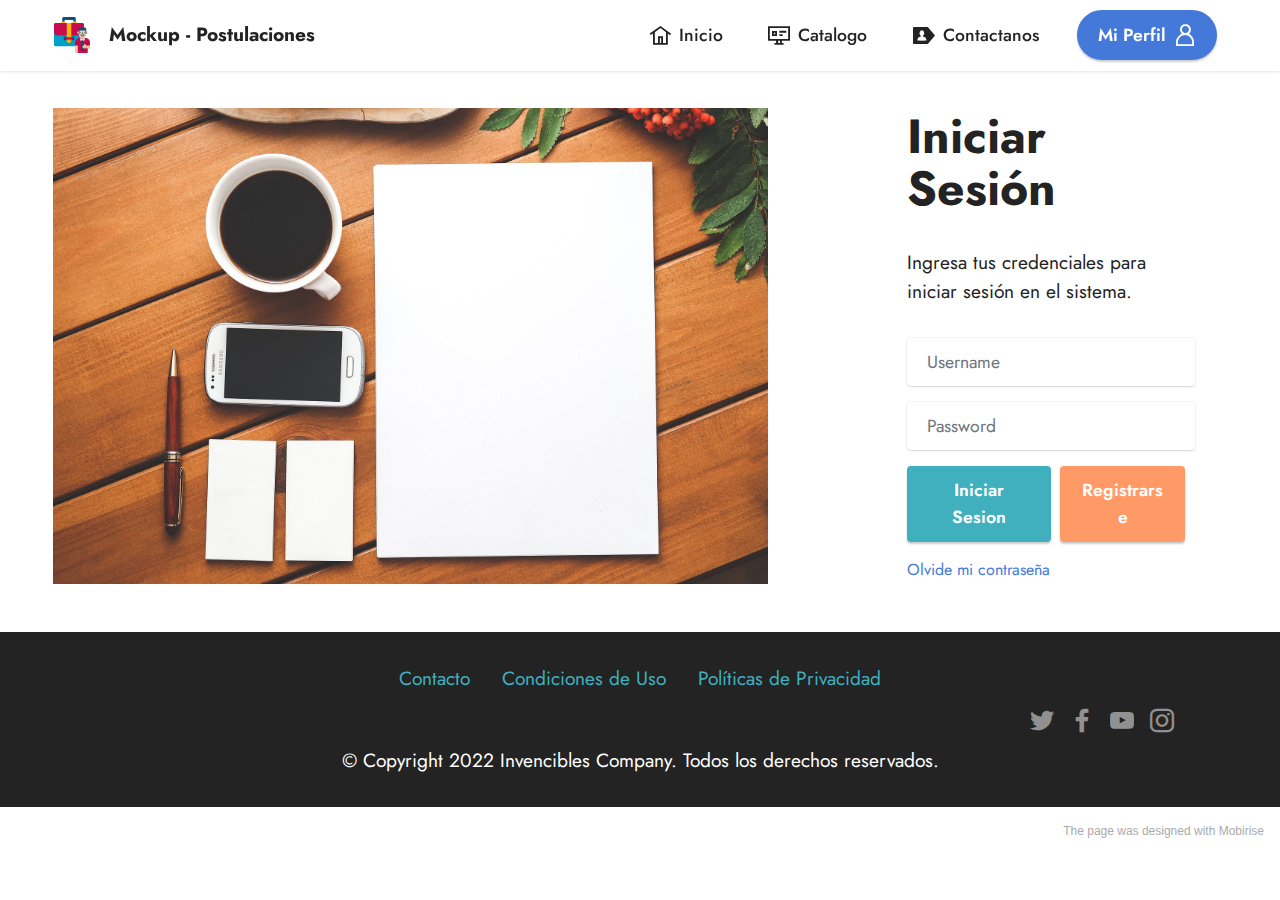
<file: index.html>
<!DOCTYPE html>
<html>

<head>
    <!-- Google tag (gtag.js) -->
    <script async src="https://www.googletagmanager.com/gtag/js?id=G-Z91E42SBD4"></script>
    <script>
        window.dataLayer = window.dataLayer || [];

        function gtag() {
            dataLayer.push(arguments);
        }
        gtag('js', new Date());

        gtag('config', 'G-Z91E42SBD4');
    </script>
    <!-- Google tag (gtag.js) -->
    <script async src="https://www.googletagmanager.com/gtag/js?id=G-3NCBQJDWBE"></script>
    <script>
        window.dataLayer = window.dataLayer || [];
        function gtag(){dataLayer.push(arguments);}
        gtag('js', new Date());

        gtag('config', 'G-3NCBQJDWBE');
    </script>
    <!-- Site made with Mobirise Website Builder v5.5.9, https://mobirise.com -->
    <meta charset="UTF-8">
    <meta http-equiv="X-UA-Compatible" content="IE=edge">
    <meta name="generator" content="Mobirise v5.5.9, mobirise.com">
    <meta name="twitter:card" content="summary_large_image" />
    <meta name="twitter:image:src" content="assets/images/index-meta.jpg">
    <meta property="og:image" content="assets/images/index-meta.jpg">
    <meta name="twitter:title" content="Login">
    <meta name="viewport" content="width=device-width, initial-scale=1, minimum-scale=1">
    <link rel="shortcut icon" href="assets/images/trabajo-1-96x96.png" type="image/x-icon">
    <meta name="description" content="">


    <title>Login</title>
    <link rel="stylesheet" href="assets/web/assets/mobirise-icons2/mobirise2.css">
    <link rel="stylesheet" href="assets/bootstrap/css/bootstrap.min.css">
    <link rel="stylesheet" href="assets/bootstrap/css/bootstrap-grid.min.css">
    <link rel="stylesheet" href="assets/bootstrap/css/bootstrap-reboot.min.css">
    <link rel="stylesheet" href="assets/animatecss/animate.css">
    <link rel="stylesheet" href="assets/dropdown/css/style.css">
    <link rel="stylesheet" href="assets/socicon/css/styles.css">
    <link rel="stylesheet" href="assets/theme/css/style.css">
    <link rel="preload" href="https://fonts.googleapis.com/css?family=Jost:100,200,300,400,500,600,700,800,900,100i,200i,300i,400i,500i,600i,700i,800i,900i&display=swap" as="style" onload="this.onload=null;this.rel='stylesheet'">
    <noscript><link rel="stylesheet" href="https://fonts.googleapis.com/css?family=Jost:100,200,300,400,500,600,700,800,900,100i,200i,300i,400i,500i,600i,700i,800i,900i&display=swap"></noscript>
    <link rel="preload" as="style" href="assets/mobirise/css/mbr-additional.css">
    <link rel="stylesheet" href="assets/mobirise/css/mbr-additional.css" type="text/css">

</head>

<body>

    <section data-bs-version="5.1" class="menu menu2 cid-tlMXT4IBZZ" once="menu" id="menu2-1f">

        <nav class="navbar navbar-dropdown navbar-fixed-top navbar-expand-lg">
            <div class="container-fluid">
                <div class="navbar-brand">
                    <span class="navbar-logo">
                    <a href="index.html">
                        <img src="assets/images/trabajo-1-96x96.png" alt="Mobirise" style="height: 3rem;">
                    </a>
                </span>
                    <span class="navbar-caption-wrap"><a class="navbar-caption text-black text-primary display-7" href="index.html">Mockup - Postulaciones</a></span>
                </div>
                <button class="navbar-toggler" type="button" data-toggle="collapse" data-bs-toggle="collapse" data-target="#navbarSupportedContent" data-bs-target="#navbarSupportedContent" aria-controls="navbarNavAltMarkup" aria-expanded="false" aria-label="Toggle navigation">
                <div class="hamburger">
                    <span></span>
                    <span></span>
                    <span></span>
                    <span></span>
                </div>
            </button>
                <div class="collapse navbar-collapse" id="navbarSupportedContent">
                    <ul class="navbar-nav nav-dropdown" data-app-modern-menu="true">
                        <li class="nav-item"><a class="nav-link link text-black text-primary display-4" href="home.html#top"><span class="mobi-mbri mobi-mbri-home mbr-iconfont mbr-iconfont-btn"></span>Inicio</a></li>
                        <li class="nav-item"><a class="nav-link link text-black text-primary display-4" href="catalogo.html"><span class="mobi-mbri mobi-mbri-sites mbr-iconfont mbr-iconfont-btn"></span>Catalogo</a></li>
                        <li class="nav-item"><a class="nav-link link text-black text-primary display-4" href="contacto.html"><span class="socicon socicon-persona mbr-iconfont mbr-iconfont-btn"></span>Contactanos</a>
                        </li>
                    </ul>

                    <div class="navbar-buttons mbr-section-btn"><a class="btn btn-primary display-4" href="perfil.html#header11-1"><span class="mobi-mbri mobi-mbri-user mbr-iconfont mbr-iconfont-btn"></span>Mi Perfil</a></div>
                </div>
            </div>
        </nav>
    </section>

    <section data-bs-version="5.1" class="form3 cid-tlMo7eZPd1" id="form3-w">

        <div class="container-fluid">
            <div class="row justify-content-center">
                <div class="col-lg-7 col-12">
                    <div class="image-wrapper">
                        <img class="w-100" src="assets/images/mbr-1920x1280.jpg" alt="Mobirise">
                    </div>
                </div>
                <div class="col-lg-3 offset-lg-1 mbr-form" data-form-type="formoid">
                    <form action="https://mobirise.eu/" method="POST" class="mbr-form form-with-styler" data-form-title="Form Name"><input type="hidden" name="email" data-form-email="true" value="hY9TVihFHYPdi43Tw8hojI7B1Sx+8FJwbGkaMTL62BFqUfxz6VJHKIaA6LpX0pBizeznRygzWihxwtFNO3kmHLJmz+tTNP1+RC3h8W69lmQrO7XkcoHtkYn6UKU+X/+B">
                        <div class="row">
                            <div hidden="hidden" data-form-alert="" class="alert alert-success col-12">Ingresando...</div>
                            <div hidden="hidden" data-form-alert-danger="" class="alert alert-danger col-12">
                                Oops...! some problem!
                            </div>
                        </div>
                        <div class="dragArea row">
                            <div class="col-lg-12 col-md-12 col-sm-12">
                                <h1 class="mbr-section-title mb-4 display-2">
                                    <strong>Iniciar Sesión</strong></h1>
                            </div>
                            <div class="col-lg-12 col-md-12 col-sm-12">
                                <p class="mbr-text mbr-fonts-style mb-4 display-7">Ingresa tus credenciales para iniciar sesión en el sistema.</p>
                            </div>
                            <div data-for="name" class="col-lg-12 col-md col-sm-12 form-group mb-3">
                                <input type="text" name="name" placeholder="Username" data-form-field="name" class="form-control" value="" id="name-form3-w">
                            </div>
                            <div class="col-lg-12 col-md col-sm-12 form-group mb-3" data-for="password">
                                <input type="password" name="password" placeholder="Password" data-form-field="password" class="form-control" value="" id="password-form3-w">
                            </div>
                            <div class="col-md-auto col-12 d-md-flex d-block mbr-section-btn">
                                <button type="submit" class="btn btn-success display-4">Iniciar Sesion</button>
                                <a href="registrarse.html" class="col-md-6"><Button type="button" class="btn btn-danger display-4">Registrarse</Button></a>
                            </div>
                            <div class="col-md-auto col-12">
                                <a href="recuperar cuenta.html" class="text-primary">Olvide mi contraseña</a>
                            </div>
                        </div>
                    </form>
                </div>
                <div class="offset-lg-1"></div>
            </div>
        </div>
    </section>

    <section data-bs-version="5.1" class="footer3 cid-tlMt9ZdHmh" once="footers" id="footer3-11">
        <div class="container">
            <div class="media-container-row align-center mbr-white">
                <div class="row row-links">
                    <ul class="foot-menu">

                        <li class="foot-menu-item mbr-fonts-style display-7"><a href="contacto.html" class="text-success">Contacto</a><br></li>
                        <li class="foot-menu-item mbr-fonts-style display-7"><a href="privacidad-y condiciones.html" class="text-success" target="_blank">Condiciones de Uso</a><br></li>
                        <li class="foot-menu-item mbr-fonts-style display-7"><a href="privacidad-y condiciones.html" class="text-success" target="_blank">Políticas de Privacidad</a><br></li>
                    </ul>
                </div>
                <div class="row social-row">
                    <div class="social-list align-right pb-2">
                        <div class="soc-item">
                            <a href="https://twitter.com/mobirise" target="_blank">
                                <span class="socicon-twitter socicon mbr-iconfont mbr-iconfont-social"></span>
                            </a>
                        </div>
                        <div class="soc-item">
                            <a href="https://www.facebook.com/pages/Mobirise/1616226671953247" target="_blank">
                                <span class="socicon-facebook socicon mbr-iconfont mbr-iconfont-social"></span>
                            </a>
                        </div>
                        <div class="soc-item">
                            <a href="https://www.youtube.com/c/mobirise" target="_blank">
                                <span class="socicon-youtube socicon mbr-iconfont mbr-iconfont-social"></span>
                            </a>
                        </div>
                        <div class="soc-item">
                            <a href="https://instagram.com/mobirise" target="_blank">
                                <span class="mbr-iconfont mbr-iconfont-social socicon-instagram socicon"></span>
                            </a>
                        </div>
                    </div>
                </div>
                <div class="row row-copirayt">
                    <p class="mbr-text mb-0 mbr-fonts-style mbr-white align-center display-7">
                        © Copyright 2022 Invencibles Company. Todos los derechos reservados.</p>
                </div>
            </div>
        </div>
    </section>
    <section style="background-color: #fff; font-family: -apple-system, BlinkMacSystemFont, 'Segoe UI', 'Roboto', 'Helvetica Neue', Arial, sans-serif; color:#aaa; font-size:12px; padding: 0; align-items: center; display: flex;">
        <a href="https://mobirise.site/b" style="flex: 1 1; height: 3rem; padding-left: 1rem;"></a>
        <p style="flex: 0 0 auto; margin:0; padding-right:1rem;"><a href="https://mobirise.site/c" style="color:#aaa;">The</a> page was designed with Mobirise</p>
    </section>
    <script src="assets/bootstrap/js/bootstrap.bundle.min.js"></script>
    <script src="assets/smoothscroll/smooth-scroll.js"></script>
    <script src="assets/ytplayer/index.js"></script>
    <script src="assets/dropdown/js/navbar-dropdown.js"></script>
    <script src="assets/theme/js/script.js"></script>
    <script src="assets/formoid/formoid.min.js"></script>


    <div id="scrollToTop" class="scrollToTop mbr-arrow-up"><a style="text-align: center;"><i class="mbr-arrow-up-icon mbr-arrow-up-icon-cm cm-icon cm-icon-smallarrow-up"></i></a></div>
    <input name="animation" type="hidden">
</body>

</html>
</file>
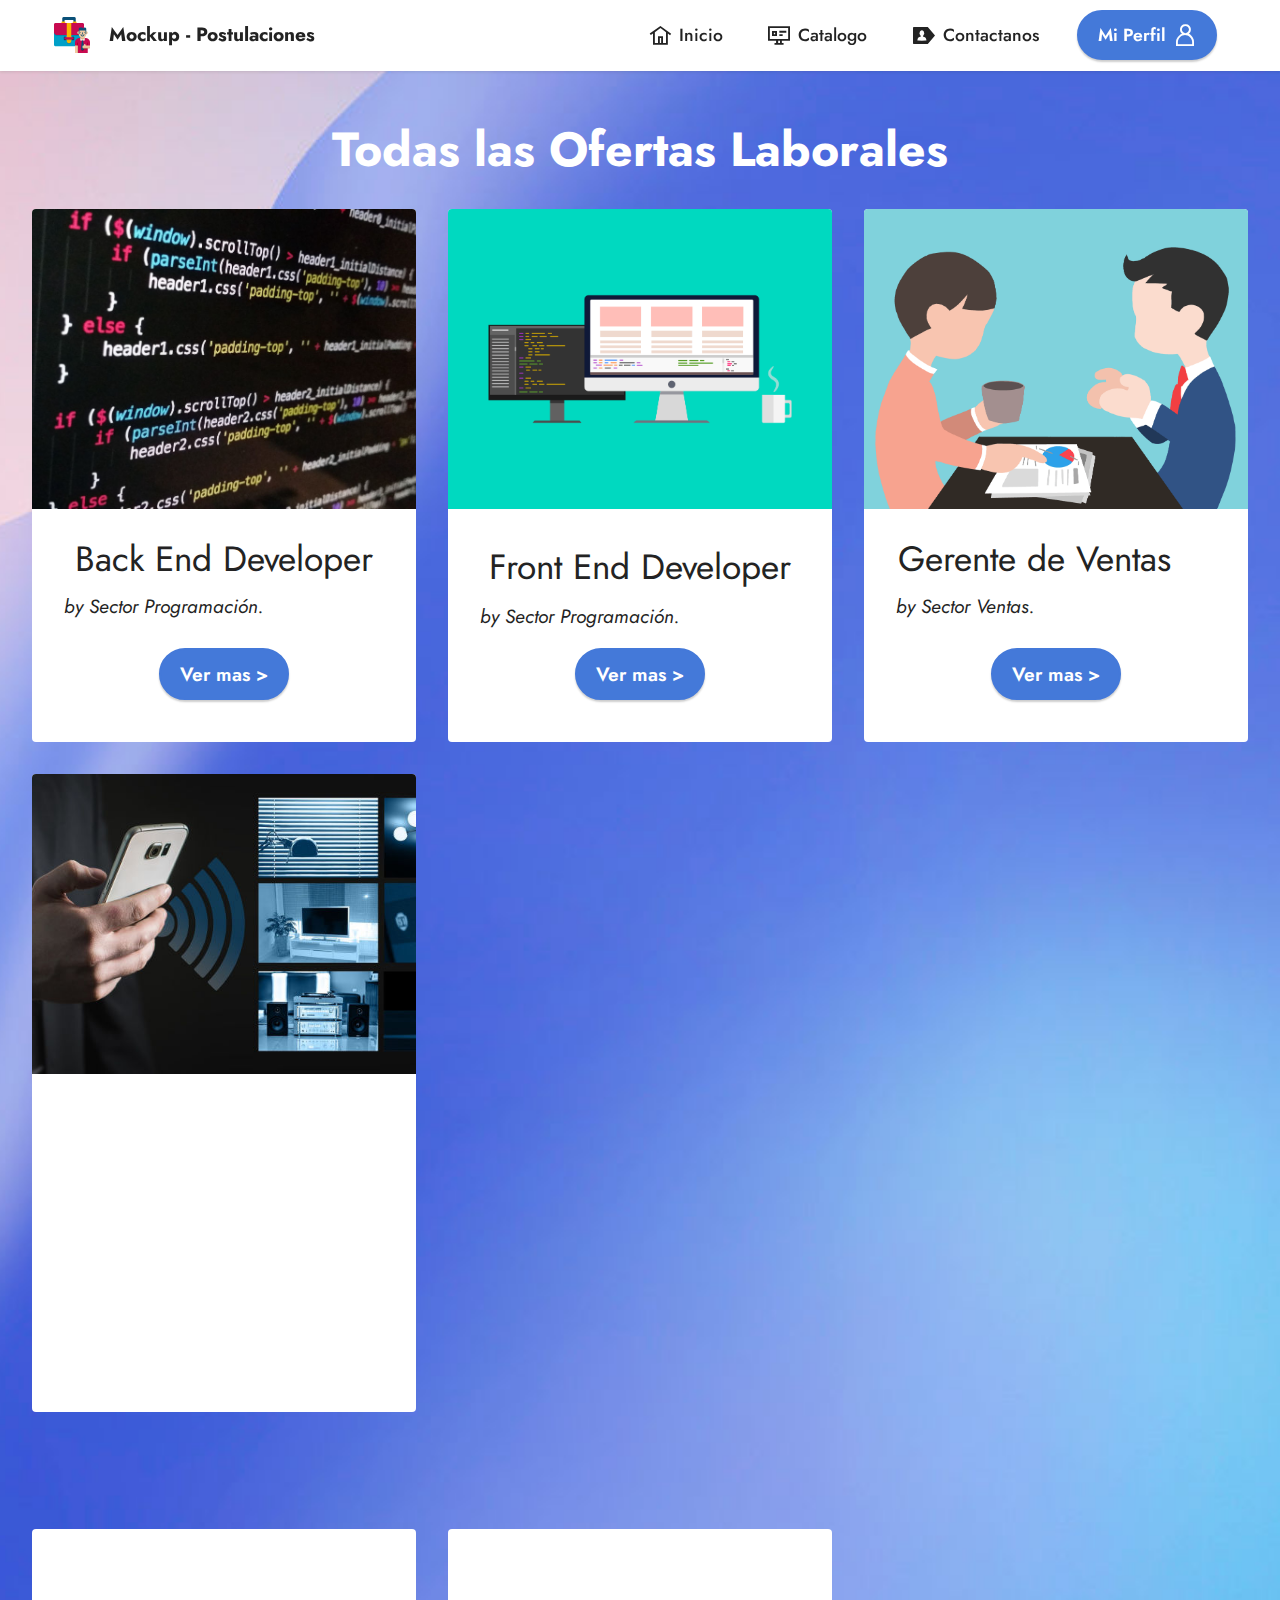
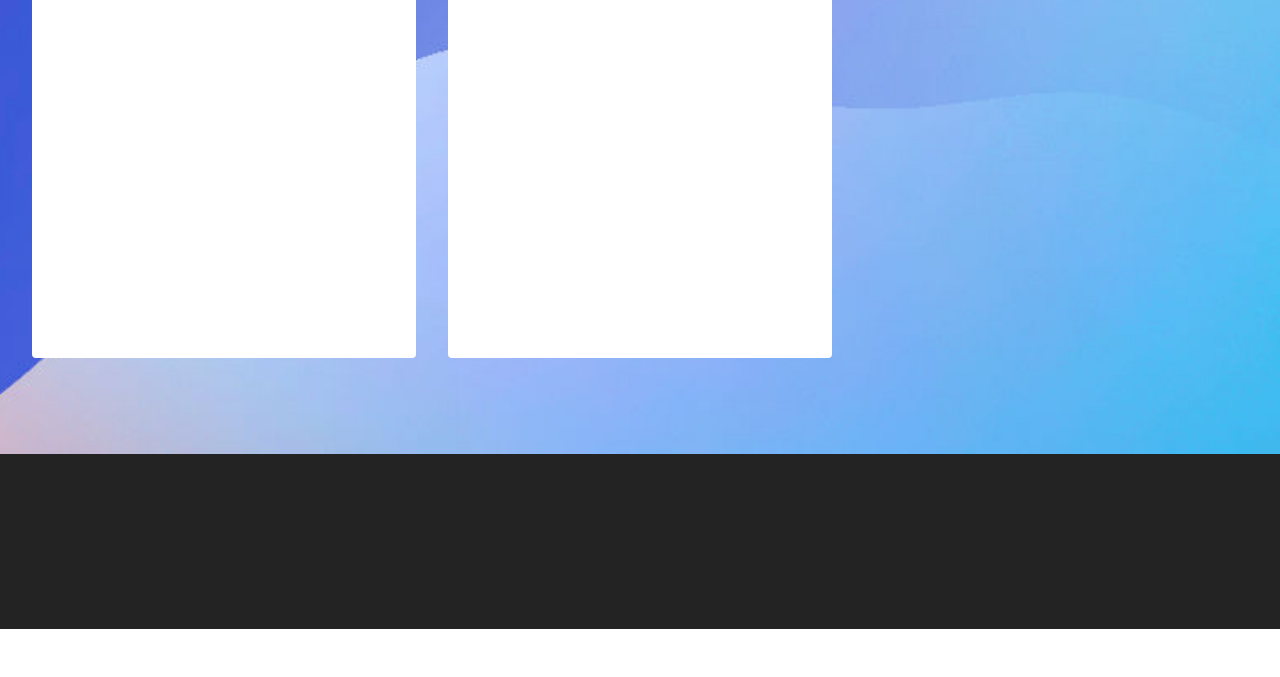
<file: catalogo.html>
<!DOCTYPE html>
<html>

<head>
    <!-- Google tag (gtag.js) -->
    <script async src="https://www.googletagmanager.com/gtag/js?id=G-Z91E42SBD4"></script>
    <script>
        window.dataLayer = window.dataLayer || [];

        function gtag() {
            dataLayer.push(arguments);
        }
        gtag('js', new Date());

        gtag('config', 'G-Z91E42SBD4');
    </script>
    <!-- Google tag (gtag.js) -->
    <script async src="https://www.googletagmanager.com/gtag/js?id=G-3NCBQJDWBE"></script>
    <script>
        window.dataLayer = window.dataLayer || [];
        function gtag(){dataLayer.push(arguments);}
        gtag('js', new Date());

        gtag('config', 'G-3NCBQJDWBE');
    </script>
    <!-- Site made with Mobirise Website Builder v5.5.9, https://mobirise.com -->
    <meta charset="UTF-8">
    <meta http-equiv="X-UA-Compatible" content="IE=edge">
    <meta name="generator" content="Mobirise v5.5.9, mobirise.com">
    <meta name="viewport" content="width=device-width, initial-scale=1, minimum-scale=1">
    <link rel="shortcut icon" href="assets/images/trabajo-1-96x96.png" type="image/x-icon">
    <meta name="description" content="">


    <title>Catalogo</title>
    <link rel="stylesheet" href="assets/web/assets/mobirise-icons2/mobirise2.css">
    <link rel="stylesheet" href="assets/bootstrap/css/bootstrap.min.css">
    <link rel="stylesheet" href="assets/bootstrap/css/bootstrap-grid.min.css">
    <link rel="stylesheet" href="assets/bootstrap/css/bootstrap-reboot.min.css">
    <link rel="stylesheet" href="assets/animatecss/animate.css">
    <link rel="stylesheet" href="assets/dropdown/css/style.css">
    <link rel="stylesheet" href="assets/socicon/css/styles.css">
    <link rel="stylesheet" href="assets/theme/css/style.css">
    <link rel="preload" href="https://fonts.googleapis.com/css?family=Jost:100,200,300,400,500,600,700,800,900,100i,200i,300i,400i,500i,600i,700i,800i,900i&display=swap" as="style" onload="this.onload=null;this.rel='stylesheet'">
    <noscript>
        <link rel="stylesheet"
            href="https://fonts.googleapis.com/css?family=Jost:100,200,300,400,500,600,700,800,900,100i,200i,300i,400i,500i,600i,700i,800i,900i&display=swap">
    </noscript>
    <link rel="preload" as="style" href="assets/mobirise/css/mbr-additional.css">
    <link rel="stylesheet" href="assets/mobirise/css/mbr-additional.css" type="text/css">



</head>

<body>

    <section data-bs-version="5.1" class="menu menu2 cid-tlMXT4IBZZ" once="menu" id="menu2-1f">

        <nav class="navbar navbar-dropdown navbar-fixed-top navbar-expand-lg">
            <div class="container-fluid">
                <div class="navbar-brand">
                    <span class="navbar-logo">
                        <a href="index.html">
                            <img src="assets/images/trabajo-1-96x96.png" alt="Mobirise" style="height: 3rem;">
                        </a>
                    </span>
                    <span class="navbar-caption-wrap"><a class="navbar-caption text-black text-primary display-7"
                            href="index.html">Mockup - Postulaciones</a></span>
                </div>
                <button class="navbar-toggler" type="button" data-toggle="collapse" data-bs-toggle="collapse" data-target="#navbarSupportedContent" data-bs-target="#navbarSupportedContent" aria-controls="navbarNavAltMarkup" aria-expanded="false" aria-label="Toggle navigation">
                    <div class="hamburger">
                        <span></span>
                        <span></span>
                        <span></span>
                        <span></span>
                    </div>
                </button>
                <div class="collapse navbar-collapse" id="navbarSupportedContent">
                    <ul class="navbar-nav nav-dropdown" data-app-modern-menu="true">
                        <li class="nav-item"><a class="nav-link link text-black text-primary display-4" href="home.html#top"><span
                                    class="mobi-mbri mobi-mbri-home mbr-iconfont mbr-iconfont-btn"></span>Inicio</a>
                        </li>
                        <li class="nav-item"><a class="nav-link link text-black text-primary display-4" href="catalogo.html"><span
                                    class="mobi-mbri mobi-mbri-sites mbr-iconfont mbr-iconfont-btn"></span>Catalogo</a>
                        </li>
                        <li class="nav-item"><a class="nav-link link text-black text-primary display-4" href="contacto.html"><span
                                    class="socicon socicon-persona mbr-iconfont mbr-iconfont-btn"></span>Contactanos</a>
                        </li>
                    </ul>

                    <div class="navbar-buttons mbr-section-btn"><a class="btn btn-primary display-4" href="perfil.html#header11-1"><span
                                class="mobi-mbri mobi-mbri-user mbr-iconfont mbr-iconfont-btn"></span>Mi Perfil</a></div>
                </div>
            </div>
        </nav>
    </section>

    <section data-bs-version="5.1" class="gallery2 cid-tlMVhEGp0M" id="gallery2-1d">


        <div class="container-fluid">
            <div class="mbr-section-head">
                <h4 class="mbr-section-title mbr-fonts-style align-center mb-0 display-2"><strong>Todas las Ofertas
                        Laborales</strong></h4>

            </div>
            <div class="row mt-4">
                <div class="item features-image сol-12 col-md-6 col-lg-4">
                    <div class="item-wrapper">
                        <div class="item-img">
                            <img src="assets/images/mbr-1139x641.jpg" alt="">
                        </div>
                        <div class="item-content">
                            <h5 class="item-title mbr-fonts-style display-5">
                                <p>Back End Developer</p>
                            </h5>
                            <h6 class="item-subtitle mbr-fonts-style mt-1 display-7"><em>by Sector Programación.</em>
                            </h6>

                        </div>
                        <div class="mbr-section-btn item-footer mt-2"><a href="OfertaLaboral.html" class="btn btn-primary item-btn display-7">Ver mas &gt;</a></div>
                    </div>
                </div>
                <div class="item features-image сol-12 col-md-6 col-lg-4">
                    <div class="item-wrapper">
                        <div class="item-img">
                            <img src="assets/images/mbr-1139x806.png" alt="">
                        </div>
                        <div class="item-content">
                            <h5 class="item-title mbr-fonts-style display-5">Front End Developer</h5>
                            <h6 class="item-subtitle mbr-fonts-style mt-1 display-7"><em>by Sector Programación.</em>
                            </h6>

                        </div>
                        <div class="mbr-section-btn item-footer mt-2"><a href="OfertaLaboral.html" class="btn btn-primary item-btn display-7">Ver mas &gt;</a></div>
                    </div>
                </div>
                <div class="item features-image сol-12 col-md-6 col-lg-4">
                    <div class="item-wrapper">
                        <div class="item-img">
                            <img src="assets/images/mbr-1139x886.png" alt="">
                        </div>
                        <div class="item-content">
                            <h5 class="item-title mbr-fonts-style display-5">
                                <p>Gerente de Ventas&nbsp;&nbsp;&nbsp;&nbsp;</p>
                            </h5>
                            <h6 class="item-subtitle mbr-fonts-style mt-1 display-7"><em>by Sector Ventas.</em></h6>

                        </div>
                        <div class="mbr-section-btn item-footer mt-2"><a href="OfertaLaboral.html" class="btn btn-primary item-btn display-7">Ver mas &gt;</a></div>
                    </div>
                </div>
                <div class="item features-image сol-12 col-md-6 col-lg-4">
                    <div class="item-wrapper">
                        <div class="item-img">
                            <img src="assets/images/mbr-1139x397.jpg" alt="" title="">
                        </div>
                        <div class="item-content">
                            <h5 class="item-title mbr-fonts-style display-5">Supervisor de Sistema de Seguridad</h5>
                            <h6 class="item-subtitle mbr-fonts-style mt-1 display-7"><em>by Sector Seguridad</em></h6>

                        </div>
                        <div class="mbr-section-btn item-footer mt-2"><a href="OfertaLaboral.html" class="btn btn-primary item-btn display-7">Ver mas &gt;</a></div>
                    </div>
                </div>
            </div>
            <div class="mbr-section-head">
                <h4 class="mbr-section-title mbr-fonts-style align-center mb-0 display-2"><strong>Ofertas cerradas</strong></h4>

            </div>
            <div class="row mt-4">
                <div class="item features-image сol-12 col-md-6 col-lg-4">
                    <div class="item-wrapper">
                        <div class="item-img">
                            <img src="assets/images/qa-tester.jpg" alt="">
                        </div>
                        <div class="item-content">
                            <h5 class="item-title mbr-fonts-style display-5">
                                <p>QA Tester</p>
                            </h5>
                            <h6 class="item-subtitle mbr-fonts-style mt-1 display-7"><em>by Sector Programación.</em>
                            </h6>

                        </div>
                    </div>
                </div>
                <div class="item features-image сol-12 col-md-6 col-lg-4">
                    <div class="item-wrapper">
                        <div class="item-img">
                            <img src="assets/images/devops.jpg" alt="">
                        </div>
                        <div class="item-content">
                            <h5 class="item-title mbr-fonts-style display-5">Ingeniero Devops</h5>
                            <h6 class="item-subtitle mbr-fonts-style mt-1 display-7"><em>by Sector Programación.</em>
                            </h6>

                        </div>
                    </div>
                </div>
            </div>    
        </div>
    </section>

    <section data-bs-version="5.1" class="footer3 cid-tlMt9ZdHmh" once="footers" id="footer3-11">





        <div class="container">
            <div class="media-container-row align-center mbr-white">
                <div class="row row-links">
                    <ul class="foot-menu">





                        <li class="foot-menu-item mbr-fonts-style display-7"><a href="contacto.html" class="text-success">Contacto</a><br></li>
                        <li class="foot-menu-item mbr-fonts-style display-7"><a href="privacidad-y condiciones.html" class="text-success" target="_blank">Condiciones de Uso</a><br></li>
                        <li class="foot-menu-item mbr-fonts-style display-7"><a href="privacidad-y condiciones.html" class="text-success" target="_blank">Políticas de Privacidad</a><br></li>
                    </ul>
                </div>
                <div class="row social-row">
                    <div class="social-list align-right pb-2">






                        <div class="soc-item">
                            <a href="https://twitter.com/mobirise" target="_blank">
                                <span class="socicon-twitter socicon mbr-iconfont mbr-iconfont-social"></span>
                            </a>
                        </div>
                        <div class="soc-item">
                            <a href="https://www.facebook.com/pages/Mobirise/1616226671953247" target="_blank">
                                <span class="socicon-facebook socicon mbr-iconfont mbr-iconfont-social"></span>
                            </a>
                        </div>
                        <div class="soc-item">
                            <a href="https://www.youtube.com/c/mobirise" target="_blank">
                                <span class="socicon-youtube socicon mbr-iconfont mbr-iconfont-social"></span>
                            </a>
                        </div>
                        <div class="soc-item">
                            <a href="https://instagram.com/mobirise" target="_blank">
                                <span class="mbr-iconfont mbr-iconfont-social socicon-instagram socicon"></span>
                            </a>
                        </div>
                    </div>
                </div>
                <div class="row row-copirayt">
                    <p class="mbr-text mb-0 mbr-fonts-style mbr-white align-center display-7">
                        © Copyright 2022 Invencibles Company. Todos los derechos reservados.</p>
                </div>
            </div>
        </div>
    </section>
    <section style="background-color: #fff; font-family: -apple-system, BlinkMacSystemFont, 'Segoe UI', 'Roboto', 'Helvetica Neue', Arial, sans-serif; color:#aaa; font-size:12px; padding: 0; align-items: center; display: flex;">
        <a href="https://mobirise.site/v" style="flex: 1 1; height: 3rem; padding-left: 1rem;"></a>
        <p style="flex: 0 0 auto; margin:0; padding-right:1rem;">Mobirise website maker - <a href="https://mobirise.site/n" style="color:#aaa;">Learn more</a></p>
    </section>
    <script src="assets/bootstrap/js/bootstrap.bundle.min.js"></script>
    <script src="assets/smoothscroll/smooth-scroll.js"></script>
    <script src="assets/ytplayer/index.js"></script>
    <script src="assets/dropdown/js/navbar-dropdown.js"></script>
    <script src="assets/theme/js/script.js"></script>


    <div id="scrollToTop" class="scrollToTop mbr-arrow-up"><a style="text-align: center;"><i
                class="mbr-arrow-up-icon mbr-arrow-up-icon-cm cm-icon cm-icon-smallarrow-up"></i></a></div>
    <input name="animation" type="hidden">
</body>

</html>
</file>
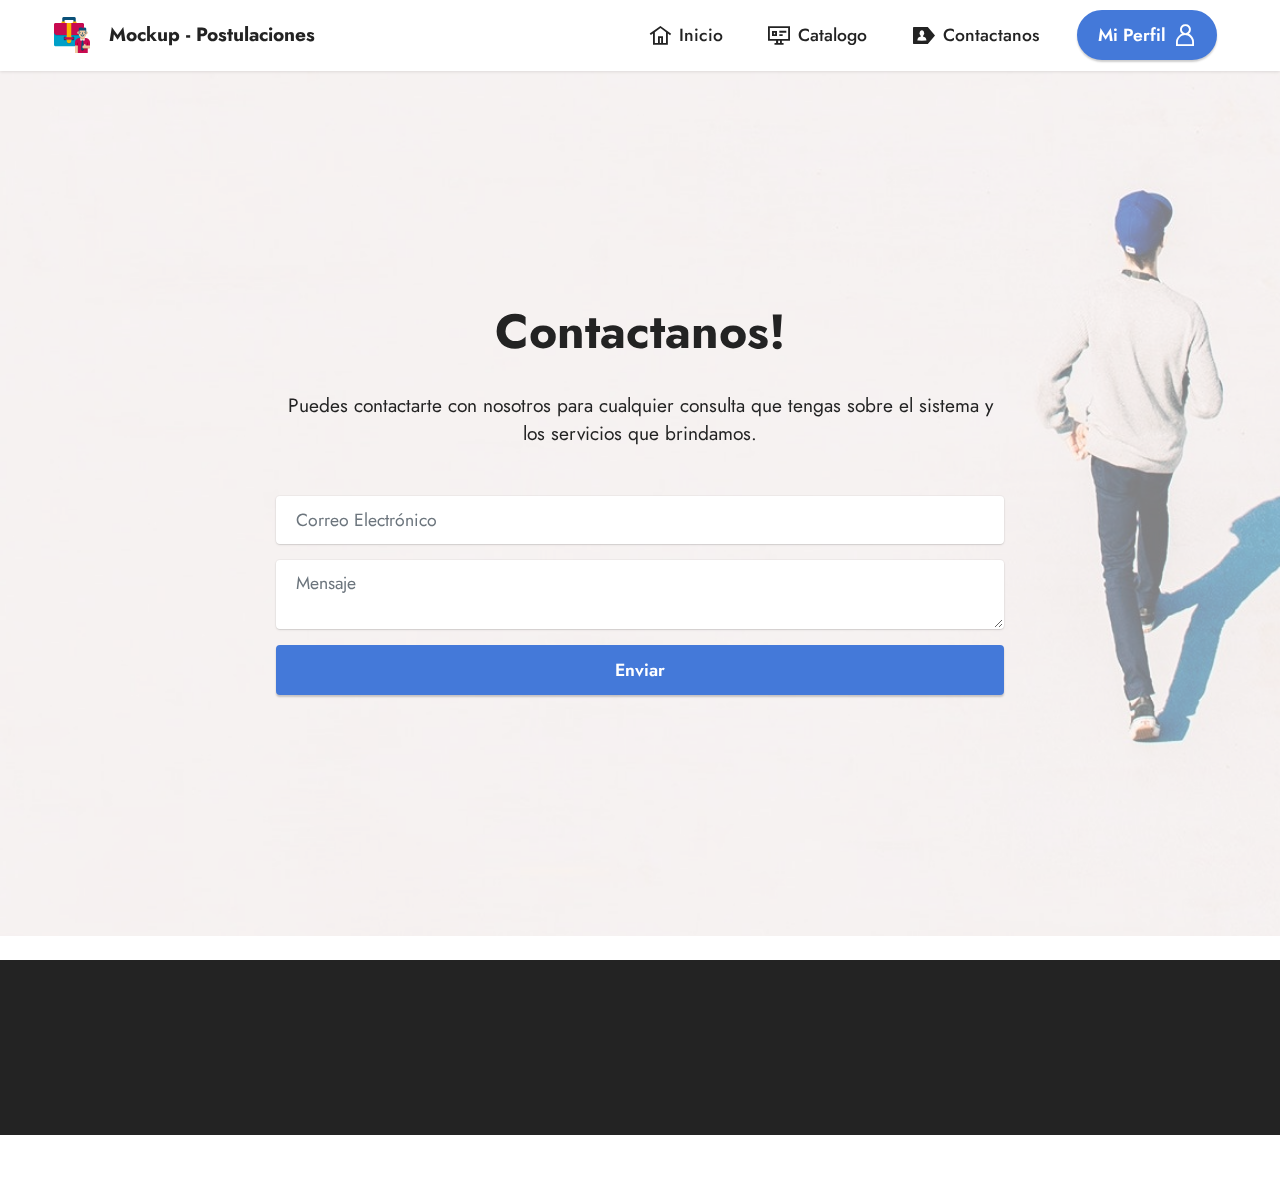
<file: contacto.html>
<!DOCTYPE html>
<html>

<head>
    <!-- Google tag (gtag.js) -->
    <script async src="https://www.googletagmanager.com/gtag/js?id=G-Z91E42SBD4"></script>
    <script>
        window.dataLayer = window.dataLayer || [];

        function gtag() {
            dataLayer.push(arguments);
        }
        gtag('js', new Date());

        gtag('config', 'G-Z91E42SBD4');
    </script>
    <!-- Google tag (gtag.js) -->
    <script async src="https://www.googletagmanager.com/gtag/js?id=G-3NCBQJDWBE"></script>
    <script>
        window.dataLayer = window.dataLayer || [];
        function gtag(){dataLayer.push(arguments);}
        gtag('js', new Date());

        gtag('config', 'G-3NCBQJDWBE');
    </script>
    <!-- Site made with Mobirise Website Builder v5.5.9, https://mobirise.com -->
    <meta charset="UTF-8">
    <meta http-equiv="X-UA-Compatible" content="IE=edge">
    <meta name="generator" content="Mobirise v5.5.9, mobirise.com">
    <meta name="viewport" content="width=device-width, initial-scale=1, minimum-scale=1">
    <link rel="shortcut icon" href="assets/images/trabajo-1-96x96.png" type="image/x-icon">
    <meta name="description" content="">


    <title>Contacto</title>
    <link rel="stylesheet" href="assets/web/assets/mobirise-icons2/mobirise2.css">
    <link rel="stylesheet" href="assets/bootstrap/css/bootstrap.min.css">
    <link rel="stylesheet" href="assets/bootstrap/css/bootstrap-grid.min.css">
    <link rel="stylesheet" href="assets/bootstrap/css/bootstrap-reboot.min.css">
    <link rel="stylesheet" href="assets/parallax/jarallax.css">
    <link rel="stylesheet" href="assets/animatecss/animate.css">
    <link rel="stylesheet" href="assets/dropdown/css/style.css">
    <link rel="stylesheet" href="assets/socicon/css/styles.css">
    <link rel="stylesheet" href="assets/theme/css/style.css">
    <link rel="preload" href="https://fonts.googleapis.com/css?family=Jost:100,200,300,400,500,600,700,800,900,100i,200i,300i,400i,500i,600i,700i,800i,900i&display=swap" as="style" onload="this.onload=null;this.rel='stylesheet'">
    <noscript>
        <link rel="stylesheet"
            href="https://fonts.googleapis.com/css?family=Jost:100,200,300,400,500,600,700,800,900,100i,200i,300i,400i,500i,600i,700i,800i,900i&display=swap">
    </noscript>
    <link rel="preload" as="style" href="assets/mobirise/css/mbr-additional.css">
    <link rel="stylesheet" href="assets/mobirise/css/mbr-additional.css" type="text/css">


</head>

<body>

    <section data-bs-version="5.1" class="menu menu2 cid-tlMXT4IBZZ" once="menu" id="menu2-1f">

        <nav class="navbar navbar-dropdown navbar-fixed-top navbar-expand-lg">
            <div class="container-fluid">
                <div class="navbar-brand">
                    <span class="navbar-logo">
                        <a href="index.html">
                            <img src="assets/images/trabajo-1-96x96.png" alt="Mobirise" style="height: 3rem;">
                        </a>
                    </span>
                    <span class="navbar-caption-wrap"><a class="navbar-caption text-black text-primary display-7"
                            href="index.html">Mockup - Postulaciones</a></span>
                </div>
                <button class="navbar-toggler" type="button" data-toggle="collapse" data-bs-toggle="collapse" data-target="#navbarSupportedContent" data-bs-target="#navbarSupportedContent" aria-controls="navbarNavAltMarkup" aria-expanded="false" aria-label="Toggle navigation">
                    <div class="hamburger">
                        <span></span>
                        <span></span>
                        <span></span>
                        <span></span>
                    </div>
                </button>
                <div class="collapse navbar-collapse" id="navbarSupportedContent">
                    <ul class="navbar-nav nav-dropdown" data-app-modern-menu="true">
                        <li class="nav-item"><a class="nav-link link text-black text-primary display-4" href="home.html#top"><span
                                    class="mobi-mbri mobi-mbri-home mbr-iconfont mbr-iconfont-btn"></span>Inicio</a>
                        </li>
                        <li class="nav-item"><a class="nav-link link text-black text-primary display-4" href="catalogo.html"><span
                                    class="mobi-mbri mobi-mbri-sites mbr-iconfont mbr-iconfont-btn"></span>Catalogo</a>
                        </li>
                        <li class="nav-item"><a class="nav-link link text-black text-primary display-4" href="contacto.html"><span
                                    class="socicon socicon-persona mbr-iconfont mbr-iconfont-btn"></span>Contactanos</a>
                        </li>
                    </ul>

                    <div class="navbar-buttons mbr-section-btn"><a class="btn btn-primary display-4" href="perfil.html#header11-1"><span
                                class="mobi-mbri mobi-mbri-user mbr-iconfont mbr-iconfont-btn"></span>Mi Perfil</a></div>
                </div>
            </div>
        </nav>
    </section>

    <section data-bs-version="5.1" class="form1 cid-tlMUgV0U3d mbr-fullscreen mbr-parallax-background" id="form1-1c">



        <div class="mbr-overlay" style="opacity: 0.5; background-color: rgb(255, 255, 255);"></div>
        <div class="container">
            <div class="row justify-content-center">
                <div class="col-lg-8 mx-auto mbr-form" data-form-type="formoid">
                    <form action="https://mobirise.eu/" method="POST" class="mbr-form form-with-styler" data-form-title="Form Name"><input type="hidden" name="email" data-form-email="true" value="0be27YB/Kto+BoTEu8camI5zAVM7Qz12Uxrc/VvMzeWiy2QNBtXEpLGhsdC2OEX0MCjaxAH+d1luZoS3AJaANptJjNLj6pd+HsYi4iI3N2K9Z5pz00J3jrgwqCNCq9dw">
                        <div class="row">
                            <div hidden="hidden" data-form-alert="" class="alert alert-success col-12">Gracias por contactarte con nosotros, te responderemos a la brevedad.</div>
                            <div hidden="hidden" data-form-alert-danger="" class="alert alert-danger col-12">
                                Oops...! some problem!
                            </div>
                        </div>
                        <div class="dragArea row">
                            <div class="col-12">
                                <h1 class="mbr-section-title mb-4 mbr-fonts-style align-center display-2">
                                    <strong>Contactanos!</strong>
                                </h1>
                            </div>
                            <div class="col-12">
                                <p class="mbr-text mbr-fonts-style mb-5 align-center display-7">Puedes contactarte con nosotros para cualquier consulta que tengas sobre el sistema y los servicios que brindamos.
                                </p>
                            </div>
                            <div class="col-12 form-group mb-3" data-for="email">
                                <input type="email" name="email" placeholder="Correo Electrónico" data-form-field="Email" class="form-control" id="email-form1-1c">
                            </div>
                            <div class="col-12 form-group mb-3" data-for="name">
                                <textarea name="name" placeholder="Mensaje" data-form-field="Name" class="form-control" id="name-form1-1c"></textarea>
                            </div>
                            <div class="mbr-section-btn col-12"><button type="submit" class="btn btn-primary display-4">Enviar</button></div>
                        </div>
                    </form>
                </div>
            </div>
        </div>
    </section>

    <section data-bs-version="5.1" class="footer3 cid-tlMt9ZdHmh" once="footers" id="footer3-11">





        <div class="container">
            <div class="media-container-row align-center mbr-white">
                <div class="row row-links">
                    <ul class="foot-menu">





                        <li class="foot-menu-item mbr-fonts-style display-7"><a href="contacto.html" class="text-success">Contacto</a><br></li>
                        <li class="foot-menu-item mbr-fonts-style display-7"><a href="privacidad-y condiciones.html" class="text-success" target="_blank">Condiciones de Uso</a><br></li>
                        <li class="foot-menu-item mbr-fonts-style display-7"><a href="privacidad-y condiciones.html" class="text-success" target="_blank">Políticas de Privacidad</a><br></li>
                    </ul>
                </div>
                <div class="row social-row">
                    <div class="social-list align-right pb-2">






                        <div class="soc-item">
                            <a href="https://twitter.com/mobirise" target="_blank">
                                <span class="socicon-twitter socicon mbr-iconfont mbr-iconfont-social"></span>
                            </a>
                        </div>
                        <div class="soc-item">
                            <a href="https://www.facebook.com/pages/Mobirise/1616226671953247" target="_blank">
                                <span class="socicon-facebook socicon mbr-iconfont mbr-iconfont-social"></span>
                            </a>
                        </div>
                        <div class="soc-item">
                            <a href="https://www.youtube.com/c/mobirise" target="_blank">
                                <span class="socicon-youtube socicon mbr-iconfont mbr-iconfont-social"></span>
                            </a>
                        </div>
                        <div class="soc-item">
                            <a href="https://instagram.com/mobirise" target="_blank">
                                <span class="mbr-iconfont mbr-iconfont-social socicon-instagram socicon"></span>
                            </a>
                        </div>
                    </div>
                </div>
                <div class="row row-copirayt">
                    <p class="mbr-text mb-0 mbr-fonts-style mbr-white align-center display-7">
                        © Copyright 2022 Invencibles Company. Todos los derechos reservados.</p>
                </div>
            </div>
        </div>
    </section>
    <section style="background-color: #fff; font-family: -apple-system, BlinkMacSystemFont, 'Segoe UI', 'Roboto', 'Helvetica Neue', Arial, sans-serif; color:#aaa; font-size:12px; padding: 0; align-items: center; display: flex;">
        <a href="https://mobirise.site/s" style="flex: 1 1; height: 3rem; padding-left: 1rem;"></a>
        <p style="flex: 0 0 auto; margin:0; padding-right:1rem;">Designed with Mobirise <a href="https://mobirise.site/u" style="color:#aaa;">site</a> themes</p>
    </section>
    <script src="assets/bootstrap/js/bootstrap.bundle.min.js"></script>
    <script src="assets/parallax/jarallax.js"></script>
    <script src="assets/smoothscroll/smooth-scroll.js"></script>
    <script src="assets/ytplayer/index.js"></script>
    <script src="assets/dropdown/js/navbar-dropdown.js"></script>
    <script src="assets/theme/js/script.js"></script>
    <script src="assets/formoid/formoid.min.js"></script>


    <div id="scrollToTop" class="scrollToTop mbr-arrow-up"><a style="text-align: center;"><i
                class="mbr-arrow-up-icon mbr-arrow-up-icon-cm cm-icon cm-icon-smallarrow-up"></i></a></div>
    <input name="animation" type="hidden">
</body>

</html>
</file>
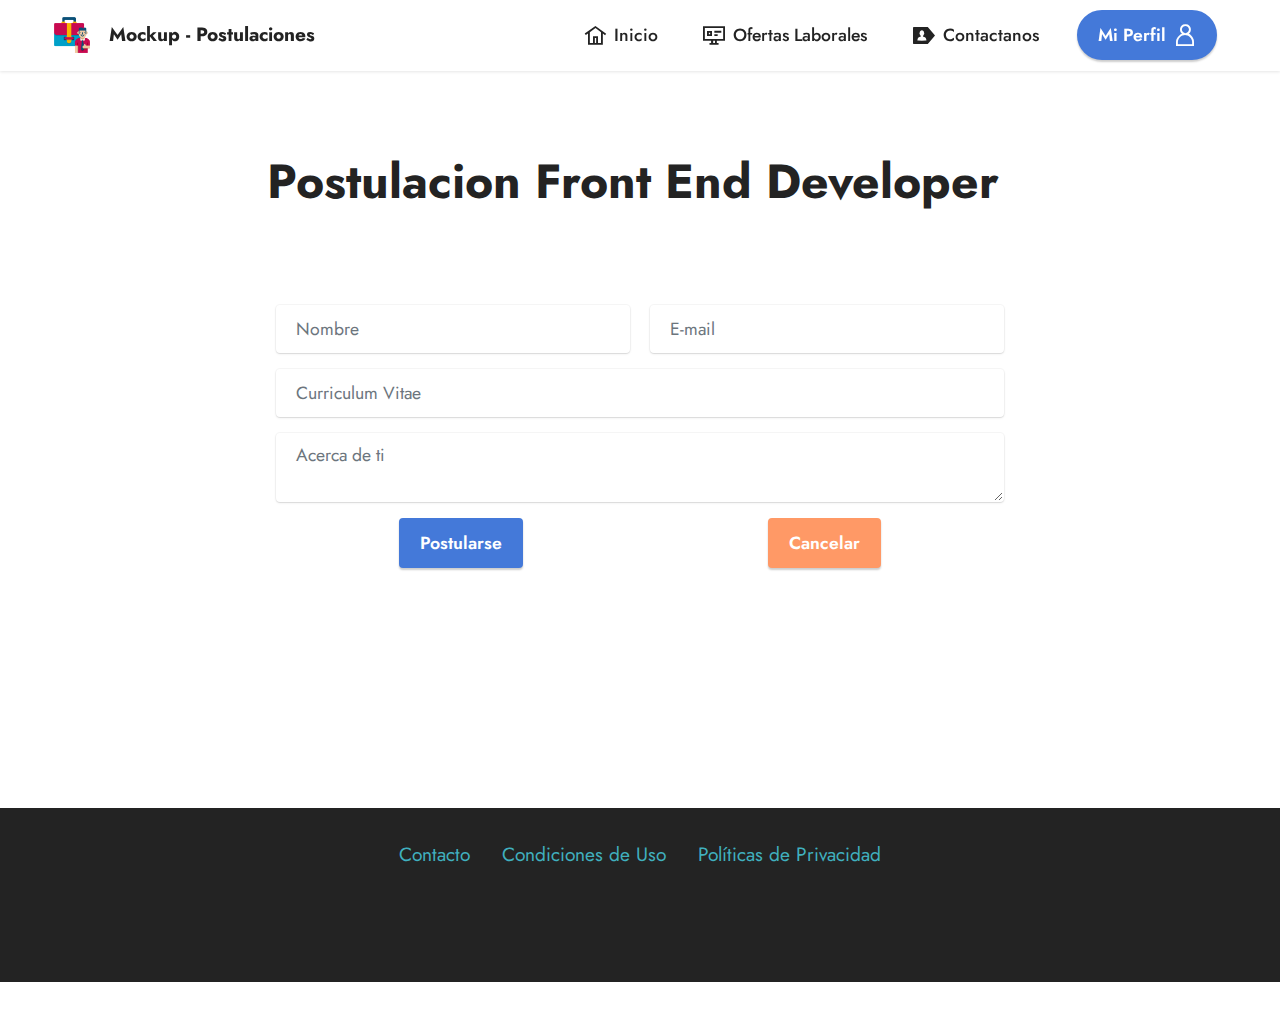
<file: formpostulaciones.html>
<!DOCTYPE html>
<html>

<head>
    <!-- Google tag (gtag.js) -->
    <script async src="https://www.googletagmanager.com/gtag/js?id=G-Z91E42SBD4"></script>
    <script>
        window.dataLayer = window.dataLayer || [];

        function gtag() {
            dataLayer.push(arguments);
        }
        gtag('js', new Date());

        gtag('config', 'G-Z91E42SBD4');
    </script>
    <!-- Google tag (gtag.js) -->
    <script async src="https://www.googletagmanager.com/gtag/js?id=G-3NCBQJDWBE"></script>
    <script>
        window.dataLayer = window.dataLayer || [];

        function gtag() {
            dataLayer.push(arguments);
        }
        gtag('js', new Date());

        gtag('config', 'G-3NCBQJDWBE');
    </script>
    <!-- Site made with Mobirise Website Builder v5.5.9, https://mobirise.com -->
    <meta charset="UTF-8">
    <meta http-equiv="X-UA-Compatible" content="IE=edge">
    <meta name="generator" content="Mobirise v5.5.9, mobirise.com">
    <meta name="viewport" content="width=device-width, initial-scale=1, minimum-scale=1">
    <link rel="shortcut icon" href="assets/images/trabajo-180x180.png" type="image/x-icon">
    <meta name="description" content="">


    <title>Formulario Postulaciones</title>
    <link rel="stylesheet" href="assets/web/assets/mobirise-icons2/mobirise2.css">
    <link rel="stylesheet" href="assets/bootstrap/css/bootstrap.min.css">
    <link rel="stylesheet" href="assets/bootstrap/css/bootstrap-grid.min.css">
    <link rel="stylesheet" href="assets/bootstrap/css/bootstrap-reboot.min.css">
    <link rel="stylesheet" href="assets/animatecss/animate.css">
    <link rel="stylesheet" href="assets/dropdown/css/style.css">
    <link rel="stylesheet" href="assets/socicon/css/styles.css">
    <link rel="stylesheet" href="assets/theme/css/style.css">
    <link rel="preload" href="https://fonts.googleapis.com/css?family=Jost:100,200,300,400,500,600,700,800,900,100i,200i,300i,400i,500i,600i,700i,800i,900i&display=swap" as="style" onload="this.onload=null;this.rel='stylesheet'">
    <noscript><link rel="stylesheet" href="https://fonts.googleapis.com/css?family=Jost:100,200,300,400,500,600,700,800,900,100i,200i,300i,400i,500i,600i,700i,800i,900i&display=swap"></noscript>
    <link rel="preload" as="style" href="assets/mobirise/css/mbr-additional.css">
    <link rel="stylesheet" href="assets/mobirise/css/mbr-additional.css" type="text/css">




</head>

<body>

    <section data-bs-version="5.1" class="menu menu2 cid-tlMXT4IBZZ" once="menu" id="menu2-24">

        <nav class="navbar navbar-dropdown navbar-fixed-top navbar-expand-lg mb-5">
            <div class="container-fluid">
                <div class="navbar-brand">
                    <span class="navbar-logo">
                    <a href="index.html">
                        <img src="assets/images/trabajo-180x180.png" alt="Mobirise" style="height: 3rem;">
                    </a>
                </span>
                    <span class="navbar-caption-wrap"><a class="navbar-caption text-black text-primary display-7" href="index.html">Mockup - Postulaciones</a></span>
                </div>
                <button class="navbar-toggler" type="button" data-toggle="collapse" data-bs-toggle="collapse" data-target="#navbarSupportedContent" data-bs-target="#navbarSupportedContent" aria-controls="navbarNavAltMarkup" aria-expanded="false" aria-label="Toggle navigation">
                <div class="hamburger">
                    <span></span>
                    <span></span>
                    <span></span>
                    <span></span>
                </div>
            </button>
                <div class="collapse navbar-collapse" id="navbarSupportedContent">
                    <ul class="navbar-nav nav-dropdown" data-app-modern-menu="true">
                        <li class="nav-item"><a class="nav-link link text-black text-primary display-4" href="home.html#top"><span class="mobi-mbri mobi-mbri-home mbr-iconfont mbr-iconfont-btn"></span>Inicio</a></li>
                        <li class="nav-item"><a class="nav-link link text-black text-primary display-4" href="catalogo.html"><span class="mobi-mbri mobi-mbri-sites mbr-iconfont mbr-iconfont-btn"></span>Ofertas Laborales</a></li>
                        <li class="nav-item"><a class="nav-link link text-black text-primary display-4" href="contacto.html"><span class="socicon socicon-persona mbr-iconfont mbr-iconfont-btn"></span>Contactanos</a>
                        </li>
                    </ul>

                    <div class="navbar-buttons mbr-section-btn"><a class="btn btn-primary display-4" href="perfil.html#header11-1"><span class="mobi-mbri mobi-mbri-user mbr-iconfont mbr-iconfont-btn"></span>Mi Perfil</a></div>
                </div>
            </div>
        </nav>
    </section>

    <section data-bs-version="5.1" class="form5 cid-tmqL1IpMxS py-5 mb-5" id="form5-25">


        <div class="container py-5">
            <div class="mbr-section-head">
                <h3 class="mbr-section-title mbr-fonts-style align-center mb-0 display-2"><strong>Postulacion Front End Developer&nbsp;</strong></h3>

            </div>
            <div class="row justify-content-center my-5 py-5">
                <div class="col-lg-8 mx-auto mbr-form" data-form-type="formoid">
                    <form action="https://mobirise.eu/" method="POST" class="mbr-form form-with-styler" data-verified="santiagobatto007@gmail.com" data-form-title="Form Name"><input type="hidden" name="email" data-form-email="true" value="e6CD6jyu0J28L1/LbchvvEnZ2+CRczwGAvGQbcrqpTfHX4ygUmHMwUicKuV/D7kVh2TPmmy3agP5hEjq3LFTZVRLMqoRooEvz3nFxLPQsVp6zGrVyAy5u05ShqWxEVfE">
                        <div class="row">
                            <div hidden="hidden" data-form-alert="" class="alert alert-success col-12">Thanks for filling out the form!</div>
                            <div hidden="hidden" data-form-alert-danger="" class="alert alert-danger col-12">
                                Oops...! some problem!
                            </div>
                        </div>
                        <div class="dragArea row">
                            <div class="col-md col-sm-12 form-group mb-3" data-for="name">
                                <input type="text" name="name" placeholder="Nombre" data-form-field="name" class="form-control" value="" id="name-form5-25">
                            </div>
                            <div class="col-md col-sm-12 form-group mb-3" data-for="email">
                                <input type="email" name="email" placeholder="E-mail" data-form-field="email" class="form-control" value="" id="email-form5-25">
                            </div>
                            <div class="col-12 form-group mb-3" data-for="url">
                                <input type="url" name="url" placeholder="Curriculum Vitae" data-form-field="url" class="form-control" value="" id="url-form5-25">
                            </div>
                            <div class="col-12 form-group mb-3" data-for="textarea">
                                <textarea name="textarea" placeholder="Acerca de ti" data-form-field="textarea" class="form-control" id="textarea-form5-25"></textarea>
                            </div>
                            <div class="col-lg-12 d-flex justify-content-around col-md-12 col-sm-12 align-center mbr-section-btn">
                                <button type="submit" class="btn btn-primary display-4">Postularse</button>
                                <a href="catalogo.html"><button type="button" class="btn btn-danger display-4">Cancelar</button></a>
                            </div>
                        </div>
                    </form>
                </div>
            </div>
        </div>
    </section>

    <section data-bs-version="5.1" class="footer3 cid-tlMt9ZdHmh mbr-reveal" once="footers" id="footer3-23">





        <div class="container">
            <div class="media-container-row align-center mbr-white">
                <div class="row row-links">
                    <ul class="foot-menu">





                        <li class="foot-menu-item mbr-fonts-style display-7"><a href="contacto.html" class="text-success">Contacto</a><br></li>
                        <li class="foot-menu-item mbr-fonts-style display-7"><a href="page5.html" class="text-success" target="_blank">Condiciones de Uso</a><br></li>
                        <li class="foot-menu-item mbr-fonts-style display-7"><a href="page6.html" class="text-success" target="_blank">Políticas de Privacidad</a><br></li>
                    </ul>
                </div>
                <div class="row social-row">
                    <div class="social-list align-right pb-2">






                        <div class="soc-item">
                            <a href="https://twitter.com/mobirise" target="_blank">
                                <span class="socicon-twitter socicon mbr-iconfont mbr-iconfont-social"></span>
                            </a>
                        </div>
                        <div class="soc-item">
                            <a href="https://www.facebook.com/pages/Mobirise/1616226671953247" target="_blank">
                                <span class="socicon-facebook socicon mbr-iconfont mbr-iconfont-social"></span>
                            </a>
                        </div>
                        <div class="soc-item">
                            <a href="https://www.youtube.com/c/mobirise" target="_blank">
                                <span class="socicon-youtube socicon mbr-iconfont mbr-iconfont-social"></span>
                            </a>
                        </div>
                    </div>
                </div>
                <div class="row row-copirayt">
                    <p class="mbr-text mb-0 mbr-fonts-style mbr-white align-center display-7">
                        © Copyright 2022 Invencibles Company. Todos los derechos reservados.</p>
                </div>
            </div>
        </div>
    </section>
    <section style="background-color: #fff; font-family: -apple-system, BlinkMacSystemFont, 'Segoe UI', 'Roboto', 'Helvetica Neue', Arial, sans-serif; color:#aaa; font-size:12px; padding: 0; align-items: center; display: flex;">
        <a href="https://mobirise.site/m" style="flex: 1 1; height: 3rem; padding-left: 1rem;"></a>
        <p style="flex: 0 0 auto; margin:0; padding-right:1rem;">Mobirise web page software - <a href="https://mobirise.site/n" style="color:#aaa;">Go here</a></p>
    </section>
    <script src="assets/bootstrap/js/bootstrap.bundle.min.js"></script>
    <script src="assets/smoothscroll/smooth-scroll.js"></script>
    <script src="assets/ytplayer/index.js"></script>
    <script src="assets/dropdown/js/navbar-dropdown.js"></script>
    <script src="assets/theme/js/script.js"></script>
    <script src="assets/formoid/formoid.min.js"></script>


    <div id="scrollToTop" class="scrollToTop mbr-arrow-up"><a style="text-align: center;"><i class="mbr-arrow-up-icon mbr-arrow-up-icon-cm cm-icon cm-icon-smallarrow-up"></i></a></div>
    <input name="animation" type="hidden">
</body>

</html>
</file>
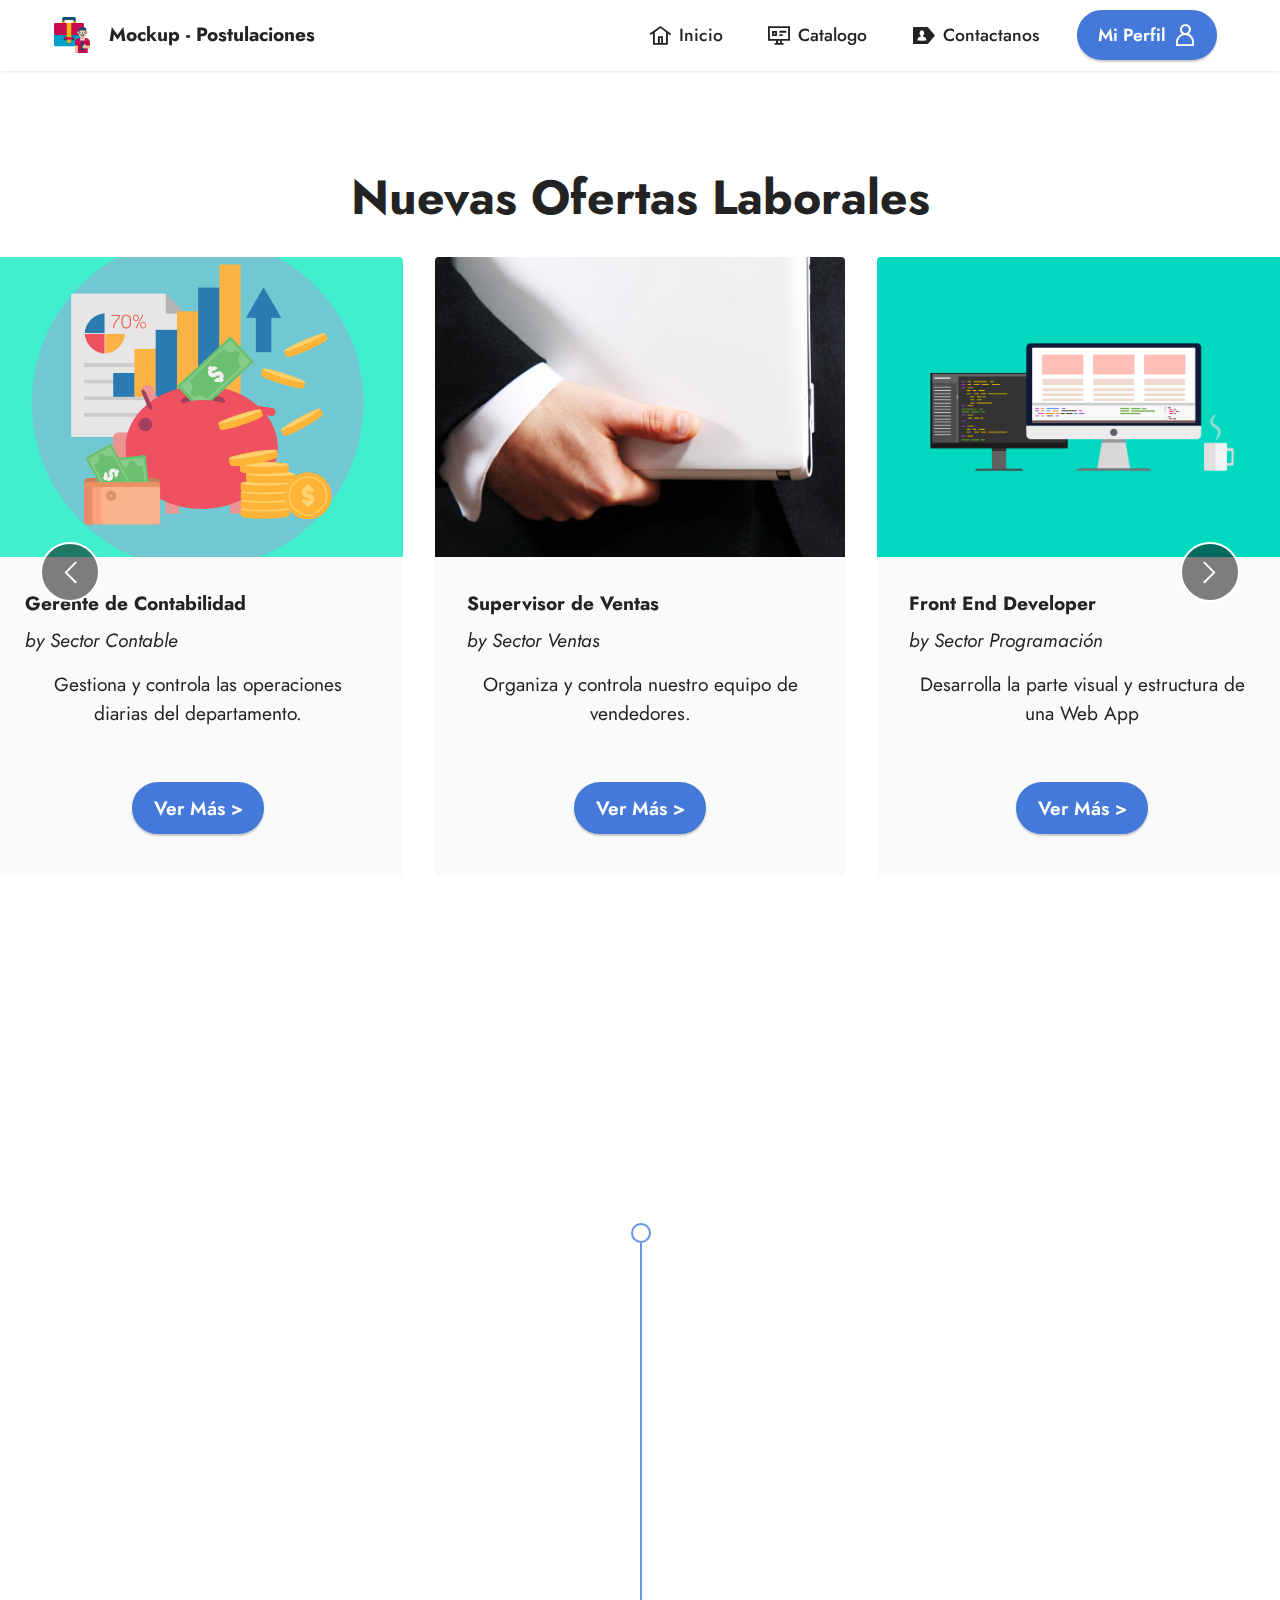
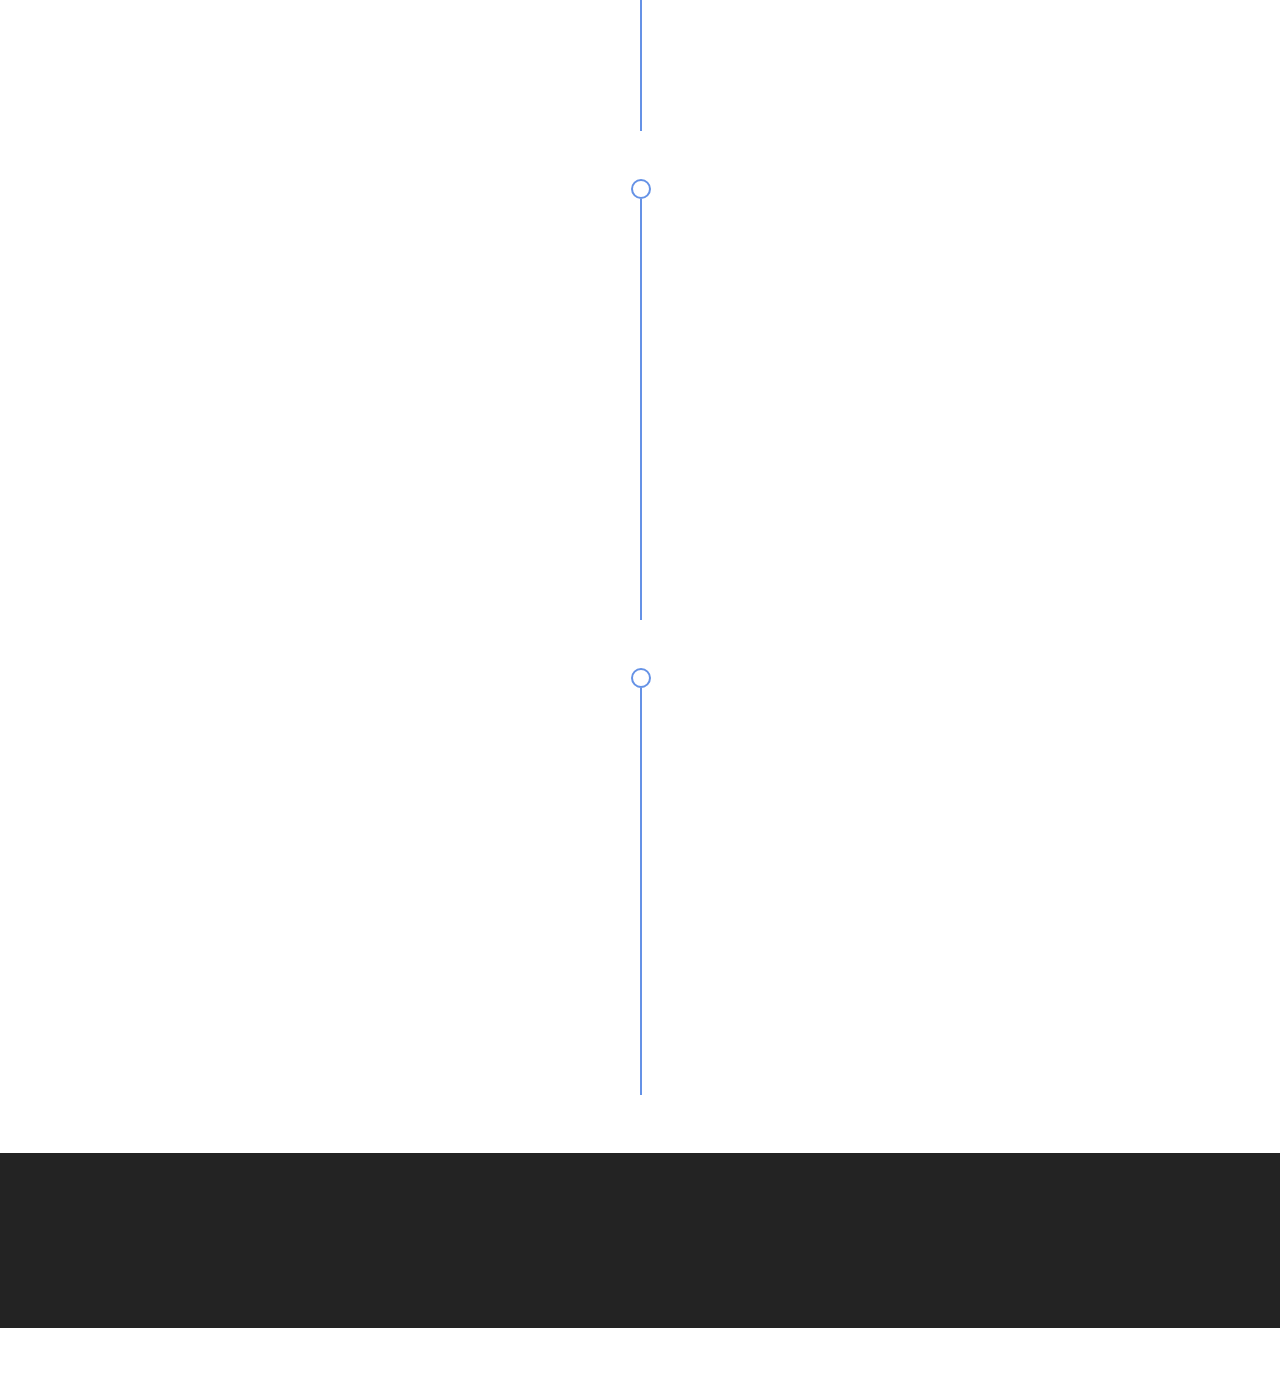
<file: home.html>
<!DOCTYPE html>
<html>

<head>
    <!-- Google tag (gtag.js) -->
    <script async src="https://www.googletagmanager.com/gtag/js?id=G-Z91E42SBD4"></script>
    <script>
        window.dataLayer = window.dataLayer || [];

        function gtag() {
            dataLayer.push(arguments);
        }
        gtag('js', new Date());

        gtag('config', 'G-Z91E42SBD4');
    </script>
    <!-- Google tag (gtag.js) -->
    <script async src="https://www.googletagmanager.com/gtag/js?id=G-3NCBQJDWBE"></script>
    <script>
        window.dataLayer = window.dataLayer || [];
        function gtag(){dataLayer.push(arguments);}
        gtag('js', new Date());

        gtag('config', 'G-3NCBQJDWBE');
    </script>
    <!-- Site made with Mobirise Website Builder v5.5.9, https://mobirise.com -->
    <meta charset="UTF-8">
    <meta http-equiv="X-UA-Compatible" content="IE=edge">
    <meta name="generator" content="Mobirise v5.5.9, mobirise.com">
    <meta name="viewport" content="width=device-width, initial-scale=1, minimum-scale=1">
    <link rel="shortcut icon" href="assets/images/trabajo-1-96x96.png" type="image/x-icon">
    <meta name="description" content="">


    <title>Home</title>
    <link rel="stylesheet" href="assets/web/assets/mobirise-icons2/mobirise2.css">
    <link rel="stylesheet" href="assets/bootstrap/css/bootstrap.min.css">
    <link rel="stylesheet" href="assets/bootstrap/css/bootstrap-grid.min.css">
    <link rel="stylesheet" href="assets/bootstrap/css/bootstrap-reboot.min.css">
    <link rel="stylesheet" href="assets/animatecss/animate.css">
    <link rel="stylesheet" href="assets/dropdown/css/style.css">
    <link rel="stylesheet" href="assets/socicon/css/styles.css">
    <link rel="stylesheet" href="assets/theme/css/style.css">
    <link rel="preload" href="https://fonts.googleapis.com/css?family=Jost:100,200,300,400,500,600,700,800,900,100i,200i,300i,400i,500i,600i,700i,800i,900i&display=swap" as="style" onload="this.onload=null;this.rel='stylesheet'">
    <noscript><link rel="stylesheet" href="https://fonts.googleapis.com/css?family=Jost:100,200,300,400,500,600,700,800,900,100i,200i,300i,400i,500i,600i,700i,800i,900i&display=swap"></noscript>
    <link rel="preload" as="style" href="assets/mobirise/css/mbr-additional.css">
    <link rel="stylesheet" href="assets/mobirise/css/mbr-additional.css" type="text/css">


</head>

<body>

    <section data-bs-version="5.1" class="menu menu2 cid-tlMXT4IBZZ" once="menu" id="menu2-1f">

        <nav class="navbar navbar-dropdown navbar-fixed-top navbar-expand-lg">
            <div class="container-fluid">
                <div class="navbar-brand">
                    <span class="navbar-logo">
                    <a href="index.html">
                        <img src="assets/images/trabajo-1-96x96.png" alt="Mobirise" style="height: 3rem;">
                    </a>
                </span>
                    <span class="navbar-caption-wrap"><a class="navbar-caption text-black text-primary display-7" href="index.html">Mockup - Postulaciones</a></span>
                </div>
                <button class="navbar-toggler" type="button" data-toggle="collapse" data-bs-toggle="collapse" data-target="#navbarSupportedContent" data-bs-target="#navbarSupportedContent" aria-controls="navbarNavAltMarkup" aria-expanded="false" aria-label="Toggle navigation">
                <div class="hamburger">
                    <span></span>
                    <span></span>
                    <span></span>
                    <span></span>
                </div>
            </button>
                <div class="collapse navbar-collapse" id="navbarSupportedContent">
                    <ul class="navbar-nav nav-dropdown" data-app-modern-menu="true">
                        <li class="nav-item"><a class="nav-link link text-black text-primary display-4" href="home.html#top"><span class="mobi-mbri mobi-mbri-home mbr-iconfont mbr-iconfont-btn"></span>Inicio</a></li>
                        <li class="nav-item"><a class="nav-link link text-black text-primary display-4" href="catalogo.html"><span class="mobi-mbri mobi-mbri-sites mbr-iconfont mbr-iconfont-btn"></span>Catalogo</a></li>
                        <li class="nav-item"><a class="nav-link link text-black text-primary display-4" href="contacto.html"><span class="socicon socicon-persona mbr-iconfont mbr-iconfont-btn"></span>Contactanos</a>
                        </li>
                    </ul>

                    <div class="navbar-buttons mbr-section-btn"><a class="btn btn-primary display-4" href="perfil.html#header11-1"><span class="mobi-mbri mobi-mbri-user mbr-iconfont mbr-iconfont-btn"></span>Mi Perfil</a></div>
                </div>
            </div>
        </nav>
    </section>

    <section data-bs-version="5.1" class="slider4 mbr-embla cid-tlMTtMUxot" id="slider4-18">


        <div class="position-relative text-center">
            <div class="mbr-section-head">
                <h4 class="mbr-section-title mbr-fonts-style align-center mb-0 display-2">
                    <strong>Nuevas Ofertas Laborales</strong></h4>

            </div>
            <div class="embla mt-4" data-skip-snaps="true" data-align="center" data-contain-scroll="trimSnaps" data-loop="true" data-auto-play-interval="5" data-draggable="true">
                <div class="embla__viewport container-fluid">
                    <div class="embla__container">
                        <div class="embla__slide slider-image item active" style="margin-left: 1rem; margin-right: 1rem;">
                            <div class="slide-content">
                                <div class="item-wrapper">
                                    <div class="item-img">
                                        <img src="assets/images/mbr-1000x667.jpg">
                                    </div>
                                </div>
                                <div class="item-content">
                                    <h5 class="item-title mbr-fonts-style display-7"><strong>Supervisor de Ventas</strong></h5>
                                    <h6 class="item-subtitle mbr-fonts-style mt-1 display-7"><em>by Sector Ventas</em></h6>
                                    <p class="mbr-text mbr-fonts-style mt-3 display-7">Organiza y controla nuestro equipo de vendedores.</p>
                                </div>
                                <div class="mbr-section-btn item-footer mt-2"><a href="OfertaLaboral.html" class="btn btn-primary item-btn display-7">Ver Más &gt;</a></div>
                            </div>
                        </div>
                        <div class="embla__slide slider-image item" style="margin-left: 1rem; margin-right: 1rem;">
                            <div class="slide-content">
                                <div class="item-wrapper">
                                    <div class="item-img">
                                        <img src="assets/images/mbr-1000x707.png" data-slide-to="1" data-bs-slide-to="1">
                                    </div>
                                </div>
                                <div class="item-content">
                                    <h5 class="item-title mbr-fonts-style display-7"><strong>Front End Developer</strong></h5>
                                    <h6 class="item-subtitle mbr-fonts-style mt-1 display-7">
                                        <em>by Sector Programación</em></h6>
                                    <p class="mbr-text mbr-fonts-style mt-3 display-7">Desarrolla la parte visual y estructura de una Web App</p>
                                </div>
                                <div class="mbr-section-btn item-footer mt-2"><a href="OfertaLaboral.html" class="btn btn-primary item-btn display-7">Ver Más &gt;</a></div>
                            </div>
                        </div>
                        <div class="embla__slide slider-image item" style="margin-left: 1rem; margin-right: 1rem;">
                            <div class="slide-content">
                                <div class="item-wrapper">
                                    <div class="item-img">
                                        <img src="assets/images/mbr-1000x619.png" data-slide-to="3">
                                    </div>
                                </div>
                                <div class="item-content">
                                    <h5 class="item-title mbr-fonts-style display-7"><strong>Entrevistador</strong></h5>
                                    <h6 class="item-subtitle mbr-fonts-style mt-1 display-7">
                                        <em>by Sector Recursos Humanos</em></h6>
                                    <p class="mbr-text mbr-fonts-style mt-3 display-7">Evalua las habilidades interpersonales y de comunicación del solicitante y conoce su personalidad.<br></p>
                                </div>
                                <div class="mbr-section-btn item-footer mt-2"><a href="OfertaLaboral.html" class="btn btn-primary item-btn display-7">Ver Más &gt;</a></div>
                            </div>
                        </div>
                        <div class="embla__slide slider-image item" style="margin-left: 1rem; margin-right: 1rem;">
                            <div class="slide-content">
                                <div class="item-wrapper">
                                    <div class="item-img">
                                        <img src="assets/images/mbr-1000x563.png" data-bs-slide-to="4" data-slide-to="4">
                                    </div>
                                </div>
                                <div class="item-content">
                                    <h5 class="item-title mbr-fonts-style display-7"><strong>Gerente de Contabilidad</strong></h5>
                                    <h6 class="item-subtitle mbr-fonts-style mt-1 display-7"><em>by Sector Contable</em></h6>
                                    <p class="mbr-text mbr-fonts-style mt-3 display-7">Gestiona y controla las operaciones diarias del departamento.<br></p>
                                </div>
                                <div class="mbr-section-btn item-footer mt-2"><a href="OfertaLaboral.html" class="btn btn-primary item-btn display-7">Ver Más &gt;</a></div>
                            </div>
                        </div>
                    </div>
                </div>
                <button class="embla__button embla__button--prev">
                <span class="mobi-mbri mobi-mbri-arrow-prev mbr-iconfont" aria-hidden="true"></span>
                <span class="sr-only visually-hidden visually-hidden">Previous</span>
            </button>
                <button class="embla__button embla__button--next">
                <span class="mobi-mbri mobi-mbri-arrow-next mbr-iconfont" aria-hidden="true"></span>
                <span class="sr-only visually-hidden visually-hidden">Next</span>
            </button>
            </div>
        </div>
    </section>

    <section data-bs-version="5.1" class="timeline3 cid-tlMTtib0ss" id="timeline3-17">


        <div class="container">
            <div class="mbr-section-head">
                <h3 class="mbr-section-title mbr-fonts-style align-center mb-0 display-2">
                    <strong>Mis Postulaciones</strong></h3>

            </div>
            <div class="timelines-container mt-4">
                <div class="row timeline-element first-separline mb-5">
                    <div class="timeline-date col-12">
                        <div class="timeline-date-wrapper">
                            <p class="mbr-timeline-date display-7">
                                23 de Octubre del 2022</p>
                        </div>
                    </div>
                    <span class="iconBackground"></span>
                    <div class="col-12 col-md-6">
                        <div class="image-wrapper">
                            <img src="assets/images/mbr-1128x798.png" alt="Mobirise" title="">
                        </div>
                    </div>
                    <div class="col-12 col-md-6">
                        <div class="timeline-text-wrapper">
                            <h4 class="mbr-timeline-title mbr-fonts-style mb-0 display-5"><strong>Front End Developer</strong></h4>
                            <p class="mbr-text mbr-fonts-style mt-3 mb-0 display-7">by Sector Programación.<br>Desarrolla la parte visual y estructura de una Web App</p>
                        </div>
                    </div>
                </div>
                <div class="row timeline-element first-separline mb-5">
                    <div class="timeline-date col-12">
                        <div class="timeline-date-wrapper">
                            <p class="mbr-timeline-date display-7">
                                5 de Marzo del 2022</p>
                        </div>
                    </div>
                    <span class="iconBackground"></span>
                    <div class="col-12 col-md-6">
                        <div class="image-wrapper">
                            <img src="assets/images/mbr-1128x638.jpg" alt="Mobirise" title="">
                        </div>
                    </div>
                    <div class="col-12 col-md-6">
                        <div class="timeline-text-wrapper">
                            <h4 class="mbr-timeline-title mbr-fonts-style mb-0 display-5">
                                <strong>Back End Developer</strong></h4>
                            <p class="mbr-text mbr-fonts-style mt-3 mb-0 display-7">by Sector Programación.<br>Desarrolla y conecta toda la actividad de una web o aplicación con el servidor y sus bases de datos</p>
                        </div>
                    </div>
                </div>
                <div class="row timeline-element first-separline mb-5">
                    <div class="timeline-date col-12">
                        <div class="timeline-date-wrapper">
                            <p class="mbr-timeline-date display-7">1 de Febrero del&nbsp;2022</p>
                        </div>
                    </div>
                    <span class="iconBackground"></span>
                    <div class="col-12 col-md-6">
                        <div class="image-wrapper">
                            <img src="assets/images/mbr-1128x606.jpg" alt="Mobirise" title="">
                        </div>
                    </div>
                    <div class="col-12 col-md-6">
                        <div class="timeline-text-wrapper">
                            <h4 class="mbr-timeline-title mbr-fonts-style mb-0 display-5">
                                <strong>Back End Developer</strong></h4>
                            <p class="mbr-text mbr-fonts-style mt-3 mb-0 display-7">by Sector Programación.<br>Desarrolla y conecta toda la actividad de una web o aplicación con el servidor y sus bases de datos</p>
                        </div>
                    </div>
                </div>









            </div>
        </div>
    </section>

    <section data-bs-version="5.1" class="footer3 cid-tlMt9ZdHmh" once="footers" id="footer3-11">





        <div class="container">
            <div class="media-container-row align-center mbr-white">
                <div class="row row-links">
                    <ul class="foot-menu">





                        <li class="foot-menu-item mbr-fonts-style display-7"><a href="contacto.html" class="text-success">Contacto</a><br></li>
                        <li class="foot-menu-item mbr-fonts-style display-7"><a href="privacidad-y condiciones.html" class="text-success" target="_blank">Condiciones de Uso</a><br></li>
                        <li class="foot-menu-item mbr-fonts-style display-7"><a href="privacidad-y condiciones.html" class="text-success" target="_blank">Políticas de Privacidad</a><br></li>
                    </ul>
                </div>
                <div class="row social-row">
                    <div class="social-list align-right pb-2">






                        <div class="soc-item">
                            <a href="https://twitter.com/mobirise" target="_blank">
                                <span class="socicon-twitter socicon mbr-iconfont mbr-iconfont-social"></span>
                            </a>
                        </div>
                        <div class="soc-item">
                            <a href="https://www.facebook.com/pages/Mobirise/1616226671953247" target="_blank">
                                <span class="socicon-facebook socicon mbr-iconfont mbr-iconfont-social"></span>
                            </a>
                        </div>
                        <div class="soc-item">
                            <a href="https://www.youtube.com/c/mobirise" target="_blank">
                                <span class="socicon-youtube socicon mbr-iconfont mbr-iconfont-social"></span>
                            </a>
                        </div>
                        <div class="soc-item">
                            <a href="https://instagram.com/mobirise" target="_blank">
                                <span class="mbr-iconfont mbr-iconfont-social socicon-instagram socicon"></span>
                            </a>
                        </div>
                    </div>
                </div>
                <div class="row row-copirayt">
                    <p class="mbr-text mb-0 mbr-fonts-style mbr-white align-center display-7">
                        © Copyright 2022 Invencibles Company. Todos los derechos reservados.</p>
                </div>
            </div>
        </div>
    </section>
    <section style="background-color: #fff; font-family: -apple-system, BlinkMacSystemFont, 'Segoe UI', 'Roboto', 'Helvetica Neue', Arial, sans-serif; color:#aaa; font-size:12px; padding: 0; align-items: center; display: flex;">
        <a href="https://mobirise.site/q" style="flex: 1 1; height: 3rem; padding-left: 1rem;"></a>
        <p style="flex: 0 0 auto; margin:0; padding-right:1rem;">Page was <a href="https://mobirise.site/h" style="color:#aaa;">designed with</a> Mobirise</p>
    </section>
    <script src="assets/bootstrap/js/bootstrap.bundle.min.js"></script>
    <script src="assets/smoothscroll/smooth-scroll.js"></script>
    <script src="assets/ytplayer/index.js"></script>
    <script src="assets/embla/embla.min.js"></script>
    <script src="assets/embla/script.js"></script>
    <script src="assets/dropdown/js/navbar-dropdown.js"></script>
    <script src="assets/theme/js/script.js"></script>


    <div id="scrollToTop" class="scrollToTop mbr-arrow-up"><a style="text-align: center;"><i class="mbr-arrow-up-icon mbr-arrow-up-icon-cm cm-icon cm-icon-smallarrow-up"></i></a></div>
    <input name="animation" type="hidden">
</body>

</html>
</file>
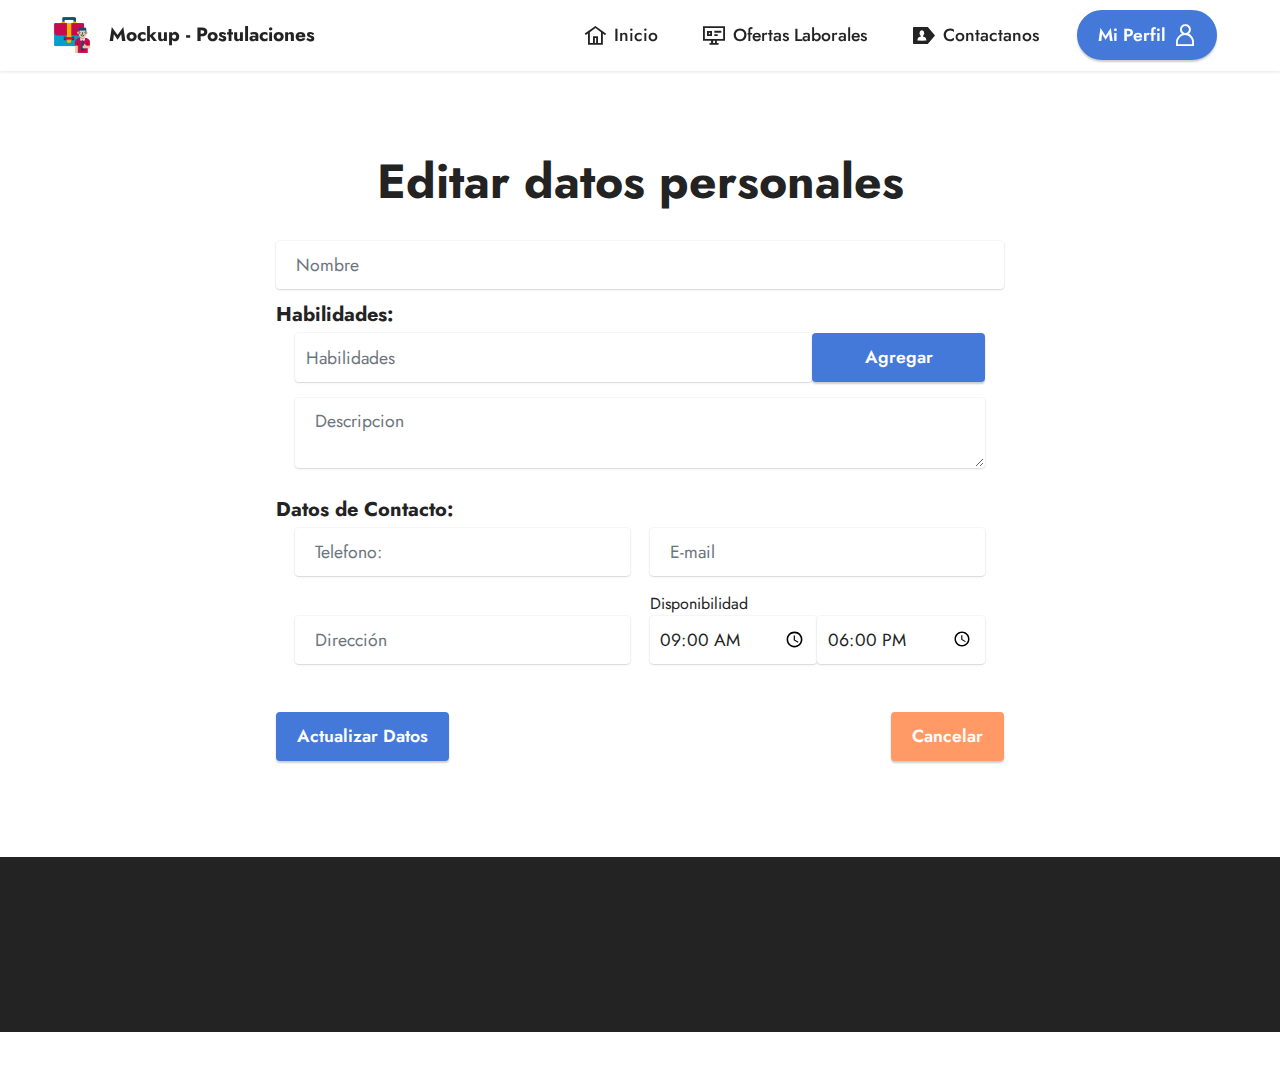
<file: misdatos.html>
<!DOCTYPE html>
<html>

<head>
    <!-- Google tag (gtag.js) -->
    <script async src="https://www.googletagmanager.com/gtag/js?id=G-Z91E42SBD4"></script>
    <script>
        window.dataLayer = window.dataLayer || [];

        function gtag() {
            dataLayer.push(arguments);
        }
        gtag('js', new Date());

        gtag('config', 'G-Z91E42SBD4');
    </script>
    <!-- Google tag (gtag.js) -->
    <script async src="https://www.googletagmanager.com/gtag/js?id=G-3NCBQJDWBE"></script>
    <script>
        window.dataLayer = window.dataLayer || [];

        function gtag() {
            dataLayer.push(arguments);
        }
        gtag('js', new Date());

        gtag('config', 'G-3NCBQJDWBE');
    </script>
    <!-- Site made with Mobirise Website Builder v5.5.9, https://mobirise.com -->
    <meta charset="UTF-8">
    <meta http-equiv="X-UA-Compatible" content="IE=edge">
    <meta name="generator" content="Mobirise v5.5.9, mobirise.com">
    <meta name="viewport" content="width=device-width, initial-scale=1, minimum-scale=1">
    <link rel="shortcut icon" href="assets/images/trabajo-180x180.png" type="image/x-icon">
    <meta name="description" content="">


    <title>Datos Personales</title>
    <link rel="stylesheet" href="assets/web/assets/mobirise-icons2/mobirise2.css">
    <link rel="stylesheet" href="assets/bootstrap/css/bootstrap.min.css">
    <link rel="stylesheet" href="assets/bootstrap/css/bootstrap-grid.min.css">
    <link rel="stylesheet" href="assets/bootstrap/css/bootstrap-reboot.min.css">
    <link rel="stylesheet" href="assets/animatecss/animate.css">
    <link rel="stylesheet" href="assets/dropdown/css/style.css">
    <link rel="stylesheet" href="assets/socicon/css/styles.css">
    <link rel="stylesheet" href="assets/theme/css/style.css">
    <link rel="preload" href="https://fonts.googleapis.com/css?family=Jost:100,200,300,400,500,600,700,800,900,100i,200i,300i,400i,500i,600i,700i,800i,900i&display=swap" as="style" onload="this.onload=null;this.rel='stylesheet'">
    <noscript>
        <link rel="stylesheet"
            href="https://fonts.googleapis.com/css?family=Jost:100,200,300,400,500,600,700,800,900,100i,200i,300i,400i,500i,600i,700i,800i,900i&display=swap">
    </noscript>
    <link rel="preload" as="style" href="assets/mobirise/css/mbr-additional.css">
    <link rel="stylesheet" href="assets/mobirise/css/mbr-additional.css" type="text/css">




</head>

<body>

    <section data-bs-version="5.1" class="menu menu2 cid-tlMXT4IBZZ" once="menu" id="menu2-27">

        <nav class="navbar navbar-dropdown navbar-fixed-top navbar-expand-lg">
            <div class="container-fluid">
                <div class="navbar-brand">
                    <span class="navbar-logo">
                        <a href="index.html">
                            <img src="assets/images/trabajo-180x180.png" alt="Mobirise" style="height: 3rem;">
                        </a>
                    </span>
                    <span class="navbar-caption-wrap"><a class="navbar-caption text-black text-primary display-7"
                            href="index.html">Mockup - Postulaciones</a></span>
                </div>
                <button class="navbar-toggler" type="button" data-toggle="collapse" data-bs-toggle="collapse" data-target="#navbarSupportedContent" data-bs-target="#navbarSupportedContent" aria-controls="navbarNavAltMarkup" aria-expanded="false" aria-label="Toggle navigation">
                    <div class="hamburger">
                        <span></span>
                        <span></span>
                        <span></span>
                        <span></span>
                    </div>
                </button>
                <div class="collapse navbar-collapse" id="navbarSupportedContent">
                    <ul class="navbar-nav nav-dropdown" data-app-modern-menu="true">
                        <li class="nav-item"><a class="nav-link link text-black text-primary display-4" href="home.html#top"><span
                                    class="mobi-mbri mobi-mbri-home mbr-iconfont mbr-iconfont-btn"></span>Inicio</a>
                        </li>
                        <li class="nav-item"><a class="nav-link link text-black text-primary display-4" href="catalogo.html"><span
                                    class="mobi-mbri mobi-mbri-sites mbr-iconfont mbr-iconfont-btn"></span>Ofertas
                                Laborales</a></li>
                        <li class="nav-item"><a class="nav-link link text-black text-primary display-4" href="contacto.html"><span
                                    class="socicon socicon-persona mbr-iconfont mbr-iconfont-btn"></span>Contactanos</a>
                        </li>
                    </ul>

                    <div class="navbar-buttons mbr-section-btn"><a class="btn btn-primary display-4" href="perfil.html#header11-1"><span
                                class="mobi-mbri mobi-mbri-user mbr-iconfont mbr-iconfont-btn"></span>Mi Perfil</a></div>
                </div>
            </div>
        </nav>
    </section>

    <section data-bs-version="5.1" class="form5 cid-tmqNK0jlSd" id="form5-28">


        <div class="container my-5 py-5">
            <div class="mbr-section-head">
                <h3 class="mbr-section-title mbr-fonts-style align-center mb-0 display-2"><strong>Editar datos
                        personales</strong></h3>
            </div>
            <div class="row justify-content-center mt-4">
                <div class="col-lg-8 mx-auto mbr-form" data-form-type="formoid">
                    <form action="https://mobirise.eu/" method="POST" class="mbr-form form-with-styler" data-verified="santiagobatto007@gmail.com" data-form-title="Form Name"><input type="hidden" name="email" data-form-email="true" value="4Y7DwHLi4P4s8vnWmBCi6+S8X/iCxN4dpYMJSKNvo+4p+qxaDyl00WiYIk567SQUsNuO2ElIK/yAzHvZE4pgsU6ObL5jh7grUBGM0uveDzYkS9SgUANau38OHXngIvUC">
                        <div class="row">
                            <div hidden="hidden" data-form-alert="" class="alert alert-success col-12">Thanks for filling out the form!</div>
                            <div hidden="hidden" data-form-alert-danger="" class="alert alert-danger col-12">
                                Oops...! some problem!
                            </div>
                        </div>
                        <div class="dragArea row">
                            <div class="col-md col-sm-12 form-group mb-3" data-for="name">
                                <input required type="text" name="name" placeholder="Nombre" data-form-field="name" class="form-control" value="" id="name-form5-28">
                            </div>
                            <div class="col-12 form-group mb-3">
                                <h5><strong>Habilidades:</strong></h5>
                                <div class="col-12 form-group mb-3" data-for="textarea">
                                    <div class="col-md d-flex col-sm-12 form-group mb-3" data-for="habilidades">
                                        <input required type="text" name="text" placeholder="Habilidades" data-form-field="habilidades" class="form-control col-9" value="" id="habilidades-form5-28">
                                        <button type="button" class="btn btn-primary display-4 col-3">Agregar</button>
                                    </div>
                                    <div class="col-md col-sm-12 form-group mb-3" data-for="number">
                                        <textarea required type="number" name="number" placeholder="Descripcion" data-form-field="number" class="form-control" value="" id="habilidades-form5-29"></textarea>
                                    </div>
                                </div>
                            </div>
                            <div class="col-12 form-group mb-3">
                                <h5><strong>Datos de Contacto:</strong></h5>
                                <div class="col-12 d-flex flex-wrap form-group mb-3" data-for="textarea">
                                    <div class="col-md-6 col-sm-12 form-group mb-3" data-for="number">
                                        <input type="number" name="number" placeholder="Telefono:" data-form-field="number" class="form-control" value="" id="number-form5-28">
                                    </div>
                                    <div class="col-md-6 col-sm-12 form-group mb-3" data-for="email">
                                        <input type="email" name="email" placeholder="E-mail" data-form-field="email" class="form-control" value="" id="email-form5-28">
                                    </div>
                                    <div class="col-md-6 col-sm-12 form-group mb-3 mt-md-4" data-for="direccion">
                                        <input type="text" name="direccion" placeholder="Dirección" data-form-field="Direccion" class="form-control" value="" id="direccion-form5-28">
                                    </div>
                                    <div class="col-md-6 col-sm-12 form-group mb-3 d-flex flex-wrap" data-for="disponibilidad">
                                        <label class="d-block w-100" for="disponibilidad1">Disponibilidad</label>
                                        <input type="time" name="disponibilidad1" data-form-field="disponibilidad1" placeholder="disponibilidad inicio" class="form-control col-6" value="09:00" min="09:00" max="21:00" id="disponibilidad-form5-28">
                                        <input type="time" name="disponibilidad2" data-form-field="disponibilidad2" placeholder="disponibilidad fin" class="form-control col-6" value="18:00" min="09:00" max="21:00" id="disponibilidad-form5-29">
                                    </div>
                                </div>
                            </div>
                            <div class="col-12 align-center d-flex justify-content-between mbr-section-btn">
                                <button type="submit" class="btn btn-primary display-4">Actualizar Datos</button>
                                <a href="perfil.html"><button type="button" class="btn btn-danger display-4">Cancelar</button></a>
                            </div>
                        </div>
                    </form>
                </div>
            </div>
        </div>
    </section>

    <section data-bs-version="5.1" class="footer3 cid-tlN4dgGHXp" once="footers" id="footer3-26">
        <div class="container">
            <div class="media-container-row align-center mbr-white">
                <div class="row row-links">
                    <ul class="foot-menu">
                        <li class="foot-menu-item mbr-fonts-style display-7"><a href="contacto.html" class="text-success">Contacto</a><br></li>
                        <li class="foot-menu-item mbr-fonts-style display-7"><a href="page5.html" class="text-success" target="_blank">Condiciones de Uso</a><br></li>
                        <li class="foot-menu-item mbr-fonts-style display-7"><a href="page6.html" class="text-success" target="_blank">Políticas de Privacidad</a><br></li>
                    </ul>
                </div>
                <div class="row social-row">
                    <div class="social-list align-right pb-2">
                        <div class="soc-item">
                            <a href="https://twitter.com/mobirise" target="_blank">
                                <span class="socicon-twitter socicon mbr-iconfont mbr-iconfont-social"></span>
                            </a>
                        </div>
                        <div class="soc-item">
                            <a href="https://www.facebook.com/pages/Mobirise/1616226671953247" target="_blank">
                                <span class="socicon-facebook socicon mbr-iconfont mbr-iconfont-social"></span>
                            </a>
                        </div>
                        <div class="soc-item">
                            <a href="https://www.youtube.com/c/mobirise" target="_blank">
                                <span class="socicon-youtube socicon mbr-iconfont mbr-iconfont-social"></span>
                            </a>
                        </div>
                        <div class="soc-item">
                            <a href="https://instagram.com/mobirise" target="_blank">
                                <span class="mbr-iconfont mbr-iconfont-social socicon-instagram socicon"></span>
                            </a>
                        </div>
                    </div>
                </div>
                <div class="row row-copirayt">
                    <p class="mbr-text mb-0 mbr-fonts-style mbr-white align-center display-7">
                        © Copyright 2022 Invencibles Company. Todos los derechos reservados.</p>
                </div>
            </div>
        </div>
    </section>
    <section style="background-color: #fff; font-family: -apple-system, BlinkMacSystemFont, 'Segoe UI', 'Roboto', 'Helvetica Neue', Arial, sans-serif; color:#aaa; font-size:12px; padding: 0; align-items: center; display: flex;">
        <a href="https://mobirise.site/g" style="flex: 1 1; height: 3rem; padding-left: 1rem;"></a>
        <p style="flex: 0 0 auto; margin:0; padding-right:1rem;">This <a href="https://mobirise.site/e" style="color:#aaa;">website</a> was created with Mobirise</p>
    </section>
    <script src="assets/bootstrap/js/bootstrap.bundle.min.js"></script>
    <script src="assets/smoothscroll/smooth-scroll.js"></script>
    <script src="assets/ytplayer/index.js"></script>
    <script src="assets/dropdown/js/navbar-dropdown.js"></script>
    <script src="assets/theme/js/script.js"></script>
    <script src="assets/formoid/formoid.min.js"></script>


    <div id="scrollToTop" class="scrollToTop mbr-arrow-up"><a style="text-align: center;"><i
                class="mbr-arrow-up-icon mbr-arrow-up-icon-cm cm-icon cm-icon-smallarrow-up"></i></a></div>
    <input name="animation" type="hidden">
</body>

</html>
</file>
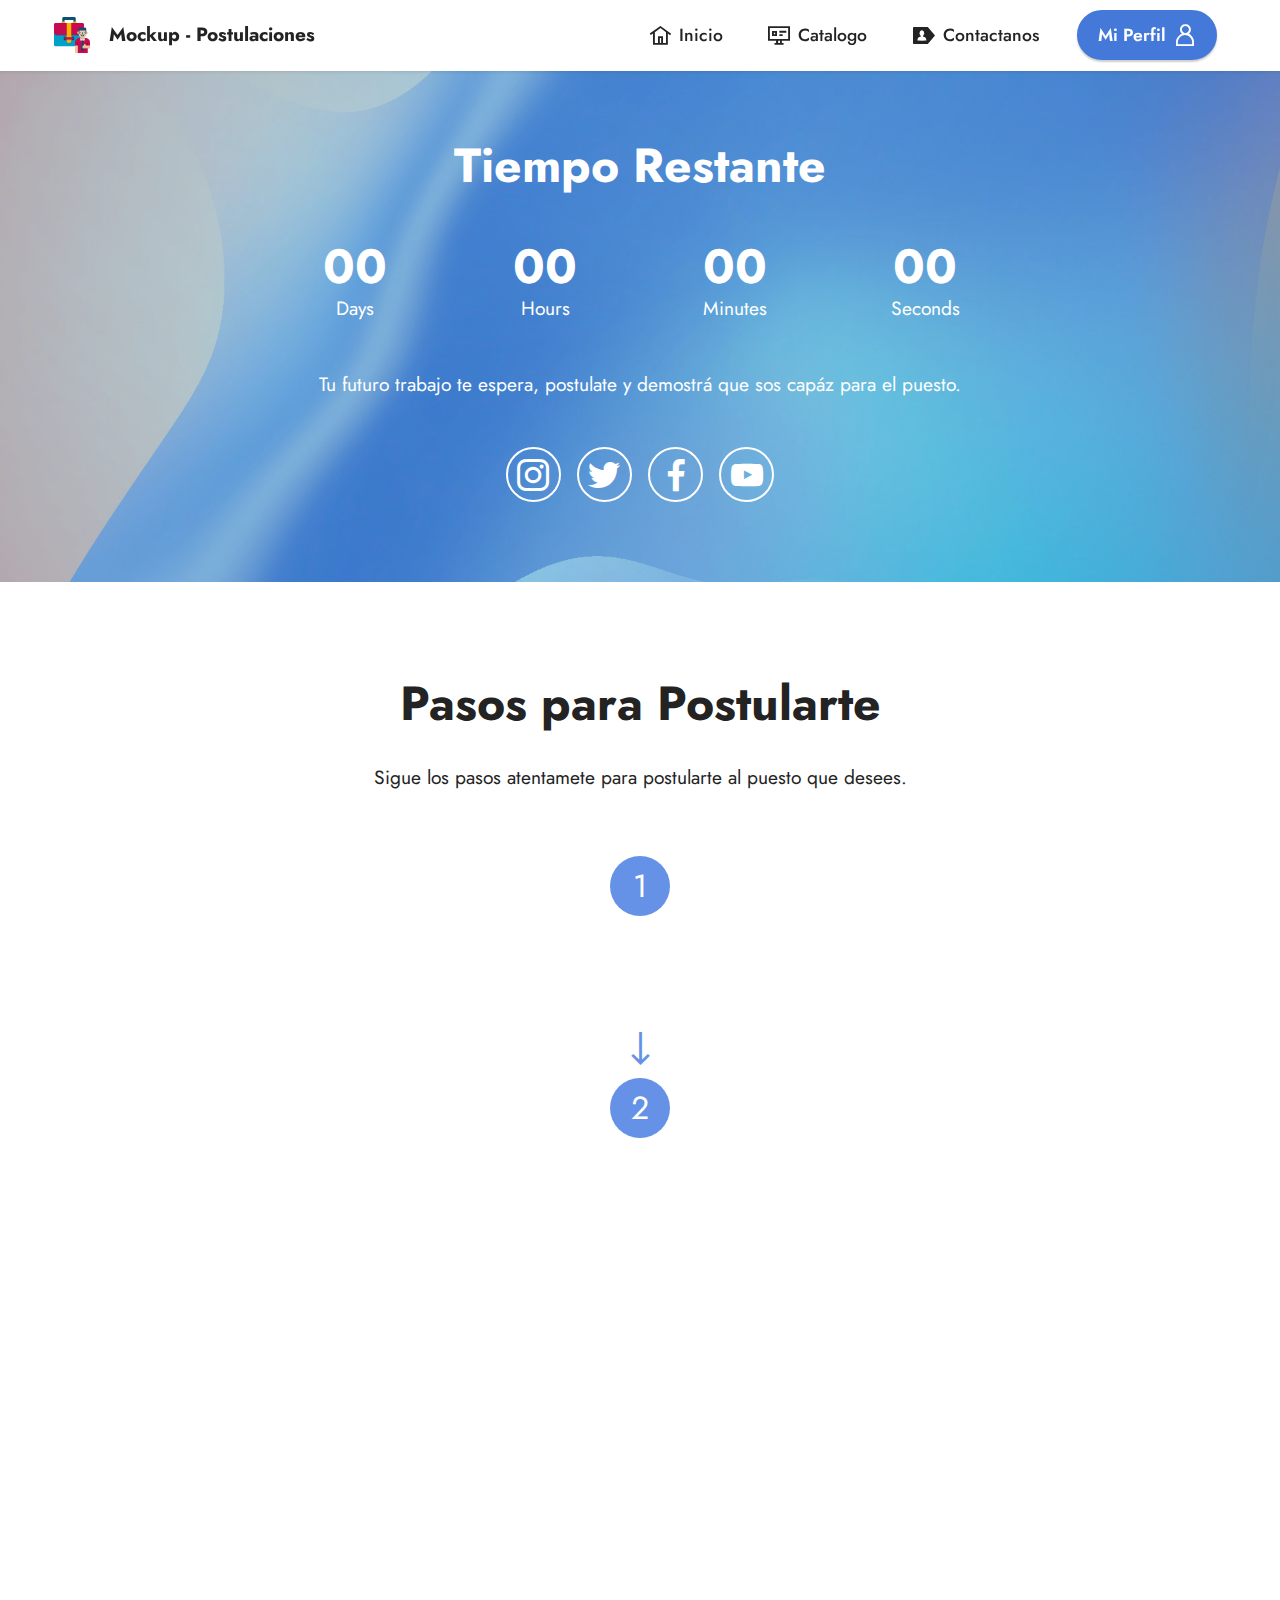
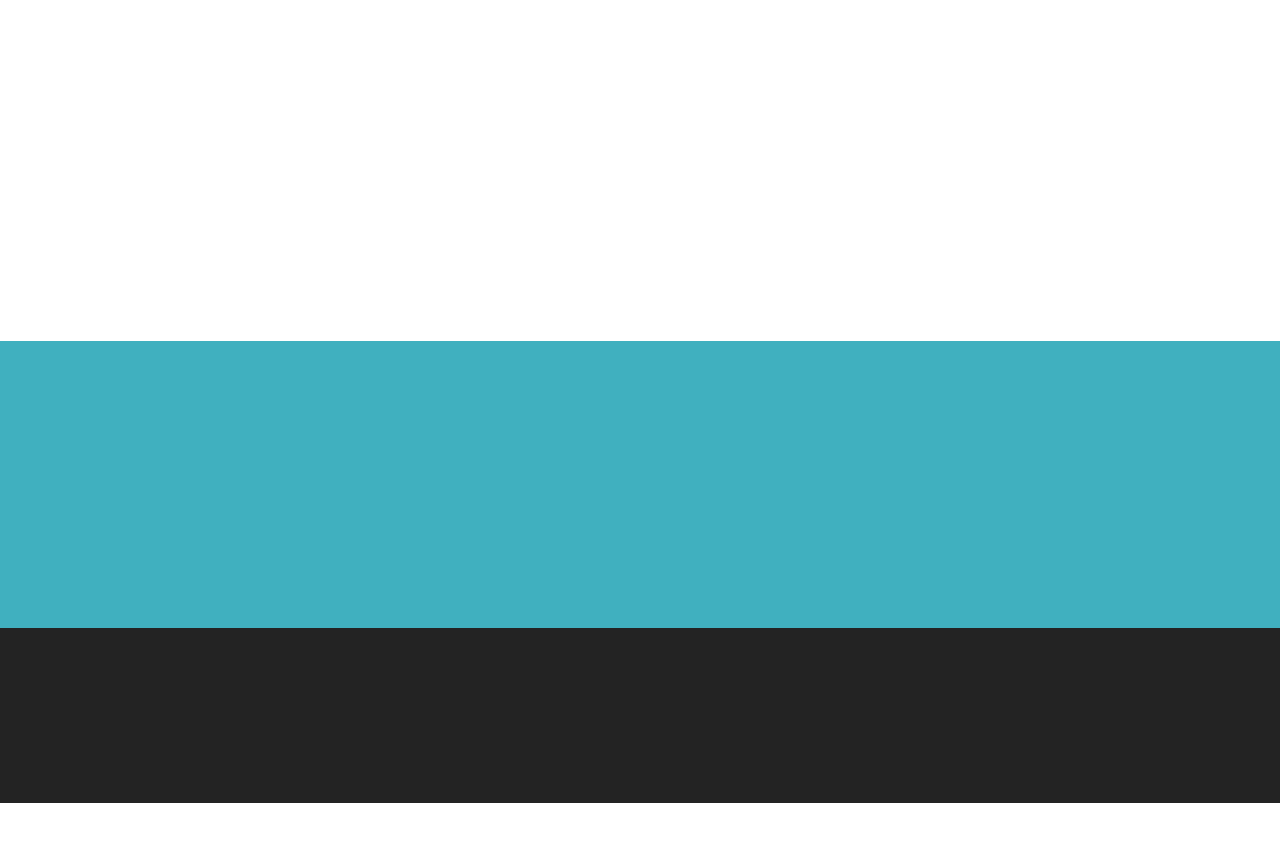
<file: OfertaLaboral.html>
<!DOCTYPE html>
<html>

<head>
    <!-- Google tag (gtag.js) -->
    <script async src="https://www.googletagmanager.com/gtag/js?id=G-Z91E42SBD4"></script>
    <script>
        window.dataLayer = window.dataLayer || [];

        function gtag() {
            dataLayer.push(arguments);
        }
        gtag('js', new Date());

        gtag('config', 'G-Z91E42SBD4');
    </script>
    <!-- Google tag (gtag.js) -->
    <script async src="https://www.googletagmanager.com/gtag/js?id=G-3NCBQJDWBE"></script>
    <script>
        window.dataLayer = window.dataLayer || [];
        function gtag(){dataLayer.push(arguments);}
        gtag('js', new Date());

        gtag('config', 'G-3NCBQJDWBE');
    </script>
    <!-- Site made with Mobirise Website Builder v5.5.9, https://mobirise.com -->
    <meta charset="UTF-8">
    <meta http-equiv="X-UA-Compatible" content="IE=edge">
    <meta name="generator" content="Mobirise v5.5.9, mobirise.com">
    <meta name="viewport" content="width=device-width, initial-scale=1, minimum-scale=1">
    <link rel="shortcut icon" href="assets/images/trabajo-1-96x96.png" type="image/x-icon">
    <meta name="description" content="">


    <title>Oferta Laboral</title>
    <link rel="stylesheet" href="assets/web/assets/mobirise-icons2/mobirise2.css">
    <link rel="stylesheet" href="assets/bootstrap/css/bootstrap.min.css">
    <link rel="stylesheet" href="assets/bootstrap/css/bootstrap-grid.min.css">
    <link rel="stylesheet" href="assets/bootstrap/css/bootstrap-reboot.min.css">
    <link rel="stylesheet" href="assets/animatecss/animate.css">
    <link rel="stylesheet" href="assets/dropdown/css/style.css">
    <link rel="stylesheet" href="assets/socicon/css/styles.css">
    <link rel="stylesheet" href="assets/theme/css/style.css">
    <link rel="preload" href="https://fonts.googleapis.com/css?family=Jost:100,200,300,400,500,600,700,800,900,100i,200i,300i,400i,500i,600i,700i,800i,900i&display=swap" as="style" onload="this.onload=null;this.rel='stylesheet'">
    <noscript><link rel="stylesheet" href="https://fonts.googleapis.com/css?family=Jost:100,200,300,400,500,600,700,800,900,100i,200i,300i,400i,500i,600i,700i,800i,900i&display=swap"></noscript>
    <link rel="preload" as="style" href="assets/mobirise/css/mbr-additional.css">
    <link rel="stylesheet" href="assets/mobirise/css/mbr-additional.css" type="text/css">



</head>

<body>

    <section data-bs-version="5.1" class="menu menu2 cid-tlMXT4IBZZ" once="menu" id="menu2-1r">

        <nav class="navbar navbar-dropdown navbar-fixed-top navbar-expand-lg">
            <div class="container-fluid">
                <div class="navbar-brand">
                    <span class="navbar-logo">
                    <a href="index.html">
                        <img src="assets/images/trabajo-1-96x96.png" alt="Mobirise" style="height: 3rem;">
                    </a>
                </span>
                    <span class="navbar-caption-wrap"><a class="navbar-caption text-black text-primary display-7" href="index.html">Mockup - Postulaciones</a></span>
                </div>
                <button class="navbar-toggler" type="button" data-toggle="collapse" data-bs-toggle="collapse" data-target="#navbarSupportedContent" data-bs-target="#navbarSupportedContent" aria-controls="navbarNavAltMarkup" aria-expanded="false" aria-label="Toggle navigation">
                <div class="hamburger">
                    <span></span>
                    <span></span>
                    <span></span>
                    <span></span>
                </div>
            </button>
                <div class="collapse navbar-collapse" id="navbarSupportedContent">
                    <ul class="navbar-nav nav-dropdown" data-app-modern-menu="true">
                        <li class="nav-item"><a class="nav-link link text-black text-primary display-4" href="home.html#top"><span class="mobi-mbri mobi-mbri-home mbr-iconfont mbr-iconfont-btn"></span>Inicio</a></li>
                        <li class="nav-item"><a class="nav-link link text-black text-primary display-4" href="catalogo.html"><span class="mobi-mbri mobi-mbri-sites mbr-iconfont mbr-iconfont-btn"></span>Catalogo</a></li>
                        <li class="nav-item"><a class="nav-link link text-black text-primary display-4" href="contacto.html"><span class="socicon socicon-persona mbr-iconfont mbr-iconfont-btn"></span>Contactanos</a>
                        </li>
                    </ul>

                    <div class="navbar-buttons mbr-section-btn"><a class="btn btn-primary display-4" href="perfil.html#header11-1"><span class="mobi-mbri mobi-mbri-user mbr-iconfont mbr-iconfont-btn"></span>Mi Perfil</a></div>
                </div>
            </div>
        </nav>
    </section>

    <section data-bs-version="5.1" class="countdown4 cid-tlSy4Q9QpR" id="countdown4-1u">

        <div class="mbr-overlay" style="opacity: 0.4; background-color: rgb(64, 176, 191);">
        </div>
        <div class="container">
            <div class="row justify-content-center">
                <div class="col-lg-8">
                    <h3 class="mbr-section-title mb-5 align-center mbr-fonts-style display-2"><strong>Tiempo Restante</strong></h3>

                    <div class="countdown-cont align-center mb-5">
                        <div class="daysCountdown col-xs-3 col-sm-3 col-md-3" title="Days"></div>
                        <div class="hoursCountdown col-xs-3 col-sm-3 col-md-3" title="Hours"></div>
                        <div class="minutesCountdown col-xs-3 col-sm-3 col-md-3" title="Minutes"></div>
                        <div class="secondsCountdown col-xs-3 col-sm-3 col-md-3" title="Seconds"></div>
                        <div class="countdown" data-due-date="2021/01/01"></div>
                    </div>
                    <p class="mbr-text mb-5 align-center mbr-fonts-style display-7">Tu futuro trabajo te espera, postulate y demostrá que sos capáz para el puesto.<br></p>
                    <div class="icons-menu row justify-content-center display-7">




                        <div class="soc-item col-auto">
                            <a href="https://instagram.com/mobirise" target="_blank" class="social__link">
                                <span class="mbr-iconfont socicon-instagram socicon"></span>
                            </a>
                        </div>
                        <div class="soc-item col-auto">
                            <a href="https://twitter.com/mobirise" target="_blank" class="social__link">
                                <span class="mbr-iconfont socicon-twitter socicon"></span>
                            </a>
                        </div>
                        <div class="soc-item col-auto">
                            <a href="https://facebook.com/Mobirise/" target="_blank" class="social__link">
                                <span class="mbr-iconfont socicon socicon-facebook"></span>
                            </a>
                        </div>
                        <div class="soc-item col-auto">
                            <a href="https://youtube.com/c/mobirise" target="_blank" class="social__link">
                                <span class="mbr-iconfont socicon socicon-youtube"></span>
                            </a>
                        </div>
                    </div>

                </div>
            </div>
        </div>
    </section>

    <section data-bs-version="5.1" class="features20 cid-tlSy5DeNAP" id="features21-1v">



        <div class="container">
            <div class="row justify-content-center">
                <div class="col-md-12 col-lg-9">
                    <div class="card-wrapper mb-4">
                        <div class="card-box align-center">
                            <h4 class="card-title mbr-fonts-style mb-4 display-2">
                                <strong>Pasos para Postularte</strong></h4>
                            <p class="mbr-text mbr-fonts-style mb-4 display-7">
                                Sigue los pasos atentamete para postularte al puesto que desees.</p>

                        </div>
                    </div>
                </div>
                <div class="col-12 col-md-8">
                    <div class="item mbr-flex">
                        <div class="icon-wrap w-100">
                            <div class="icon-box">
                                <span class="step-number mbr-fonts-style display-5">1</span>
                            </div>
                        </div>
                        <div class="text-box">
                            <h4 class="icon-title card-title mbr-black mbr-fonts-style display-7"><strong>Informate</strong></h4>
                            <h5 class="icon-text mbr-black mbr-fonts-style display-4">Lee la descripción de la Oferta Laboral atentamente para revisar si se ajusta<br>a tus gustos y si cumples con los requisitos para el puesto.</h5>
                        </div>
                    </div>
                    <div class="item mbr-flex last">
                        <div class="icon-wrap w-100">
                            <div class="icon-box">
                                <span class="step-number mbr-fonts-style display-5">2</span>
                            </div>
                        </div>
                        <div class="text-box">
                            <h4 class="icon-title card-title mbr-black mbr-fonts-style display-7"><strong>Postulate!</strong></h4>
                            <h5 class="icon-text mbr-black mbr-fonts-style display-4">Haz click sobre el el botón Postularme! y listo!</h5>
                        </div>
                    </div>








                </div>
            </div>
        </div>
    </section>

    <section data-bs-version="5.1" class="image2 cid-tlSxZD08EY" id="image2-1t">




        <div class="container">
            <div class="row align-items-center">
                <div class="col-12 col-lg-6">
                    <div class="image-wrapper">
                        <img src="assets/images/mbr-1256x888.png" alt="Mobirise">

                    </div>
                </div>
                <div class="col-12 col-lg">
                    <div class="text-wrapper">
                        <h3 class="mbr-section-title mbr-fonts-style mb-3 display-5">
                            <strong>Front End Developer</strong></h3>
                        <p class="mbr-text mbr-fonts-style display-7"></p>
                        <p>
                            Descripción de la Oferta Laboral.<br><br><br>Requisitos para el Puesto:<br>&nbsp; &nbsp; - Conocimientos avanzados en HTML, CSS y JavaScript.</p>
                        <p>&nbsp; &nbsp; - Manejo de Framekorks de Desarrollo web: Angular, React, NodeJS.</p>
                        <p>&nbsp; &nbsp; - Manejo de Herramientas de Control de Versionado de código: GitHub, GitLab.</p>
                        <p>&nbsp; &nbsp; - Capacidad de Trabajo en equipo y trabajo bajo presión.</p>
                        <p></p>
                    </div>
                </div>
            </div>
        </div>
    </section>

    <section data-bs-version="5.1" class="info1 cid-tlSysjvMal" id="info1-1w">


        <div class="align-center container">
            <div class="row justify-content-center">
                <div class="col-12 col-lg-8">


                    <div class="mbr-section-btn"><a class="btn btn-primary display-5" href="formpostulaciones.html">Postularme!</a></div>
                </div>
            </div>
        </div>
    </section>

    <section data-bs-version="5.1" class="footer3 cid-tlMt9ZdHmh" once="footers" id="footer3-1s">





        <div class="container">
            <div class="media-container-row align-center mbr-white">
                <div class="row row-links">
                    <ul class="foot-menu">





                        <li class="foot-menu-item mbr-fonts-style display-7"><a href="contacto.html" class="text-success">Contacto</a><br></li>
                        <li class="foot-menu-item mbr-fonts-style display-7"><a href="privacidad-y condiciones.html" class="text-success" target="_blank">Condiciones de Uso</a><br></li>
                        <li class="foot-menu-item mbr-fonts-style display-7"><a href="privacidad-y condiciones.html" class="text-success" target="_blank">Políticas de Privacidad</a><br></li>
                    </ul>
                </div>
                <div class="row social-row">
                    <div class="social-list align-right pb-2">






                        <div class="soc-item">
                            <a href="https://twitter.com/mobirise" target="_blank">
                                <span class="socicon-twitter socicon mbr-iconfont mbr-iconfont-social"></span>
                            </a>
                        </div>
                        <div class="soc-item">
                            <a href="https://www.facebook.com/pages/Mobirise/1616226671953247" target="_blank">
                                <span class="socicon-facebook socicon mbr-iconfont mbr-iconfont-social"></span>
                            </a>
                        </div>
                        <div class="soc-item">
                            <a href="https://www.youtube.com/c/mobirise" target="_blank">
                                <span class="socicon-youtube socicon mbr-iconfont mbr-iconfont-social"></span>
                            </a>
                        </div>
                        <div class="soc-item">
                            <a href="https://instagram.com/mobirise" target="_blank">
                                <span class="mbr-iconfont mbr-iconfont-social socicon-instagram socicon"></span>
                            </a>
                        </div>
                    </div>
                </div>
                <div class="row row-copirayt">
                    <p class="mbr-text mb-0 mbr-fonts-style mbr-white align-center display-7">
                        © Copyright 2022 Invencibles Company. Todos los derechos reservados.</p>
                </div>
            </div>
        </div>
    </section>
    <section style="background-color: #fff; font-family: -apple-system, BlinkMacSystemFont, 'Segoe UI', 'Roboto', 'Helvetica Neue', Arial, sans-serif; color:#aaa; font-size:12px; padding: 0; align-items: center; display: flex;">
        <a href="https://mobirise.site/x" style="flex: 1 1; height: 3rem; padding-left: 1rem;"></a>
        <p style="flex: 0 0 auto; margin:0; padding-right:1rem;">Website <a href="https://mobirise.site/f" style="color:#aaa;">was created</a> with Mobirise</p>
    </section>
    <script src="assets/bootstrap/js/bootstrap.bundle.min.js"></script>
    <script src="assets/smoothscroll/smooth-scroll.js"></script>
    <script src="assets/ytplayer/index.js"></script>
    <script src="assets/dropdown/js/navbar-dropdown.js"></script>
    <script src="assets/countdown/countdown.js"></script>
    <script src="assets/theme/js/script.js"></script>


    <div id="scrollToTop" class="scrollToTop mbr-arrow-up"><a style="text-align: center;"><i class="mbr-arrow-up-icon mbr-arrow-up-icon-cm cm-icon cm-icon-smallarrow-up"></i></a></div>
    <input name="animation" type="hidden">
</body>

</html>
</file>
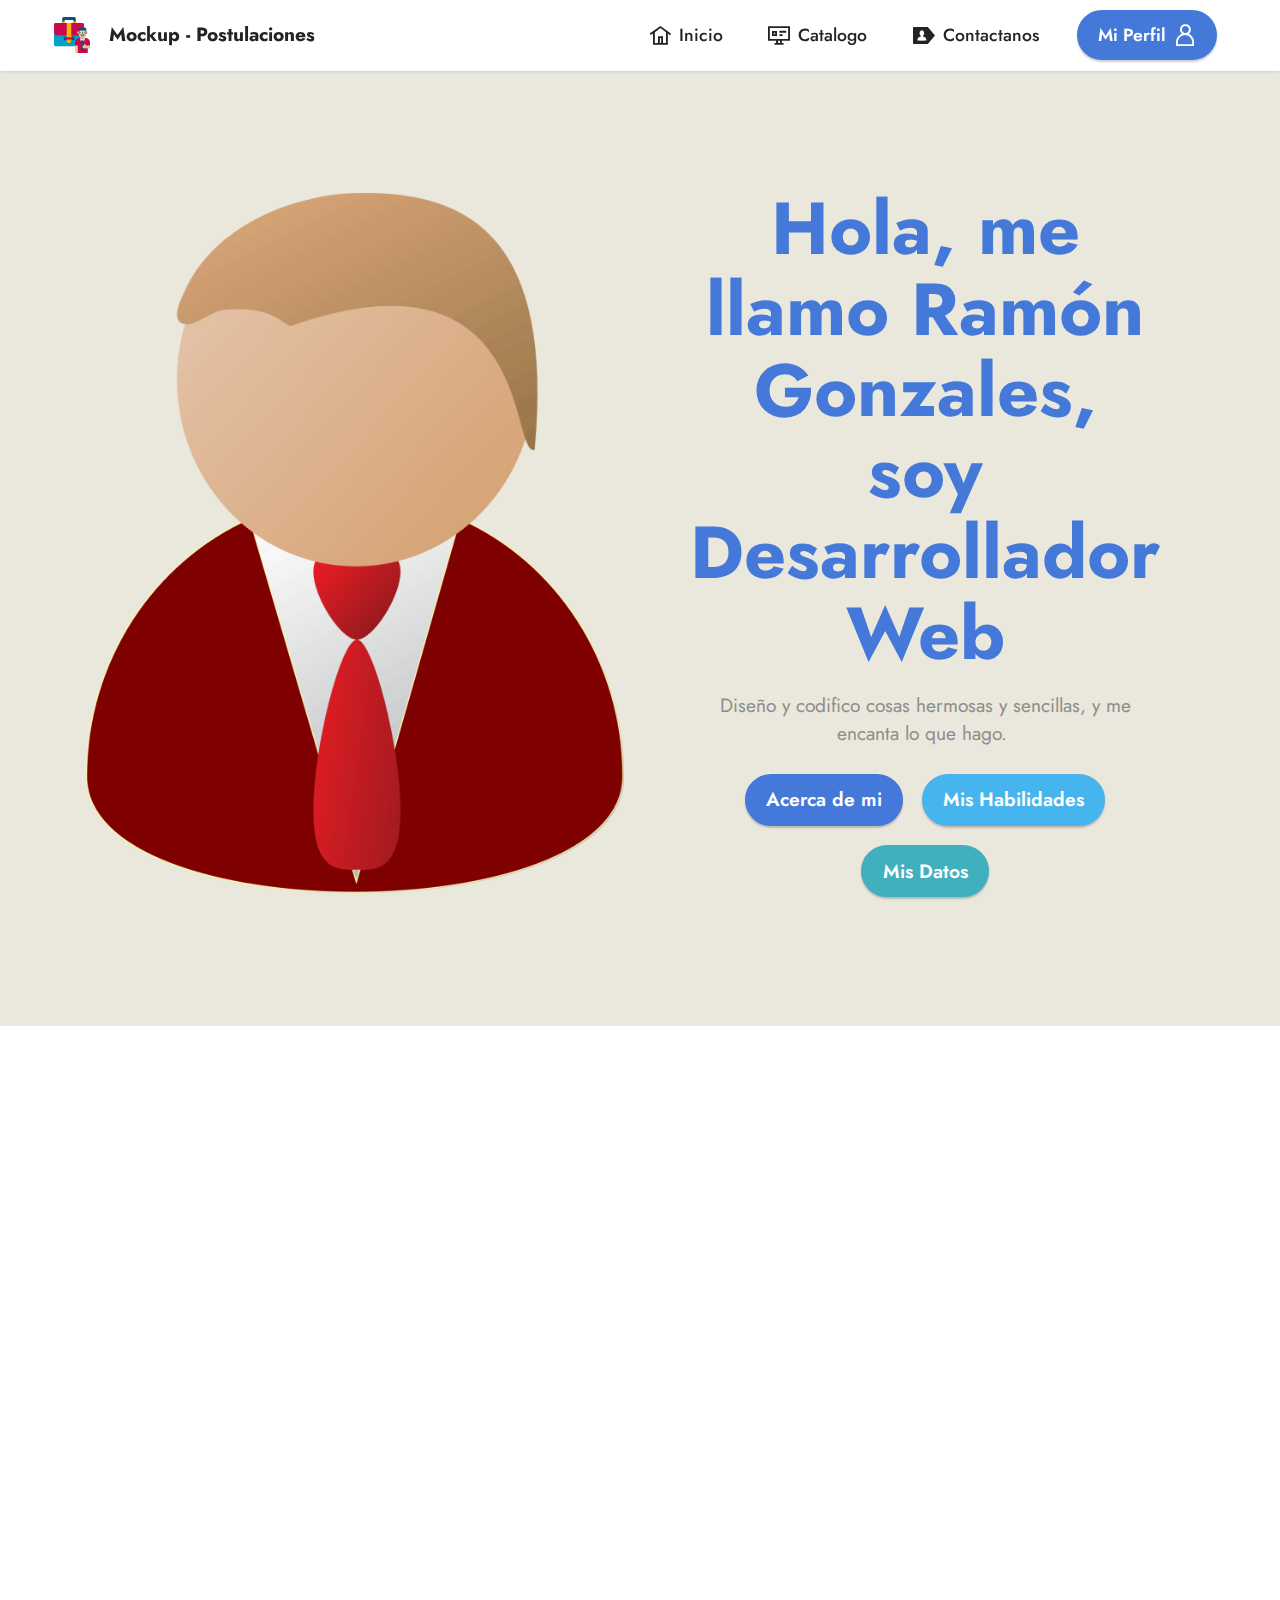
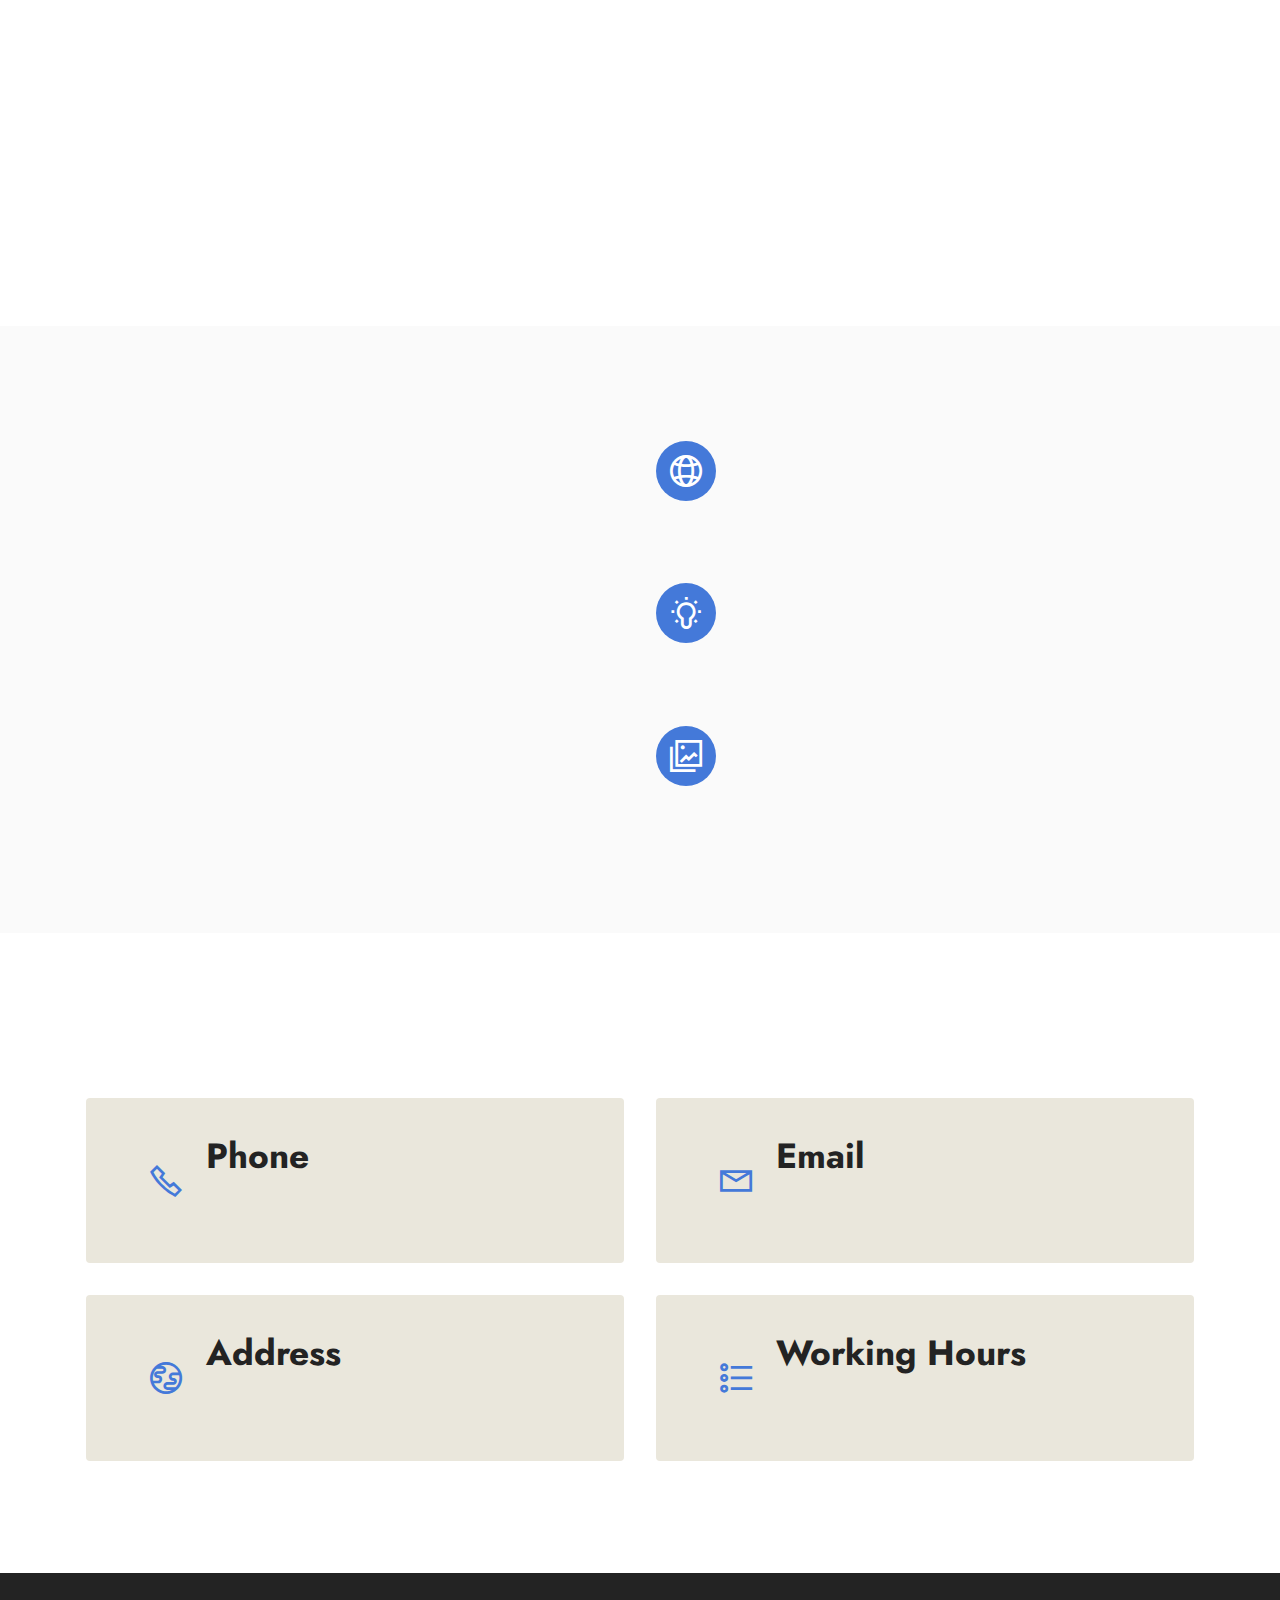
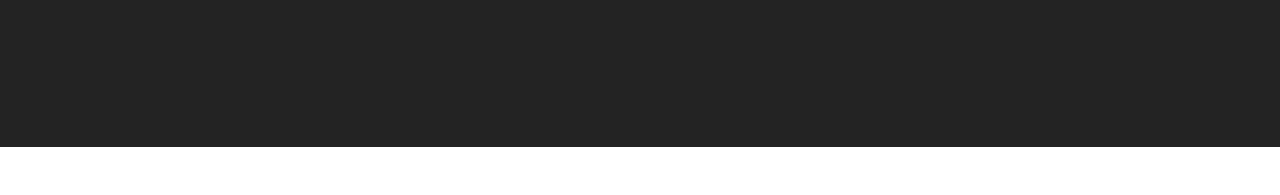
<file: perfil.html>
<!DOCTYPE html>
<html>

<head>
    <!-- Google tag (gtag.js) -->
    <script async src="https://www.googletagmanager.com/gtag/js?id=G-Z91E42SBD4"></script>
    <script>
        window.dataLayer = window.dataLayer || [];

        function gtag() {
            dataLayer.push(arguments);
        }
        gtag('js', new Date());

        gtag('config', 'G-Z91E42SBD4');
    </script>
    <!-- Google tag (gtag.js) -->
    <script async src="https://www.googletagmanager.com/gtag/js?id=G-3NCBQJDWBE"></script>
    <script>
        window.dataLayer = window.dataLayer || [];
        function gtag(){dataLayer.push(arguments);}
        gtag('js', new Date());

        gtag('config', 'G-3NCBQJDWBE');
    </script>
    <!-- Site made with Mobirise Website Builder v5.5.9, https://mobirise.com -->
    <meta charset="UTF-8">
    <meta http-equiv="X-UA-Compatible" content="IE=edge">
    <meta name="generator" content="Mobirise v5.5.9, mobirise.com">
    <meta name="viewport" content="width=device-width, initial-scale=1, minimum-scale=1">
    <link rel="shortcut icon" href="assets/images/trabajo-1-96x96.png" type="image/x-icon">
    <meta name="description" content="">


    <title>Perfil</title>
    <link rel="stylesheet" href="assets/web/assets/mobirise-icons2/mobirise2.css">
    <link rel="stylesheet" href="assets/bootstrap/css/bootstrap.min.css">
    <link rel="stylesheet" href="assets/bootstrap/css/bootstrap-grid.min.css">
    <link rel="stylesheet" href="assets/bootstrap/css/bootstrap-reboot.min.css">
    <link rel="stylesheet" href="assets/animatecss/animate.css">
    <link rel="stylesheet" href="assets/dropdown/css/style.css">
    <link rel="stylesheet" href="assets/socicon/css/styles.css">
    <link rel="stylesheet" href="assets/theme/css/style.css">
    <link rel="preload" href="https://fonts.googleapis.com/css?family=Jost:100,200,300,400,500,600,700,800,900,100i,200i,300i,400i,500i,600i,700i,800i,900i&display=swap" as="style" onload="this.onload=null;this.rel='stylesheet'">
    <noscript><link rel="stylesheet" href="https://fonts.googleapis.com/css?family=Jost:100,200,300,400,500,600,700,800,900,100i,200i,300i,400i,500i,600i,700i,800i,900i&display=swap"></noscript>
    <link rel="preload" as="style" href="assets/mobirise/css/mbr-additional.css">
    <link rel="stylesheet" href="assets/mobirise/css/mbr-additional.css" type="text/css">



</head>

<body>

    <section data-bs-version="5.1" class="menu menu2 cid-tlMXT4IBZZ" once="menu" id="menu2-1f">

        <nav class="navbar navbar-dropdown navbar-fixed-top navbar-expand-lg">
            <div class="container-fluid">
                <div class="navbar-brand">
                    <span class="navbar-logo">
                    <a href="index.html">
                        <img src="assets/images/trabajo-1-96x96.png" alt="Mobirise" style="height: 3rem;">
                    </a>
                </span>
                    <span class="navbar-caption-wrap"><a class="navbar-caption text-black text-primary display-7" href="index.html">Mockup - Postulaciones</a></span>
                </div>
                <button class="navbar-toggler" type="button" data-toggle="collapse" data-bs-toggle="collapse" data-target="#navbarSupportedContent" data-bs-target="#navbarSupportedContent" aria-controls="navbarNavAltMarkup" aria-expanded="false" aria-label="Toggle navigation">
                <div class="hamburger">
                    <span></span>
                    <span></span>
                    <span></span>
                    <span></span>
                </div>
            </button>
                <div class="collapse navbar-collapse" id="navbarSupportedContent">
                    <ul class="navbar-nav nav-dropdown" data-app-modern-menu="true">
                        <li class="nav-item"><a class="nav-link link text-black text-primary display-4" href="home.html#top"><span class="mobi-mbri mobi-mbri-home mbr-iconfont mbr-iconfont-btn"></span>Inicio</a></li>
                        <li class="nav-item"><a class="nav-link link text-black text-primary display-4" href="catalogo.html"><span class="mobi-mbri mobi-mbri-sites mbr-iconfont mbr-iconfont-btn"></span>Catalogo</a></li>
                        <li class="nav-item"><a class="nav-link link text-black text-primary display-4" href="contacto.html"><span class="socicon socicon-persona mbr-iconfont mbr-iconfont-btn"></span>Contactanos</a>
                        </li>
                    </ul>

                    <div class="navbar-buttons mbr-section-btn"><a class="btn btn-primary display-4" href="perfil.html#header11-1"><span class="mobi-mbri mobi-mbri-user mbr-iconfont mbr-iconfont-btn"></span>Mi Perfil</a></div>
                </div>
            </div>
        </nav>
    </section>

    <section data-bs-version="5.1" class="header11 cid-sFF0SGinka mbr-fullscreen" id="header11-1">





        <div class="container">
            <div class="row justify-content-center">
                <div class="col-12 col-md-6 image-wrapper">
                    <img class="w-100" src="assets/images/mbr-1256x1634.png" alt="Mobirise">
                </div>
                <div class="col-12 col-md">
                    <div class="text-wrapper text-center">
                        <h1 class="mbr-section-title mbr-fonts-style mb-3 display-1">
                            <strong>
</strong>
                            <div><strong><br></strong></div>
                            <div><strong>Hola, me llamo Ramón Gonzales, soy Desarrollador Web</strong></div>
                        </h1>
                        <p class="mbr-text mbr-fonts-style display-7">Diseño y codifico cosas hermosas y sencillas, y me encanta lo que hago.&nbsp;</p>
                        <div class="mbr-section-btn mt-3">
                            <a class="btn btn-primary display-7" href="perfil.html#image1-b">Acerca de mi</a>
                            <a class="btn btn-info display-7" href="perfil.html#features13-2">Mis Habilidades</a>
                            <a class="btn btn-success display-7" href="perfil.html#contacts2-8">Mis Datos</a>
                            <a class="btn btn-warning display-7 d-block mx-5" href="misdatos.html">Editar</a>
                        </div>
                    </div>
                </div>
            </div>
        </div>
    </section>

    <section data-bs-version="5.1" class="image1 cid-sFF75ZhH2d mbr-fullscreen" id="image1-b">




        <div class="container">
            <div class="row align-items-center">
                <div class="col-12 col-lg-6">
                    <div class="image-wrapper">
                        <img src="assets/images/mbr-1-1256x837.jpg" alt="Mobirise">

                    </div>
                </div>
                <div class="col-12 col-lg">
                    <div class="text-wrapper">
                        <h3 class="mbr-section-title mbr-fonts-style mb-3 display-2">
                            <strong>Acerca de mi</strong></h3>
                        <p class="mbr-text mbr-fonts-style display-7">Desde que comencé mi viaje como diseñador independiente hace más de 11 años, he realizado trabajos remotos para agencias, asesorado para nuevas empresas y colaborado con personas talentosas para crear productos digitales para uso comercial y de consumo. Soy tranquilamente confiado, naturalmente curioso y trabajo perpetuamente para mejorar mis habilidades, un problema de diseño a la vez.&nbsp;</p>
                    </div>
                </div>
            </div>
        </div>
    </section>

    <section data-bs-version="5.1" class="features12 cid-sFF3eJNZDT" id="features13-2">



        <div class="container">
            <div class="row justify-content-center">
                <div class="col-12 col-lg-6">
                    <div class="card-wrapper">
                        <div class="card-box align-left">
                            <h4 class="card-title mbr-fonts-style mb-4 display-1"><strong>Cuáles son mis Habilidades?</strong></h4>


                        </div>
                    </div>
                </div>
                <div class="col-12 col-lg-6">
                    <div class="item mbr-flex">
                        <div class="icon-box">
                            <span class="mbr-iconfont mobi-mbri-globe-2 mobi-mbri"></span>
                        </div>
                        <div class="text-box">
                            <h4 class="icon-title mbr-black mbr-fonts-style display-7">
                                <strong>Web Design</strong></h4>
                            <h5 class="icon-text mbr-black mbr-fonts-style display-4">
                                Valoro la estructura de contenido simple, los patrones de diseño limpios y las interacciones bien pensadas.&nbsp;</h5>
                        </div>
                    </div>
                    <div class="item mbr-flex">
                        <div class="icon-box">
                            <span class="mbr-iconfont mobi-mbri-idea mobi-mbri"></span>
                        </div>
                        <div class="text-box">
                            <h4 class="icon-title mbr-black mbr-fonts-style display-7">
                                <strong>Art Design</strong></h4>
                            <h5 class="icon-text mbr-black mbr-fonts-style display-4">Creo que es importante comprender tanto el diseño como el desarrollo para lograr un producto exitoso orientado al usuario.&nbsp;</h5>
                        </div>
                    </div>
                    <div class="item mbr-flex">
                        <div class="icon-box">
                            <span class="mbr-iconfont mobi-mbri-photo mobi-mbri"></span>
                        </div>
                        <div class="text-box">
                            <h4 class="icon-title mbr-black mbr-fonts-style display-7"><strong>Polygraphic Design</strong></h4>
                            <h5 class="icon-text mbr-black mbr-fonts-style display-4">Tengo experiencia realizando este tipo de arte a traves de poligonos, la cual puede quedar muy bien en tu app.&nbsp;</h5>
                        </div>
                    </div>
                </div>
            </div>
        </div>
    </section>

    <section data-bs-version="5.1" class="contacts2 cid-sFF3B84VW8" id="contacts2-8">
        <!---->


        <div class="container">
            <div class="mbr-section-head">
                <h3 class="mbr-section-title mbr-fonts-style align-center mb-0 display-2"><strong>Mis Datos</strong></h3>

            </div>
            <div class="row justify-content-center mt-4">
                <div class="card col-12 col-md-6">
                    <div class="card-wrapper">
                        <div class="image-wrapper">
                            <span class="mbr-iconfont mobi-mbri-phone mobi-mbri"></span>
                        </div>
                        <div class="text-wrapper">
                            <h6 class="card-title mbr-fonts-style mb-1 display-5">
                                <strong>Phone</strong>
                            </h6>
                            <p class="mbr-text mbr-fonts-style display-7">
                                <a href="tel:+12345678910" class="text-primary">0 (800) 123 45 67</a>
                            </p>
                        </div>
                    </div>
                </div>
                <div class="card col-12 col-md-6">
                    <div class="card-wrapper">
                        <div class="image-wrapper">
                            <span class="mbr-iconfont mobi-mbri-letter mobi-mbri"></span>
                        </div>
                        <div class="text-wrapper">
                            <h6 class="card-title mbr-fonts-style mb-1 display-5">
                                <strong>Email</strong>
                            </h6>
                            <p class="mbr-text mbr-fonts-style display-7">
                                <a href="mailto:info@site.com" class="text-primary">info@site.com</a>
                            </p>
                        </div>
                    </div>
                </div>
                <div class="card col-12 col-md-6">
                    <div class="card-wrapper">
                        <div class="image-wrapper">
                            <span class="mbr-iconfont mobi-mbri-globe mobi-mbri"></span>
                        </div>
                        <div class="text-wrapper">
                            <h6 class="card-title mbr-fonts-style mb-1 display-5">
                                <strong>Address</strong>
                            </h6>
                            <p class="mbr-text mbr-fonts-style display-7">
                                4100 Ross Street, Okawville, IL
                            </p>
                        </div>
                    </div>
                </div>
                <div class="card col-12 col-md-6">
                    <div class="card-wrapper">
                        <div class="image-wrapper">
                            <span class="mbr-iconfont mobi-mbri-bulleted-list mobi-mbri"></span>
                        </div>
                        <div class="text-wrapper">
                            <h6 class="card-title mbr-fonts-style mb-1 display-5">
                                <strong>Working Hours</strong>
                            </h6>
                            <p class="mbr-text mbr-fonts-style display-7">
                                9:00 - 18:00
                            </p>
                        </div>
                    </div>
                </div>
            </div>
        </div>
    </section>

    <section data-bs-version="5.1" class="footer3 cid-tlN4dgGHXp" once="footers" id="footer3-1h">





        <div class="container">
            <div class="media-container-row align-center mbr-white">
                <div class="row row-links">
                    <ul class="foot-menu">





                        <li class="foot-menu-item mbr-fonts-style display-7"><a href="contacto.html" class="text-success">Contacto</a><br></li>
                        <li class="foot-menu-item mbr-fonts-style display-7"><a href="privacidad-y condiciones.html" class="text-success" target="_blank">Condiciones de Uso</a><br></li>
                        <li class="foot-menu-item mbr-fonts-style display-7"><a href="privacidad-y condiciones.html" class="text-success" target="_blank">Políticas de Privacidad</a><br></li>
                    </ul>
                </div>
                <div class="row social-row">
                    <div class="social-list align-right pb-2">






                        <div class="soc-item">
                            <a href="https://twitter.com/mobirise" target="_blank">
                                <span class="socicon-twitter socicon mbr-iconfont mbr-iconfont-social"></span>
                            </a>
                        </div>
                        <div class="soc-item">
                            <a href="https://www.facebook.com/pages/Mobirise/1616226671953247" target="_blank">
                                <span class="socicon-facebook socicon mbr-iconfont mbr-iconfont-social"></span>
                            </a>
                        </div>
                        <div class="soc-item">
                            <a href="https://www.youtube.com/c/mobirise" target="_blank">
                                <span class="socicon-youtube socicon mbr-iconfont mbr-iconfont-social"></span>
                            </a>
                        </div>
                        <div class="soc-item">
                            <a href="https://instagram.com/mobirise" target="_blank">
                                <span class="mbr-iconfont mbr-iconfont-social socicon-instagram socicon"></span>
                            </a>
                        </div>
                    </div>
                </div>
                <div class="row row-copirayt">
                    <p class="mbr-text mb-0 mbr-fonts-style mbr-white align-center display-7">
                        © Copyright 2022 Invencibles Company. Todos los derechos reselvados.</p>
                </div>
            </div>
        </div>
    </section>
    <section style="background-color: #fff; font-family: -apple-system, BlinkMacSystemFont, 'Segoe UI', 'Roboto', 'Helvetica Neue', Arial, sans-serif; color:#aaa; font-size:12px; padding: 0; align-items: center; display: flex;">
        <a href="https://mobirise.site/c" style="flex: 1 1; height: 3rem; padding-left: 1rem;"></a>
        <p style="flex: 0 0 auto; margin:0; padding-right:1rem;">Made with Mobirise - <a href="https://mobirise.site/l" style="color:#aaa;">Get now</a></p>
    </section>
    <script src="assets/bootstrap/js/bootstrap.bundle.min.js"></script>
    <script src="assets/smoothscroll/smooth-scroll.js"></script>
    <script src="assets/ytplayer/index.js"></script>
    <script src="assets/dropdown/js/navbar-dropdown.js"></script>
    <script src="assets/theme/js/script.js"></script>


    <div id="scrollToTop" class="scrollToTop mbr-arrow-up"><a style="text-align: center;"><i class="mbr-arrow-up-icon mbr-arrow-up-icon-cm cm-icon cm-icon-smallarrow-up"></i></a></div>
    <input name="animation" type="hidden">
</body>

</html>
</file>
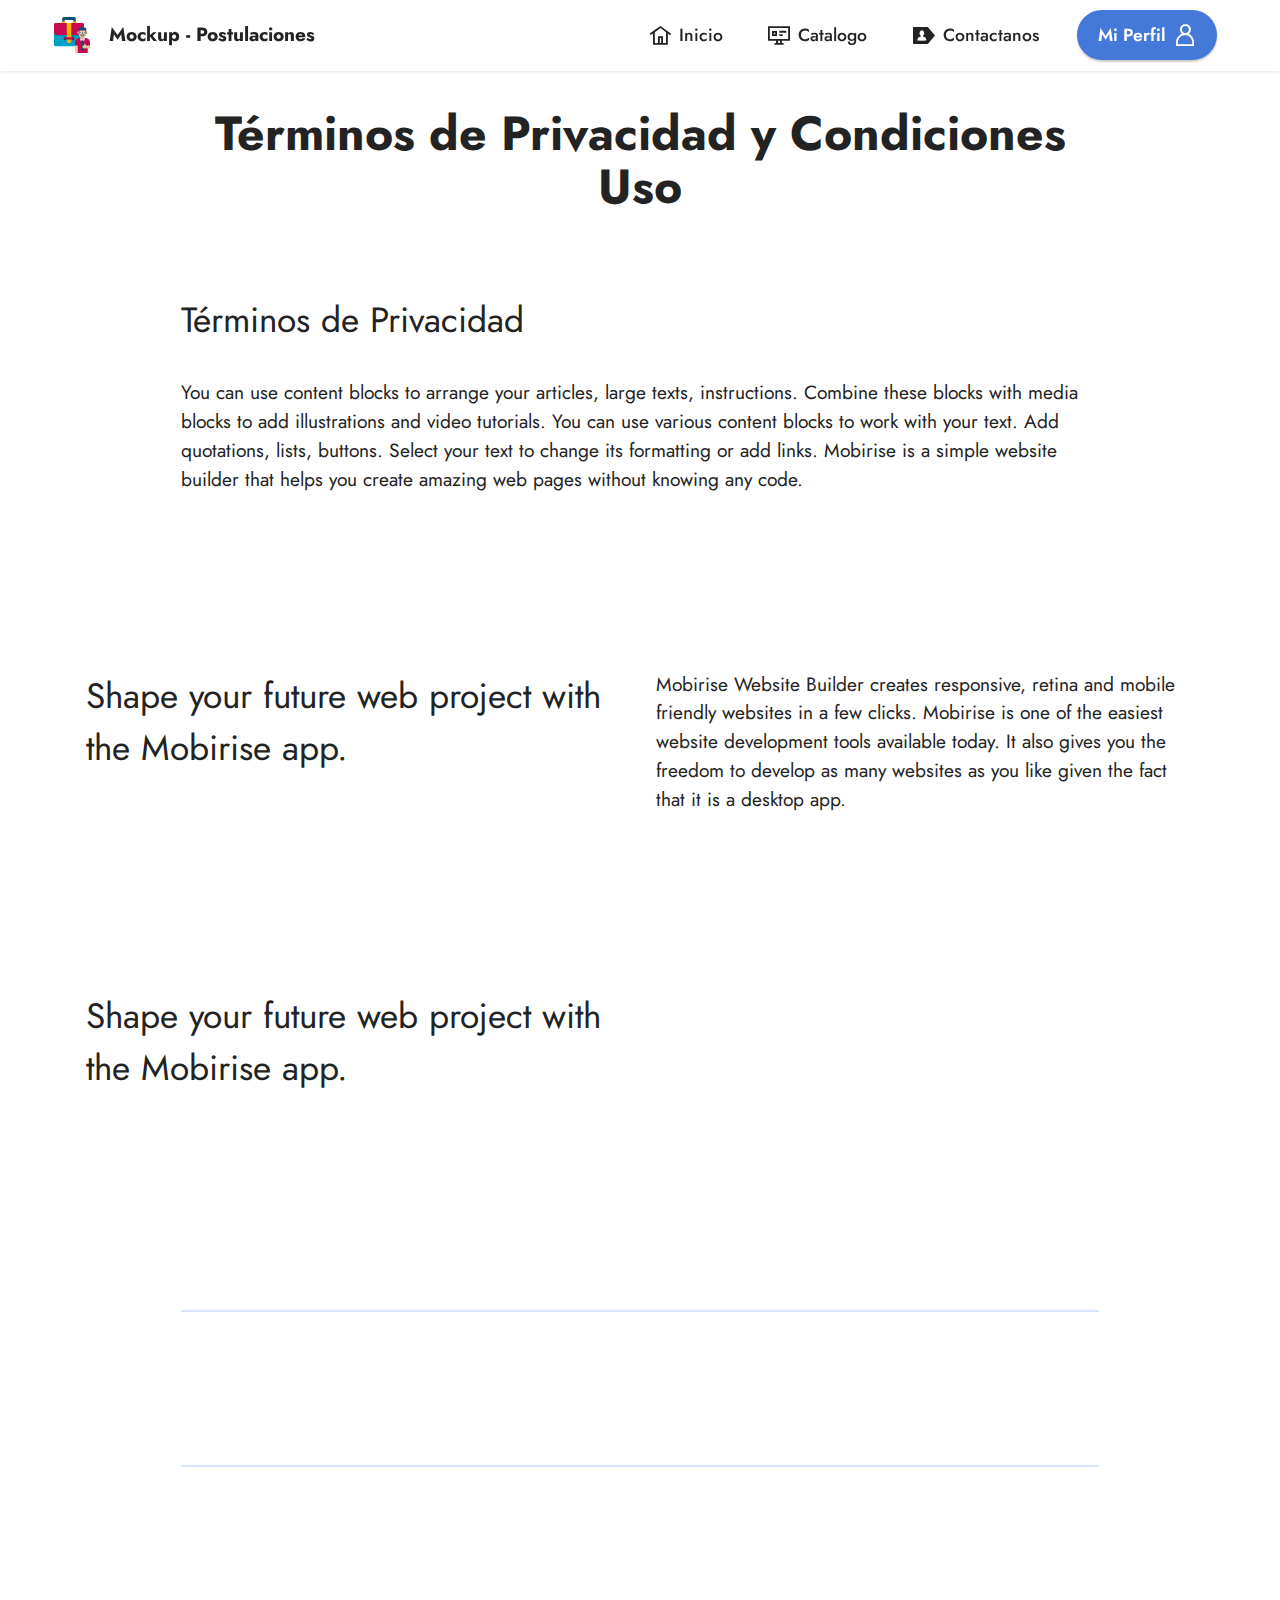
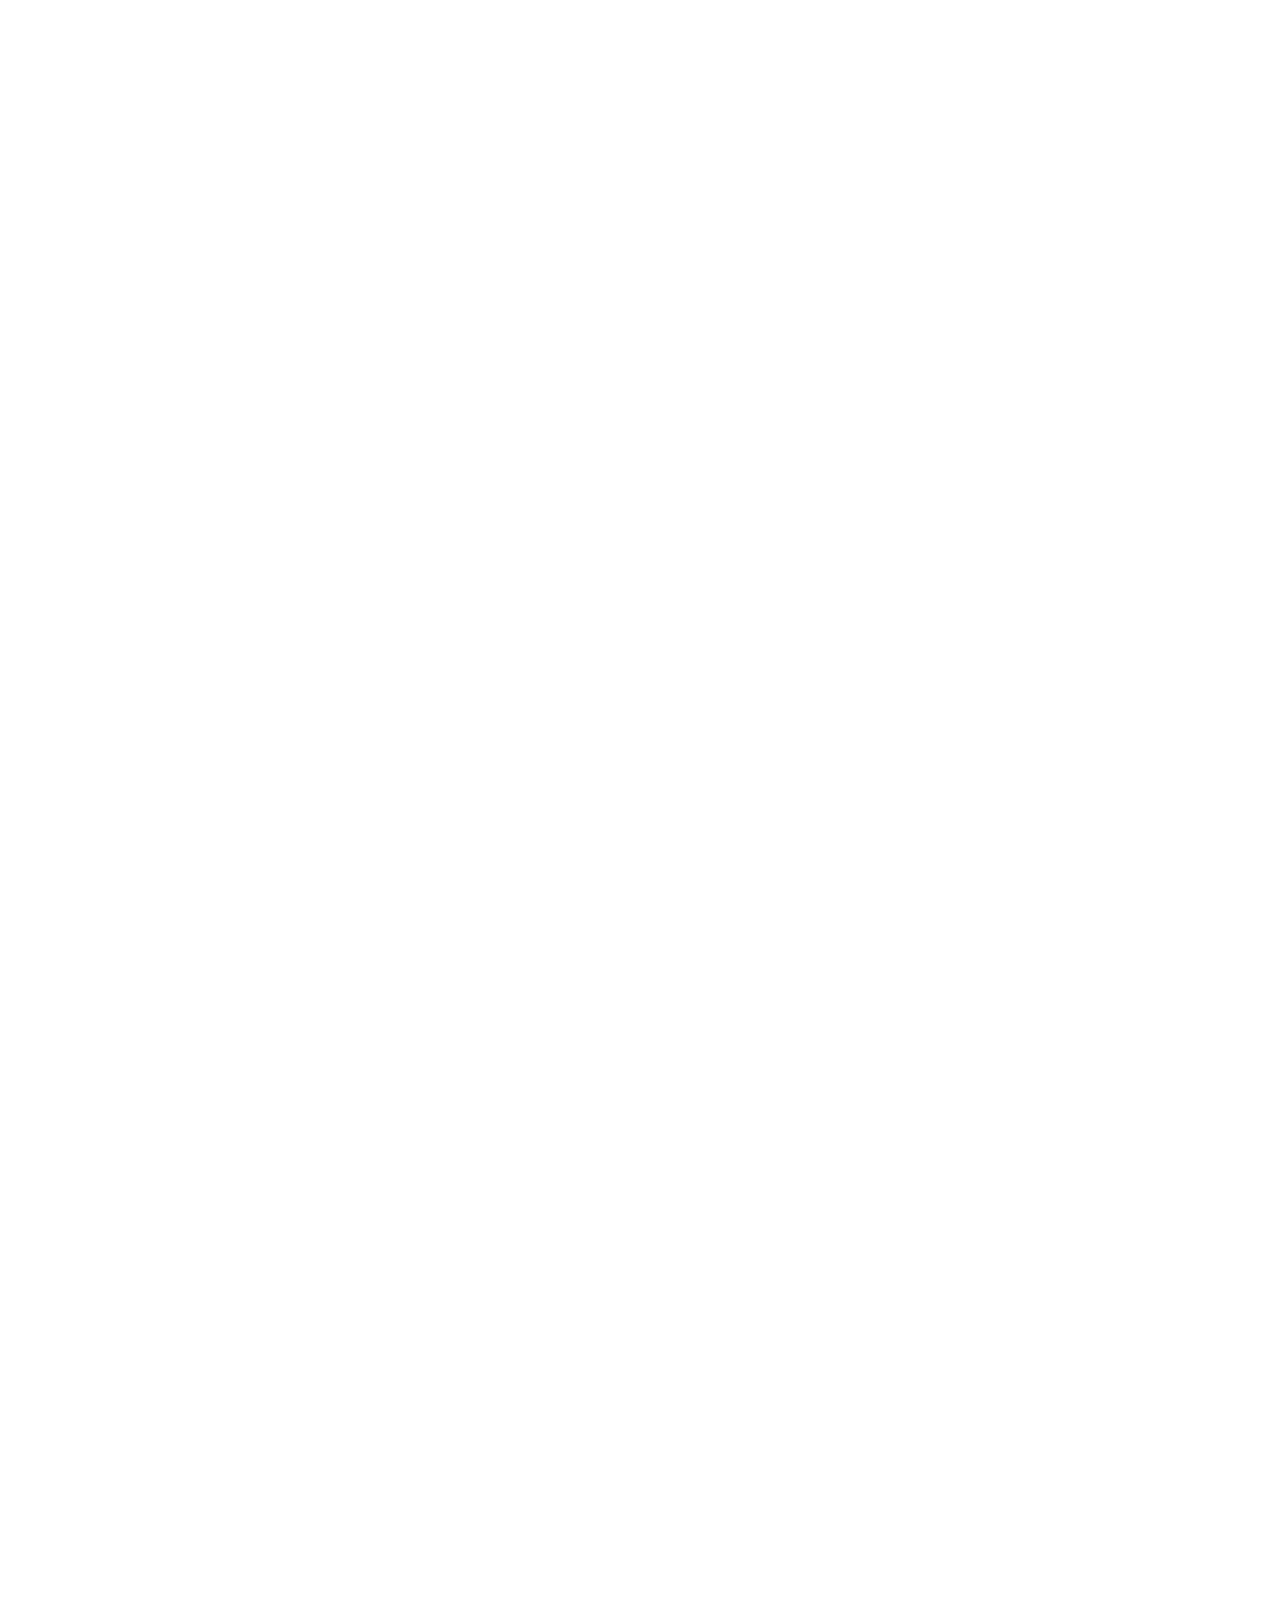
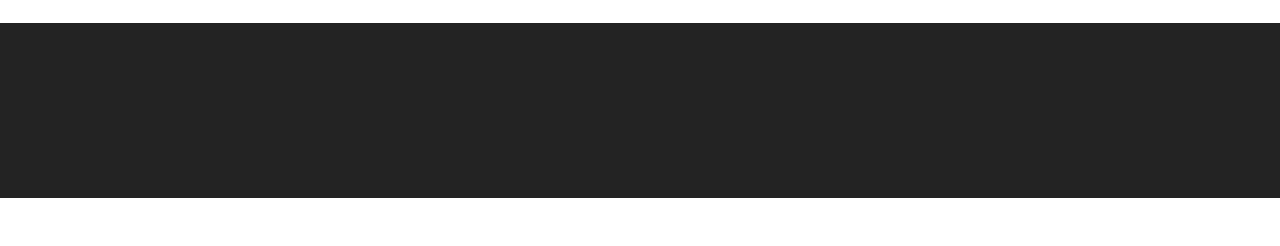
<file: privacidad-y condiciones.html>
<!DOCTYPE html>
<html>

<head>
    <!-- Google tag (gtag.js) -->
    <script async src="https://www.googletagmanager.com/gtag/js?id=G-Z91E42SBD4"></script>
    <script>
        window.dataLayer = window.dataLayer || [];

        function gtag() {
            dataLayer.push(arguments);
        }
        gtag('js', new Date());

        gtag('config', 'G-Z91E42SBD4');
    </script>
    <!-- Google tag (gtag.js) -->
    <script async src="https://www.googletagmanager.com/gtag/js?id=G-3NCBQJDWBE"></script>
    <script>
        window.dataLayer = window.dataLayer || [];
        function gtag(){dataLayer.push(arguments);}
        gtag('js', new Date());

        gtag('config', 'G-3NCBQJDWBE');
    </script>
    <!-- Site made with Mobirise Website Builder v5.5.9, https://mobirise.com -->
    <meta charset="UTF-8">
    <meta http-equiv="X-UA-Compatible" content="IE=edge">
    <meta name="generator" content="Mobirise v5.5.9, mobirise.com">
    <meta name="viewport" content="width=device-width, initial-scale=1, minimum-scale=1">
    <link rel="shortcut icon" href="assets/images/trabajo-1-96x96.png" type="image/x-icon">
    <meta name="description" content="">


    <title>Términos de Privacidad y Condiciones</title>
    <link rel="stylesheet" href="assets/web/assets/mobirise-icons2/mobirise2.css">
    <link rel="stylesheet" href="assets/bootstrap/css/bootstrap.min.css">
    <link rel="stylesheet" href="assets/bootstrap/css/bootstrap-grid.min.css">
    <link rel="stylesheet" href="assets/bootstrap/css/bootstrap-reboot.min.css">
    <link rel="stylesheet" href="assets/animatecss/animate.css">
    <link rel="stylesheet" href="assets/dropdown/css/style.css">
    <link rel="stylesheet" href="assets/socicon/css/styles.css">
    <link rel="stylesheet" href="assets/theme/css/style.css">
    <link rel="preload" href="https://fonts.googleapis.com/css?family=Jost:100,200,300,400,500,600,700,800,900,100i,200i,300i,400i,500i,600i,700i,800i,900i&display=swap" as="style" onload="this.onload=null;this.rel='stylesheet'">
    <noscript><link rel="stylesheet" href="https://fonts.googleapis.com/css?family=Jost:100,200,300,400,500,600,700,800,900,100i,200i,300i,400i,500i,600i,700i,800i,900i&display=swap"></noscript>
    <link rel="preload" as="style" href="assets/mobirise/css/mbr-additional.css">
    <link rel="stylesheet" href="assets/mobirise/css/mbr-additional.css" type="text/css">



</head>

<body>

    <section data-bs-version="5.1" class="menu menu2 cid-tlMXT4IBZZ" once="menu" id="menu2-1f">

        <nav class="navbar navbar-dropdown navbar-fixed-top navbar-expand-lg">
            <div class="container-fluid">
                <div class="navbar-brand">
                    <span class="navbar-logo">
                    <a href="index.html">
                        <img src="assets/images/trabajo-1-96x96.png" alt="Mobirise" style="height: 3rem;">
                    </a>
                </span>
                    <span class="navbar-caption-wrap"><a class="navbar-caption text-black text-primary display-7" href="index.html">Mockup - Postulaciones</a></span>
                </div>
                <button class="navbar-toggler" type="button" data-toggle="collapse" data-bs-toggle="collapse" data-target="#navbarSupportedContent" data-bs-target="#navbarSupportedContent" aria-controls="navbarNavAltMarkup" aria-expanded="false" aria-label="Toggle navigation">
                <div class="hamburger">
                    <span></span>
                    <span></span>
                    <span></span>
                    <span></span>
                </div>
            </button>
                <div class="collapse navbar-collapse" id="navbarSupportedContent">
                    <ul class="navbar-nav nav-dropdown" data-app-modern-menu="true">
                        <li class="nav-item"><a class="nav-link link text-black text-primary display-4" href="home.html#top"><span class="mobi-mbri mobi-mbri-home mbr-iconfont mbr-iconfont-btn"></span>Inicio</a></li>
                        <li class="nav-item"><a class="nav-link link text-black text-primary display-4" href="catalogo.html"><span class="mobi-mbri mobi-mbri-sites mbr-iconfont mbr-iconfont-btn"></span>Catalogo</a></li>
                        <li class="nav-item"><a class="nav-link link text-black text-primary display-4" href="contacto.html"><span class="socicon socicon-persona mbr-iconfont mbr-iconfont-btn"></span>Contactanos</a>
                        </li>
                    </ul>

                    <div class="navbar-buttons mbr-section-btn"><a class="btn btn-primary display-4" href="perfil.html#header11-1"><span class="mobi-mbri mobi-mbri-user mbr-iconfont mbr-iconfont-btn"></span>Mi Perfil</a></div>
                </div>
            </div>
        </nav>
    </section>

    <section data-bs-version="5.1" class="content4 cid-tlN6dPySIo" id="content4-1l">


        <div class="container">
            <div class="row justify-content-center">
                <div class="title col-md-12 col-lg-10">
                    <h3 class="mbr-section-title mbr-fonts-style align-center mb-4 display-2">
                        <strong>Términos de Privacidad y Condiciones Uso</strong></h3>


                </div>
            </div>
        </div>
    </section>

    <section data-bs-version="5.1" class="content5 cid-tlN6vg8xvz" id="content5-1o">

        <div class="container">
            <div class="row justify-content-center">
                <div class="col-md-12 col-lg-10">

                    <h4 class="mbr-section-subtitle mbr-fonts-style mb-4 display-5">
                        Términos de Privacidad</h4>
                    <p class="mbr-text mbr-fonts-style display-7">
                        You can use content blocks to arrange your articles, large texts, instructions. Combine these blocks with media blocks to add illustrations and video tutorials. You can use various content blocks to work with your text. Add quotations, lists, buttons.
                        Select your text to change its formatting or add links. Mobirise is a simple website builder that helps you create amazing web pages without knowing any code.</p>
                </div>
            </div>
        </div>
    </section>

    <section data-bs-version="5.1" class="content10 cid-tlN6XBfcvU" id="content10-1p">

        <div class="container">
            <div class="row justify-content-center">
                <div class="col-12 col-md">

                    <h6 class="mbr-section-subtitle mbr-fonts-style mb-4 display-5">
                        Shape your future web project with the Mobirise app.
                    </h6>
                </div>
                <div class="col-md-12 col-lg-6">
                    <p class="mbr-text mbr-fonts-style display-7">Mobirise Website Builder creates responsive, retina and mobile friendly websites in a few clicks. Mobirise is one of the easiest website development tools available today. It also gives you the freedom to develop as many websites as
                        you like given the fact that it is a desktop app.</p>
                </div>
            </div>
        </div>
    </section>

    <section data-bs-version="5.1" class="content10 cid-tlN6ZwyxtA" id="content10-1q">

        <div class="container">
            <div class="row justify-content-center">
                <div class="col-12 col-md">

                    <h6 class="mbr-section-subtitle mbr-fonts-style mb-4 display-5">
                        Shape your future web project with the Mobirise app.
                    </h6>
                </div>
                <div class="col-md-12 col-lg-6">
                    <p class="mbr-text mbr-fonts-style display-7">Mobirise Website Builder creates responsive, retina and mobile friendly websites in a few clicks. Mobirise is one of the easiest website development tools available today. It also gives you the freedom to develop as many websites as
                        you like given the fact that it is a desktop app.</p>
                </div>
            </div>
        </div>
    </section>

    <section data-bs-version="5.1" class="content6 cid-tlN6co0QDL" id="content6-1j">

        <div class="container">
            <div class="row justify-content-center">
                <div class="col-md-12 col-lg-10">
                    <hr class="line">
                    <p class="mbr-text align-center mbr-fonts-style my-4 display-5">
                        <em>Use Mobirise website building software to create multiple sites for commercial and non-profit projects.</em>
                    </p>
                    <hr class="line">
                </div>
            </div>
        </div>
    </section>

    <section data-bs-version="5.1" class="content13 cid-tlN6byLMRG" id="content13-1i">


        <div class="container">
            <div class="row justify-content-center">
                <div class="col-md-12 col-lg-10">
                    <h3 class="mbr-section-title mbr-fonts-style mb-4 display-5">
                        <strong>Condiciones de Uso</strong></h3>
                </div>
            </div>
            <div class="row justify-content-center">
                <div class="col-md-12 col-lg-10">
                    <div class="row justify-content-center">
                        <div class="col-12 col-lg-6">
                            <ul class="list mbr-fonts-style display-7">
                                <li><strong>How to create more items in this list?</strong><br>Press <strong>Enter </strong>to create a new bullet. To create an answer for a question, press <strong>Shift+Enter</strong>.</li>
                                <li><strong>Can I create sites for commerical projects?</strong><br>Yes, Mobirise is free for both non-profit and commercial sites.</li>
                                <li><strong>How to install more extensions?</strong><br>Open the main menu in the app and find the Extensions tab. Click on it to open the Extensions list.</li>
                            </ul>
                        </div>
                        <div class="col-12 col-lg-6">
                            <ul class="list mbr-fonts-style display-7">
                                <li><strong>What is Mobirise Kit?
                                </strong><br>Mobirise Kit is a service that provides the access to all current and new themes/extensions developed by Mobirise.&nbsp;</li>
                                <li><strong>What is Code Editor?<br></strong>This extension allows editing the code of block in the app. Also, it's possible to add code to the head and body parts of pages.</li>
                            </ul>
                        </div>
                    </div>
                </div>
            </div>
        </div>
    </section>

    <section data-bs-version="5.1" class="content7 cid-tlN6d2GDBZ" id="content7-1k">

        <div class="container">
            <div class="row justify-content-center">
                <div class="col-12 col-md-10">
                    <blockquote>
                        <h5 class="mbr-section-title mbr-fonts-style mb-2 display-7"><strong>How mobirise works?</strong></h5>
                        <p class="mbr-text mbr-fonts-style display-4">Use Mobirise website building software to create multiple sites for commercial and non-profit projects. Themes in the Mobirise website builder offer multiple blocks: intros, sliders, galleries, forms, articles, and so on. Start
                            a project and click on the red plus buttons to see the blocks available for your theme.</p>
                    </blockquote>
                </div>
            </div>
        </div>
    </section>

    <section data-bs-version="5.1" class="content14 cid-tlN6f9wqr8" id="content14-1m">



        <div class="container">
            <div class="row justify-content-center">
                <div class="col-md-12 col-lg-10">
                    <h3 class="mbr-section-title mbr-fonts-style mb-4 display-5">
                        <strong>Preguntas Frecuentes</strong></h3>
                    <ul class="list mbr-fonts-style display-7">
                        <li><strong>How to create more items in this list?</strong><br>Press <strong>Enter </strong>to create a new bullet. To create an answer for a question, press <strong>Shift+Enter</strong>.</li>
                        <li><strong>Can I create sites for commerical projects?</strong><br>Yes, Mobirise is free for both non-profit and commercial sites.</li>
                        <li><strong>How to install more extensions?</strong><br>Open the main menu in the app and find the Extensions tab. Click on it to open the Extensions list.</li>
                        <li><strong>What is Mobirise Kit?
                        </strong><br>Mobirise Kit is a service that provides the access to all current and new themes/extensions developed by Mobirise.</li>
                        <li><strong>What is Code Editor?<br></strong>This extension allows editing the code of block in the app. Also, it's possible to add code to the head and body parts of pages.</li>
                    </ul>
                </div>
            </div>
        </div>
    </section>

    <section data-bs-version="5.1" class="footer3 cid-tlMt9ZdHmh" once="footers" id="footer3-11">





        <div class="container">
            <div class="media-container-row align-center mbr-white">
                <div class="row row-links">
                    <ul class="foot-menu">





                        <li class="foot-menu-item mbr-fonts-style display-7"><a href="contacto.html" class="text-success">Contacto</a><br></li>
                        <li class="foot-menu-item mbr-fonts-style display-7"><a href="privacidad-y condiciones.html" class="text-success" target="_blank">Condiciones de Uso</a><br></li>
                        <li class="foot-menu-item mbr-fonts-style display-7"><a href="privacidad-y condiciones.html" class="text-success" target="_blank">Políticas de Privacidad</a><br></li>
                    </ul>
                </div>
                <div class="row social-row">
                    <div class="social-list align-right pb-2">






                        <div class="soc-item">
                            <a href="https://twitter.com/mobirise" target="_blank">
                                <span class="socicon-twitter socicon mbr-iconfont mbr-iconfont-social"></span>
                            </a>
                        </div>
                        <div class="soc-item">
                            <a href="https://www.facebook.com/pages/Mobirise/1616226671953247" target="_blank">
                                <span class="socicon-facebook socicon mbr-iconfont mbr-iconfont-social"></span>
                            </a>
                        </div>
                        <div class="soc-item">
                            <a href="https://www.youtube.com/c/mobirise" target="_blank">
                                <span class="socicon-youtube socicon mbr-iconfont mbr-iconfont-social"></span>
                            </a>
                        </div>
                        <div class="soc-item">
                            <a href="https://instagram.com/mobirise" target="_blank">
                                <span class="mbr-iconfont mbr-iconfont-social socicon-instagram socicon"></span>
                            </a>
                        </div>
                    </div>
                </div>
                <div class="row row-copirayt">
                    <p class="mbr-text mb-0 mbr-fonts-style mbr-white align-center display-7">
                        © Copyright 2022 Invencibles Company. Todos los derechos reservados.</p>
                </div>
            </div>
        </div>
    </section>
    <section style="background-color: #fff; font-family: -apple-system, BlinkMacSystemFont, 'Segoe UI', 'Roboto', 'Helvetica Neue', Arial, sans-serif; color:#aaa; font-size:12px; padding: 0; align-items: center; display: flex;">
        <a href="https://mobirise.site/v" style="flex: 1 1; height: 3rem; padding-left: 1rem;"></a>
        <p style="flex: 0 0 auto; margin:0; padding-right:1rem;">Made with Mobirise <a href="https://mobirise.site/u" style="color:#aaa;">site</a> themes</p>
    </section>
    <script src="assets/bootstrap/js/bootstrap.bundle.min.js"></script>
    <script src="assets/smoothscroll/smooth-scroll.js"></script>
    <script src="assets/ytplayer/index.js"></script>
    <script src="assets/dropdown/js/navbar-dropdown.js"></script>
    <script src="assets/theme/js/script.js"></script>


    <div id="scrollToTop" class="scrollToTop mbr-arrow-up"><a style="text-align: center;"><i class="mbr-arrow-up-icon mbr-arrow-up-icon-cm cm-icon cm-icon-smallarrow-up"></i></a></div>
    <input name="animation" type="hidden">
</body>

</html>
</file>
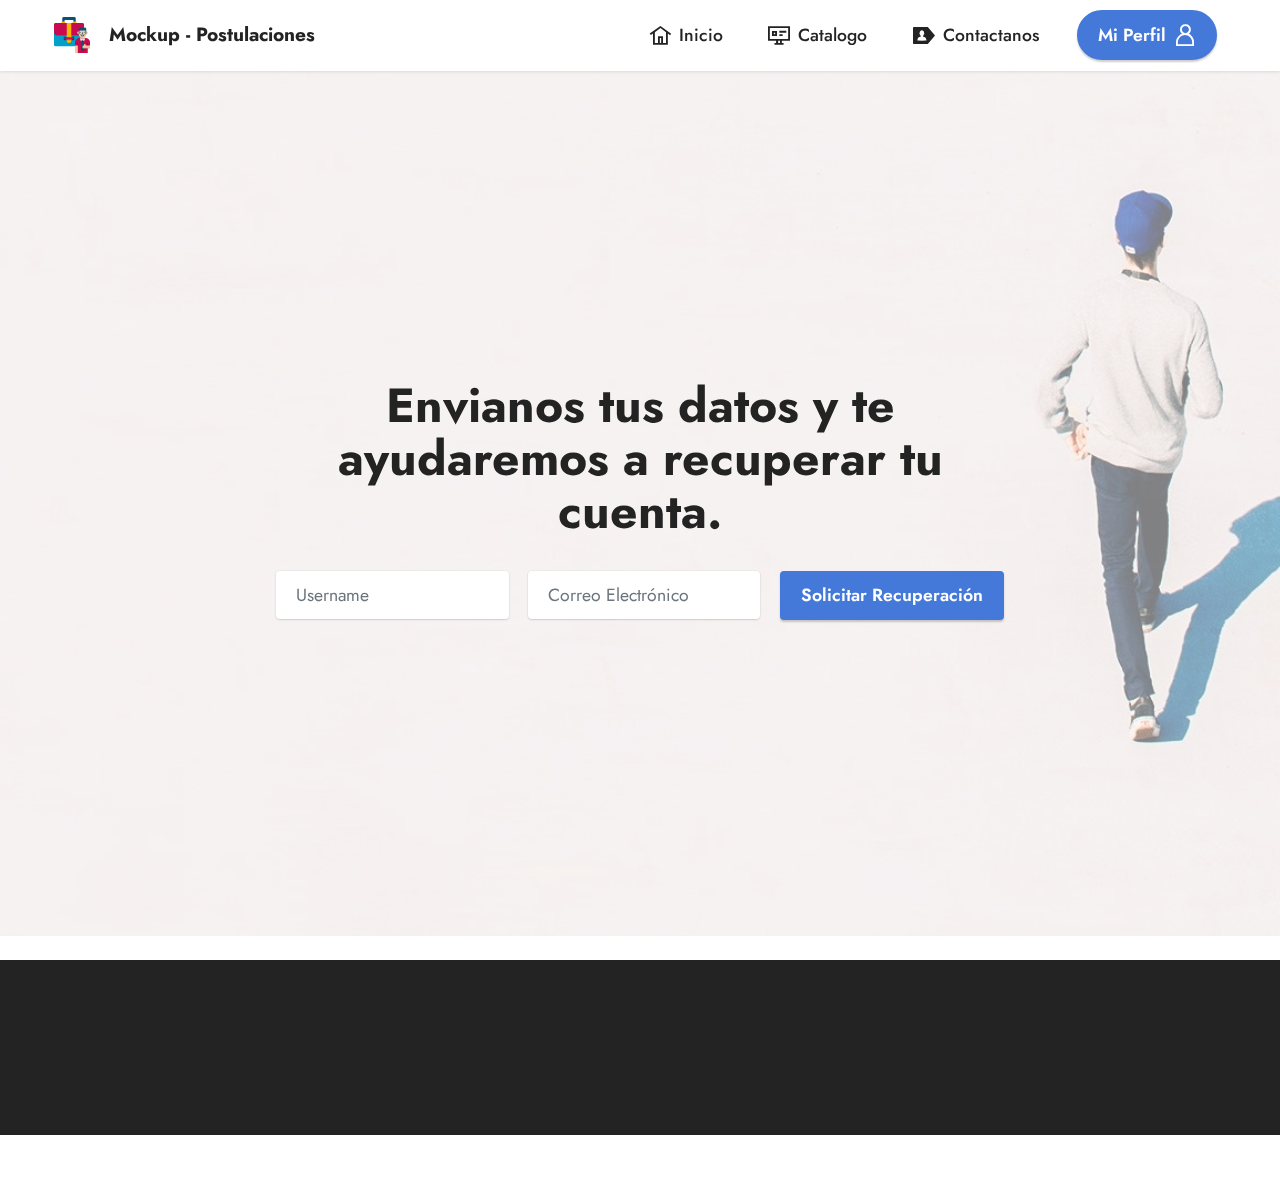
<file: recuperar cuenta.html>
<!DOCTYPE html>
<html>

<head>
    <!-- Google tag (gtag.js) -->
    <script async src="https://www.googletagmanager.com/gtag/js?id=G-Z91E42SBD4"></script>
    <script>
        window.dataLayer = window.dataLayer || [];

        function gtag() {
            dataLayer.push(arguments);
        }
        gtag('js', new Date());

        gtag('config', 'G-Z91E42SBD4');
    </script>
    <!-- Google tag (gtag.js) -->
    <script async src="https://www.googletagmanager.com/gtag/js?id=G-3NCBQJDWBE"></script>
    <script>
        window.dataLayer = window.dataLayer || [];
        function gtag(){dataLayer.push(arguments);}
        gtag('js', new Date());

        gtag('config', 'G-3NCBQJDWBE');
    </script>
    <!-- Site made with Mobirise Website Builder v5.5.9, https://mobirise.com -->
    <meta charset="UTF-8">
    <meta http-equiv="X-UA-Compatible" content="IE=edge">
    <meta name="generator" content="Mobirise v5.5.9, mobirise.com">
    <meta name="viewport" content="width=device-width, initial-scale=1, minimum-scale=1">
    <link rel="shortcut icon" href="assets/images/trabajo-1-96x96.png" type="image/x-icon">
    <meta name="description" content="">


    <title>Contacto</title>
    <link rel="stylesheet" href="assets/web/assets/mobirise-icons2/mobirise2.css">
    <link rel="stylesheet" href="assets/bootstrap/css/bootstrap.min.css">
    <link rel="stylesheet" href="assets/bootstrap/css/bootstrap-grid.min.css">
    <link rel="stylesheet" href="assets/bootstrap/css/bootstrap-reboot.min.css">
    <link rel="stylesheet" href="assets/parallax/jarallax.css">
    <link rel="stylesheet" href="assets/animatecss/animate.css">
    <link rel="stylesheet" href="assets/dropdown/css/style.css">
    <link rel="stylesheet" href="assets/socicon/css/styles.css">
    <link rel="stylesheet" href="assets/theme/css/style.css">
    <link rel="preload" href="https://fonts.googleapis.com/css?family=Jost:100,200,300,400,500,600,700,800,900,100i,200i,300i,400i,500i,600i,700i,800i,900i&display=swap" as="style" onload="this.onload=null;this.rel='stylesheet'">
    <noscript>
        <link rel="stylesheet"
            href="https://fonts.googleapis.com/css?family=Jost:100,200,300,400,500,600,700,800,900,100i,200i,300i,400i,500i,600i,700i,800i,900i&display=swap">
    </noscript>
    <link rel="preload" as="style" href="assets/mobirise/css/mbr-additional.css">
    <link rel="stylesheet" href="assets/mobirise/css/mbr-additional.css" type="text/css">

</head>

<body>

    <section data-bs-version="5.1" class="menu menu2 cid-tlMXT4IBZZ" once="menu" id="menu2-1f">

        <nav class="navbar navbar-dropdown navbar-fixed-top navbar-expand-lg">
            <div class="container-fluid">
                <div class="navbar-brand">
                    <span class="navbar-logo">
                        <a href="index.html">
                            <img src="assets/images/trabajo-1-96x96.png" alt="Mobirise" style="height: 3rem;">
                        </a>
                    </span>
                    <span class="navbar-caption-wrap"><a class="navbar-caption text-black text-primary display-7"
                            href="index.html">Mockup - Postulaciones</a></span>
                </div>
                <button class="navbar-toggler" type="button" data-toggle="collapse" data-bs-toggle="collapse" data-target="#navbarSupportedContent" data-bs-target="#navbarSupportedContent" aria-controls="navbarNavAltMarkup" aria-expanded="false" aria-label="Toggle navigation">
                    <div class="hamburger">
                        <span></span>
                        <span></span>
                        <span></span>
                        <span></span>
                    </div>
                </button>
                <div class="collapse navbar-collapse" id="navbarSupportedContent">
                    <ul class="navbar-nav nav-dropdown" data-app-modern-menu="true">
                        <li class="nav-item"><a class="nav-link link text-black text-primary display-4" href="home.html#top"><span
                                    class="mobi-mbri mobi-mbri-home mbr-iconfont mbr-iconfont-btn"></span>Inicio</a>
                        </li>
                        <li class="nav-item"><a class="nav-link link text-black text-primary display-4" href="catalogo.html"><span
                                    class="mobi-mbri mobi-mbri-sites mbr-iconfont mbr-iconfont-btn"></span>Catalogo</a>
                        </li>
                        <li class="nav-item"><a class="nav-link link text-black text-primary display-4" href="contacto.html"><span
                                    class="socicon socicon-persona mbr-iconfont mbr-iconfont-btn"></span>Contactanos</a>
                        </li>
                    </ul>

                    <div class="navbar-buttons mbr-section-btn"><a class="btn btn-primary display-4" href="perfil.html#header11-1"><span
                                class="mobi-mbri mobi-mbri-user mbr-iconfont mbr-iconfont-btn"></span>Mi Perfil</a></div>
                </div>
            </div>
        </nav>
    </section>

    <section data-bs-version="5.1" class="form1 cid-tlMUgV0U3d mbr-fullscreen mbr-parallax-background" id="form1-1c">
        <div class="mbr-overlay" style="opacity: 0.5; background-color: rgb(255, 255, 255);"></div>
        <div class="container">
            <div class="row justify-content-center">
                <div class="col-lg-8 mx-auto mbr-form" data-form-type="formoid">
                    <form action="https://mobirise.eu/" method="POST" class="mbr-form form-with-styler" data-form-title="Form Name"><input type="hidden" name="email" data-form-email="true" value="0be27YB/Kto+BoTEu8camI5zAVM7Qz12Uxrc/VvMzeWiy2QNBtXEpLGhsdC2OEX0MCjaxAH+d1luZoS3AJaANptJjNLj6pd+HsYi4iI3N2K9Z5pz00J3jrgwqCNCq9dw">
                        <div class="row">
                            <div hidden="hidden" data-form-alert="" class="alert alert-success col-12">Te estaremos contactando a tu correo electronico.</div>
                            <div hidden="hidden" data-form-alert-danger="" class="alert alert-danger col-12">
                                Oops...! some problem!
                            </div>
                        </div>
                        <div class="dragArea row">
                            <div class="col-12">
                                <h1 class="mbr-section-title mb-4 mbr-fonts-style align-center display-2">
                                    <strong>Envianos tus datos y te ayudaremos a recuperar tu cuenta.</strong>
                                </h1>
                            </div>
                            <div class="col-md col-12 form-group mb-3" data-for="username">
                                <input type="text" name="username" placeholder="Username" data-form-field="username" class="form-control" id="username-form1-1c">
                            </div>
                            <div class="col-md col-12 form-group mb-3" data-for="email">
                                <input type="email" name="email" placeholder="Correo Electrónico" data-form-field="Email" class="form-control" id="email-form1-1c">
                            </div>
                            <div class="mbr-section-btn col-12 col-md-auto"><button type="submit" class="btn btn-primary display-4">Solicitar Recuperación</button></div>
                        </div>
                    </form>
                </div>
            </div>
        </div>
    </section>

    <section data-bs-version="5.1" class="footer3 cid-tlMt9ZdHmh" once="footers" id="footer3-11">
        <div class="container">
            <div class="media-container-row align-center mbr-white">
                <div class="row row-links">
                    <ul class="foot-menu">
                        <li class="foot-menu-item mbr-fonts-style display-7"><a href="contacto.html" class="text-success">Contacto</a><br></li>
                        <li class="foot-menu-item mbr-fonts-style display-7"><a href="privacidad-y condiciones.html" class="text-success" target="_blank">Condiciones de Uso</a><br></li>
                        <li class="foot-menu-item mbr-fonts-style display-7"><a href="privacidad-y condiciones.html" class="text-success" target="_blank">Políticas de Privacidad</a><br></li>
                    </ul>
                </div>
                <div class="row social-row">
                    <div class="social-list align-right pb-2">
                        <div class="soc-item">
                            <a href="https://twitter.com/mobirise" target="_blank">
                                <span class="socicon-twitter socicon mbr-iconfont mbr-iconfont-social"></span>
                            </a>
                        </div>
                        <div class="soc-item">
                            <a href="https://www.facebook.com/pages/Mobirise/1616226671953247" target="_blank">
                                <span class="socicon-facebook socicon mbr-iconfont mbr-iconfont-social"></span>
                            </a>
                        </div>
                        <div class="soc-item">
                            <a href="https://www.youtube.com/c/mobirise" target="_blank">
                                <span class="socicon-youtube socicon mbr-iconfont mbr-iconfont-social"></span>
                            </a>
                        </div>
                        <div class="soc-item">
                            <a href="https://instagram.com/mobirise" target="_blank">
                                <span class="mbr-iconfont mbr-iconfont-social socicon-instagram socicon"></span>
                            </a>
                        </div>
                    </div>
                </div>
                <div class="row row-copirayt">
                    <p class="mbr-text mb-0 mbr-fonts-style mbr-white align-center display-7">
                        © Copyright 2022 Invencibles Company. Todos los derechos reservados.</p>
                </div>
            </div>
        </div>
    </section>
    <section style="background-color: #fff; font-family: -apple-system, BlinkMacSystemFont, 'Segoe UI', 'Roboto', 'Helvetica Neue', Arial, sans-serif; color:#aaa; font-size:12px; padding: 0; align-items: center; display: flex;">
        <a href="https://mobirise.site/s" style="flex: 1 1; height: 3rem; padding-left: 1rem;"></a>
        <p style="flex: 0 0 auto; margin:0; padding-right:1rem;">Designed with Mobirise <a href="https://mobirise.site/u" style="color:#aaa;">site</a> themes</p>
    </section>
    <script src="assets/bootstrap/js/bootstrap.bundle.min.js"></script>
    <script src="assets/parallax/jarallax.js"></script>
    <script src="assets/smoothscroll/smooth-scroll.js"></script>
    <script src="assets/ytplayer/index.js"></script>
    <script src="assets/dropdown/js/navbar-dropdown.js"></script>
    <script src="assets/theme/js/script.js"></script>
    <script src="assets/formoid/formoid.min.js"></script>


    <div id="scrollToTop" class="scrollToTop mbr-arrow-up"><a style="text-align: center;"><i
                class="mbr-arrow-up-icon mbr-arrow-up-icon-cm cm-icon cm-icon-smallarrow-up"></i></a></div>
    <input name="animation" type="hidden">
</body>

</html>
</file>
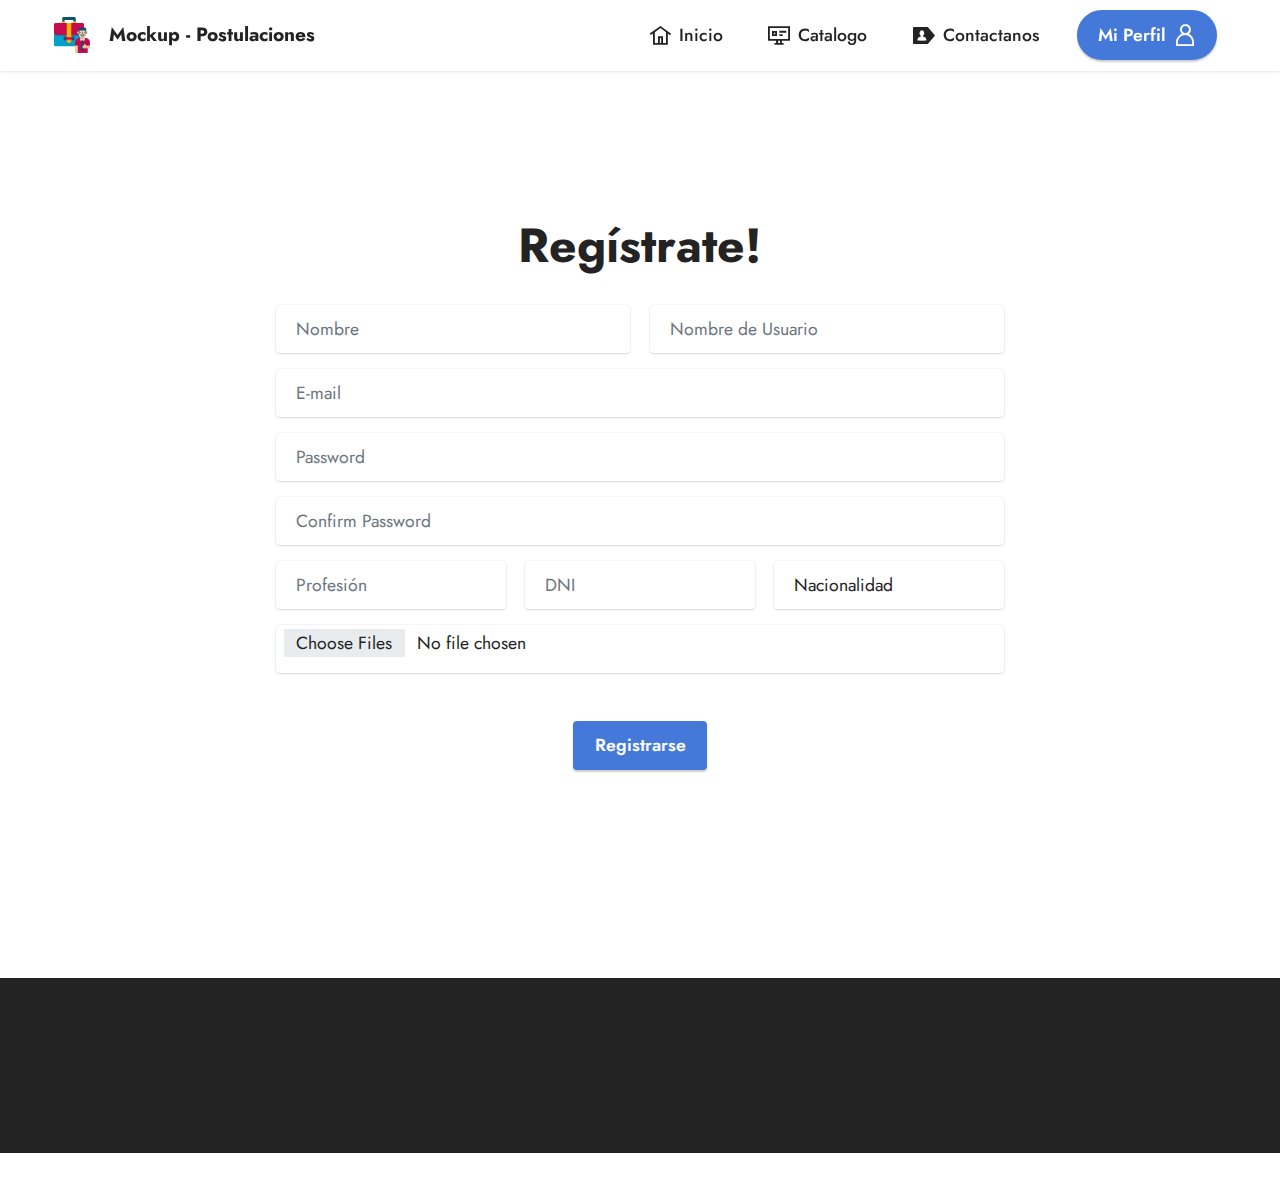
<file: registrarse.html>
<!DOCTYPE html>
<html>

<head>
    <!-- Google tag (gtag.js) -->
    <script async src="https://www.googletagmanager.com/gtag/js?id=G-Z91E42SBD4"></script>
    <script>
        window.dataLayer = window.dataLayer || [];

        function gtag() {
            dataLayer.push(arguments);
        }
        gtag('js', new Date());

        gtag('config', 'G-Z91E42SBD4');
    </script>
    <!-- Google tag (gtag.js) -->
    <script async src="https://www.googletagmanager.com/gtag/js?id=G-3NCBQJDWBE"></script>
    <script>
        window.dataLayer = window.dataLayer || [];
        function gtag(){dataLayer.push(arguments);}
        gtag('js', new Date());

        gtag('config', 'G-3NCBQJDWBE');
    </script>
    <!-- Site made with Mobirise Website Builder v5.5.9, https://mobirise.com -->
    <meta charset="UTF-8">
    <meta http-equiv="X-UA-Compatible" content="IE=edge">
    <meta name="generator" content="Mobirise v5.5.9, mobirise.com">
    <meta name="viewport" content="width=device-width, initial-scale=1, minimum-scale=1">
    <link rel="shortcut icon" href="assets/images/trabajo-1-96x96.png" type="image/x-icon">
    <meta name="description" content="">

    <title>Registrarse</title>
    <link rel="stylesheet" href="assets/web/assets/mobirise-icons2/mobirise2.css">
    <link rel="stylesheet" href="assets/bootstrap/css/bootstrap.min.css">
    <link rel="stylesheet" href="assets/bootstrap/css/bootstrap-grid.min.css">
    <link rel="stylesheet" href="assets/bootstrap/css/bootstrap-reboot.min.css">
    <link rel="stylesheet" href="assets/animatecss/animate.css">
    <link rel="stylesheet" href="assets/dropdown/css/style.css">
    <link rel="stylesheet" href="assets/socicon/css/styles.css">
    <link rel="stylesheet" href="assets/theme/css/style.css">
    <link rel="preload" href="https://fonts.googleapis.com/css?family=Jost:100,200,300,400,500,600,700,800,900,100i,200i,300i,400i,500i,600i,700i,800i,900i&display=swap" as="style" onload="this.onload=null;this.rel='stylesheet'">
    <noscript><link rel="stylesheet" href="https://fonts.googleapis.com/css?family=Jost:100,200,300,400,500,600,700,800,900,100i,200i,300i,400i,500i,600i,700i,800i,900i&display=swap"></noscript>
    <link rel="preload" as="style" href="assets/mobirise/css/mbr-additional.css">
    <link rel="stylesheet" href="assets/mobirise/css/mbr-additional.css" type="text/css">

</head>

<body>
    <section data-bs-version="5.1" class="menu menu2 cid-tlMXT4IBZZ" once="menu" id="menu2-1x">
        <nav class="navbar navbar-dropdown navbar-fixed-top navbar-expand-lg">
            <div class="container-fluid">
                <div class="navbar-brand">
                    <span class="navbar-logo">
                    <a href="index.html">
                        <img src="assets/images/trabajo-1-96x96.png" alt="Mobirise" style="height: 3rem;">
                    </a>
                </span>
                    <span class="navbar-caption-wrap"><a class="navbar-caption text-black text-primary display-7" href="index.html">Mockup - Postulaciones</a></span>
                </div>
                <button class="navbar-toggler" type="button" data-toggle="collapse" data-bs-toggle="collapse" data-target="#navbarSupportedContent" data-bs-target="#navbarSupportedContent" aria-controls="navbarNavAltMarkup" aria-expanded="false" aria-label="Toggle navigation">
                <div class="hamburger">
                    <span></span>
                    <span></span>
                    <span></span>
                    <span></span>
                </div>
            </button>
                <div class="collapse navbar-collapse" id="navbarSupportedContent">
                    <ul class="navbar-nav nav-dropdown" data-app-modern-menu="true">
                        <li class="nav-item"><a class="nav-link link text-black text-primary display-4" href="home.html#top"><span class="mobi-mbri mobi-mbri-home mbr-iconfont mbr-iconfont-btn"></span>Inicio</a></li>
                        <li class="nav-item"><a class="nav-link link text-black text-primary display-4" href="catalogo.html"><span class="mobi-mbri mobi-mbri-sites mbr-iconfont mbr-iconfont-btn"></span>Catalogo</a></li>
                        <li class="nav-item"><a class="nav-link link text-black text-primary display-4" href="contacto.html"><span class="socicon socicon-persona mbr-iconfont mbr-iconfont-btn"></span>Contactanos</a>
                        </li>
                    </ul>
                    <div class="navbar-buttons mbr-section-btn"><a class="btn btn-primary display-4" href="perfil.html#header11-1"><span class="mobi-mbri mobi-mbri-user mbr-iconfont mbr-iconfont-btn"></span>Mi Perfil</a></div>
                </div>
            </div>
        </nav>
    </section>

    <section data-bs-version="5.1" class="form5 cid-tlSK3ecBs3" id="form5-1z">
        <div class="container">
            <div class="mbr-section-head">
                <h3 class="mbr-section-title mbr-fonts-style align-center mb-0 display-2">
                    <strong>Regístrate!</strong></h3>
            </div>
            <div class="row justify-content-center mt-4">
                <div class="col-lg-8 mx-auto mbr-form" data-form-type="formoid">
                    <form action="https://mobirise.eu/" method="POST" class="mbr-form form-with-styler" data-form-title="Form Name"><input type="hidden" name="email" data-form-email="true" value="z+vLKM20+n/jR/qTiH2LzQNf0LtXKqD0A6Z7I/aIfUcnUs15HyLzOQ9RvJkqN/a4/sjY+X8dVwwSXkY9OCYOa5BrArTLFnFjT6uq/e8GkFUCWrt/O1r/2txD58CTlE1C">
                        <div class="row">
                            <div hidden="hidden" data-form-alert="" class="alert alert-success col-12">Registro completo!</div>
                            <div hidden="hidden" data-form-alert-danger="" class="alert alert-danger col-12">
                                Oops...! some problem!
                            </div>
                        </div>
                        <div class="dragArea row">
                            <div class="col-md col-sm-12 form-group mb-3" data-for="name">
                                <input required type="text" name="name" placeholder="Nombre" data-form-field="name" class="form-control" value="" id="name-form5-1z">
                            </div>
                            <div class="col-md col-sm-12 form-group mb-3" data-for="username">
                                <input required type="text" name="username" placeholder="Nombre de Usuario" data-form-field="username" class="form-control" value="" id="isername-form5-1z">
                            </div>
                            <div class="col-12 col-sm-12 form-group mb-3" data-for="email">
                                <input required type="email" name="email" placeholder="E-mail" data-form-field="email" class="form-control" value="" id="email-form5-1z">
                            </div>
                            <div class="col-12 form-group mb-3" data-for="password">
                                <input required type="password" name="password" placeholder="Password" data-form-field="password" class="form-control" value="" id="password-form5-1z">
                            </div>
                            <div class="col-12 form-group mb-3" data-for="cpassword">
                                <input required type="password" name="cpassword" placeholder="Confirm Password" data-form-field="textarea" class="form-control" id="textarea-form5-1z">
                            </div>
                            <div class="col-md form-group mb-3" data-for="profesion">
                                <input required type="text" name="profesion" placeholder="Profesión" data-form-field="profesion" class="form-control" value="" id="profesion-form5-1z">
                            </div>
                            <div class="col-md form-group mb-3" data-for="dni">
                                <input required type="number" name="dni" placeholder="DNI" data-form-field="dni" class="form-control" value="" id="dni-form5-1z">
                            </div>
                            <div class="col-md form-group mb-3" data-for="nacionalidad">
                                <select required name="nacionalidad" title="nacionalidad" data-form-field="nacionalidad" class="form-control" value="" id="nacionalidad-form5-1z">
                                        <option value="Nacionalidad" class="form-select" disabled selected>Nacionalidad</option>
                                        <option value="Argentina">Argentina</option>
                                        <option value="Bolivia">Bolivia</option>
                                        <option value="Uruguay">Uruguay</option>
                                        <option value="Brasil">Brasil</option>
                                </select>
                            </div>
                                
                            <div class="col-lg-12 col-md-12 col-sm-12 align-center mbr-section-btn">
                                <input type="file" name="file" placeholder="Subir archivos" data-form-field="file" multiple class="form-control " id="file-form5-1z">
                            </div>
                            <div class="col-lg-12 col-md-12 col-sm-12 align-center mbr-section-btn my-5"><button type="submit" class="btn btn-primary display-4">Registrarse</button></div>
                        </div>
                    </form>
                </div>
            </div>
        </div>
    </section>

    <section data-bs-version="5.1" class="footer3 cid-tlMt9ZdHmh" once="footers" id="footer3-1y">
        <div class="container">
            <div class="media-container-row align-center mbr-white">
                <div class="row row-links">
                    <ul class="foot-menu">

                        <li class="foot-menu-item mbr-fonts-style display-7"><a href="contacto.html" class="text-success">Contacto</a><br></li>
                        <li class="foot-menu-item mbr-fonts-style display-7"><a href="privacidad-y condiciones.html" class="text-success" target="_blank">Condiciones de Uso</a><br></li>
                        <li class="foot-menu-item mbr-fonts-style display-7"><a href="privacidad-y condiciones.html" class="text-success" target="_blank">Políticas de Privacidad</a><br></li>
                    </ul>
                </div>
                <div class="row social-row">
                    <div class="social-list align-right pb-2">


                        <div class="soc-item">
                            <a href="https://twitter.com/mobirise" target="_blank">
                                <span class="socicon-twitter socicon mbr-iconfont mbr-iconfont-social"></span>
                            </a>
                        </div>
                        <div class="soc-item">
                            <a href="https://www.facebook.com/pages/Mobirise/1616226671953247" target="_blank">
                                <span class="socicon-facebook socicon mbr-iconfont mbr-iconfont-social"></span>
                            </a>
                        </div>
                        <div class="soc-item">
                            <a href="https://www.youtube.com/c/mobirise" target="_blank">
                                <span class="socicon-youtube socicon mbr-iconfont mbr-iconfont-social"></span>
                            </a>
                        </div>
                        <div class="soc-item">
                            <a href="https://instagram.com/mobirise" target="_blank">
                                <span class="mbr-iconfont mbr-iconfont-social socicon-instagram socicon"></span>
                            </a>
                        </div>
                    </div>
                </div>
                <div class="row row-copirayt">
                    <p class="mbr-text mb-0 mbr-fonts-style mbr-white align-center display-7">
                        © Copyright 2022 Invencibles Company. Todos los derechos reservados.</p>
                </div>
            </div>
        </div>
    </section>
    <section style="background-color: #fff; font-family: -apple-system, BlinkMacSystemFont, 'Segoe UI', 'Roboto', 'Helvetica Neue', Arial, sans-serif; color:#aaa; font-size:12px; padding: 0; align-items: center; display: flex;">
        <a href="https://mobirise.site/h" style="flex: 1 1; height: 3rem; padding-left: 1rem;"></a>
        <p style="flex: 0 0 auto; margin:0; padding-right:1rem;"><a href="https://mobirise.site/t" style="color:#aaa;">Made</a> with Mobirise site themes</p>
    </section>
    <script src="assets/bootstrap/js/bootstrap.bundle.min.js"></script>
    <script src="assets/smoothscroll/smooth-scroll.js"></script>
    <script src="assets/ytplayer/index.js"></script>
    <script src="assets/dropdown/js/navbar-dropdown.js"></script>
    <script src="assets/theme/js/script.js"></script>
    <script src="assets/formoid/formoid.min.js"></script>


    <div id="scrollToTop" class="scrollToTop mbr-arrow-up"><a style="text-align: center;"><i class="mbr-arrow-up-icon mbr-arrow-up-icon-cm cm-icon cm-icon-smallarrow-up"></i></a></div>
    <input name="animation" type="hidden">
</body>

</html>
</file>
<file: assets/web/assets/mobirise-icons2/mobirise2.css>
@font-face {
  font-family: 'Moririse2';
  font-display: swap;
  src:  url('mobirise2.eot?f2bix4');
  src:  url('mobirise2.eot?f2bix4#iefix') format('embedded-opentype'),
    url('mobirise2.ttf?f2bix4') format('truetype'),
    url('mobirise2.woff?f2bix4') format('woff'),
    url('mobirise2.svg?f2bix4#mobirise2') format('svg');
  font-weight: normal;
  font-style: normal;
}

[class^="mobi-"], [class*=" mobi-"] {
  /* use !important to prevent issues with browser extensions that change fonts */
  font-family: 'Moririse2' !important;
  speak: none;
  font-style: normal;
  font-weight: normal;
  font-variant: normal;
  text-transform: none;
  line-height: 1;

  /* Better Font Rendering =========== */
  -webkit-font-smoothing: antialiased;
  -moz-osx-font-smoothing: grayscale;
}

.mobi-mbri-add-submenu:before {
  content: "\e900";
}
.mobi-mbri-alert:before {
  content: "\e901";
}
.mobi-mbri-align-center:before {
  content: "\e902";
}
.mobi-mbri-align-justify:before {
  content: "\e903";
}
.mobi-mbri-align-left:before {
  content: "\e904";
}
.mobi-mbri-align-right:before {
  content: "\e905";
}
.mobi-mbri-android:before {
  content: "\e906";
}
.mobi-mbri-apple:before {
  content: "\e907";
}
.mobi-mbri-arrow-down:before {
  content: "\e908";
}
.mobi-mbri-arrow-next:before {
  content: "\e909";
}
.mobi-mbri-arrow-prev:before {
  content: "\e90a";
}
.mobi-mbri-arrow-up:before {
  content: "\e90b";
}
.mobi-mbri-bold:before {
  content: "\e90c";
}
.mobi-mbri-bookmark:before {
  content: "\e90d";
}
.mobi-mbri-bootstrap:before {
  content: "\e90e";
}
.mobi-mbri-briefcase:before {
  content: "\e90f";
}
.mobi-mbri-browse:before {
  content: "\e910";
}
.mobi-mbri-bulleted-list:before {
  content: "\e911";
}
.mobi-mbri-calendar:before {
  content: "\e912";
}
.mobi-mbri-camera:before {
  content: "\e913";
}
.mobi-mbri-cart-add:before {
  content: "\e914";
}
.mobi-mbri-cart-full:before {
  content: "\e915";
}
.mobi-mbri-cash:before {
  content: "\e916";
}
.mobi-mbri-change-style:before {
  content: "\e917";
}
.mobi-mbri-chat:before {
  content: "\e918";
}
.mobi-mbri-clock:before {
  content: "\e919";
}
.mobi-mbri-close:before {
  content: "\e91a";
}
.mobi-mbri-cloud:before {
  content: "\e91b";
}
.mobi-mbri-code:before {
  content: "\e91c";
}
.mobi-mbri-contact-form:before {
  content: "\e91d";
}
.mobi-mbri-credit-card:before {
  content: "\e91e";
}
.mobi-mbri-cursor-click:before {
  content: "\e91f";
}
.mobi-mbri-cust-feedback:before {
  content: "\e920";
}
.mobi-mbri-database:before {
  content: "\e921";
}
.mobi-mbri-delivery:before {
  content: "\e922";
}
.mobi-mbri-desktop:before {
  content: "\e923";
}
.mobi-mbri-devices:before {
  content: "\e924";
}
.mobi-mbri-down:before {
  content: "\e925";
}
.mobi-mbri-download-2:before {
  content: "\e926";
}
.mobi-mbri-download:before {
  content: "\e927";
}
.mobi-mbri-drag-n-drop-2:before {
  content: "\e928";
}
.mobi-mbri-drag-n-drop:before {
  content: "\e929";
}
.mobi-mbri-edit-2:before {
  content: "\e92a";
}
.mobi-mbri-edit:before {
  content: "\e92b";
}
.mobi-mbri-error:before {
  content: "\e92c";
}
.mobi-mbri-extension:before {
  content: "\e92d";
}
.mobi-mbri-features:before {
  content: "\e92e";
}
.mobi-mbri-file:before {
  content: "\e92f";
}
.mobi-mbri-flag:before {
  content: "\e930";
}
.mobi-mbri-folder:before {
  content: "\e931";
}
.mobi-mbri-gift:before {
  content: "\e932";
}
.mobi-mbri-github:before {
  content: "\e933";
}
.mobi-mbri-globe-2:before {
  content: "\e934";
}
.mobi-mbri-globe:before {
  content: "\e935";
}
.mobi-mbri-growing-chart:before {
  content: "\e936";
}
.mobi-mbri-hearth:before {
  content: "\e937";
}
.mobi-mbri-help:before {
  content: "\e938";
}
.mobi-mbri-home:before {
  content: "\e939";
}
.mobi-mbri-hot-cup:before {
  content: "\e93a";
}
.mobi-mbri-idea:before {
  content: "\e93b";
}
.mobi-mbri-image-gallery:before {
  content: "\e93c";
}
.mobi-mbri-image-slider:before {
  content: "\e93d";
}
.mobi-mbri-info:before {
  content: "\e93e";
}
.mobi-mbri-italic:before {
  content: "\e93f";
}
.mobi-mbri-key:before {
  content: "\e940";
}
.mobi-mbri-laptop:before {
  content: "\e941";
}
.mobi-mbri-layers:before {
  content: "\e942";
}
.mobi-mbri-left-right:before {
  content: "\e943";
}
.mobi-mbri-left:before {
  content: "\e944";
}
.mobi-mbri-letter:before {
  content: "\e945";
}
.mobi-mbri-like:before {
  content: "\e946";
}
.mobi-mbri-link:before {
  content: "\e947";
}
.mobi-mbri-lock:before {
  content: "\e948";
}
.mobi-mbri-login:before {
  content: "\e949";
}
.mobi-mbri-logout:before {
  content: "\e94a";
}
.mobi-mbri-magic-stick:before {
  content: "\e94b";
}
.mobi-mbri-map-pin:before {
  content: "\e94c";
}
.mobi-mbri-menu:before {
  content: "\e94d";
}
.mobi-mbri-mobile-2:before {
  content: "\e94e";
}
.mobi-mbri-mobile-horizontal:before {
  content: "\e94f";
}
.mobi-mbri-mobile:before {
  content: "\e950";
}
.mobi-mbri-mobirise:before {
  content: "\e951";
}
.mobi-mbri-more-horizontal:before {
  content: "\e952";
}
.mobi-mbri-more-vertical:before {
  content: "\e953";
}
.mobi-mbri-music:before {
  content: "\e954";
}
.mobi-mbri-new-file:before {
  content: "\e955";
}
.mobi-mbri-numbered-list:before {
  content: "\e956";
}
.mobi-mbri-opened-folder:before {
  content: "\e957";
}
.mobi-mbri-pages:before {
  content: "\e958";
}
.mobi-mbri-paper-plane:before {
  content: "\e959";
}
.mobi-mbri-paperclip:before {
  content: "\e95a";
}
.mobi-mbri-phone:before {
  content: "\e95b";
}
.mobi-mbri-photo:before {
  content: "\e95c";
}
.mobi-mbri-photos:before {
  content: "\e95d";
}
.mobi-mbri-pin:before {
  content: "\e95e";
}
.mobi-mbri-play:before {
  content: "\e95f";
}
.mobi-mbri-plus:before {
  content: "\e960";
}
.mobi-mbri-preview:before {
  content: "\e961";
}
.mobi-mbri-print:before {
  content: "\e962";
}
.mobi-mbri-protect:before {
  content: "\e963";
}
.mobi-mbri-question:before {
  content: "\e964";
}
.mobi-mbri-quote-left:before {
  content: "\e965";
}
.mobi-mbri-quote-right:before {
  content: "\e966";
}
.mobi-mbri-redo:before {
  content: "\e967";
}
.mobi-mbri-refresh:before {
  content: "\e968";
}
.mobi-mbri-responsive-2:before {
  content: "\e969";
}
.mobi-mbri-responsive:before {
  content: "\e96a";
}
.mobi-mbri-right:before {
  content: "\e96b";
}
.mobi-mbri-rocket:before {
  content: "\e96c";
}
.mobi-mbri-sad-face:before {
  content: "\e96d";
}
.mobi-mbri-sale:before {
  content: "\e96e";
}
.mobi-mbri-save:before {
  content: "\e96f";
}
.mobi-mbri-search:before {
  content: "\e970";
}
.mobi-mbri-setting-2:before {
  content: "\e971";
}
.mobi-mbri-setting-3:before {
  content: "\e972";
}
.mobi-mbri-setting:before {
  content: "\e973";
}
.mobi-mbri-share:before {
  content: "\e974";
}
.mobi-mbri-shopping-bag:before {
  content: "\e975";
}
.mobi-mbri-shopping-basket:before {
  content: "\e976";
}
.mobi-mbri-shopping-cart:before {
  content: "\e977";
}
.mobi-mbri-sites:before {
  content: "\e978";
}
.mobi-mbri-smile-face:before {
  content: "\e979";
}
.mobi-mbri-speed:before {
  content: "\e97a";
}
.mobi-mbri-star:before {
  content: "\e97b";
}
.mobi-mbri-success:before {
  content: "\e97c";
}
.mobi-mbri-sun:before {
  content: "\e97d";
}
.mobi-mbri-sun2:before {
  content: "\e97e";
}
.mobi-mbri-tablet-vertical:before {
  content: "\e97f";
}
.mobi-mbri-tablet:before {
  content: "\e980";
}
.mobi-mbri-target:before {
  content: "\e981";
}
.mobi-mbri-timer:before {
  content: "\e982";
}
.mobi-mbri-to-ftp:before {
  content: "\e983";
}
.mobi-mbri-to-local-drive:before {
  content: "\e984";
}
.mobi-mbri-touch-swipe:before {
  content: "\e985";
}
.mobi-mbri-touch:before {
  content: "\e986";
}
.mobi-mbri-trash:before {
  content: "\e987";
}
.mobi-mbri-underline:before {
  content: "\e988";
}
.mobi-mbri-undo:before {
  content: "\e989";
}
.mobi-mbri-unlink:before {
  content: "\e98a";
}
.mobi-mbri-unlock:before {
  content: "\e98b";
}
.mobi-mbri-up-down:before {
  content: "\e98c";
}
.mobi-mbri-up:before {
  content: "\e98d";
}
.mobi-mbri-update:before {
  content: "\e98e";
}
.mobi-mbri-upload-2:before {
  content: "\e98f";
}
.mobi-mbri-upload:before {
  content: "\e990";
}
.mobi-mbri-user-2:before {
  content: "\e991";
}
.mobi-mbri-user:before {
  content: "\e992";
}
.mobi-mbri-users:before {
  content: "\e993";
}
.mobi-mbri-video-play:before {
  content: "\e994";
}
.mobi-mbri-video:before {
  content: "\e995";
}
.mobi-mbri-watch:before {
  content: "\e996";
}
.mobi-mbri-website-theme-2:before {
  content: "\e997";
}
.mobi-mbri-website-theme:before {
  content: "\e998";
}
.mobi-mbri-wifi:before {
  content: "\e999";
}
.mobi-mbri-windows:before {
  content: "\e99a";
}
.mobi-mbri-zoom-in:before {
  content: "\e99b";
}
.mobi-mbri-zoom-out:before {
  content: "\e99c";
}
</file>
<file: assets/dropdown/css/style.css>
.navbar-dropdown {
  left: 0;
  padding: 0;
  position: absolute;
  right: 0;
  top: 0;
  transition: all 0.45s ease;
  z-index: 1030;
  background: #282828; }
  .navbar-dropdown .navbar-logo {
    margin-right: 0.8rem;
    transition: margin 0.3s ease-in-out;
    vertical-align: middle; }
    .navbar-dropdown .navbar-logo img {
      height: 3.125rem;
      transition: all 0.3s ease-in-out; }
    .navbar-dropdown .navbar-logo.mbr-iconfont {
      font-size: 3.125rem;
      line-height: 3.125rem; }
  .navbar-dropdown .navbar-caption {
    font-weight: 700;
    white-space: normal;
    vertical-align: -4px;
    line-height: 3.125rem !important; }
    .navbar-dropdown .navbar-caption, .navbar-dropdown .navbar-caption:hover {
      color: inherit;
      text-decoration: none; }
  .navbar-dropdown .mbr-iconfont + .navbar-caption {
    vertical-align: -1px; }
  .navbar-dropdown.navbar-fixed-top {
    position: fixed; }
  .navbar-dropdown .navbar-brand span {
    vertical-align: -4px; }
  .navbar-dropdown.bg-color.transparent {
    background: none; }
  .navbar-dropdown.navbar-short .navbar-brand {
    padding: 0.625rem 0; }
    .navbar-dropdown.navbar-short .navbar-brand span {
      vertical-align: -1px; }
  .navbar-dropdown.navbar-short .navbar-caption {
    line-height: 2.375rem !important;
    vertical-align: -2px; }
  .navbar-dropdown.navbar-short .navbar-logo {
    margin-right: 0.5rem; }
    .navbar-dropdown.navbar-short .navbar-logo img {
      height: 2.375rem; }
    .navbar-dropdown.navbar-short .navbar-logo.mbr-iconfont {
      font-size: 2.375rem;
      line-height: 2.375rem; }
  .navbar-dropdown.navbar-short .mbr-table-cell {
    height: 3.625rem; }
  .navbar-dropdown .navbar-close {
    left: 0.6875rem;
    position: fixed;
    top: 0.75rem;
    z-index: 1000; }
  .navbar-dropdown .hamburger-icon {
    content: "";
    display: inline-block;
    vertical-align: middle;
    width: 16px;
    -webkit-box-shadow: 0 -6px 0 1px #282828,0 0 0 1px #282828,0 6px 0 1px #282828;
    -moz-box-shadow: 0 -6px 0 1px #282828,0 0 0 1px #282828,0 6px 0 1px #282828;
    box-shadow: 0 -6px 0 1px #282828,0 0 0 1px #282828,0 6px 0 1px #282828; }

.dropdown-menu .dropdown-toggle[data-toggle="dropdown-submenu"]::after {
  border-bottom: 0.35em solid transparent;
  border-left: 0.35em solid;
  border-right: 0;
  border-top: 0.35em solid transparent;
  margin-left: 0.3rem; }

.dropdown-menu .dropdown-item:focus {
  outline: 0; }

.nav-dropdown {
  font-size: 0.75rem;
  font-weight: 500;
  height: auto !important; }
  .nav-dropdown .nav-btn {
    padding-left: 1rem; }
  .nav-dropdown .link {
    margin: .667em 1.667em;
    font-weight: 500;
    padding: 0;
    transition: color .2s ease-in-out; }
    .nav-dropdown .link.dropdown-toggle {
      margin-right: 2.583em; }
      .nav-dropdown .link.dropdown-toggle::after {
        margin-left: .25rem;
        border-top: 0.35em solid;
        border-right: 0.35em solid transparent;
        border-left: 0.35em solid transparent;
        border-bottom: 0; }
      .nav-dropdown .link.dropdown-toggle[aria-expanded="true"] {
        margin: 0;
        padding: 0.667em 3.263em  0.667em 1.667em; }
  .nav-dropdown .link::after,
  .nav-dropdown .dropdown-item::after {
    color: inherit; }
  .nav-dropdown .btn {
    font-size: 0.75rem;
    font-weight: 700;
    letter-spacing: 0;
    margin-bottom: 0;
    padding-left: 1.25rem;
    padding-right: 1.25rem; }
  .nav-dropdown .dropdown-menu {
    border-radius: 0;
    border: 0;
    left: 0;
    margin: 0;
    padding-bottom: 1.25rem;
    padding-top: 1.25rem;
    position: relative; }
  .nav-dropdown .dropdown-submenu {
    margin-left: 0.125rem;
    top: 0; }
  .nav-dropdown .dropdown-item {
    font-weight: 500;
    line-height: 2;
    padding: 0.3846em 4.615em 0.3846em 1.5385em;
    position: relative;
    transition: color .2s ease-in-out, background-color .2s ease-in-out; }
    .nav-dropdown .dropdown-item::after {
      margin-top: -0.3077em;
      position: absolute;
      right: 1.1538em;
      top: 50%; }
    .nav-dropdown .dropdown-item:focus, .nav-dropdown .dropdown-item:hover {
      background: none; }

@media (max-width: 767px) {
  .nav-dropdown.navbar-toggleable-sm {
    bottom: 0;
    display: none;
    left: 0;
    overflow-x: hidden;
    position: fixed;
    top: 0;
    transform: translateX(-100%);
    -ms-transform: translateX(-100%);
    -webkit-transform: translateX(-100%);
    width: 18.75rem;
    z-index: 999; } }
.nav-dropdown.navbar-toggleable-xl {
  bottom: 0;
  display: none;
  left: 0;
  overflow-x: hidden;
  position: fixed;
  top: 0;
  transform: translateX(-100%);
  -ms-transform: translateX(-100%);
  -webkit-transform: translateX(-100%);
  width: 18.75rem;
  z-index: 999; }

.nav-dropdown-sm {
  display: block !important;
  overflow-x: hidden;
  overflow: auto;
  padding-top: 3.875rem; }
  .nav-dropdown-sm::after {
    content: "";
    display: block;
    height: 3rem;
    width: 100%; }
  .nav-dropdown-sm.collapse.in ~ .navbar-close {
    display: block !important; }
  .nav-dropdown-sm.collapsing, .nav-dropdown-sm.collapse.in {
    transform: translateX(0);
    -ms-transform: translateX(0);
    -webkit-transform: translateX(0);
    transition: all 0.25s ease-out;
    -webkit-transition: all 0.25s ease-out;
    background: #282828; }
  .nav-dropdown-sm.collapsing[aria-expanded="false"] {
    transform: translateX(-100%);
    -ms-transform: translateX(-100%);
    -webkit-transform: translateX(-100%); }
  .nav-dropdown-sm .nav-item {
    display: block;
    margin-left: 0 !important;
    padding-left: 0; }
  .nav-dropdown-sm .link,
  .nav-dropdown-sm .dropdown-item {
    border-top: 1px dotted rgba(255, 255, 255, 0.1);
    font-size: 0.8125rem;
    line-height: 1.6;
    margin: 0 !important;
    padding: 0.875rem 2.4rem 0.875rem 1.5625rem !important;
    position: relative;
    white-space: normal; }
    .nav-dropdown-sm .link:focus, .nav-dropdown-sm .link:hover,
    .nav-dropdown-sm .dropdown-item:focus,
    .nav-dropdown-sm .dropdown-item:hover {
      background: rgba(0, 0, 0, 0.2) !important;
      color: #c0a375; }
  .nav-dropdown-sm .nav-btn {
    position: relative;
    padding: 1.5625rem 1.5625rem 0 1.5625rem; }
    .nav-dropdown-sm .nav-btn::before {
      border-top: 1px dotted rgba(255, 255, 255, 0.1);
      content: "";
      left: 0;
      position: absolute;
      top: 0;
      width: 100%; }
    .nav-dropdown-sm .nav-btn + .nav-btn {
      padding-top: 0.625rem; }
      .nav-dropdown-sm .nav-btn + .nav-btn::before {
        display: none; }
  .nav-dropdown-sm .btn {
    padding: 0.625rem 0; }
  .nav-dropdown-sm .dropdown-toggle[data-toggle="dropdown-submenu"]::after {
    margin-left: .25rem;
    border-top: 0.35em solid;
    border-right: 0.35em solid transparent;
    border-left: 0.35em solid transparent;
    border-bottom: 0; }
  .nav-dropdown-sm .dropdown-toggle[data-toggle="dropdown-submenu"][aria-expanded="true"]::after {
    border-top: 0;
    border-right: 0.35em solid transparent;
    border-left: 0.35em solid transparent;
    border-bottom: 0.35em solid; }
  .nav-dropdown-sm .dropdown-menu {
    margin: 0;
    padding: 0;
    position: relative;
    top: 0;
    left: 0;
    width: 100%;
    border: 0;
    float: none;
    border-radius: 0;
    background: none; }
  .nav-dropdown-sm .dropdown-submenu {
    left: 100%;
    margin-left: 0.125rem;
    margin-top: -1.25rem;
    top: 0; }

.navbar-toggleable-sm .nav-dropdown .dropdown-menu {
  position: absolute; }

.navbar-toggleable-sm .nav-dropdown .dropdown-submenu {
  left: 100%;
  margin-left: 0.125rem;
  margin-top: -1.25rem;
  top: 0; }

.navbar-toggleable-sm.opened .nav-dropdown .dropdown-menu {
  position: relative; }

.navbar-toggleable-sm.opened .nav-dropdown .dropdown-submenu {
  left: 0;
  margin-left: 00rem;
  margin-top: 0rem;
  top: 0; }

.is-builder .nav-dropdown.collapsing {
  transition: none !important; }
</file>
<file: assets/socicon/css/styles.css>
@charset "UTF-8";

@font-face {
  font-family: 'Socicon';
  src:  url('../fonts/socicon.eot');
  src:  url('../fonts/socicon.eot?#iefix') format('embedded-opentype'),
    url('../fonts/socicon.woff2') format('woff2'),
    url('../fonts/socicon.ttf') format('truetype'),
    url('../fonts/socicon.woff') format('woff'),
    url('../fonts/socicon.svg#socicon') format('svg');
  font-weight: normal;
  font-style: normal;
  font-display: swap;
}

[data-icon]:before {
  font-family: "socicon" !important;
  content: attr(data-icon);
  font-style: normal !important;
  font-weight: normal !important;
  font-variant: normal !important;
  text-transform: none !important;
  speak: none;
  line-height: 1;
  -webkit-font-smoothing: antialiased;
  -moz-osx-font-smoothing: grayscale;
}

[class^="socicon-"], [class*=" socicon-"] {
  /* use !important to prevent issues with browser extensions that change fonts */
  font-family: 'Socicon' !important;
  speak: none;
  font-style: normal;
  font-weight: normal;
  font-variant: normal;
  text-transform: none;
  line-height: 1;

  /* Better Font Rendering =========== */
  -webkit-font-smoothing: antialiased;
  -moz-osx-font-smoothing: grayscale;
}

.socicon-eitaa:before {
  content: "\e97c";
}
.socicon-soroush:before {
  content: "\e97d";
}
.socicon-bale:before {
  content: "\e97e";
}
.socicon-zazzle:before {
  content: "\e97b";
}
.socicon-society6:before {
  content: "\e97a";
}
.socicon-redbubble:before {
  content: "\e979";
}
.socicon-avvo:before {
  content: "\e978";
}
.socicon-stitcher:before {
  content: "\e977";
}
.socicon-googlehangouts:before {
  content: "\e974";
}
.socicon-dlive:before {
  content: "\e975";
}
.socicon-vsco:before {
  content: "\e976";
}
.socicon-flipboard:before {
  content: "\e973";
}
.socicon-ubuntu:before {
  content: "\e958";
}
.socicon-artstation:before {
  content: "\e959";
}
.socicon-invision:before {
  content: "\e95a";
}
.socicon-torial:before {
  content: "\e95b";
}
.socicon-collectorz:before {
  content: "\e95c";
}
.socicon-seenthis:before {
  content: "\e95d";
}
.socicon-googleplaymusic:before {
  content: "\e95e";
}
.socicon-debian:before {
  content: "\e95f";
}
.socicon-filmfreeway:before {
  content: "\e960";
}
.socicon-gnome:before {
  content: "\e961";
}
.socicon-itchio:before {
  content: "\e962";
}
.socicon-jamendo:before {
  content: "\e963";
}
.socicon-mix:before {
  content: "\e964";
}
.socicon-sharepoint:before {
  content: "\e965";
}
.socicon-tinder:before {
  content: "\e966";
}
.socicon-windguru:before {
  content: "\e967";
}
.socicon-cdbaby:before {
  content: "\e968";
}
.socicon-elementaryos:before {
  content: "\e969";
}
.socicon-stage32:before {
  content: "\e96a";
}
.socicon-tiktok:before {
  content: "\e96b";
}
.socicon-gitter:before {
  content: "\e96c";
}
.socicon-letterboxd:before {
  content: "\e96d";
}
.socicon-threema:before {
  content: "\e96e";
}
.socicon-splice:before {
  content: "\e96f";
}
.socicon-metapop:before {
  content: "\e970";
}
.socicon-naver:before {
  content: "\e971";
}
.socicon-remote:before {
  content: "\e972";
}
.socicon-internet:before {
  content: "\e957";
}
.socicon-moddb:before {
  content: "\e94b";
}
.socicon-indiedb:before {
  content: "\e94c";
}
.socicon-traxsource:before {
  content: "\e94d";
}
.socicon-gamefor:before {
  content: "\e94e";
}
.socicon-pixiv:before {
  content: "\e94f";
}
.socicon-myanimelist:before {
  content: "\e950";
}
.socicon-blackberry:before {
  content: "\e951";
}
.socicon-wickr:before {
  content: "\e952";
}
.socicon-spip:before {
  content: "\e953";
}
.socicon-napster:before {
  content: "\e954";
}
.socicon-beatport:before {
  content: "\e955";
}
.socicon-hackerone:before {
  content: "\e956";
}
.socicon-hackernews:before {
  content: "\e946";
}
.socicon-smashwords:before {
  content: "\e947";
}
.socicon-kobo:before {
  content: "\e948";
}
.socicon-bookbub:before {
  content: "\e949";
}
.socicon-mailru:before {
  content: "\e94a";
}
.socicon-gitlab:before {
  content: "\e945";
}
.socicon-instructables:before {
  content: "\e944";
}
.socicon-portfolio:before {
  content: "\e943";
}
.socicon-codered:before {
  content: "\e940";
}
.socicon-origin:before {
  content: "\e941";
}
.socicon-nextdoor:before {
  content: "\e942";
}
.socicon-udemy:before {
  content: "\e93f";
}
.socicon-livemaster:before {
  content: "\e93e";
}
.socicon-crunchbase:before {
  content: "\e93b";
}
.socicon-homefy:before {
  content: "\e93c";
}
.socicon-calendly:before {
  content: "\e93d";
}
.socicon-realtor:before {
  content: "\e90f";
}
.socicon-tidal:before {
  content: "\e910";
}
.socicon-qobuz:before {
  content: "\e911";
}
.socicon-natgeo:before {
  content: "\e912";
}
.socicon-mastodon:before {
  content: "\e913";
}
.socicon-unsplash:before {
  content: "\e914";
}
.socicon-homeadvisor:before {
  content: "\e915";
}
.socicon-angieslist:before {
  content: "\e916";
}
.socicon-codepen:before {
  content: "\e917";
}
.socicon-slack:before {
  content: "\e918";
}
.socicon-openaigym:before {
  content: "\e919";
}
.socicon-logmein:before {
  content: "\e91a";
}
.socicon-fiverr:before {
  content: "\e91b";
}
.socicon-gotomeeting:before {
  content: "\e91c";
}
.socicon-aliexpress:before {
  content: "\e91d";
}
.socicon-guru:before {
  content: "\e91e";
}
.socicon-appstore:before {
  content: "\e91f";
}
.socicon-homes:before {
  content: "\e920";
}
.socicon-zoom:before {
  content: "\e921";
}
.socicon-alibaba:before {
  content: "\e922";
}
.socicon-craigslist:before {
  content: "\e923";
}
.socicon-wix:before {
  content: "\e924";
}
.socicon-redfin:before {
  content: "\e925";
}
.socicon-googlecalendar:before {
  content: "\e926";
}
.socicon-shopify:before {
  content: "\e927";
}
.socicon-freelancer:before {
  content: "\e928";
}
.socicon-seedrs:before {
  content: "\e929";
}
.socicon-bing:before {
  content: "\e92a";
}
.socicon-doodle:before {
  content: "\e92b";
}
.socicon-bonanza:before {
  content: "\e92c";
}
.socicon-squarespace:before {
  content: "\e92d";
}
.socicon-toptal:before {
  content: "\e92e";
}
.socicon-gust:before {
  content: "\e92f";
}
.socicon-ask:before {
  content: "\e930";
}
.socicon-trulia:before {
  content: "\e931";
}
.socicon-loomly:before {
  content: "\e932";
}
.socicon-ghost:before {
  content: "\e933";
}
.socicon-upwork:before {
  content: "\e934";
}
.socicon-fundable:before {
  content: "\e935";
}
.socicon-booking:before {
  content: "\e936";
}
.socicon-googlemaps:before {
  content: "\e937";
}
.socicon-zillow:before {
  content: "\e938";
}
.socicon-niconico:before {
  content: "\e939";
}
.socicon-toneden:before {
  content: "\e93a";
}
.socicon-augment:before {
  content: "\e908";
}
.socicon-bitbucket:before {
  content: "\e909";
}
.socicon-fyuse:before {
  content: "\e90a";
}
.socicon-yt-gaming:before {
  content: "\e90b";
}
.socicon-sketchfab:before {
  content: "\e90c";
}
.socicon-mobcrush:before {
  content: "\e90d";
}
.socicon-microsoft:before {
  content: "\e90e";
}
.socicon-pandora:before {
  content: "\e907";
}
.socicon-messenger:before {
  content: "\e906";
}
.socicon-gamewisp:before {
  content: "\e905";
}
.socicon-bloglovin:before {
  content: "\e904";
}
.socicon-tunein:before {
  content: "\e903";
}
.socicon-gamejolt:before {
  content: "\e901";
}
.socicon-trello:before {
  content: "\e902";
}
.socicon-spreadshirt:before {
  content: "\e900";
}
.socicon-500px:before {
  content: "\e000";
}
.socicon-8tracks:before {
  content: "\e001";
}
.socicon-airbnb:before {
  content: "\e002";
}
.socicon-alliance:before {
  content: "\e003";
}
.socicon-amazon:before {
  content: "\e004";
}
.socicon-amplement:before {
  content: "\e005";
}
.socicon-android:before {
  content: "\e006";
}
.socicon-angellist:before {
  content: "\e007";
}
.socicon-apple:before {
  content: "\e008";
}
.socicon-appnet:before {
  content: "\e009";
}
.socicon-baidu:before {
  content: "\e00a";
}
.socicon-bandcamp:before {
  content: "\e00b";
}
.socicon-battlenet:before {
  content: "\e00c";
}
.socicon-mixer:before {
  content: "\e00d";
}
.socicon-bebee:before {
  content: "\e00e";
}
.socicon-bebo:before {
  content: "\e00f";
}
.socicon-behance:before {
  content: "\e010";
}
.socicon-blizzard:before {
  content: "\e011";
}
.socicon-blogger:before {
  content: "\e012";
}
.socicon-buffer:before {
  content: "\e013";
}
.socicon-chrome:before {
  content: "\e014";
}
.socicon-coderwall:before {
  content: "\e015";
}
.socicon-curse:before {
  content: "\e016";
}
.socicon-dailymotion:before {
  content: "\e017";
}
.socicon-deezer:before {
  content: "\e018";
}
.socicon-delicious:before {
  content: "\e019";
}
.socicon-deviantart:before {
  content: "\e01a";
}
.socicon-diablo:before {
  content: "\e01b";
}
.socicon-digg:before {
  content: "\e01c";
}
.socicon-discord:before {
  content: "\e01d";
}
.socicon-disqus:before {
  content: "\e01e";
}
.socicon-douban:before {
  content: "\e01f";
}
.socicon-draugiem:before {
  content: "\e020";
}
.socicon-dribbble:before {
  content: "\e021";
}
.socicon-drupal:before {
  content: "\e022";
}
.socicon-ebay:before {
  content: "\e023";
}
.socicon-ello:before {
  content: "\e024";
}
.socicon-endomodo:before {
  content: "\e025";
}
.socicon-envato:before {
  content: "\e026";
}
.socicon-etsy:before {
  content: "\e027";
}
.socicon-facebook:before {
  content: "\e028";
}
.socicon-feedburner:before {
  content: "\e029";
}
.socicon-filmweb:before {
  content: "\e02a";
}
.socicon-firefox:before {
  content: "\e02b";
}
.socicon-flattr:before {
  content: "\e02c";
}
.socicon-flickr:before {
  content: "\e02d";
}
.socicon-formulr:before {
  content: "\e02e";
}
.socicon-forrst:before {
  content: "\e02f";
}
.socicon-foursquare:before {
  content: "\e030";
}
.socicon-friendfeed:before {
  content: "\e031";
}
.socicon-github:before {
  content: "\e032";
}
.socicon-goodreads:before {
  content: "\e033";
}
.socicon-google:before {
  content: "\e034";
}
.socicon-googlescholar:before {
  content: "\e035";
}
.socicon-googlegroups:before {
  content: "\e036";
}
.socicon-googlephotos:before {
  content: "\e037";
}
.socicon-googleplus:before {
  content: "\e038";
}
.socicon-grooveshark:before {
  content: "\e039";
}
.socicon-hackerrank:before {
  content: "\e03a";
}
.socicon-hearthstone:before {
  content: "\e03b";
}
.socicon-hellocoton:before {
  content: "\e03c";
}
.socicon-heroes:before {
  content: "\e03d";
}
.socicon-smashcast:before {
  content: "\e03e";
}
.socicon-horde:before {
  content: "\e03f";
}
.socicon-houzz:before {
  content: "\e040";
}
.socicon-icq:before {
  content: "\e041";
}
.socicon-identica:before {
  content: "\e042";
}
.socicon-imdb:before {
  content: "\e043";
}
.socicon-instagram:before {
  content: "\e044";
}
.socicon-issuu:before {
  content: "\e045";
}
.socicon-istock:before {
  content: "\e046";
}
.socicon-itunes:before {
  content: "\e047";
}
.socicon-keybase:before {
  content: "\e048";
}
.socicon-lanyrd:before {
  content: "\e049";
}
.socicon-lastfm:before {
  content: "\e04a";
}
.socicon-line:before {
  content: "\e04b";
}
.socicon-linkedin:before {
  content: "\e04c";
}
.socicon-livejournal:before {
  content: "\e04d";
}
.socicon-lyft:before {
  content: "\e04e";
}
.socicon-macos:before {
  content: "\e04f";
}
.socicon-mail:before {
  content: "\e050";
}
.socicon-medium:before {
  content: "\e051";
}
.socicon-meetup:before {
  content: "\e052";
}
.socicon-mixcloud:before {
  content: "\e053";
}
.socicon-modelmayhem:before {
  content: "\e054";
}
.socicon-mumble:before {
  content: "\e055";
}
.socicon-myspace:before {
  content: "\e056";
}
.socicon-newsvine:before {
  content: "\e057";
}
.socicon-nintendo:before {
  content: "\e058";
}
.socicon-npm:before {
  content: "\e059";
}
.socicon-odnoklassniki:before {
  content: "\e05a";
}
.socicon-openid:before {
  content: "\e05b";
}
.socicon-opera:before {
  content: "\e05c";
}
.socicon-outlook:before {
  content: "\e05d";
}
.socicon-overwatch:before {
  content: "\e05e";
}
.socicon-patreon:before {
  content: "\e05f";
}
.socicon-paypal:before {
  content: "\e060";
}
.socicon-periscope:before {
  content: "\e061";
}
.socicon-persona:before {
  content: "\e062";
}
.socicon-pinterest:before {
  content: "\e063";
}
.socicon-play:before {
  content: "\e064";
}
.socicon-player:before {
  content: "\e065";
}
.socicon-playstation:before {
  content: "\e066";
}
.socicon-pocket:before {
  content: "\e067";
}
.socicon-qq:before {
  content: "\e068";
}
.socicon-quora:before {
  content: "\e069";
}
.socicon-raidcall:before {
  content: "\e06a";
}
.socicon-ravelry:before {
  content: "\e06b";
}
.socicon-reddit:before {
  content: "\e06c";
}
.socicon-renren:before {
  content: "\e06d";
}
.socicon-researchgate:before {
  content: "\e06e";
}
.socicon-residentadvisor:before {
  content: "\e06f";
}
.socicon-reverbnation:before {
  content: "\e070";
}
.socicon-rss:before {
  content: "\e071";
}
.socicon-sharethis:before {
  content: "\e072";
}
.socicon-skype:before {
  content: "\e073";
}
.socicon-slideshare:before {
  content: "\e074";
}
.socicon-smugmug:before {
  content: "\e075";
}
.socicon-snapchat:before {
  content: "\e076";
}
.socicon-songkick:before {
  content: "\e077";
}
.socicon-soundcloud:before {
  content: "\e078";
}
.socicon-spotify:before {
  content: "\e079";
}
.socicon-stackexchange:before {
  content: "\e07a";
}
.socicon-stackoverflow:before {
  content: "\e07b";
}
.socicon-starcraft:before {
  content: "\e07c";
}
.socicon-stayfriends:before {
  content: "\e07d";
}
.socicon-steam:before {
  content: "\e07e";
}
.socicon-storehouse:before {
  content: "\e07f";
}
.socicon-strava:before {
  content: "\e080";
}
.socicon-streamjar:before {
  content: "\e081";
}
.socicon-stumbleupon:before {
  content: "\e082";
}
.socicon-swarm:before {
  content: "\e083";
}
.socicon-teamspeak:before {
  content: "\e084";
}
.socicon-teamviewer:before {
  content: "\e085";
}
.socicon-technorati:before {
  content: "\e086";
}
.socicon-telegram:before {
  content: "\e087";
}
.socicon-tripadvisor:before {
  content: "\e088";
}
.socicon-tripit:before {
  content: "\e089";
}
.socicon-triplej:before {
  content: "\e08a";
}
.socicon-tumblr:before {
  content: "\e08b";
}
.socicon-twitch:before {
  content: "\e08c";
}
.socicon-twitter:before {
  content: "\e08d";
}
.socicon-uber:before {
  content: "\e08e";
}
.socicon-ventrilo:before {
  content: "\e08f";
}
.socicon-viadeo:before {
  content: "\e090";
}
.socicon-viber:before {
  content: "\e091";
}
.socicon-viewbug:before {
  content: "\e092";
}
.socicon-vimeo:before {
  content: "\e093";
}
.socicon-vine:before {
  content: "\e094";
}
.socicon-vkontakte:before {
  content: "\e095";
}
.socicon-warcraft:before {
  content: "\e096";
}
.socicon-wechat:before {
  content: "\e097";
}
.socicon-weibo:before {
  content: "\e098";
}
.socicon-whatsapp:before {
  content: "\e099";
}
.socicon-wikipedia:before {
  content: "\e09a";
}
.socicon-windows:before {
  content: "\e09b";
}
.socicon-wordpress:before {
  content: "\e09c";
}
.socicon-wykop:before {
  content: "\e09d";
}
.socicon-xbox:before {
  content: "\e09e";
}
.socicon-xing:before {
  content: "\e09f";
}
.socicon-yahoo:before {
  content: "\e0a0";
}
.socicon-yammer:before {
  content: "\e0a1";
}
.socicon-yandex:before {
  content: "\e0a2";
}
.socicon-yelp:before {
  content: "\e0a3";
}
.socicon-younow:before {
  content: "\e0a4";
}
.socicon-youtube:before {
  content: "\e0a5";
}
.socicon-zapier:before {
  content: "\e0a6";
}
.socicon-zerply:before {
  content: "\e0a7";
}
.socicon-zomato:before {
  content: "\e0a8";
}
.socicon-zynga:before {
  content: "\e0a9";
}
</file>
<file: assets/theme/css/style.css>
@charset "UTF-8";
section {
  background-color: #ffffff;
}

body {
  font-style: normal;
  line-height: 1.5;
  font-weight: 400;
  color: #232323;
  position: relative;
}

button {
  background-color: transparent;
  border-color: transparent;
}

section,
.container,
.container-fluid {
  position: relative;
  word-wrap: break-word;
}

a.mbr-iconfont:hover {
  text-decoration: none;
}

.article .lead p,
.article .lead ul,
.article .lead ol,
.article .lead pre,
.article .lead blockquote {
  margin-bottom: 0;
}

a {
  font-style: normal;
  font-weight: 400;
  cursor: pointer;
}
a, a:hover {
  text-decoration: none;
}

.mbr-section-title {
  font-style: normal;
  line-height: 1.3;
}

.mbr-section-subtitle {
  line-height: 1.3;
}

.mbr-text {
  font-style: normal;
  line-height: 1.7;
}

h1,
h2,
h3,
h4,
h5,
h6,
.display-1,
.display-2,
.display-4,
.display-5,
.display-7,
span,
p,
a {
  line-height: 1;
  word-break: break-word;
  word-wrap: break-word;
  font-weight: 400;
}

b,
strong {
  font-weight: bold;
}

input:-webkit-autofill, input:-webkit-autofill:hover, input:-webkit-autofill:focus, input:-webkit-autofill:active {
  transition-delay: 9999s;
  -webkit-transition-property: background-color, color;
  transition-property: background-color, color;
}

textarea[type=hidden] {
  display: none;
}

section {
  background-position: 50% 50%;
  background-repeat: no-repeat;
  background-size: cover;
}
section .mbr-background-video,
section .mbr-background-video-preview {
  position: absolute;
  bottom: 0;
  left: 0;
  right: 0;
  top: 0;
}

.hidden {
  visibility: hidden;
}

.mbr-z-index20 {
  z-index: 20;
}

/*! Base colors */
.mbr-white {
  color: #ffffff;
}

.mbr-black {
  color: #111111;
}

.mbr-bg-white {
  background-color: #ffffff;
}

.mbr-bg-black {
  background-color: #000000;
}

/*! Text-aligns */
.align-left {
  text-align: left;
}

.align-center {
  text-align: center;
}

.align-right {
  text-align: right;
}

/*! Font-weight  */
.mbr-light {
  font-weight: 300;
}

.mbr-regular {
  font-weight: 400;
}

.mbr-semibold {
  font-weight: 500;
}

.mbr-bold {
  font-weight: 700;
}

/*! Media  */
.media-content {
  flex-basis: 100%;
}

.media-container-row {
  display: flex;
  flex-direction: row;
  flex-wrap: wrap;
  justify-content: center;
  align-content: center;
  align-items: start;
}
.media-container-row .media-size-item {
  width: 400px;
}

.media-container-column {
  display: flex;
  flex-direction: column;
  flex-wrap: wrap;
  justify-content: center;
  align-content: center;
  align-items: stretch;
}
.media-container-column > * {
  width: 100%;
}

@media (min-width: 992px) {
  .media-container-row {
    flex-wrap: nowrap;
  }
}
figure {
  margin-bottom: 0;
  overflow: hidden;
}

figure[mbr-media-size] {
  transition: width 0.1s;
}

img,
iframe {
  display: block;
  width: 100%;
}

.card {
  background-color: transparent;
  border: none;
}

.card-box {
  width: 100%;
}

.card-img {
  text-align: center;
  flex-shrink: 0;
  -webkit-flex-shrink: 0;
}

.media {
  max-width: 100%;
  margin: 0 auto;
}

.mbr-figure {
  align-self: center;
}

.media-container > div {
  max-width: 100%;
}

.mbr-figure img,
.card-img img {
  width: 100%;
}

@media (max-width: 991px) {
  .media-size-item {
    width: auto !important;
  }

  .media {
    width: auto;
  }

  .mbr-figure {
    width: 100% !important;
  }
}
/*! Buttons */
.mbr-section-btn {
  margin-left: -0.6rem;
  margin-right: -0.6rem;
  font-size: 0;
}

.btn {
  font-weight: 600;
  border-width: 1px;
  font-style: normal;
  margin: 0.6rem 0.6rem;
  white-space: normal;
  transition: all 0.2s ease-in-out;
  display: inline-flex;
  align-items: center;
  justify-content: center;
  word-break: break-word;
}

.btn-sm {
  font-weight: 600;
  letter-spacing: 0px;
  transition: all 0.3s ease-in-out;
}

.btn-md {
  font-weight: 600;
  letter-spacing: 0px;
  transition: all 0.3s ease-in-out;
}

.btn-lg {
  font-weight: 600;
  letter-spacing: 0px;
  transition: all 0.3s ease-in-out;
}

.btn-form {
  margin: 0;
}
.btn-form:hover {
  cursor: pointer;
}

nav .mbr-section-btn {
  margin-left: 0rem;
  margin-right: 0rem;
}

/*! Btn icon margin */
.btn .mbr-iconfont,
.btn.btn-sm .mbr-iconfont {
  order: 1;
  cursor: pointer;
  margin-left: 0.5rem;
  vertical-align: sub;
}

.btn.btn-md .mbr-iconfont,
.btn.btn-md .mbr-iconfont {
  margin-left: 0.8rem;
}

.mbr-regular {
  font-weight: 400;
}

.mbr-semibold {
  font-weight: 500;
}

.mbr-bold {
  font-weight: 700;
}

[type=submit] {
  -webkit-appearance: none;
}

/*! Full-screen */
.mbr-fullscreen .mbr-overlay {
  min-height: 100vh;
}

.mbr-fullscreen {
  display: flex;
  display: -moz-flex;
  display: -ms-flex;
  display: -o-flex;
  align-items: center;
  min-height: 100vh;
  padding-top: 3rem;
  padding-bottom: 3rem;
}

/*! Map */
.map {
  height: 25rem;
  position: relative;
}
.map iframe {
  width: 100%;
  height: 100%;
}

/*! Scroll to top arrow */
.mbr-arrow-up {
  bottom: 25px;
  right: 90px;
  position: fixed;
  text-align: right;
  z-index: 5000;
  color: #ffffff;
  font-size: 22px;
}

.mbr-arrow-up a {
  background: rgba(0, 0, 0, 0.2);
  border-radius: 50%;
  color: #fff;
  display: inline-block;
  height: 60px;
  width: 60px;
  border: 2px solid #fff;
  outline-style: none !important;
  position: relative;
  text-decoration: none;
  transition: all 0.3s ease-in-out;
  cursor: pointer;
  text-align: center;
}
.mbr-arrow-up a:hover {
  background-color: rgba(0, 0, 0, 0.4);
}
.mbr-arrow-up a i {
  line-height: 60px;
}

.mbr-arrow-up-icon {
  display: block;
  color: #fff;
}

.mbr-arrow-up-icon::before {
  content: "›";
  display: inline-block;
  font-family: serif;
  font-size: 22px;
  line-height: 1;
  font-style: normal;
  position: relative;
  top: 6px;
  left: -4px;
  transform: rotate(-90deg);
}

/*! Arrow Down */
.mbr-arrow {
  position: absolute;
  bottom: 45px;
  left: 50%;
  width: 60px;
  height: 60px;
  cursor: pointer;
  background-color: rgba(80, 80, 80, 0.5);
  border-radius: 50%;
  transform: translateX(-50%);
}
@media (max-width: 767px) {
  .mbr-arrow {
    display: none;
  }
}
.mbr-arrow > a {
  display: inline-block;
  text-decoration: none;
  outline-style: none;
  -webkit-animation: arrowdown 1.7s ease-in-out infinite;
          animation: arrowdown 1.7s ease-in-out infinite;
  color: #ffffff;
}
.mbr-arrow > a > i {
  position: absolute;
  top: -2px;
  left: 15px;
  font-size: 2rem;
}

#scrollToTop a i::before {
  content: "";
  position: absolute;
  display: block;
  border-bottom: 2.5px solid #fff;
  border-left: 2.5px solid #fff;
  width: 27.8%;
  height: 27.8%;
  left: 50%;
  top: 51%;
  transform: translateY(-30%) translateX(-50%) rotate(135deg);
}

@keyframes arrowdown {
  0% {
    transform: translateY(0px);
  }
  50% {
    transform: translateY(-5px);
  }
  100% {
    transform: translateY(0px);
  }
}
@-webkit-keyframes arrowdown {
  0% {
    transform: translateY(0px);
  }
  50% {
    transform: translateY(-5px);
  }
  100% {
    transform: translateY(0px);
  }
}
@media (max-width: 500px) {
  .mbr-arrow-up {
    left: 0;
    right: 0;
    text-align: center;
  }
}
/*Gradients animation*/
@keyframes gradient-animation {
  from {
    background-position: 0% 100%;
    -webkit-animation-timing-function: ease-in-out;
            animation-timing-function: ease-in-out;
  }
  to {
    background-position: 100% 0%;
    -webkit-animation-timing-function: ease-in-out;
            animation-timing-function: ease-in-out;
  }
}
@-webkit-keyframes gradient-animation {
  from {
    background-position: 0% 100%;
    -webkit-animation-timing-function: ease-in-out;
            animation-timing-function: ease-in-out;
  }
  to {
    background-position: 100% 0%;
    -webkit-animation-timing-function: ease-in-out;
            animation-timing-function: ease-in-out;
  }
}
.bg-gradient {
  background-size: 200% 200%;
  animation: gradient-animation 5s infinite alternate;
  -webkit-animation: gradient-animation 5s infinite alternate;
}

.menu .navbar-brand {
  display: -webkit-flex;
}
.menu .navbar-brand span {
  display: flex;
  display: -webkit-flex;
}
.menu .navbar-brand .navbar-caption-wrap {
  display: -webkit-flex;
}
.menu .navbar-brand .navbar-logo img {
  display: -webkit-flex;
  width: auto;
}
@media (min-width: 768px) and (max-width: 991px) {
  .menu .navbar-toggleable-sm .navbar-nav {
    display: -ms-flexbox;
  }
}
@media (max-width: 991px) {
  .menu .navbar-collapse {
    max-height: 93.5vh;
  }
  .menu .navbar-collapse.show {
    overflow: auto;
  }
}
@media (min-width: 992px) {
  .menu .navbar-nav.nav-dropdown {
    display: -webkit-flex;
  }
  .menu .navbar-toggleable-sm .navbar-collapse {
    display: -webkit-flex !important;
  }
  .menu .collapsed .navbar-collapse {
    max-height: 93.5vh;
  }
  .menu .collapsed .navbar-collapse.show {
    overflow: auto;
  }
}
@media (max-width: 767px) {
  .menu .navbar-collapse {
    max-height: 80vh;
  }
}

.nav-link .mbr-iconfont {
  margin-right: 0.5rem;
}

.navbar {
  display: -webkit-flex;
  -webkit-flex-wrap: wrap;
  -webkit-align-items: center;
  -webkit-justify-content: space-between;
}

.navbar-collapse {
  -webkit-flex-basis: 100%;
  -webkit-flex-grow: 1;
  -webkit-align-items: center;
}

.nav-dropdown .link {
  padding: 0.667em 1.667em !important;
  margin: 0 !important;
}

.nav {
  display: -webkit-flex;
  -webkit-flex-wrap: wrap;
}

.row {
  display: -webkit-flex;
  -webkit-flex-wrap: wrap;
}

.justify-content-center {
  -webkit-justify-content: center;
}

.form-inline {
  display: -webkit-flex;
}

.card-wrapper {
  -webkit-flex: 1;
}

.carousel-control {
  z-index: 10;
  display: -webkit-flex;
}

.carousel-controls {
  display: -webkit-flex;
}

.media {
  display: -webkit-flex;
}

.form-group:focus {
  outline: none;
}

.jq-selectbox__select {
  padding: 7px 0;
  position: relative;
}

.jq-selectbox__dropdown {
  overflow: hidden;
  border-radius: 10px;
  position: absolute;
  top: 100%;
  left: 0 !important;
  width: 100% !important;
}

.jq-selectbox__trigger-arrow {
  right: 0;
  transform: translateY(-50%);
}

.jq-selectbox li {
  padding: 1.07em 0.5em;
}

input[type=range] {
  padding-left: 0 !important;
  padding-right: 0 !important;
}

.modal-dialog,
.modal-content {
  height: 100%;
}

.modal-dialog .carousel-inner {
  height: calc(100vh - 1.75rem);
}
@media (max-width: 575px) {
  .modal-dialog .carousel-inner {
    height: calc(100vh - 1rem);
  }
}

.carousel-item {
  text-align: center;
}

.carousel-item img {
  margin: auto;
}

.navbar-toggler {
  align-self: flex-start;
  padding: 0.25rem 0.75rem;
  font-size: 1.25rem;
  line-height: 1;
  background: transparent;
  border: 1px solid transparent;
  border-radius: 0.25rem;
}

.navbar-toggler:focus,
.navbar-toggler:hover {
  text-decoration: none;
  box-shadow: none;
}

.navbar-toggler-icon {
  display: inline-block;
  width: 1.5em;
  height: 1.5em;
  vertical-align: middle;
  content: "";
  background: no-repeat center center;
  background-size: 100% 100%;
}

.navbar-toggler-left {
  position: absolute;
  left: 1rem;
}

.navbar-toggler-right {
  position: absolute;
  right: 1rem;
}

.card-img {
  width: auto;
}

.menu .navbar.collapsed:not(.beta-menu) {
  flex-direction: column;
}

.carousel-item.active,
.carousel-item-next,
.carousel-item-prev {
  display: flex;
}

.note-air-layout .dropup .dropdown-menu,
.note-air-layout .navbar-fixed-bottom .dropdown .dropdown-menu {
  bottom: initial !important;
}

html,
body {
  height: auto;
  min-height: 100vh;
}

.dropup .dropdown-toggle::after {
  display: none;
}

.form-asterisk {
  font-family: initial;
  position: absolute;
  top: -2px;
  font-weight: normal;
}

.form-control-label {
  position: relative;
  cursor: pointer;
  margin-bottom: 0.357em;
  padding: 0;
}

.alert {
  color: #ffffff;
  border-radius: 0;
  border: 0;
  font-size: 1.1rem;
  line-height: 1.5;
  margin-bottom: 1.875rem;
  padding: 1.25rem;
  position: relative;
  text-align: center;
}
.alert.alert-form::after {
  background-color: inherit;
  bottom: -7px;
  content: "";
  display: block;
  height: 14px;
  left: 50%;
  margin-left: -7px;
  position: absolute;
  transform: rotate(45deg);
  width: 14px;
}

.form-control {
  background-color: #ffffff;
  background-clip: border-box;
  color: #232323;
  line-height: 1rem !important;
  height: auto;
  padding: 0.6rem 1.2rem;
  transition: border-color 0.25s ease 0s;
  border: 1px solid transparent !important;
  border-radius: 4px;
  box-shadow: rgba(0, 0, 0, 0.07) 0px 1px 1px 0px, rgba(0, 0, 0, 0.07) 0px 1px 3px 0px, rgba(0, 0, 0, 0.03) 0px 0px 0px 1px;
}
.form-active .form-control:invalid {
  border-color: red;
}

form .row {
  margin-left: -0.6rem;
  margin-right: -0.6rem;
}
form .row [class*=col] {
  padding-left: 0.6rem;
  padding-right: 0.6rem;
}

form .mbr-section-btn {
  margin: 0;
  padding-left: 0.6rem;
  padding-right: 0.6rem;
}

form .btn {
  display: flex;
  padding: 0.6rem 1.2rem;
  margin: 0;
}

form .form-check-input {
  margin-top: 0.5;
}

textarea.form-control {
  line-height: 1.5rem !important;
}

.form-group {
  margin-bottom: 1.2rem;
}

.form-control,
form .btn {
  min-height: 48px;
}

.gdpr-block label span.textGDPR input[name=gdpr] {
  top: 7px;
}

.form-control:focus {
  box-shadow: none;
}

:focus {
  outline: none;
}

.mbr-overlay {
  background-color: #000;
  bottom: 0;
  left: 0;
  opacity: 0.5;
  position: absolute;
  right: 0;
  top: 0;
  z-index: 0;
  pointer-events: none;
}

blockquote {
  font-style: italic;
  padding: 3rem;
  font-size: 1.09rem;
  position: relative;
  border-left: 3px solid;
}

ul,
ol,
pre,
blockquote {
  margin-bottom: 2.3125rem;
}

.mt-4 {
  margin-top: 2rem !important;
}

.mb-4 {
  margin-bottom: 2rem !important;
}

@media (min-width: 992px) {
  .container {
    padding-left: 16px;
    padding-right: 16px;
  }

  .row {
    margin-left: -16px;
    margin-right: -16px;
  }
  .row > [class*=col] {
    padding-left: 16px;
    padding-right: 16px;
  }
}
@media (min-width: 768px) {
  .container-fluid {
    padding-left: 32px;
    padding-right: 32px;
  }
}
@media (min-width: 768px) and (max-width: 991px) {
  .mbr-container {
    padding-left: 32px;
    padding-right: 32px;
  }
}
@media (max-width: 767px) {
  .mbr-container {
    padding-left: 16px;
    padding-right: 16px;
  }
}
.card-wrapper,
.item-wrapper {
  overflow: hidden;
}

.app-video-wrapper > img {
  opacity: 1;
}

.item {
  position: relative;
}

.dropdown-menu .dropdown-menu {
  left: 100%;
}

.dropdown-item + .dropdown-menu {
  display: none;
}

.dropdown-item:hover + .dropdown-menu,
.dropdown-menu:hover {
  display: block;
}

@media (min-aspect-ratio: 16/9) {
  .mbr-video-foreground {
    height: 300% !important;
    top: -100% !important;
  }
}
@media (max-aspect-ratio: 16/9) {
  .mbr-video-foreground {
    width: 300% !important;
    left: -100% !important;
  }
}.engine {
	position: absolute;
	text-indent: -2400px;
	text-align: center;
	padding: 0;
	top: 0;
	left: -2400px;
}
</file>
<file: assets/mobirise/css/mbr-additional.css>
.btn {
  border-width: 2px;
}
body {
  font-family: Jost;
}
.display-1 {
  font-family: 'Jost', sans-serif;
  font-size: 4.6rem;
  line-height: 1.1;
}
.display-1 > .mbr-iconfont {
  font-size: 5.75rem;
}
.display-2 {
  font-family: 'Jost', sans-serif;
  font-size: 3rem;
  line-height: 1.1;
}
.display-2 > .mbr-iconfont {
  font-size: 3.75rem;
}
.display-4 {
  font-family: 'Jost', sans-serif;
  font-size: 1.1rem;
  line-height: 1.5;
}
.display-4 > .mbr-iconfont {
  font-size: 1.375rem;
}
.display-5 {
  font-family: 'Jost', sans-serif;
  font-size: 2.2rem;
  line-height: 1.5;
}
.display-5 > .mbr-iconfont {
  font-size: 2.75rem;
}
.display-7 {
  font-family: 'Jost', sans-serif;
  font-size: 1.2rem;
  line-height: 1.5;
}
.display-7 > .mbr-iconfont {
  font-size: 1.5rem;
}
/* ---- Fluid typography for mobile devices ---- */
/* 1.4 - font scale ratio ( bootstrap == 1.42857 ) */
/* 100vw - current viewport width */
/* (48 - 20)  48 == 48rem == 768px, 20 == 20rem == 320px(minimal supported viewport) */
/* 0.65 - min scale variable, may vary */
@media (max-width: 992px) {
  .display-1 {
    font-size: 3.68rem;
  }
}
@media (max-width: 768px) {
  .display-1 {
    font-size: 3.22rem;
    font-size: calc( 2.26rem + (4.6 - 2.26) * ((100vw - 20rem) / (48 - 20)));
    line-height: calc( 1.1 * (2.26rem + (4.6 - 2.26) * ((100vw - 20rem) / (48 - 20))));
  }
  .display-2 {
    font-size: 2.4rem;
    font-size: calc( 1.7rem + (3 - 1.7) * ((100vw - 20rem) / (48 - 20)));
    line-height: calc( 1.3 * (1.7rem + (3 - 1.7) * ((100vw - 20rem) / (48 - 20))));
  }
  .display-4 {
    font-size: 0.88rem;
    font-size: calc( 1.0350000000000001rem + (1.1 - 1.0350000000000001) * ((100vw - 20rem) / (48 - 20)));
    line-height: calc( 1.4 * (1.0350000000000001rem + (1.1 - 1.0350000000000001) * ((100vw - 20rem) / (48 - 20))));
  }
  .display-5 {
    font-size: 1.76rem;
    font-size: calc( 1.42rem + (2.2 - 1.42) * ((100vw - 20rem) / (48 - 20)));
    line-height: calc( 1.4 * (1.42rem + (2.2 - 1.42) * ((100vw - 20rem) / (48 - 20))));
  }
  .display-7 {
    font-size: 0.96rem;
    font-size: calc( 1.07rem + (1.2 - 1.07) * ((100vw - 20rem) / (48 - 20)));
    line-height: calc( 1.4 * (1.07rem + (1.2 - 1.07) * ((100vw - 20rem) / (48 - 20))));
  }
}
/* Buttons */
.btn {
  padding: 0.6rem 1.2rem;
  border-radius: 4px;
}
.btn-sm {
  padding: 0.6rem 1.2rem;
  border-radius: 4px;
}
.btn-md {
  padding: 0.6rem 1.2rem;
  border-radius: 4px;
}
.btn-lg {
  padding: 1rem 2.6rem;
  border-radius: 4px;
}
.bg-primary {
  background-color: #4479d9 !important;
}
.bg-success {
  background-color: #40b0bf !important;
}
.bg-info {
  background-color: #47b5ed !important;
}
.bg-warning {
  background-color: #ffe161 !important;
}
.bg-danger {
  background-color: #ff9966 !important;
}
.btn-primary,
.btn-primary:active {
  background-color: #4479d9 !important;
  border-color: #4479d9 !important;
  color: #ffffff !important;
  box-shadow: 0 2px 2px 0 rgba(0, 0, 0, 0.2);
}
.btn-primary:hover,
.btn-primary:focus,
.btn-primary.focus,
.btn-primary.active {
  color: #ffffff !important;
  background-color: #2150a5 !important;
  border-color: #2150a5 !important;
  box-shadow: 0 2px 5px 0 rgba(0, 0, 0, 0.2);
}
.btn-primary.disabled,
.btn-primary:disabled {
  color: #ffffff !important;
  background-color: #2150a5 !important;
  border-color: #2150a5 !important;
}
.btn-secondary,
.btn-secondary:active {
  background-color: #ff6666 !important;
  border-color: #ff6666 !important;
  color: #ffffff !important;
  box-shadow: 0 2px 2px 0 rgba(0, 0, 0, 0.2);
}
.btn-secondary:hover,
.btn-secondary:focus,
.btn-secondary.focus,
.btn-secondary.active {
  color: #ffffff !important;
  background-color: #ff0f0f !important;
  border-color: #ff0f0f !important;
  box-shadow: 0 2px 5px 0 rgba(0, 0, 0, 0.2);
}
.btn-secondary.disabled,
.btn-secondary:disabled {
  color: #ffffff !important;
  background-color: #ff0f0f !important;
  border-color: #ff0f0f !important;
}
.btn-info,
.btn-info:active {
  background-color: #47b5ed !important;
  border-color: #47b5ed !important;
  color: #ffffff !important;
  box-shadow: 0 2px 2px 0 rgba(0, 0, 0, 0.2);
}
.btn-info:hover,
.btn-info:focus,
.btn-info.focus,
.btn-info.active {
  color: #ffffff !important;
  background-color: #148cca !important;
  border-color: #148cca !important;
  box-shadow: 0 2px 5px 0 rgba(0, 0, 0, 0.2);
}
.btn-info.disabled,
.btn-info:disabled {
  color: #ffffff !important;
  background-color: #148cca !important;
  border-color: #148cca !important;
}
.btn-success,
.btn-success:active {
  background-color: #40b0bf !important;
  border-color: #40b0bf !important;
  color: #ffffff !important;
  box-shadow: 0 2px 2px 0 rgba(0, 0, 0, 0.2);
}
.btn-success:hover,
.btn-success:focus,
.btn-success.focus,
.btn-success.active {
  color: #ffffff !important;
  background-color: #2a747e !important;
  border-color: #2a747e !important;
  box-shadow: 0 2px 5px 0 rgba(0, 0, 0, 0.2);
}
.btn-success.disabled,
.btn-success:disabled {
  color: #ffffff !important;
  background-color: #2a747e !important;
  border-color: #2a747e !important;
}
.btn-warning,
.btn-warning:active {
  background-color: #ffe161 !important;
  border-color: #ffe161 !important;
  color: #614f00 !important;
  box-shadow: 0 2px 2px 0 rgba(0, 0, 0, 0.2);
}
.btn-warning:hover,
.btn-warning:focus,
.btn-warning.focus,
.btn-warning.active {
  color: #0a0800 !important;
  background-color: #ffd10a !important;
  border-color: #ffd10a !important;
  box-shadow: 0 2px 5px 0 rgba(0, 0, 0, 0.2);
}
.btn-warning.disabled,
.btn-warning:disabled {
  color: #614f00 !important;
  background-color: #ffd10a !important;
  border-color: #ffd10a !important;
}
.btn-danger,
.btn-danger:active {
  background-color: #ff9966 !important;
  border-color: #ff9966 !important;
  color: #ffffff !important;
  box-shadow: 0 2px 2px 0 rgba(0, 0, 0, 0.2);
}
.btn-danger:hover,
.btn-danger:focus,
.btn-danger.focus,
.btn-danger.active {
  color: #ffffff !important;
  background-color: #ff5f0f !important;
  border-color: #ff5f0f !important;
  box-shadow: 0 2px 5px 0 rgba(0, 0, 0, 0.2);
}
.btn-danger.disabled,
.btn-danger:disabled {
  color: #ffffff !important;
  background-color: #ff5f0f !important;
  border-color: #ff5f0f !important;
}
.btn-white,
.btn-white:active {
  background-color: #fafafa !important;
  border-color: #fafafa !important;
  color: #7a7a7a !important;
  box-shadow: 0 2px 2px 0 rgba(0, 0, 0, 0.2);
}
.btn-white:hover,
.btn-white:focus,
.btn-white.focus,
.btn-white.active {
  color: #4f4f4f !important;
  background-color: #cfcfcf !important;
  border-color: #cfcfcf !important;
  box-shadow: 0 2px 5px 0 rgba(0, 0, 0, 0.2);
}
.btn-white.disabled,
.btn-white:disabled {
  color: #7a7a7a !important;
  background-color: #cfcfcf !important;
  border-color: #cfcfcf !important;
}
.btn-black,
.btn-black:active {
  background-color: #232323 !important;
  border-color: #232323 !important;
  color: #ffffff !important;
  box-shadow: 0 2px 2px 0 rgba(0, 0, 0, 0.2);
}
.btn-black:hover,
.btn-black:focus,
.btn-black.focus,
.btn-black.active {
  color: #ffffff !important;
  background-color: #000000 !important;
  border-color: #000000 !important;
  box-shadow: 0 2px 5px 0 rgba(0, 0, 0, 0.2);
}
.btn-black.disabled,
.btn-black:disabled {
  color: #ffffff !important;
  background-color: #000000 !important;
  border-color: #000000 !important;
}
.btn-primary-outline,
.btn-primary-outline:active {
  background-color: transparent !important;
  border-color: #4479d9;
  color: #4479d9;
}
.btn-primary-outline:hover,
.btn-primary-outline:focus,
.btn-primary-outline.focus,
.btn-primary-outline.active {
  color: #2150a5 !important;
  background-color: transparent!important;
  border-color: #2150a5 !important;
  box-shadow: none!important;
}
.btn-primary-outline.disabled,
.btn-primary-outline:disabled {
  color: #ffffff !important;
  background-color: #4479d9 !important;
  border-color: #4479d9 !important;
}
.btn-secondary-outline,
.btn-secondary-outline:active {
  background-color: transparent !important;
  border-color: #ff6666;
  color: #ff6666;
}
.btn-secondary-outline:hover,
.btn-secondary-outline:focus,
.btn-secondary-outline.focus,
.btn-secondary-outline.active {
  color: #ff0f0f !important;
  background-color: transparent!important;
  border-color: #ff0f0f !important;
  box-shadow: none!important;
}
.btn-secondary-outline.disabled,
.btn-secondary-outline:disabled {
  color: #ffffff !important;
  background-color: #ff6666 !important;
  border-color: #ff6666 !important;
}
.btn-info-outline,
.btn-info-outline:active {
  background-color: transparent !important;
  border-color: #47b5ed;
  color: #47b5ed;
}
.btn-info-outline:hover,
.btn-info-outline:focus,
.btn-info-outline.focus,
.btn-info-outline.active {
  color: #148cca !important;
  background-color: transparent!important;
  border-color: #148cca !important;
  box-shadow: none!important;
}
.btn-info-outline.disabled,
.btn-info-outline:disabled {
  color: #ffffff !important;
  background-color: #47b5ed !important;
  border-color: #47b5ed !important;
}
.btn-success-outline,
.btn-success-outline:active {
  background-color: transparent !important;
  border-color: #40b0bf;
  color: #40b0bf;
}
.btn-success-outline:hover,
.btn-success-outline:focus,
.btn-success-outline.focus,
.btn-success-outline.active {
  color: #2a747e !important;
  background-color: transparent!important;
  border-color: #2a747e !important;
  box-shadow: none!important;
}
.btn-success-outline.disabled,
.btn-success-outline:disabled {
  color: #ffffff !important;
  background-color: #40b0bf !important;
  border-color: #40b0bf !important;
}
.btn-warning-outline,
.btn-warning-outline:active {
  background-color: transparent !important;
  border-color: #ffe161;
  color: #ffe161;
}
.btn-warning-outline:hover,
.btn-warning-outline:focus,
.btn-warning-outline.focus,
.btn-warning-outline.active {
  color: #ffd10a !important;
  background-color: transparent!important;
  border-color: #ffd10a !important;
  box-shadow: none!important;
}
.btn-warning-outline.disabled,
.btn-warning-outline:disabled {
  color: #614f00 !important;
  background-color: #ffe161 !important;
  border-color: #ffe161 !important;
}
.btn-danger-outline,
.btn-danger-outline:active {
  background-color: transparent !important;
  border-color: #ff9966;
  color: #ff9966;
}
.btn-danger-outline:hover,
.btn-danger-outline:focus,
.btn-danger-outline.focus,
.btn-danger-outline.active {
  color: #ff5f0f !important;
  background-color: transparent!important;
  border-color: #ff5f0f !important;
  box-shadow: none!important;
}
.btn-danger-outline.disabled,
.btn-danger-outline:disabled {
  color: #ffffff !important;
  background-color: #ff9966 !important;
  border-color: #ff9966 !important;
}
.btn-black-outline,
.btn-black-outline:active {
  background-color: transparent !important;
  border-color: #232323;
  color: #232323;
}
.btn-black-outline:hover,
.btn-black-outline:focus,
.btn-black-outline.focus,
.btn-black-outline.active {
  color: #000000 !important;
  background-color: transparent!important;
  border-color: #000000 !important;
  box-shadow: none!important;
}
.btn-black-outline.disabled,
.btn-black-outline:disabled {
  color: #ffffff !important;
  background-color: #232323 !important;
  border-color: #232323 !important;
}
.btn-white-outline,
.btn-white-outline:active {
  background-color: transparent !important;
  border-color: #fafafa;
  color: #fafafa;
}
.btn-white-outline:hover,
.btn-white-outline:focus,
.btn-white-outline.focus,
.btn-white-outline.active {
  color: #cfcfcf !important;
  background-color: transparent!important;
  border-color: #cfcfcf !important;
  box-shadow: none!important;
}
.btn-white-outline.disabled,
.btn-white-outline:disabled {
  color: #7a7a7a !important;
  background-color: #fafafa !important;
  border-color: #fafafa !important;
}
.text-primary {
  color: #4479d9 !important;
}
.text-secondary {
  color: #ff6666 !important;
}
.text-success {
  color: #40b0bf !important;
}
.text-info {
  color: #47b5ed !important;
}
.text-warning {
  color: #ffe161 !important;
}
.text-danger {
  color: #ff9966 !important;
}
.text-white {
  color: #fafafa !important;
}
.text-black {
  color: #232323 !important;
}
a.text-primary:hover,
a.text-primary:focus,
a.text-primary.active {
  color: #1f4a98 !important;
}
a.text-secondary:hover,
a.text-secondary:focus,
a.text-secondary.active {
  color: #ff0000 !important;
}
a.text-success:hover,
a.text-success:focus,
a.text-success.active {
  color: #266a73 !important;
}
a.text-info:hover,
a.text-info:focus,
a.text-info.active {
  color: #1283bc !important;
}
a.text-warning:hover,
a.text-warning:focus,
a.text-warning.active {
  color: #facb00 !important;
}
a.text-danger:hover,
a.text-danger:focus,
a.text-danger.active {
  color: #ff5500 !important;
}
a.text-white:hover,
a.text-white:focus,
a.text-white.active {
  color: #c7c7c7 !important;
}
a.text-black:hover,
a.text-black:focus,
a.text-black.active {
  color: #000000 !important;
}
a[class*="text-"]:not(.nav-link):not(.dropdown-item):not([role]):not(.navbar-caption) {
  position: relative;
  background-image: transparent;
  background-size: 10000px 2px;
  background-repeat: no-repeat;
  background-position: 0px 1.2em;
  background-position: -10000px 1.2em;
}
a[class*="text-"]:not(.nav-link):not(.dropdown-item):not([role]):not(.navbar-caption):hover {
  transition: background-position 2s ease-in-out;
  background-image: linear-gradient(currentColor 50%, currentColor 50%);
  background-position: 0px 1.2em;
}
.nav-tabs .nav-link.active {
  color: #4479d9;
}
.nav-tabs .nav-link:not(.active) {
  color: #232323;
}
.alert-success {
  background-color: #70c770;
}
.alert-info {
  background-color: #47b5ed;
}
.alert-warning {
  background-color: #ffe161;
}
.alert-danger {
  background-color: #ff9966;
}
.mbr-section-btn a.btn:not(.btn-form) {
  border-radius: 100px;
}
.mbr-gallery-filter li a {
  border-radius: 100px !important;
}
.mbr-gallery-filter li.active .btn {
  background-color: #4479d9;
  border-color: #4479d9;
  color: #ffffff;
}
.mbr-gallery-filter li.active .btn:focus {
  box-shadow: none;
}
.nav-tabs .nav-link {
  border-radius: 100px !important;
}
a,
a:hover {
  color: #4479d9;
}
.mbr-plan-header.bg-primary .mbr-plan-subtitle,
.mbr-plan-header.bg-primary .mbr-plan-price-desc {
  color: #eef2fb;
}
.mbr-plan-header.bg-success .mbr-plan-subtitle,
.mbr-plan-header.bg-success .mbr-plan-price-desc {
  color: #a0d8df;
}
.mbr-plan-header.bg-info .mbr-plan-subtitle,
.mbr-plan-header.bg-info .mbr-plan-price-desc {
  color: #ffffff;
}
.mbr-plan-header.bg-warning .mbr-plan-subtitle,
.mbr-plan-header.bg-warning .mbr-plan-price-desc {
  color: #ffffff;
}
.mbr-plan-header.bg-danger .mbr-plan-subtitle,
.mbr-plan-header.bg-danger .mbr-plan-price-desc {
  color: #ffffff;
}
/* Scroll to top button*/
#scrollToTop a {
  border-radius: 100px;
}
.form-control {
  font-family: 'Jost', sans-serif;
  font-size: 1.1rem;
  line-height: 1.5;
  font-weight: 400;
}
.form-control > .mbr-iconfont {
  font-size: 1.375rem;
}
.form-control:hover,
.form-control:focus {
  box-shadow: rgba(0, 0, 0, 0.07) 0px 1px 1px 0px, rgba(0, 0, 0, 0.07) 0px 1px 3px 0px, rgba(0, 0, 0, 0.03) 0px 0px 0px 1px;
  border-color: #4479d9 !important;
}
.form-control:-webkit-input-placeholder {
  font-family: 'Jost', sans-serif;
  font-size: 1.1rem;
  line-height: 1.5;
  font-weight: 400;
}
.form-control:-webkit-input-placeholder > .mbr-iconfont {
  font-size: 1.375rem;
}
blockquote {
  border-color: #4479d9;
}
/* Forms */
.mbr-form .input-group-btn a.btn {
  border-radius: 100px !important;
}
.mbr-form .input-group-btn a.btn:hover {
  box-shadow: 0 10px 40px 0 rgba(0, 0, 0, 0.2);
}
.mbr-form .input-group-btn button[type="submit"] {
  border-radius: 100px !important;
  padding: 1rem 3rem;
}
.mbr-form .input-group-btn button[type="submit"]:hover {
  box-shadow: 0 10px 40px 0 rgba(0, 0, 0, 0.2);
}
.jq-selectbox li:hover,
.jq-selectbox li.selected {
  background-color: #4479d9;
  color: #ffffff;
}
.jq-number__spin {
  transition: 0.25s ease;
}
.jq-number__spin:hover {
  border-color: #4479d9;
}
.jq-selectbox .jq-selectbox__trigger-arrow,
.jq-number__spin.minus:after,
.jq-number__spin.plus:after {
  transition: 0.4s;
  border-top-color: #353535;
  border-bottom-color: #353535;
}
.jq-selectbox:hover .jq-selectbox__trigger-arrow,
.jq-number__spin.minus:hover:after,
.jq-number__spin.plus:hover:after {
  border-top-color: #4479d9;
  border-bottom-color: #4479d9;
}
.xdsoft_datetimepicker .xdsoft_calendar td.xdsoft_default,
.xdsoft_datetimepicker .xdsoft_calendar td.xdsoft_current,
.xdsoft_datetimepicker .xdsoft_timepicker .xdsoft_time_box > div > div.xdsoft_current {
  color: #ffffff !important;
  background-color: #4479d9 !important;
  box-shadow: none !important;
}
.xdsoft_datetimepicker .xdsoft_calendar td:hover,
.xdsoft_datetimepicker .xdsoft_timepicker .xdsoft_time_box > div > div:hover {
  color: #000000 !important;
  background: #ff6666 !important;
  box-shadow: none !important;
}
.lazy-bg {
  background-image: none !important;
}
.lazy-placeholder:not(section),
.lazy-none {
  display: block;
  position: relative;
  padding-bottom: 56.25%;
  width: 100%;
  height: auto;
}
iframe.lazy-placeholder,
.lazy-placeholder:after {
  content: '';
  position: absolute;
  width: 200px;
  height: 200px;
  background: transparent no-repeat center;
  background-size: contain;
  top: 50%;
  left: 50%;
  transform: translateX(-50%) translateY(-50%);
  background-image: url("data:image/svg+xml;charset=UTF-8,%3csvg width='32' height='32' viewBox='0 0 64 64' xmlns='http://www.w3.org/2000/svg' stroke='%234479d9' %3e%3cg fill='none' fill-rule='evenodd'%3e%3cg transform='translate(16 16)' stroke-width='2'%3e%3ccircle stroke-opacity='.5' cx='16' cy='16' r='16'/%3e%3cpath d='M32 16c0-9.94-8.06-16-16-16'%3e%3canimateTransform attributeName='transform' type='rotate' from='0 16 16' to='360 16 16' dur='1s' repeatCount='indefinite'/%3e%3c/path%3e%3c/g%3e%3c/g%3e%3c/svg%3e");
}
section.lazy-placeholder:after {
  opacity: 0.5;
}
body {
  overflow-x: hidden;
}
a {
  transition: color 0.6s;
}
.cid-tlMUgV0U3d {
  background-image: url("../../../assets/images/background2.jpg");
}
.cid-tlMUgV0U3d .mbr-text,
.cid-tlMUgV0U3d .mbr-section-btn {
  color: #232323;
}
.cid-tlMUgV0U3d .btn {
  width: 100%;
}
.cid-tlMUgV0U3d .mbr-section-btn {
  margin-bottom: 1.2rem;
}
.cid-tlMt9ZdHmh {
  padding-top: 2rem;
  padding-bottom: 2rem;
  background-color: #232323;
}
.cid-tlMt9ZdHmh .row-links {
  width: 100%;
  justify-content: center;
}
.cid-tlMt9ZdHmh .social-row {
  width: 100%;
  justify-content: center;
}
.cid-tlMt9ZdHmh .media-container-row {
  flex-direction: column;
  justify-content: center;
  align-items: center;
}
.cid-tlMt9ZdHmh .media-container-row .foot-menu {
  list-style: none;
  display: flex;
  justify-content: center;
  flex-wrap: wrap;
  padding: 0;
  margin-bottom: 0;
}
.cid-tlMt9ZdHmh .media-container-row .foot-menu li {
  padding: 0 1rem 1rem 1rem;
}
.cid-tlMt9ZdHmh .media-container-row .foot-menu li p {
  margin: 0;
}
.cid-tlMt9ZdHmh .media-container-row .social-list {
  padding-left: 0;
  margin-bottom: 0;
  list-style: none;
  display: flex;
  flex-wrap: wrap;
  justify-content: flex-end;
}
.cid-tlMt9ZdHmh .media-container-row .social-list .mbr-iconfont-social {
  font-size: 1.5rem;
  color: #ffffff;
}
.cid-tlMt9ZdHmh .media-container-row .social-list .soc-item {
  margin: 0 .5rem;
}
.cid-tlMt9ZdHmh .media-container-row .social-list a {
  margin: 0;
  opacity: .5;
  transition: .2s linear;
}
.cid-tlMt9ZdHmh .media-container-row .social-list a:hover {
  opacity: 1;
}
@media (max-width: 767px) {
  .cid-tlMt9ZdHmh .media-container-row .social-list {
    -webkit-justify-content: center;
    justify-content: center;
  }
}
.cid-tlMt9ZdHmh .media-container-row .row-copirayt {
  word-break: break-word;
  width: 100%;
}
.cid-tlMt9ZdHmh .media-container-row .row-copirayt p {
  width: 100%;
}
.cid-tlMt9ZdHmh foot-menu-item {
  color: #2299aa;
  text-align: right;
}
.cid-tlMXT4IBZZ {
  z-index: 1000;
  width: 100%;
  position: relative;
  min-height: 60px;
}
.cid-tlMXT4IBZZ nav.navbar {
  position: fixed;
}
.cid-tlMXT4IBZZ .dropdown-item:before {
  font-family: Moririse2 !important;
  content: "\e966";
  display: inline-block;
  width: 0;
  position: absolute;
  left: 1rem;
  top: 0.5rem;
  margin-right: 0.5rem;
  line-height: 1;
  font-size: inherit;
  vertical-align: middle;
  text-align: center;
  overflow: hidden;
  transform: scale(0, 1);
  transition: all 0.25s ease-in-out;
}
.cid-tlMXT4IBZZ .dropdown-menu {
  padding: 0;
  border-radius: 4px;
  box-shadow: 0 1px 3px 0 rgba(0, 0, 0, 0.1);
}
.cid-tlMXT4IBZZ .dropdown-item {
  border-bottom: 1px solid #e6e6e6;
}
.cid-tlMXT4IBZZ .dropdown-item:hover,
.cid-tlMXT4IBZZ .dropdown-item:focus {
  background: #4479d9 !important;
  color: white !important;
}
.cid-tlMXT4IBZZ .dropdown-item:hover span {
  color: white;
}
.cid-tlMXT4IBZZ .dropdown-item:first-child {
  border-top-left-radius: 4px;
  border-top-right-radius: 4px;
}
.cid-tlMXT4IBZZ .dropdown-item:last-child {
  border-bottom: none;
  border-bottom-left-radius: 4px;
  border-bottom-right-radius: 4px;
}
.cid-tlMXT4IBZZ .nav-dropdown .link {
  padding: 0 0.3em !important;
  margin: 0.667em 1em !important;
}
.cid-tlMXT4IBZZ .nav-dropdown .link.dropdown-toggle::after {
  margin-left: 0.5rem;
  margin-top: 0.2rem;
}
.cid-tlMXT4IBZZ .nav-link {
  position: relative;
}
.cid-tlMXT4IBZZ .container {
  display: flex;
  margin: auto;
}
@media (min-width: 992px) {
  .cid-tlMXT4IBZZ .container {
    flex-wrap: nowrap;
  }
}
.cid-tlMXT4IBZZ .iconfont-wrapper {
  color: #000000 !important;
  font-size: 1.5rem;
  padding-right: 0.5rem;
}
.cid-tlMXT4IBZZ .dropdown-menu,
.cid-tlMXT4IBZZ .navbar.opened {
  background: #ffffff !important;
}
.cid-tlMXT4IBZZ .nav-item:focus,
.cid-tlMXT4IBZZ .nav-link:focus {
  outline: none;
}
.cid-tlMXT4IBZZ .dropdown .dropdown-menu .dropdown-item {
  width: auto;
  transition: all 0.25s ease-in-out;
}
.cid-tlMXT4IBZZ .dropdown .dropdown-menu .dropdown-item::after {
  right: 0.5rem;
}
.cid-tlMXT4IBZZ .dropdown .dropdown-menu .dropdown-item .mbr-iconfont {
  margin-right: 0.5rem;
  vertical-align: sub;
}
.cid-tlMXT4IBZZ .dropdown .dropdown-menu .dropdown-item .mbr-iconfont:before {
  display: inline-block;
  transform: scale(1, 1);
  transition: all 0.25s ease-in-out;
}
.cid-tlMXT4IBZZ .collapsed .dropdown-menu .dropdown-item:before {
  display: none;
}
.cid-tlMXT4IBZZ .collapsed .dropdown .dropdown-menu .dropdown-item {
  padding: 0.235em 1.5em 0.235em 1.5em !important;
  transition: none;
  margin: 0 !important;
}
.cid-tlMXT4IBZZ .navbar {
  min-height: 70px;
  transition: all 0.3s;
  border-bottom: 1px solid transparent;
  box-shadow: 0 1px 3px 0 rgba(0, 0, 0, 0.1);
  background: #ffffff;
}
.cid-tlMXT4IBZZ .navbar.opened {
  transition: all 0.3s;
}
.cid-tlMXT4IBZZ .navbar .dropdown-item {
  padding: 0.5rem 1.8rem;
}
.cid-tlMXT4IBZZ .navbar .navbar-logo img {
  width: auto;
}
.cid-tlMXT4IBZZ .navbar .navbar-collapse {
  justify-content: flex-end;
  z-index: 1;
}
.cid-tlMXT4IBZZ .navbar.collapsed {
  justify-content: center;
}
.cid-tlMXT4IBZZ .navbar.collapsed .nav-item .nav-link::before {
  display: none;
}
.cid-tlMXT4IBZZ .navbar.collapsed.opened .dropdown-menu {
  top: 0;
}
@media (min-width: 992px) {
  .cid-tlMXT4IBZZ .navbar.collapsed.opened:not(.navbar-short) .navbar-collapse {
    max-height: calc(98.5vh - 3rem);
  }
}
.cid-tlMXT4IBZZ .navbar.collapsed .dropdown-menu .dropdown-submenu {
  left: 0 !important;
}
.cid-tlMXT4IBZZ .navbar.collapsed .dropdown-menu .dropdown-item:after {
  right: auto;
}
.cid-tlMXT4IBZZ .navbar.collapsed .dropdown-menu .dropdown-toggle[data-toggle="dropdown-submenu"]:after {
  margin-left: 0.5rem;
  margin-top: 0.2rem;
  border-top: 0.35em solid;
  border-right: 0.35em solid transparent;
  border-left: 0.35em solid transparent;
  border-bottom: 0;
  top: 41%;
}
.cid-tlMXT4IBZZ .navbar.collapsed ul.navbar-nav li {
  margin: auto;
}
.cid-tlMXT4IBZZ .navbar.collapsed .dropdown-menu .dropdown-item {
  padding: 0.25rem 1.5rem;
  text-align: center;
}
.cid-tlMXT4IBZZ .navbar.collapsed .icons-menu {
  padding-left: 0;
  padding-right: 0;
  padding-top: 0.5rem;
  padding-bottom: 0.5rem;
}
@media (max-width: 991px) {
  .cid-tlMXT4IBZZ .navbar .nav-item .nav-link::before {
    display: none;
  }
  .cid-tlMXT4IBZZ .navbar.opened .dropdown-menu {
    top: 0;
  }
  .cid-tlMXT4IBZZ .navbar .dropdown-menu .dropdown-submenu {
    left: 0 !important;
  }
  .cid-tlMXT4IBZZ .navbar .dropdown-menu .dropdown-item:after {
    right: auto;
  }
  .cid-tlMXT4IBZZ .navbar .dropdown-menu .dropdown-toggle[data-toggle="dropdown-submenu"]:after {
    margin-left: 0.5rem;
    margin-top: 0.2rem;
    border-top: 0.35em solid;
    border-right: 0.35em solid transparent;
    border-left: 0.35em solid transparent;
    border-bottom: 0;
    top: 40%;
  }
  .cid-tlMXT4IBZZ .navbar .navbar-logo img {
    height: 3rem !important;
  }
  .cid-tlMXT4IBZZ .navbar ul.navbar-nav li {
    margin: auto;
  }
  .cid-tlMXT4IBZZ .navbar .dropdown-menu .dropdown-item {
    padding: 0.25rem 1.5rem !important;
    text-align: center;
  }
  .cid-tlMXT4IBZZ .navbar .navbar-brand {
    flex-shrink: initial;
    flex-basis: auto;
    word-break: break-word;
    padding-right: 2rem;
  }
  .cid-tlMXT4IBZZ .navbar .navbar-toggler {
    flex-basis: auto;
  }
  .cid-tlMXT4IBZZ .navbar .icons-menu {
    padding-left: 0;
    padding-top: 0.5rem;
    padding-bottom: 0.5rem;
  }
}
.cid-tlMXT4IBZZ .navbar.navbar-short {
  min-height: 60px;
}
.cid-tlMXT4IBZZ .navbar.navbar-short .navbar-logo img {
  height: 2.5rem !important;
}
.cid-tlMXT4IBZZ .navbar.navbar-short .navbar-brand {
  min-height: 60px;
  padding: 0;
}
.cid-tlMXT4IBZZ .navbar-brand {
  min-height: 70px;
  flex-shrink: 0;
  align-items: center;
  margin-right: 0;
  padding: 10px 0;
  transition: all 0.3s;
  word-break: break-word;
  z-index: 1;
}
.cid-tlMXT4IBZZ .navbar-brand .navbar-caption {
  line-height: inherit !important;
}
.cid-tlMXT4IBZZ .navbar-brand .navbar-logo a {
  outline: none;
}
.cid-tlMXT4IBZZ .dropdown-item.active,
.cid-tlMXT4IBZZ .dropdown-item:active {
  background-color: transparent;
}
.cid-tlMXT4IBZZ .navbar-expand-lg .navbar-nav .nav-link {
  padding: 0;
}
.cid-tlMXT4IBZZ .nav-dropdown .link.dropdown-toggle {
  margin-right: 1.667em;
}
.cid-tlMXT4IBZZ .nav-dropdown .link.dropdown-toggle[aria-expanded="true"] {
  margin-right: 0;
  padding: 0.667em 1.667em;
}
.cid-tlMXT4IBZZ .navbar.navbar-expand-lg .dropdown .dropdown-menu {
  background: #ffffff;
}
.cid-tlMXT4IBZZ .navbar.navbar-expand-lg .dropdown .dropdown-menu .dropdown-submenu {
  margin: 0;
  left: 100%;
}
.cid-tlMXT4IBZZ .navbar .dropdown.open > .dropdown-menu {
  display: block;
}
.cid-tlMXT4IBZZ ul.navbar-nav {
  flex-wrap: wrap;
}
.cid-tlMXT4IBZZ .navbar-buttons {
  text-align: center;
  min-width: 170px;
}
.cid-tlMXT4IBZZ button.navbar-toggler {
  outline: none;
  width: 31px;
  height: 20px;
  cursor: pointer;
  transition: all 0.2s;
  position: relative;
  align-self: center;
}
.cid-tlMXT4IBZZ button.navbar-toggler .hamburger span {
  position: absolute;
  right: 0;
  width: 30px;
  height: 2px;
  border-right: 5px;
  background-color: #000000;
}
.cid-tlMXT4IBZZ button.navbar-toggler .hamburger span:nth-child(1) {
  top: 0;
  transition: all 0.2s;
}
.cid-tlMXT4IBZZ button.navbar-toggler .hamburger span:nth-child(2) {
  top: 8px;
  transition: all 0.15s;
}
.cid-tlMXT4IBZZ button.navbar-toggler .hamburger span:nth-child(3) {
  top: 8px;
  transition: all 0.15s;
}
.cid-tlMXT4IBZZ button.navbar-toggler .hamburger span:nth-child(4) {
  top: 16px;
  transition: all 0.2s;
}
.cid-tlMXT4IBZZ nav.opened .hamburger span:nth-child(1) {
  top: 8px;
  width: 0;
  opacity: 0;
  right: 50%;
  transition: all 0.2s;
}
.cid-tlMXT4IBZZ nav.opened .hamburger span:nth-child(2) {
  transform: rotate(45deg);
  transition: all 0.25s;
}
.cid-tlMXT4IBZZ nav.opened .hamburger span:nth-child(3) {
  transform: rotate(-45deg);
  transition: all 0.25s;
}
.cid-tlMXT4IBZZ nav.opened .hamburger span:nth-child(4) {
  top: 8px;
  width: 0;
  opacity: 0;
  right: 50%;
  transition: all 0.2s;
}
.cid-tlMXT4IBZZ .navbar-dropdown {
  padding: 0 1rem;
  position: fixed;
}
.cid-tlMXT4IBZZ a.nav-link {
  display: flex;
  align-items: center;
  justify-content: center;
}
.cid-tlMXT4IBZZ .icons-menu {
  flex-wrap: nowrap;
  display: flex;
  justify-content: center;
  padding-left: 1rem;
  padding-right: 1rem;
  padding-top: 0.3rem;
  text-align: center;
}
@media screen and (-ms-high-contrast: active), (-ms-high-contrast: none) {
  .cid-tlMXT4IBZZ .navbar {
    height: 70px;
  }
  .cid-tlMXT4IBZZ .navbar.opened {
    height: auto;
  }
  .cid-tlMXT4IBZZ .nav-item .nav-link:hover::before {
    width: 175%;
    max-width: calc(100% + 2rem);
    left: -1rem;
  }
}
.cid-tlMXT4IBZZ {
  z-index: 1000;
  width: 100%;
  position: relative;
  min-height: 60px;
}
.cid-tlMXT4IBZZ nav.navbar {
  position: fixed;
}
.cid-tlMXT4IBZZ .dropdown-item:before {
  font-family: Moririse2 !important;
  content: "\e966";
  display: inline-block;
  width: 0;
  position: absolute;
  left: 1rem;
  top: 0.5rem;
  margin-right: 0.5rem;
  line-height: 1;
  font-size: inherit;
  vertical-align: middle;
  text-align: center;
  overflow: hidden;
  transform: scale(0, 1);
  transition: all 0.25s ease-in-out;
}
.cid-tlMXT4IBZZ .dropdown-menu {
  padding: 0;
  border-radius: 4px;
  box-shadow: 0 1px 3px 0 rgba(0, 0, 0, 0.1);
}
.cid-tlMXT4IBZZ .dropdown-item {
  border-bottom: 1px solid #e6e6e6;
}
.cid-tlMXT4IBZZ .dropdown-item:hover,
.cid-tlMXT4IBZZ .dropdown-item:focus {
  background: #4479d9 !important;
  color: white !important;
}
.cid-tlMXT4IBZZ .dropdown-item:hover span {
  color: white;
}
.cid-tlMXT4IBZZ .dropdown-item:first-child {
  border-top-left-radius: 4px;
  border-top-right-radius: 4px;
}
.cid-tlMXT4IBZZ .dropdown-item:last-child {
  border-bottom: none;
  border-bottom-left-radius: 4px;
  border-bottom-right-radius: 4px;
}
.cid-tlMXT4IBZZ .nav-dropdown .link {
  padding: 0 0.3em !important;
  margin: 0.667em 1em !important;
}
.cid-tlMXT4IBZZ .nav-dropdown .link.dropdown-toggle::after {
  margin-left: 0.5rem;
  margin-top: 0.2rem;
}
.cid-tlMXT4IBZZ .nav-link {
  position: relative;
}
.cid-tlMXT4IBZZ .container {
  display: flex;
  margin: auto;
}
@media (min-width: 992px) {
  .cid-tlMXT4IBZZ .container {
    flex-wrap: nowrap;
  }
}
.cid-tlMXT4IBZZ .iconfont-wrapper {
  color: #000000 !important;
  font-size: 1.5rem;
  padding-right: 0.5rem;
}
.cid-tlMXT4IBZZ .dropdown-menu,
.cid-tlMXT4IBZZ .navbar.opened {
  background: #ffffff !important;
}
.cid-tlMXT4IBZZ .nav-item:focus,
.cid-tlMXT4IBZZ .nav-link:focus {
  outline: none;
}
.cid-tlMXT4IBZZ .dropdown .dropdown-menu .dropdown-item {
  width: auto;
  transition: all 0.25s ease-in-out;
}
.cid-tlMXT4IBZZ .dropdown .dropdown-menu .dropdown-item::after {
  right: 0.5rem;
}
.cid-tlMXT4IBZZ .dropdown .dropdown-menu .dropdown-item .mbr-iconfont {
  margin-right: 0.5rem;
  vertical-align: sub;
}
.cid-tlMXT4IBZZ .dropdown .dropdown-menu .dropdown-item .mbr-iconfont:before {
  display: inline-block;
  transform: scale(1, 1);
  transition: all 0.25s ease-in-out;
}
.cid-tlMXT4IBZZ .collapsed .dropdown-menu .dropdown-item:before {
  display: none;
}
.cid-tlMXT4IBZZ .collapsed .dropdown .dropdown-menu .dropdown-item {
  padding: 0.235em 1.5em 0.235em 1.5em !important;
  transition: none;
  margin: 0 !important;
}
.cid-tlMXT4IBZZ .navbar {
  min-height: 70px;
  transition: all 0.3s;
  border-bottom: 1px solid transparent;
  box-shadow: 0 1px 3px 0 rgba(0, 0, 0, 0.1);
  background: #ffffff;
}
.cid-tlMXT4IBZZ .navbar.opened {
  transition: all 0.3s;
}
.cid-tlMXT4IBZZ .navbar .dropdown-item {
  padding: 0.5rem 1.8rem;
}
.cid-tlMXT4IBZZ .navbar .navbar-logo img {
  width: auto;
}
.cid-tlMXT4IBZZ .navbar .navbar-collapse {
  justify-content: flex-end;
  z-index: 1;
}
.cid-tlMXT4IBZZ .navbar.collapsed {
  justify-content: center;
}
.cid-tlMXT4IBZZ .navbar.collapsed .nav-item .nav-link::before {
  display: none;
}
.cid-tlMXT4IBZZ .navbar.collapsed.opened .dropdown-menu {
  top: 0;
}
@media (min-width: 992px) {
  .cid-tlMXT4IBZZ .navbar.collapsed.opened:not(.navbar-short) .navbar-collapse {
    max-height: calc(98.5vh - 3rem);
  }
}
.cid-tlMXT4IBZZ .navbar.collapsed .dropdown-menu .dropdown-submenu {
  left: 0 !important;
}
.cid-tlMXT4IBZZ .navbar.collapsed .dropdown-menu .dropdown-item:after {
  right: auto;
}
.cid-tlMXT4IBZZ .navbar.collapsed .dropdown-menu .dropdown-toggle[data-toggle="dropdown-submenu"]:after {
  margin-left: 0.5rem;
  margin-top: 0.2rem;
  border-top: 0.35em solid;
  border-right: 0.35em solid transparent;
  border-left: 0.35em solid transparent;
  border-bottom: 0;
  top: 41%;
}
.cid-tlMXT4IBZZ .navbar.collapsed ul.navbar-nav li {
  margin: auto;
}
.cid-tlMXT4IBZZ .navbar.collapsed .dropdown-menu .dropdown-item {
  padding: 0.25rem 1.5rem;
  text-align: center;
}
.cid-tlMXT4IBZZ .navbar.collapsed .icons-menu {
  padding-left: 0;
  padding-right: 0;
  padding-top: 0.5rem;
  padding-bottom: 0.5rem;
}
@media (max-width: 991px) {
  .cid-tlMXT4IBZZ .navbar .nav-item .nav-link::before {
    display: none;
  }
  .cid-tlMXT4IBZZ .navbar.opened .dropdown-menu {
    top: 0;
  }
  .cid-tlMXT4IBZZ .navbar .dropdown-menu .dropdown-submenu {
    left: 0 !important;
  }
  .cid-tlMXT4IBZZ .navbar .dropdown-menu .dropdown-item:after {
    right: auto;
  }
  .cid-tlMXT4IBZZ .navbar .dropdown-menu .dropdown-toggle[data-toggle="dropdown-submenu"]:after {
    margin-left: 0.5rem;
    margin-top: 0.2rem;
    border-top: 0.35em solid;
    border-right: 0.35em solid transparent;
    border-left: 0.35em solid transparent;
    border-bottom: 0;
    top: 40%;
  }
  .cid-tlMXT4IBZZ .navbar .navbar-logo img {
    height: 3rem !important;
  }
  .cid-tlMXT4IBZZ .navbar ul.navbar-nav li {
    margin: auto;
  }
  .cid-tlMXT4IBZZ .navbar .dropdown-menu .dropdown-item {
    padding: 0.25rem 1.5rem !important;
    text-align: center;
  }
  .cid-tlMXT4IBZZ .navbar .navbar-brand {
    flex-shrink: initial;
    flex-basis: auto;
    word-break: break-word;
    padding-right: 2rem;
  }
  .cid-tlMXT4IBZZ .navbar .navbar-toggler {
    flex-basis: auto;
  }
  .cid-tlMXT4IBZZ .navbar .icons-menu {
    padding-left: 0;
    padding-top: 0.5rem;
    padding-bottom: 0.5rem;
  }
}
.cid-tlMXT4IBZZ .navbar.navbar-short {
  min-height: 60px;
}
.cid-tlMXT4IBZZ .navbar.navbar-short .navbar-logo img {
  height: 2.5rem !important;
}
.cid-tlMXT4IBZZ .navbar.navbar-short .navbar-brand {
  min-height: 60px;
  padding: 0;
}
.cid-tlMXT4IBZZ .navbar-brand {
  min-height: 70px;
  flex-shrink: 0;
  align-items: center;
  margin-right: 0;
  padding: 10px 0;
  transition: all 0.3s;
  word-break: break-word;
  z-index: 1;
}
.cid-tlMXT4IBZZ .navbar-brand .navbar-caption {
  line-height: inherit !important;
}
.cid-tlMXT4IBZZ .navbar-brand .navbar-logo a {
  outline: none;
}
.cid-tlMXT4IBZZ .dropdown-item.active,
.cid-tlMXT4IBZZ .dropdown-item:active {
  background-color: transparent;
}
.cid-tlMXT4IBZZ .navbar-expand-lg .navbar-nav .nav-link {
  padding: 0;
}
.cid-tlMXT4IBZZ .nav-dropdown .link.dropdown-toggle {
  margin-right: 1.667em;
}
.cid-tlMXT4IBZZ .nav-dropdown .link.dropdown-toggle[aria-expanded="true"] {
  margin-right: 0;
  padding: 0.667em 1.667em;
}
.cid-tlMXT4IBZZ .navbar.navbar-expand-lg .dropdown .dropdown-menu {
  background: #ffffff;
}
.cid-tlMXT4IBZZ .navbar.navbar-expand-lg .dropdown .dropdown-menu .dropdown-submenu {
  margin: 0;
  left: 100%;
}
.cid-tlMXT4IBZZ .navbar .dropdown.open > .dropdown-menu {
  display: block;
}
.cid-tlMXT4IBZZ ul.navbar-nav {
  flex-wrap: wrap;
}
.cid-tlMXT4IBZZ .navbar-buttons {
  text-align: center;
  min-width: 170px;
}
.cid-tlMXT4IBZZ button.navbar-toggler {
  outline: none;
  width: 31px;
  height: 20px;
  cursor: pointer;
  transition: all 0.2s;
  position: relative;
  align-self: center;
}
.cid-tlMXT4IBZZ button.navbar-toggler .hamburger span {
  position: absolute;
  right: 0;
  width: 30px;
  height: 2px;
  border-right: 5px;
  background-color: #000000;
}
.cid-tlMXT4IBZZ button.navbar-toggler .hamburger span:nth-child(1) {
  top: 0;
  transition: all 0.2s;
}
.cid-tlMXT4IBZZ button.navbar-toggler .hamburger span:nth-child(2) {
  top: 8px;
  transition: all 0.15s;
}
.cid-tlMXT4IBZZ button.navbar-toggler .hamburger span:nth-child(3) {
  top: 8px;
  transition: all 0.15s;
}
.cid-tlMXT4IBZZ button.navbar-toggler .hamburger span:nth-child(4) {
  top: 16px;
  transition: all 0.2s;
}
.cid-tlMXT4IBZZ nav.opened .hamburger span:nth-child(1) {
  top: 8px;
  width: 0;
  opacity: 0;
  right: 50%;
  transition: all 0.2s;
}
.cid-tlMXT4IBZZ nav.opened .hamburger span:nth-child(2) {
  transform: rotate(45deg);
  transition: all 0.25s;
}
.cid-tlMXT4IBZZ nav.opened .hamburger span:nth-child(3) {
  transform: rotate(-45deg);
  transition: all 0.25s;
}
.cid-tlMXT4IBZZ nav.opened .hamburger span:nth-child(4) {
  top: 8px;
  width: 0;
  opacity: 0;
  right: 50%;
  transition: all 0.2s;
}
.cid-tlMXT4IBZZ .navbar-dropdown {
  padding: 0 1rem;
  position: fixed;
}
.cid-tlMXT4IBZZ a.nav-link {
  display: flex;
  align-items: center;
  justify-content: center;
}
.cid-tlMXT4IBZZ .icons-menu {
  flex-wrap: nowrap;
  display: flex;
  justify-content: center;
  padding-left: 1rem;
  padding-right: 1rem;
  padding-top: 0.3rem;
  text-align: center;
}
@media screen and (-ms-high-contrast: active), (-ms-high-contrast: none) {
  .cid-tlMXT4IBZZ .navbar {
    height: 70px;
  }
  .cid-tlMXT4IBZZ .navbar.opened {
    height: auto;
  }
  .cid-tlMXT4IBZZ .nav-item .nav-link:hover::before {
    width: 175%;
    max-width: calc(100% + 2rem);
    left: -1rem;
  }
}
.cid-tlMVhEGp0M {
  padding-top: 4rem;
  padding-bottom: 4rem;
  background-image: url("../../../assets/images/background3.jpg");
}
.cid-tlMVhEGp0M img,
.cid-tlMVhEGp0M .item-img {
  width: 100%;
  height: 100%;
  height: 300px;
  object-fit: cover;
}
.cid-tlMVhEGp0M .item:focus,
.cid-tlMVhEGp0M span:focus {
  outline: none;
}
.cid-tlMVhEGp0M .item {
  cursor: pointer;
  margin-bottom: 2rem;
  position: relative;
}
.cid-tlMVhEGp0M .item-wrapper {
  position: unset;
  border-radius: 4px;
  background: #ffffff;
  height: 100%;
  display: flex;
  flex-flow: column nowrap;
}
@media (min-width: 992px) {
  .cid-tlMVhEGp0M .item-wrapper .item-content {
    padding: 2rem 2rem 0;
  }
  .cid-tlMVhEGp0M .item-wrapper .item-footer {
    padding: 0 2rem 2rem;
  }
}
@media (max-width: 991px) {
  .cid-tlMVhEGp0M .item-wrapper .item-content {
    padding: 1rem 1rem 0;
  }
  .cid-tlMVhEGp0M .item-wrapper .item-footer {
    padding: 0 1rem 1rem;
  }
}
.cid-tlMVhEGp0M .mbr-section-btn {
  margin-top: auto !important;
}
.cid-tlMVhEGp0M .mbr-section-title {
  color: #ffffff;
}
.cid-tlMVhEGp0M .mbr-text,
.cid-tlMVhEGp0M .mbr-section-btn {
  text-align: center;
}
.cid-tlMVhEGp0M .item-title {
  text-align: center;
}
.cid-tlMVhEGp0M .item-subtitle {
  text-align: left;
}
.cid-tlMt9ZdHmh {
  padding-top: 2rem;
  padding-bottom: 2rem;
  background-color: #232323;
}
.cid-tlMt9ZdHmh .row-links {
  width: 100%;
  justify-content: center;
}
.cid-tlMt9ZdHmh .social-row {
  width: 100%;
  justify-content: center;
}
.cid-tlMt9ZdHmh .media-container-row {
  flex-direction: column;
  justify-content: center;
  align-items: center;
}
.cid-tlMt9ZdHmh .media-container-row .foot-menu {
  list-style: none;
  display: flex;
  justify-content: center;
  flex-wrap: wrap;
  padding: 0;
  margin-bottom: 0;
}
.cid-tlMt9ZdHmh .media-container-row .foot-menu li {
  padding: 0 1rem 1rem 1rem;
}
.cid-tlMt9ZdHmh .media-container-row .foot-menu li p {
  margin: 0;
}
.cid-tlMt9ZdHmh .media-container-row .social-list {
  padding-left: 0;
  margin-bottom: 0;
  list-style: none;
  display: flex;
  flex-wrap: wrap;
  justify-content: flex-end;
}
.cid-tlMt9ZdHmh .media-container-row .social-list .mbr-iconfont-social {
  font-size: 1.5rem;
  color: #ffffff;
}
.cid-tlMt9ZdHmh .media-container-row .social-list .soc-item {
  margin: 0 .5rem;
}
.cid-tlMt9ZdHmh .media-container-row .social-list a {
  margin: 0;
  opacity: .5;
  transition: .2s linear;
}
.cid-tlMt9ZdHmh .media-container-row .social-list a:hover {
  opacity: 1;
}
@media (max-width: 767px) {
  .cid-tlMt9ZdHmh .media-container-row .social-list {
    -webkit-justify-content: center;
    justify-content: center;
  }
}
.cid-tlMt9ZdHmh .media-container-row .row-copirayt {
  word-break: break-word;
  width: 100%;
}
.cid-tlMt9ZdHmh .media-container-row .row-copirayt p {
  width: 100%;
}
.cid-tlMt9ZdHmh foot-menu-item {
  color: #2299aa;
  text-align: right;
}
.cid-tlN6dPySIo {
  padding-top: 3rem;
  padding-bottom: 1rem;
  background-color: #ffffff;
}
.cid-tlN6vg8xvz {
  padding-top: 2rem;
  padding-bottom: 5rem;
  background-color: #ffffff;
}
.cid-tlN6XBfcvU {
  padding-top: 5rem;
  padding-bottom: 5rem;
  background-color: #ffffff;
}
.cid-tlN6ZwyxtA {
  padding-top: 5rem;
  padding-bottom: 5rem;
  background-color: #ffffff;
}
.cid-tlN6co0QDL {
  padding-top: 5rem;
  padding-bottom: 5rem;
  background-color: #ffffff;
}
.cid-tlN6co0QDL .line {
  background-color: #6592e6;
  align: center;
  height: 2px;
  margin: 0 auto;
}
.cid-tlN6byLMRG {
  padding-top: 5rem;
  padding-bottom: 5rem;
  background-color: #ffffff;
}
.cid-tlN6byLMRG ul {
  list-style: none;
  margin: 0;
  padding-left: 2.5rem;
}
.cid-tlN6byLMRG li {
  position: relative;
  margin-bottom: 1rem;
}
.cid-tlN6byLMRG ul li::before {
  position: absolute;
  left: -1.6rem;
  content: "\2022";
  color: #6592e6;
  font-weight: bold;
  font-size: 2rem;
  width: 1.6rem;
}
.cid-tlN6d2GDBZ {
  padding-top: 5rem;
  padding-bottom: 5rem;
  background-color: #ffffff;
}
.cid-tlN6d2GDBZ blockquote {
  border-color: #6592e6;
  border-radius: 4px;
  background-color: #fafafa;
}
.cid-tlN6f9wqr8 {
  padding-top: 5rem;
  padding-bottom: 5rem;
  background-color: #ffffff;
}
.cid-tlN6f9wqr8 ul {
  list-style: none;
  margin: 0;
  padding-left: 2.5rem;
}
.cid-tlN6f9wqr8 li {
  position: relative;
  margin-bottom: 1rem;
}
.cid-tlN6f9wqr8 ul li::before {
  position: absolute;
  left: -1.6rem;
  content: "\2022";
  color: #4479d9;
  font-weight: bold;
  font-size: 2rem;
  width: 1.6rem;
}
.cid-tlMt9ZdHmh {
  padding-top: 2rem;
  padding-bottom: 2rem;
  background-color: #232323;
}
.cid-tlMt9ZdHmh .row-links {
  width: 100%;
  justify-content: center;
}
.cid-tlMt9ZdHmh .social-row {
  width: 100%;
  justify-content: center;
}
.cid-tlMt9ZdHmh .media-container-row {
  flex-direction: column;
  justify-content: center;
  align-items: center;
}
.cid-tlMt9ZdHmh .media-container-row .foot-menu {
  list-style: none;
  display: flex;
  justify-content: center;
  flex-wrap: wrap;
  padding: 0;
  margin-bottom: 0;
}
.cid-tlMt9ZdHmh .media-container-row .foot-menu li {
  padding: 0 1rem 1rem 1rem;
}
.cid-tlMt9ZdHmh .media-container-row .foot-menu li p {
  margin: 0;
}
.cid-tlMt9ZdHmh .media-container-row .social-list {
  padding-left: 0;
  margin-bottom: 0;
  list-style: none;
  display: flex;
  flex-wrap: wrap;
  justify-content: flex-end;
}
.cid-tlMt9ZdHmh .media-container-row .social-list .mbr-iconfont-social {
  font-size: 1.5rem;
  color: #ffffff;
}
.cid-tlMt9ZdHmh .media-container-row .social-list .soc-item {
  margin: 0 .5rem;
}
.cid-tlMt9ZdHmh .media-container-row .social-list a {
  margin: 0;
  opacity: .5;
  transition: .2s linear;
}
.cid-tlMt9ZdHmh .media-container-row .social-list a:hover {
  opacity: 1;
}
@media (max-width: 767px) {
  .cid-tlMt9ZdHmh .media-container-row .social-list {
    -webkit-justify-content: center;
    justify-content: center;
  }
}
.cid-tlMt9ZdHmh .media-container-row .row-copirayt {
  word-break: break-word;
  width: 100%;
}
.cid-tlMt9ZdHmh .media-container-row .row-copirayt p {
  width: 100%;
}
.cid-tlMt9ZdHmh foot-menu-item {
  color: #2299aa;
  text-align: right;
}
.cid-tlMXT4IBZZ {
  z-index: 1000;
  width: 100%;
  position: relative;
  min-height: 60px;
}
.cid-tlMXT4IBZZ nav.navbar {
  position: fixed;
}
.cid-tlMXT4IBZZ .dropdown-item:before {
  font-family: Moririse2 !important;
  content: "\e966";
  display: inline-block;
  width: 0;
  position: absolute;
  left: 1rem;
  top: 0.5rem;
  margin-right: 0.5rem;
  line-height: 1;
  font-size: inherit;
  vertical-align: middle;
  text-align: center;
  overflow: hidden;
  transform: scale(0, 1);
  transition: all 0.25s ease-in-out;
}
.cid-tlMXT4IBZZ .dropdown-menu {
  padding: 0;
  border-radius: 4px;
  box-shadow: 0 1px 3px 0 rgba(0, 0, 0, 0.1);
}
.cid-tlMXT4IBZZ .dropdown-item {
  border-bottom: 1px solid #e6e6e6;
}
.cid-tlMXT4IBZZ .dropdown-item:hover,
.cid-tlMXT4IBZZ .dropdown-item:focus {
  background: #4479d9 !important;
  color: white !important;
}
.cid-tlMXT4IBZZ .dropdown-item:hover span {
  color: white;
}
.cid-tlMXT4IBZZ .dropdown-item:first-child {
  border-top-left-radius: 4px;
  border-top-right-radius: 4px;
}
.cid-tlMXT4IBZZ .dropdown-item:last-child {
  border-bottom: none;
  border-bottom-left-radius: 4px;
  border-bottom-right-radius: 4px;
}
.cid-tlMXT4IBZZ .nav-dropdown .link {
  padding: 0 0.3em !important;
  margin: 0.667em 1em !important;
}
.cid-tlMXT4IBZZ .nav-dropdown .link.dropdown-toggle::after {
  margin-left: 0.5rem;
  margin-top: 0.2rem;
}
.cid-tlMXT4IBZZ .nav-link {
  position: relative;
}
.cid-tlMXT4IBZZ .container {
  display: flex;
  margin: auto;
}
@media (min-width: 992px) {
  .cid-tlMXT4IBZZ .container {
    flex-wrap: nowrap;
  }
}
.cid-tlMXT4IBZZ .iconfont-wrapper {
  color: #000000 !important;
  font-size: 1.5rem;
  padding-right: 0.5rem;
}
.cid-tlMXT4IBZZ .dropdown-menu,
.cid-tlMXT4IBZZ .navbar.opened {
  background: #ffffff !important;
}
.cid-tlMXT4IBZZ .nav-item:focus,
.cid-tlMXT4IBZZ .nav-link:focus {
  outline: none;
}
.cid-tlMXT4IBZZ .dropdown .dropdown-menu .dropdown-item {
  width: auto;
  transition: all 0.25s ease-in-out;
}
.cid-tlMXT4IBZZ .dropdown .dropdown-menu .dropdown-item::after {
  right: 0.5rem;
}
.cid-tlMXT4IBZZ .dropdown .dropdown-menu .dropdown-item .mbr-iconfont {
  margin-right: 0.5rem;
  vertical-align: sub;
}
.cid-tlMXT4IBZZ .dropdown .dropdown-menu .dropdown-item .mbr-iconfont:before {
  display: inline-block;
  transform: scale(1, 1);
  transition: all 0.25s ease-in-out;
}
.cid-tlMXT4IBZZ .collapsed .dropdown-menu .dropdown-item:before {
  display: none;
}
.cid-tlMXT4IBZZ .collapsed .dropdown .dropdown-menu .dropdown-item {
  padding: 0.235em 1.5em 0.235em 1.5em !important;
  transition: none;
  margin: 0 !important;
}
.cid-tlMXT4IBZZ .navbar {
  min-height: 70px;
  transition: all 0.3s;
  border-bottom: 1px solid transparent;
  box-shadow: 0 1px 3px 0 rgba(0, 0, 0, 0.1);
  background: #ffffff;
}
.cid-tlMXT4IBZZ .navbar.opened {
  transition: all 0.3s;
}
.cid-tlMXT4IBZZ .navbar .dropdown-item {
  padding: 0.5rem 1.8rem;
}
.cid-tlMXT4IBZZ .navbar .navbar-logo img {
  width: auto;
}
.cid-tlMXT4IBZZ .navbar .navbar-collapse {
  justify-content: flex-end;
  z-index: 1;
}
.cid-tlMXT4IBZZ .navbar.collapsed {
  justify-content: center;
}
.cid-tlMXT4IBZZ .navbar.collapsed .nav-item .nav-link::before {
  display: none;
}
.cid-tlMXT4IBZZ .navbar.collapsed.opened .dropdown-menu {
  top: 0;
}
@media (min-width: 992px) {
  .cid-tlMXT4IBZZ .navbar.collapsed.opened:not(.navbar-short) .navbar-collapse {
    max-height: calc(98.5vh - 3rem);
  }
}
.cid-tlMXT4IBZZ .navbar.collapsed .dropdown-menu .dropdown-submenu {
  left: 0 !important;
}
.cid-tlMXT4IBZZ .navbar.collapsed .dropdown-menu .dropdown-item:after {
  right: auto;
}
.cid-tlMXT4IBZZ .navbar.collapsed .dropdown-menu .dropdown-toggle[data-toggle="dropdown-submenu"]:after {
  margin-left: 0.5rem;
  margin-top: 0.2rem;
  border-top: 0.35em solid;
  border-right: 0.35em solid transparent;
  border-left: 0.35em solid transparent;
  border-bottom: 0;
  top: 41%;
}
.cid-tlMXT4IBZZ .navbar.collapsed ul.navbar-nav li {
  margin: auto;
}
.cid-tlMXT4IBZZ .navbar.collapsed .dropdown-menu .dropdown-item {
  padding: 0.25rem 1.5rem;
  text-align: center;
}
.cid-tlMXT4IBZZ .navbar.collapsed .icons-menu {
  padding-left: 0;
  padding-right: 0;
  padding-top: 0.5rem;
  padding-bottom: 0.5rem;
}
@media (max-width: 991px) {
  .cid-tlMXT4IBZZ .navbar .nav-item .nav-link::before {
    display: none;
  }
  .cid-tlMXT4IBZZ .navbar.opened .dropdown-menu {
    top: 0;
  }
  .cid-tlMXT4IBZZ .navbar .dropdown-menu .dropdown-submenu {
    left: 0 !important;
  }
  .cid-tlMXT4IBZZ .navbar .dropdown-menu .dropdown-item:after {
    right: auto;
  }
  .cid-tlMXT4IBZZ .navbar .dropdown-menu .dropdown-toggle[data-toggle="dropdown-submenu"]:after {
    margin-left: 0.5rem;
    margin-top: 0.2rem;
    border-top: 0.35em solid;
    border-right: 0.35em solid transparent;
    border-left: 0.35em solid transparent;
    border-bottom: 0;
    top: 40%;
  }
  .cid-tlMXT4IBZZ .navbar .navbar-logo img {
    height: 3rem !important;
  }
  .cid-tlMXT4IBZZ .navbar ul.navbar-nav li {
    margin: auto;
  }
  .cid-tlMXT4IBZZ .navbar .dropdown-menu .dropdown-item {
    padding: 0.25rem 1.5rem !important;
    text-align: center;
  }
  .cid-tlMXT4IBZZ .navbar .navbar-brand {
    flex-shrink: initial;
    flex-basis: auto;
    word-break: break-word;
    padding-right: 2rem;
  }
  .cid-tlMXT4IBZZ .navbar .navbar-toggler {
    flex-basis: auto;
  }
  .cid-tlMXT4IBZZ .navbar .icons-menu {
    padding-left: 0;
    padding-top: 0.5rem;
    padding-bottom: 0.5rem;
  }
}
.cid-tlMXT4IBZZ .navbar.navbar-short {
  min-height: 60px;
}
.cid-tlMXT4IBZZ .navbar.navbar-short .navbar-logo img {
  height: 2.5rem !important;
}
.cid-tlMXT4IBZZ .navbar.navbar-short .navbar-brand {
  min-height: 60px;
  padding: 0;
}
.cid-tlMXT4IBZZ .navbar-brand {
  min-height: 70px;
  flex-shrink: 0;
  align-items: center;
  margin-right: 0;
  padding: 10px 0;
  transition: all 0.3s;
  word-break: break-word;
  z-index: 1;
}
.cid-tlMXT4IBZZ .navbar-brand .navbar-caption {
  line-height: inherit !important;
}
.cid-tlMXT4IBZZ .navbar-brand .navbar-logo a {
  outline: none;
}
.cid-tlMXT4IBZZ .dropdown-item.active,
.cid-tlMXT4IBZZ .dropdown-item:active {
  background-color: transparent;
}
.cid-tlMXT4IBZZ .navbar-expand-lg .navbar-nav .nav-link {
  padding: 0;
}
.cid-tlMXT4IBZZ .nav-dropdown .link.dropdown-toggle {
  margin-right: 1.667em;
}
.cid-tlMXT4IBZZ .nav-dropdown .link.dropdown-toggle[aria-expanded="true"] {
  margin-right: 0;
  padding: 0.667em 1.667em;
}
.cid-tlMXT4IBZZ .navbar.navbar-expand-lg .dropdown .dropdown-menu {
  background: #ffffff;
}
.cid-tlMXT4IBZZ .navbar.navbar-expand-lg .dropdown .dropdown-menu .dropdown-submenu {
  margin: 0;
  left: 100%;
}
.cid-tlMXT4IBZZ .navbar .dropdown.open > .dropdown-menu {
  display: block;
}
.cid-tlMXT4IBZZ ul.navbar-nav {
  flex-wrap: wrap;
}
.cid-tlMXT4IBZZ .navbar-buttons {
  text-align: center;
  min-width: 170px;
}
.cid-tlMXT4IBZZ button.navbar-toggler {
  outline: none;
  width: 31px;
  height: 20px;
  cursor: pointer;
  transition: all 0.2s;
  position: relative;
  align-self: center;
}
.cid-tlMXT4IBZZ button.navbar-toggler .hamburger span {
  position: absolute;
  right: 0;
  width: 30px;
  height: 2px;
  border-right: 5px;
  background-color: #000000;
}
.cid-tlMXT4IBZZ button.navbar-toggler .hamburger span:nth-child(1) {
  top: 0;
  transition: all 0.2s;
}
.cid-tlMXT4IBZZ button.navbar-toggler .hamburger span:nth-child(2) {
  top: 8px;
  transition: all 0.15s;
}
.cid-tlMXT4IBZZ button.navbar-toggler .hamburger span:nth-child(3) {
  top: 8px;
  transition: all 0.15s;
}
.cid-tlMXT4IBZZ button.navbar-toggler .hamburger span:nth-child(4) {
  top: 16px;
  transition: all 0.2s;
}
.cid-tlMXT4IBZZ nav.opened .hamburger span:nth-child(1) {
  top: 8px;
  width: 0;
  opacity: 0;
  right: 50%;
  transition: all 0.2s;
}
.cid-tlMXT4IBZZ nav.opened .hamburger span:nth-child(2) {
  transform: rotate(45deg);
  transition: all 0.25s;
}
.cid-tlMXT4IBZZ nav.opened .hamburger span:nth-child(3) {
  transform: rotate(-45deg);
  transition: all 0.25s;
}
.cid-tlMXT4IBZZ nav.opened .hamburger span:nth-child(4) {
  top: 8px;
  width: 0;
  opacity: 0;
  right: 50%;
  transition: all 0.2s;
}
.cid-tlMXT4IBZZ .navbar-dropdown {
  padding: 0 1rem;
  position: fixed;
}
.cid-tlMXT4IBZZ a.nav-link {
  display: flex;
  align-items: center;
  justify-content: center;
}
.cid-tlMXT4IBZZ .icons-menu {
  flex-wrap: nowrap;
  display: flex;
  justify-content: center;
  padding-left: 1rem;
  padding-right: 1rem;
  padding-top: 0.3rem;
  text-align: center;
}
@media screen and (-ms-high-contrast: active), (-ms-high-contrast: none) {
  .cid-tlMXT4IBZZ .navbar {
    height: 70px;
  }
  .cid-tlMXT4IBZZ .navbar.opened {
    height: auto;
  }
  .cid-tlMXT4IBZZ .nav-item .nav-link:hover::before {
    width: 175%;
    max-width: calc(100% + 2rem);
    left: -1rem;
  }
}
.cid-tlMTtMUxot {
  padding-top: 7rem;
  padding-bottom: 7rem;
  background-color: #ffffff;
}
.cid-tlMTtMUxot img,
.cid-tlMTtMUxot .item-img {
  width: 100%;
  height: 100%;
  height: 300px;
  object-fit: cover;
}
.cid-tlMTtMUxot .item:focus,
.cid-tlMTtMUxot span:focus {
  outline: none;
}
.cid-tlMTtMUxot .item-wrapper {
  position: relative;
}
.cid-tlMTtMUxot .slide-content {
  position: relative;
  border-radius: 4px;
  background: #fafafa;
  height: 100%;
  display: flex;
  overflow: hidden;
  flex-flow: column nowrap;
}
@media (min-width: 992px) {
  .cid-tlMTtMUxot .slide-content .item-content {
    padding: 2rem 2rem 0;
  }
  .cid-tlMTtMUxot .slide-content .item-footer {
    padding: 0 2rem 2rem;
  }
}
@media (max-width: 991px) {
  .cid-tlMTtMUxot .slide-content .item-content {
    padding: 1rem 1rem 0;
  }
  .cid-tlMTtMUxot .slide-content .item-footer {
    padding: 0 1rem 1rem;
  }
}
.cid-tlMTtMUxot .mbr-section-btn {
  margin-top: auto !important;
}
.cid-tlMTtMUxot .mbr-section-title {
  color: #232323;
  text-align: center;
}
.cid-tlMTtMUxot .mbr-text,
.cid-tlMTtMUxot .mbr-section-btn {
  text-align: center;
}
.cid-tlMTtMUxot .item-title {
  text-align: left;
}
.cid-tlMTtMUxot .item-subtitle {
  text-align: left;
}
.cid-tlMTtMUxot .embla__slide {
  display: flex;
  justify-content: center;
  position: relative;
  min-width: 410px;
  max-width: 410px;
}
@media (max-width: 768px) {
  .cid-tlMTtMUxot .embla__slide {
    min-width: 70%;
    max-width: initial;
    margin-left: 1rem !important;
    margin-right: 1rem !important;
  }
}
.cid-tlMTtMUxot .embla__button--next,
.cid-tlMTtMUxot .embla__button--prev {
  display: flex;
}
.cid-tlMTtMUxot .embla__button {
  top: 50%;
  width: 60px;
  height: 60px;
  margin-top: -1.5rem;
  font-size: 22px;
  background-color: rgba(0, 0, 0, 0.5);
  color: #fff;
  border: 2px solid #fff;
  border-radius: 50%;
  transition: all 0.3s;
  position: absolute;
  display: flex;
  justify-content: center;
  align-items: center;
}
.cid-tlMTtMUxot .embla__button:disabled {
  cursor: default;
  display: none;
}
.cid-tlMTtMUxot .embla__button:hover {
  background: #000;
  color: rgba(255, 255, 255, 0.5);
}
.cid-tlMTtMUxot .embla__button.embla__button--prev {
  left: 0;
  margin-left: 2.5rem;
}
.cid-tlMTtMUxot .embla__button.embla__button--next {
  right: 0;
  margin-right: 2.5rem;
}
@media (max-width: 767px) {
  .cid-tlMTtMUxot .embla__button {
    top: auto;
  }
}
.cid-tlMTtMUxot .embla {
  position: relative;
  width: 100%;
}
.cid-tlMTtMUxot .embla__viewport {
  overflow: hidden;
  width: 100%;
}
.cid-tlMTtMUxot .embla__viewport.is-draggable {
  cursor: grab;
}
.cid-tlMTtMUxot .embla__viewport.is-dragging {
  cursor: grabbing;
}
.cid-tlMTtMUxot .embla__container {
  display: flex;
  user-select: none;
  -webkit-touch-callout: none;
  -khtml-user-select: none;
  -webkit-tap-highlight-color: transparent;
}
.cid-tlMTtib0ss {
  padding-top: 5rem;
  padding-bottom: 5rem;
  background-color: #ffffff;
}
.cid-tlMTtib0ss .timeline-element {
  position: relative;
}
.cid-tlMTtib0ss .timelines-container {
  display: flex;
  flex-wrap: wrap;
}
.cid-tlMTtib0ss .image-wrapper img {
  width: 100%;
  object-fit: cover;
}
.cid-tlMTtib0ss .mbr-section-title,
.cid-tlMTtib0ss .mbr-section-subtitle,
.cid-tlMTtib0ss .timeline-date {
  text-align: center;
}
.cid-tlMTtib0ss .iconBackground {
  position: absolute;
  width: 20px;
  height: 20px;
  border-radius: 50%;
  border: 2px solid #6592e6;
  margin-left: -9px;
  padding: 0;
}
@media (max-width: 767px) {
  .cid-tlMTtib0ss .iconBackground {
    left: 15px;
    top: 30px;
  }
}
@media (min-width: 768px) {
  .cid-tlMTtib0ss .iconBackground {
    top: 70px;
    left: 50%;
  }
}
.cid-tlMTtib0ss .row:after {
  content: "";
  position: absolute;
  background-color: #6592e6;
  width: 2px;
}
@media (max-width: 767px) {
  .cid-tlMTtib0ss .row:after {
    height: calc(100% + 30px);
    top: 50px;
    left: 15px;
  }
}
@media (min-width: 768px) {
  .cid-tlMTtib0ss .row:after {
    height: calc(100% - 20px);
    top: 90px;
    left: 50%;
  }
}
@media (max-width: 767px) {
  .cid-tlMTtib0ss .timeline-date-wrapper,
  .cid-tlMTtib0ss .timeline-text-wrapper,
  .cid-tlMTtib0ss .image-wrapper {
    padding: 0rem;
    padding-left: 2rem;
  }
  .cid-tlMTtib0ss .mbr-timeline-date {
    text-align: left !important;
  }
  .cid-tlMTtib0ss .mbr-timeline-title {
    text-align: left;
    margin-top: 1rem;
  }
}
@media (max-width: 991px) and (min-width: 768px) {
  .cid-tlMTtib0ss .timeline-date-wrapper,
  .cid-tlMTtib0ss .timeline-text-wrapper {
    padding: 1rem;
  }
}
@media (min-width: 992px) {
  .cid-tlMTtib0ss .timeline-date-wrapper,
  .cid-tlMTtib0ss .timeline-text-wrapper,
  .cid-tlMTtib0ss .image-wrapper {
    padding: 2rem;
  }
}
.cid-tlMt9ZdHmh {
  padding-top: 2rem;
  padding-bottom: 2rem;
  background-color: #232323;
}
.cid-tlMt9ZdHmh .row-links {
  width: 100%;
  justify-content: center;
}
.cid-tlMt9ZdHmh .social-row {
  width: 100%;
  justify-content: center;
}
.cid-tlMt9ZdHmh .media-container-row {
  flex-direction: column;
  justify-content: center;
  align-items: center;
}
.cid-tlMt9ZdHmh .media-container-row .foot-menu {
  list-style: none;
  display: flex;
  justify-content: center;
  flex-wrap: wrap;
  padding: 0;
  margin-bottom: 0;
}
.cid-tlMt9ZdHmh .media-container-row .foot-menu li {
  padding: 0 1rem 1rem 1rem;
}
.cid-tlMt9ZdHmh .media-container-row .foot-menu li p {
  margin: 0;
}
.cid-tlMt9ZdHmh .media-container-row .social-list {
  padding-left: 0;
  margin-bottom: 0;
  list-style: none;
  display: flex;
  flex-wrap: wrap;
  justify-content: flex-end;
}
.cid-tlMt9ZdHmh .media-container-row .social-list .mbr-iconfont-social {
  font-size: 1.5rem;
  color: #ffffff;
}
.cid-tlMt9ZdHmh .media-container-row .social-list .soc-item {
  margin: 0 .5rem;
}
.cid-tlMt9ZdHmh .media-container-row .social-list a {
  margin: 0;
  opacity: .5;
  transition: .2s linear;
}
.cid-tlMt9ZdHmh .media-container-row .social-list a:hover {
  opacity: 1;
}
@media (max-width: 767px) {
  .cid-tlMt9ZdHmh .media-container-row .social-list {
    -webkit-justify-content: center;
    justify-content: center;
  }
}
.cid-tlMt9ZdHmh .media-container-row .row-copirayt {
  word-break: break-word;
  width: 100%;
}
.cid-tlMt9ZdHmh .media-container-row .row-copirayt p {
  width: 100%;
}
.cid-tlMt9ZdHmh foot-menu-item {
  color: #2299aa;
  text-align: right;
}
.cid-tlMXT4IBZZ {
  z-index: 1000;
  width: 100%;
  position: relative;
  min-height: 60px;
}
.cid-tlMXT4IBZZ nav.navbar {
  position: fixed;
}
.cid-tlMXT4IBZZ .dropdown-item:before {
  font-family: Moririse2 !important;
  content: "\e966";
  display: inline-block;
  width: 0;
  position: absolute;
  left: 1rem;
  top: 0.5rem;
  margin-right: 0.5rem;
  line-height: 1;
  font-size: inherit;
  vertical-align: middle;
  text-align: center;
  overflow: hidden;
  transform: scale(0, 1);
  transition: all 0.25s ease-in-out;
}
.cid-tlMXT4IBZZ .dropdown-menu {
  padding: 0;
  border-radius: 4px;
  box-shadow: 0 1px 3px 0 rgba(0, 0, 0, 0.1);
}
.cid-tlMXT4IBZZ .dropdown-item {
  border-bottom: 1px solid #e6e6e6;
}
.cid-tlMXT4IBZZ .dropdown-item:hover,
.cid-tlMXT4IBZZ .dropdown-item:focus {
  background: #4479d9 !important;
  color: white !important;
}
.cid-tlMXT4IBZZ .dropdown-item:hover span {
  color: white;
}
.cid-tlMXT4IBZZ .dropdown-item:first-child {
  border-top-left-radius: 4px;
  border-top-right-radius: 4px;
}
.cid-tlMXT4IBZZ .dropdown-item:last-child {
  border-bottom: none;
  border-bottom-left-radius: 4px;
  border-bottom-right-radius: 4px;
}
.cid-tlMXT4IBZZ .nav-dropdown .link {
  padding: 0 0.3em !important;
  margin: 0.667em 1em !important;
}
.cid-tlMXT4IBZZ .nav-dropdown .link.dropdown-toggle::after {
  margin-left: 0.5rem;
  margin-top: 0.2rem;
}
.cid-tlMXT4IBZZ .nav-link {
  position: relative;
}
.cid-tlMXT4IBZZ .container {
  display: flex;
  margin: auto;
}
@media (min-width: 992px) {
  .cid-tlMXT4IBZZ .container {
    flex-wrap: nowrap;
  }
}
.cid-tlMXT4IBZZ .iconfont-wrapper {
  color: #000000 !important;
  font-size: 1.5rem;
  padding-right: 0.5rem;
}
.cid-tlMXT4IBZZ .dropdown-menu,
.cid-tlMXT4IBZZ .navbar.opened {
  background: #ffffff !important;
}
.cid-tlMXT4IBZZ .nav-item:focus,
.cid-tlMXT4IBZZ .nav-link:focus {
  outline: none;
}
.cid-tlMXT4IBZZ .dropdown .dropdown-menu .dropdown-item {
  width: auto;
  transition: all 0.25s ease-in-out;
}
.cid-tlMXT4IBZZ .dropdown .dropdown-menu .dropdown-item::after {
  right: 0.5rem;
}
.cid-tlMXT4IBZZ .dropdown .dropdown-menu .dropdown-item .mbr-iconfont {
  margin-right: 0.5rem;
  vertical-align: sub;
}
.cid-tlMXT4IBZZ .dropdown .dropdown-menu .dropdown-item .mbr-iconfont:before {
  display: inline-block;
  transform: scale(1, 1);
  transition: all 0.25s ease-in-out;
}
.cid-tlMXT4IBZZ .collapsed .dropdown-menu .dropdown-item:before {
  display: none;
}
.cid-tlMXT4IBZZ .collapsed .dropdown .dropdown-menu .dropdown-item {
  padding: 0.235em 1.5em 0.235em 1.5em !important;
  transition: none;
  margin: 0 !important;
}
.cid-tlMXT4IBZZ .navbar {
  min-height: 70px;
  transition: all 0.3s;
  border-bottom: 1px solid transparent;
  box-shadow: 0 1px 3px 0 rgba(0, 0, 0, 0.1);
  background: #ffffff;
}
.cid-tlMXT4IBZZ .navbar.opened {
  transition: all 0.3s;
}
.cid-tlMXT4IBZZ .navbar .dropdown-item {
  padding: 0.5rem 1.8rem;
}
.cid-tlMXT4IBZZ .navbar .navbar-logo img {
  width: auto;
}
.cid-tlMXT4IBZZ .navbar .navbar-collapse {
  justify-content: flex-end;
  z-index: 1;
}
.cid-tlMXT4IBZZ .navbar.collapsed {
  justify-content: center;
}
.cid-tlMXT4IBZZ .navbar.collapsed .nav-item .nav-link::before {
  display: none;
}
.cid-tlMXT4IBZZ .navbar.collapsed.opened .dropdown-menu {
  top: 0;
}
@media (min-width: 992px) {
  .cid-tlMXT4IBZZ .navbar.collapsed.opened:not(.navbar-short) .navbar-collapse {
    max-height: calc(98.5vh - 3rem);
  }
}
.cid-tlMXT4IBZZ .navbar.collapsed .dropdown-menu .dropdown-submenu {
  left: 0 !important;
}
.cid-tlMXT4IBZZ .navbar.collapsed .dropdown-menu .dropdown-item:after {
  right: auto;
}
.cid-tlMXT4IBZZ .navbar.collapsed .dropdown-menu .dropdown-toggle[data-toggle="dropdown-submenu"]:after {
  margin-left: 0.5rem;
  margin-top: 0.2rem;
  border-top: 0.35em solid;
  border-right: 0.35em solid transparent;
  border-left: 0.35em solid transparent;
  border-bottom: 0;
  top: 41%;
}
.cid-tlMXT4IBZZ .navbar.collapsed ul.navbar-nav li {
  margin: auto;
}
.cid-tlMXT4IBZZ .navbar.collapsed .dropdown-menu .dropdown-item {
  padding: 0.25rem 1.5rem;
  text-align: center;
}
.cid-tlMXT4IBZZ .navbar.collapsed .icons-menu {
  padding-left: 0;
  padding-right: 0;
  padding-top: 0.5rem;
  padding-bottom: 0.5rem;
}
@media (max-width: 991px) {
  .cid-tlMXT4IBZZ .navbar .nav-item .nav-link::before {
    display: none;
  }
  .cid-tlMXT4IBZZ .navbar.opened .dropdown-menu {
    top: 0;
  }
  .cid-tlMXT4IBZZ .navbar .dropdown-menu .dropdown-submenu {
    left: 0 !important;
  }
  .cid-tlMXT4IBZZ .navbar .dropdown-menu .dropdown-item:after {
    right: auto;
  }
  .cid-tlMXT4IBZZ .navbar .dropdown-menu .dropdown-toggle[data-toggle="dropdown-submenu"]:after {
    margin-left: 0.5rem;
    margin-top: 0.2rem;
    border-top: 0.35em solid;
    border-right: 0.35em solid transparent;
    border-left: 0.35em solid transparent;
    border-bottom: 0;
    top: 40%;
  }
  .cid-tlMXT4IBZZ .navbar .navbar-logo img {
    height: 3rem !important;
  }
  .cid-tlMXT4IBZZ .navbar ul.navbar-nav li {
    margin: auto;
  }
  .cid-tlMXT4IBZZ .navbar .dropdown-menu .dropdown-item {
    padding: 0.25rem 1.5rem !important;
    text-align: center;
  }
  .cid-tlMXT4IBZZ .navbar .navbar-brand {
    flex-shrink: initial;
    flex-basis: auto;
    word-break: break-word;
    padding-right: 2rem;
  }
  .cid-tlMXT4IBZZ .navbar .navbar-toggler {
    flex-basis: auto;
  }
  .cid-tlMXT4IBZZ .navbar .icons-menu {
    padding-left: 0;
    padding-top: 0.5rem;
    padding-bottom: 0.5rem;
  }
}
.cid-tlMXT4IBZZ .navbar.navbar-short {
  min-height: 60px;
}
.cid-tlMXT4IBZZ .navbar.navbar-short .navbar-logo img {
  height: 2.5rem !important;
}
.cid-tlMXT4IBZZ .navbar.navbar-short .navbar-brand {
  min-height: 60px;
  padding: 0;
}
.cid-tlMXT4IBZZ .navbar-brand {
  min-height: 70px;
  flex-shrink: 0;
  align-items: center;
  margin-right: 0;
  padding: 10px 0;
  transition: all 0.3s;
  word-break: break-word;
  z-index: 1;
}
.cid-tlMXT4IBZZ .navbar-brand .navbar-caption {
  line-height: inherit !important;
}
.cid-tlMXT4IBZZ .navbar-brand .navbar-logo a {
  outline: none;
}
.cid-tlMXT4IBZZ .dropdown-item.active,
.cid-tlMXT4IBZZ .dropdown-item:active {
  background-color: transparent;
}
.cid-tlMXT4IBZZ .navbar-expand-lg .navbar-nav .nav-link {
  padding: 0;
}
.cid-tlMXT4IBZZ .nav-dropdown .link.dropdown-toggle {
  margin-right: 1.667em;
}
.cid-tlMXT4IBZZ .nav-dropdown .link.dropdown-toggle[aria-expanded="true"] {
  margin-right: 0;
  padding: 0.667em 1.667em;
}
.cid-tlMXT4IBZZ .navbar.navbar-expand-lg .dropdown .dropdown-menu {
  background: #ffffff;
}
.cid-tlMXT4IBZZ .navbar.navbar-expand-lg .dropdown .dropdown-menu .dropdown-submenu {
  margin: 0;
  left: 100%;
}
.cid-tlMXT4IBZZ .navbar .dropdown.open > .dropdown-menu {
  display: block;
}
.cid-tlMXT4IBZZ ul.navbar-nav {
  flex-wrap: wrap;
}
.cid-tlMXT4IBZZ .navbar-buttons {
  text-align: center;
  min-width: 170px;
}
.cid-tlMXT4IBZZ button.navbar-toggler {
  outline: none;
  width: 31px;
  height: 20px;
  cursor: pointer;
  transition: all 0.2s;
  position: relative;
  align-self: center;
}
.cid-tlMXT4IBZZ button.navbar-toggler .hamburger span {
  position: absolute;
  right: 0;
  width: 30px;
  height: 2px;
  border-right: 5px;
  background-color: #000000;
}
.cid-tlMXT4IBZZ button.navbar-toggler .hamburger span:nth-child(1) {
  top: 0;
  transition: all 0.2s;
}
.cid-tlMXT4IBZZ button.navbar-toggler .hamburger span:nth-child(2) {
  top: 8px;
  transition: all 0.15s;
}
.cid-tlMXT4IBZZ button.navbar-toggler .hamburger span:nth-child(3) {
  top: 8px;
  transition: all 0.15s;
}
.cid-tlMXT4IBZZ button.navbar-toggler .hamburger span:nth-child(4) {
  top: 16px;
  transition: all 0.2s;
}
.cid-tlMXT4IBZZ nav.opened .hamburger span:nth-child(1) {
  top: 8px;
  width: 0;
  opacity: 0;
  right: 50%;
  transition: all 0.2s;
}
.cid-tlMXT4IBZZ nav.opened .hamburger span:nth-child(2) {
  transform: rotate(45deg);
  transition: all 0.25s;
}
.cid-tlMXT4IBZZ nav.opened .hamburger span:nth-child(3) {
  transform: rotate(-45deg);
  transition: all 0.25s;
}
.cid-tlMXT4IBZZ nav.opened .hamburger span:nth-child(4) {
  top: 8px;
  width: 0;
  opacity: 0;
  right: 50%;
  transition: all 0.2s;
}
.cid-tlMXT4IBZZ .navbar-dropdown {
  padding: 0 1rem;
  position: fixed;
}
.cid-tlMXT4IBZZ a.nav-link {
  display: flex;
  align-items: center;
  justify-content: center;
}
.cid-tlMXT4IBZZ .icons-menu {
  flex-wrap: nowrap;
  display: flex;
  justify-content: center;
  padding-left: 1rem;
  padding-right: 1rem;
  padding-top: 0.3rem;
  text-align: center;
}
@media screen and (-ms-high-contrast: active), (-ms-high-contrast: none) {
  .cid-tlMXT4IBZZ .navbar {
    height: 70px;
  }
  .cid-tlMXT4IBZZ .navbar.opened {
    height: auto;
  }
  .cid-tlMXT4IBZZ .nav-item .nav-link:hover::before {
    width: 175%;
    max-width: calc(100% + 2rem);
    left: -1rem;
  }
}
.cid-sFF0SGinka {
  background-color: #eae7dc;
}
.cid-sFF0SGinka .row {
  align-items: center;
}
@media (max-width: 991px) {
  .cid-sFF0SGinka .image-wrapper {
    padding: 1rem;
  }
}
@media (min-width: 992px) {
  .cid-sFF0SGinka .text-wrapper {
    padding: 0 2rem;
  }
}
.cid-sFF0SGinka .mbr-section-title {
  color: #4479d9;
}
.cid-sFF0SGinka .mbr-text,
.cid-sFF0SGinka .mbr-section-btn {
  color: #8e8d8a;
}
.cid-sFF75ZhH2d {
  background-color: #ffffff;
}
@media (max-width: 991px) {
  .cid-sFF75ZhH2d .image-wrapper {
    margin-bottom: 1rem;
  }
}
.cid-sFF75ZhH2d img {
  width: 100%;
}
@media (min-width: 992px) {
  .cid-sFF75ZhH2d .text-wrapper {
    padding: 2rem;
  }
}
.cid-sFF75ZhH2d .mbr-section-title {
  color: #4479d9;
}
.cid-sFF75ZhH2d .mbr-text {
  color: #8e8d8a;
}
.cid-sFF3eJNZDT {
  padding-top: 6rem;
  padding-bottom: 6rem;
  background-color: #fafafa;
}
.cid-sFF3eJNZDT .item {
  display: flex;
  align-items: center;
  margin-bottom: 2rem;
}
.cid-sFF3eJNZDT .icon-box {
  background: #4479d9;
  width: 60px;
  min-width: 60px;
  height: 60px;
  border-radius: 50%;
  margin-right: 1rem;
  display: flex;
  justify-content: center;
  align-items: center;
}
.cid-sFF3eJNZDT .mbr-iconfont {
  font-size: 2rem;
  color: #ffffff;
}
@media (max-width: 991px) {
  .cid-sFF3eJNZDT .card {
    margin-bottom: 2rem;
  }
  .cid-sFF3eJNZDT .card-wrapper {
    margin-bottom: 2rem;
  }
}
.cid-sFF3eJNZDT .card-title,
.cid-sFF3eJNZDT .card-box {
  color: #000000;
}
.cid-sFF3eJNZDT .icon-text {
  color: #8e8d8a;
}
.cid-sFF3B84VW8 {
  padding-top: 5rem;
  padding-bottom: 5rem;
  background-color: #ffffff;
}
.cid-sFF3B84VW8 .image-wrapper {
  display: flex;
  align-items: center;
}
.cid-sFF3B84VW8 .card-wrapper {
  margin-bottom: 2rem;
  display: flex;
  border-radius: 4px;
  background: #eae7dc;
}
@media (max-width: 991px) {
  .cid-sFF3B84VW8 .card-wrapper {
    padding: 1rem 2rem;
  }
}
@media (min-width: 992px) {
  .cid-sFF3B84VW8 .card-wrapper {
    padding: 2rem 4rem;
  }
}
.cid-sFF3B84VW8 .mbr-iconfont {
  font-size: 2rem;
  padding-right: 1.5rem;
  color: #4479d9;
}
.cid-sFF3B84VW8 .mbr-section-title {
  color: #4479d9;
}
.cid-tlN4dgGHXp {
  padding-top: 2rem;
  padding-bottom: 2rem;
  background-color: #232323;
}
.cid-tlN4dgGHXp .row-links {
  width: 100%;
  justify-content: center;
}
.cid-tlN4dgGHXp .social-row {
  width: 100%;
  justify-content: center;
}
.cid-tlN4dgGHXp .media-container-row {
  flex-direction: column;
  justify-content: center;
  align-items: center;
}
.cid-tlN4dgGHXp .media-container-row .foot-menu {
  list-style: none;
  display: flex;
  justify-content: center;
  flex-wrap: wrap;
  padding: 0;
  margin-bottom: 0;
}
.cid-tlN4dgGHXp .media-container-row .foot-menu li {
  padding: 0 1rem 1rem 1rem;
}
.cid-tlN4dgGHXp .media-container-row .foot-menu li p {
  margin: 0;
}
.cid-tlN4dgGHXp .media-container-row .social-list {
  padding-left: 0;
  margin-bottom: 0;
  list-style: none;
  display: flex;
  flex-wrap: wrap;
  justify-content: flex-end;
}
.cid-tlN4dgGHXp .media-container-row .social-list .mbr-iconfont-social {
  font-size: 1.5rem;
  color: #ffffff;
}
.cid-tlN4dgGHXp .media-container-row .social-list .soc-item {
  margin: 0 .5rem;
}
.cid-tlN4dgGHXp .media-container-row .social-list a {
  margin: 0;
  opacity: .5;
  transition: .2s linear;
}
.cid-tlN4dgGHXp .media-container-row .social-list a:hover {
  opacity: 1;
}
@media (max-width: 767px) {
  .cid-tlN4dgGHXp .media-container-row .social-list {
    -webkit-justify-content: center;
    justify-content: center;
  }
}
.cid-tlN4dgGHXp .media-container-row .row-copirayt {
  word-break: break-word;
  width: 100%;
}
.cid-tlN4dgGHXp .media-container-row .row-copirayt p {
  width: 100%;
}
.cid-tlN4dgGHXp foot-menu-item {
  color: #2299aa;
  text-align: right;
}
.cid-tlMXT4IBZZ {
  z-index: 1000;
  width: 100%;
  position: relative;
  min-height: 60px;
}
.cid-tlMXT4IBZZ nav.navbar {
  position: fixed;
}
.cid-tlMXT4IBZZ .dropdown-item:before {
  font-family: Moririse2 !important;
  content: "\e966";
  display: inline-block;
  width: 0;
  position: absolute;
  left: 1rem;
  top: 0.5rem;
  margin-right: 0.5rem;
  line-height: 1;
  font-size: inherit;
  vertical-align: middle;
  text-align: center;
  overflow: hidden;
  transform: scale(0, 1);
  transition: all 0.25s ease-in-out;
}
.cid-tlMXT4IBZZ .dropdown-menu {
  padding: 0;
  border-radius: 4px;
  box-shadow: 0 1px 3px 0 rgba(0, 0, 0, 0.1);
}
.cid-tlMXT4IBZZ .dropdown-item {
  border-bottom: 1px solid #e6e6e6;
}
.cid-tlMXT4IBZZ .dropdown-item:hover,
.cid-tlMXT4IBZZ .dropdown-item:focus {
  background: #4479d9 !important;
  color: white !important;
}
.cid-tlMXT4IBZZ .dropdown-item:hover span {
  color: white;
}
.cid-tlMXT4IBZZ .dropdown-item:first-child {
  border-top-left-radius: 4px;
  border-top-right-radius: 4px;
}
.cid-tlMXT4IBZZ .dropdown-item:last-child {
  border-bottom: none;
  border-bottom-left-radius: 4px;
  border-bottom-right-radius: 4px;
}
.cid-tlMXT4IBZZ .nav-dropdown .link {
  padding: 0 0.3em !important;
  margin: 0.667em 1em !important;
}
.cid-tlMXT4IBZZ .nav-dropdown .link.dropdown-toggle::after {
  margin-left: 0.5rem;
  margin-top: 0.2rem;
}
.cid-tlMXT4IBZZ .nav-link {
  position: relative;
}
.cid-tlMXT4IBZZ .container {
  display: flex;
  margin: auto;
}
@media (min-width: 992px) {
  .cid-tlMXT4IBZZ .container {
    flex-wrap: nowrap;
  }
}
.cid-tlMXT4IBZZ .iconfont-wrapper {
  color: #000000 !important;
  font-size: 1.5rem;
  padding-right: 0.5rem;
}
.cid-tlMXT4IBZZ .dropdown-menu,
.cid-tlMXT4IBZZ .navbar.opened {
  background: #ffffff !important;
}
.cid-tlMXT4IBZZ .nav-item:focus,
.cid-tlMXT4IBZZ .nav-link:focus {
  outline: none;
}
.cid-tlMXT4IBZZ .dropdown .dropdown-menu .dropdown-item {
  width: auto;
  transition: all 0.25s ease-in-out;
}
.cid-tlMXT4IBZZ .dropdown .dropdown-menu .dropdown-item::after {
  right: 0.5rem;
}
.cid-tlMXT4IBZZ .dropdown .dropdown-menu .dropdown-item .mbr-iconfont {
  margin-right: 0.5rem;
  vertical-align: sub;
}
.cid-tlMXT4IBZZ .dropdown .dropdown-menu .dropdown-item .mbr-iconfont:before {
  display: inline-block;
  transform: scale(1, 1);
  transition: all 0.25s ease-in-out;
}
.cid-tlMXT4IBZZ .collapsed .dropdown-menu .dropdown-item:before {
  display: none;
}
.cid-tlMXT4IBZZ .collapsed .dropdown .dropdown-menu .dropdown-item {
  padding: 0.235em 1.5em 0.235em 1.5em !important;
  transition: none;
  margin: 0 !important;
}
.cid-tlMXT4IBZZ .navbar {
  min-height: 70px;
  transition: all 0.3s;
  border-bottom: 1px solid transparent;
  box-shadow: 0 1px 3px 0 rgba(0, 0, 0, 0.1);
  background: #ffffff;
}
.cid-tlMXT4IBZZ .navbar.opened {
  transition: all 0.3s;
}
.cid-tlMXT4IBZZ .navbar .dropdown-item {
  padding: 0.5rem 1.8rem;
}
.cid-tlMXT4IBZZ .navbar .navbar-logo img {
  width: auto;
}
.cid-tlMXT4IBZZ .navbar .navbar-collapse {
  justify-content: flex-end;
  z-index: 1;
}
.cid-tlMXT4IBZZ .navbar.collapsed {
  justify-content: center;
}
.cid-tlMXT4IBZZ .navbar.collapsed .nav-item .nav-link::before {
  display: none;
}
.cid-tlMXT4IBZZ .navbar.collapsed.opened .dropdown-menu {
  top: 0;
}
@media (min-width: 992px) {
  .cid-tlMXT4IBZZ .navbar.collapsed.opened:not(.navbar-short) .navbar-collapse {
    max-height: calc(98.5vh - 3rem);
  }
}
.cid-tlMXT4IBZZ .navbar.collapsed .dropdown-menu .dropdown-submenu {
  left: 0 !important;
}
.cid-tlMXT4IBZZ .navbar.collapsed .dropdown-menu .dropdown-item:after {
  right: auto;
}
.cid-tlMXT4IBZZ .navbar.collapsed .dropdown-menu .dropdown-toggle[data-toggle="dropdown-submenu"]:after {
  margin-left: 0.5rem;
  margin-top: 0.2rem;
  border-top: 0.35em solid;
  border-right: 0.35em solid transparent;
  border-left: 0.35em solid transparent;
  border-bottom: 0;
  top: 41%;
}
.cid-tlMXT4IBZZ .navbar.collapsed ul.navbar-nav li {
  margin: auto;
}
.cid-tlMXT4IBZZ .navbar.collapsed .dropdown-menu .dropdown-item {
  padding: 0.25rem 1.5rem;
  text-align: center;
}
.cid-tlMXT4IBZZ .navbar.collapsed .icons-menu {
  padding-left: 0;
  padding-right: 0;
  padding-top: 0.5rem;
  padding-bottom: 0.5rem;
}
@media (max-width: 991px) {
  .cid-tlMXT4IBZZ .navbar .nav-item .nav-link::before {
    display: none;
  }
  .cid-tlMXT4IBZZ .navbar.opened .dropdown-menu {
    top: 0;
  }
  .cid-tlMXT4IBZZ .navbar .dropdown-menu .dropdown-submenu {
    left: 0 !important;
  }
  .cid-tlMXT4IBZZ .navbar .dropdown-menu .dropdown-item:after {
    right: auto;
  }
  .cid-tlMXT4IBZZ .navbar .dropdown-menu .dropdown-toggle[data-toggle="dropdown-submenu"]:after {
    margin-left: 0.5rem;
    margin-top: 0.2rem;
    border-top: 0.35em solid;
    border-right: 0.35em solid transparent;
    border-left: 0.35em solid transparent;
    border-bottom: 0;
    top: 40%;
  }
  .cid-tlMXT4IBZZ .navbar .navbar-logo img {
    height: 3rem !important;
  }
  .cid-tlMXT4IBZZ .navbar ul.navbar-nav li {
    margin: auto;
  }
  .cid-tlMXT4IBZZ .navbar .dropdown-menu .dropdown-item {
    padding: 0.25rem 1.5rem !important;
    text-align: center;
  }
  .cid-tlMXT4IBZZ .navbar .navbar-brand {
    flex-shrink: initial;
    flex-basis: auto;
    word-break: break-word;
    padding-right: 2rem;
  }
  .cid-tlMXT4IBZZ .navbar .navbar-toggler {
    flex-basis: auto;
  }
  .cid-tlMXT4IBZZ .navbar .icons-menu {
    padding-left: 0;
    padding-top: 0.5rem;
    padding-bottom: 0.5rem;
  }
}
.cid-tlMXT4IBZZ .navbar.navbar-short {
  min-height: 60px;
}
.cid-tlMXT4IBZZ .navbar.navbar-short .navbar-logo img {
  height: 2.5rem !important;
}
.cid-tlMXT4IBZZ .navbar.navbar-short .navbar-brand {
  min-height: 60px;
  padding: 0;
}
.cid-tlMXT4IBZZ .navbar-brand {
  min-height: 70px;
  flex-shrink: 0;
  align-items: center;
  margin-right: 0;
  padding: 10px 0;
  transition: all 0.3s;
  word-break: break-word;
  z-index: 1;
}
.cid-tlMXT4IBZZ .navbar-brand .navbar-caption {
  line-height: inherit !important;
}
.cid-tlMXT4IBZZ .navbar-brand .navbar-logo a {
  outline: none;
}
.cid-tlMXT4IBZZ .dropdown-item.active,
.cid-tlMXT4IBZZ .dropdown-item:active {
  background-color: transparent;
}
.cid-tlMXT4IBZZ .navbar-expand-lg .navbar-nav .nav-link {
  padding: 0;
}
.cid-tlMXT4IBZZ .nav-dropdown .link.dropdown-toggle {
  margin-right: 1.667em;
}
.cid-tlMXT4IBZZ .nav-dropdown .link.dropdown-toggle[aria-expanded="true"] {
  margin-right: 0;
  padding: 0.667em 1.667em;
}
.cid-tlMXT4IBZZ .navbar.navbar-expand-lg .dropdown .dropdown-menu {
  background: #ffffff;
}
.cid-tlMXT4IBZZ .navbar.navbar-expand-lg .dropdown .dropdown-menu .dropdown-submenu {
  margin: 0;
  left: 100%;
}
.cid-tlMXT4IBZZ .navbar .dropdown.open > .dropdown-menu {
  display: block;
}
.cid-tlMXT4IBZZ ul.navbar-nav {
  flex-wrap: wrap;
}
.cid-tlMXT4IBZZ .navbar-buttons {
  text-align: center;
  min-width: 170px;
}
.cid-tlMXT4IBZZ button.navbar-toggler {
  outline: none;
  width: 31px;
  height: 20px;
  cursor: pointer;
  transition: all 0.2s;
  position: relative;
  align-self: center;
}
.cid-tlMXT4IBZZ button.navbar-toggler .hamburger span {
  position: absolute;
  right: 0;
  width: 30px;
  height: 2px;
  border-right: 5px;
  background-color: #000000;
}
.cid-tlMXT4IBZZ button.navbar-toggler .hamburger span:nth-child(1) {
  top: 0;
  transition: all 0.2s;
}
.cid-tlMXT4IBZZ button.navbar-toggler .hamburger span:nth-child(2) {
  top: 8px;
  transition: all 0.15s;
}
.cid-tlMXT4IBZZ button.navbar-toggler .hamburger span:nth-child(3) {
  top: 8px;
  transition: all 0.15s;
}
.cid-tlMXT4IBZZ button.navbar-toggler .hamburger span:nth-child(4) {
  top: 16px;
  transition: all 0.2s;
}
.cid-tlMXT4IBZZ nav.opened .hamburger span:nth-child(1) {
  top: 8px;
  width: 0;
  opacity: 0;
  right: 50%;
  transition: all 0.2s;
}
.cid-tlMXT4IBZZ nav.opened .hamburger span:nth-child(2) {
  transform: rotate(45deg);
  transition: all 0.25s;
}
.cid-tlMXT4IBZZ nav.opened .hamburger span:nth-child(3) {
  transform: rotate(-45deg);
  transition: all 0.25s;
}
.cid-tlMXT4IBZZ nav.opened .hamburger span:nth-child(4) {
  top: 8px;
  width: 0;
  opacity: 0;
  right: 50%;
  transition: all 0.2s;
}
.cid-tlMXT4IBZZ .navbar-dropdown {
  padding: 0 1rem;
  position: fixed;
}
.cid-tlMXT4IBZZ a.nav-link {
  display: flex;
  align-items: center;
  justify-content: center;
}
.cid-tlMXT4IBZZ .icons-menu {
  flex-wrap: nowrap;
  display: flex;
  justify-content: center;
  padding-left: 1rem;
  padding-right: 1rem;
  padding-top: 0.3rem;
  text-align: center;
}
@media screen and (-ms-high-contrast: active), (-ms-high-contrast: none) {
  .cid-tlMXT4IBZZ .navbar {
    height: 70px;
  }
  .cid-tlMXT4IBZZ .navbar.opened {
    height: auto;
  }
  .cid-tlMXT4IBZZ .nav-item .nav-link:hover::before {
    width: 175%;
    max-width: calc(100% + 2rem);
    left: -1rem;
  }
}
.cid-tlMo7eZPd1 {
  padding-top: 3rem;
  padding-bottom: 3rem;
  background-color: #ffffff;
}
@media (min-width: 991px) {
  .cid-tlMo7eZPd1 .container-fluid {
    padding-left: 0;
  }
}
.cid-tlMo7eZPd1 .mbr-text,
.cid-tlMo7eZPd1 .mbr-section-btn {
  color: #232323;
}
@media (max-width: 991px) {
  .cid-tlMo7eZPd1 .mbr-text,
  .cid-tlMo7eZPd1 .mbr-section-btn {
    text-align: center;
  }
}
@media (max-width: 991px) {
  .cid-tlMo7eZPd1 .mbr-text,
  .cid-tlMo7eZPd1 .mbr-section-title {
    text-align: center;
  }
}
.cid-tlMo7eZPd1 a.btn {
  height: 100%;
  margin: 0;
}
.cid-tlMo7eZPd1 .mbr-section-btn {
  display: flex;
  margin-bottom: 1rem;
  width: 100%;
}
.cid-tlMo7eZPd1 .mbr-section-btn .btn {
  width: 100%;
}
@media (max-width: 991px) {
  .cid-tlMo7eZPd1 .image-wrapper {
    margin-bottom: 2rem;
  }
}
.cid-tlMo7eZPd1 .justify-content-center {
  align-items: center;
}
.cid-tlMt9ZdHmh {
  padding-top: 2rem;
  padding-bottom: 2rem;
  background-color: #232323;
}
.cid-tlMt9ZdHmh .row-links {
  width: 100%;
  justify-content: center;
}
.cid-tlMt9ZdHmh .social-row {
  width: 100%;
  justify-content: center;
}
.cid-tlMt9ZdHmh .media-container-row {
  flex-direction: column;
  justify-content: center;
  align-items: center;
}
.cid-tlMt9ZdHmh .media-container-row .foot-menu {
  list-style: none;
  display: flex;
  justify-content: center;
  flex-wrap: wrap;
  padding: 0;
  margin-bottom: 0;
}
.cid-tlMt9ZdHmh .media-container-row .foot-menu li {
  padding: 0 1rem 1rem 1rem;
}
.cid-tlMt9ZdHmh .media-container-row .foot-menu li p {
  margin: 0;
}
.cid-tlMt9ZdHmh .media-container-row .social-list {
  padding-left: 0;
  margin-bottom: 0;
  list-style: none;
  display: flex;
  flex-wrap: wrap;
  justify-content: flex-end;
}
.cid-tlMt9ZdHmh .media-container-row .social-list .mbr-iconfont-social {
  font-size: 1.5rem;
  color: #ffffff;
}
.cid-tlMt9ZdHmh .media-container-row .social-list .soc-item {
  margin: 0 .5rem;
}
.cid-tlMt9ZdHmh .media-container-row .social-list a {
  margin: 0;
  opacity: .5;
  transition: .2s linear;
}
.cid-tlMt9ZdHmh .media-container-row .social-list a:hover {
  opacity: 1;
}
@media (max-width: 767px) {
  .cid-tlMt9ZdHmh .media-container-row .social-list {
    -webkit-justify-content: center;
    justify-content: center;
  }
}
.cid-tlMt9ZdHmh .media-container-row .row-copirayt {
  word-break: break-word;
  width: 100%;
}
.cid-tlMt9ZdHmh .media-container-row .row-copirayt p {
  width: 100%;
}
.cid-tlMt9ZdHmh foot-menu-item {
  color: #2299aa;
  text-align: right;
}
.cid-tlMXT4IBZZ {
  z-index: 1000;
  width: 100%;
  position: relative;
  min-height: 60px;
}
.cid-tlMXT4IBZZ nav.navbar {
  position: fixed;
}
.cid-tlMXT4IBZZ .dropdown-item:before {
  font-family: Moririse2 !important;
  content: "\e966";
  display: inline-block;
  width: 0;
  position: absolute;
  left: 1rem;
  top: 0.5rem;
  margin-right: 0.5rem;
  line-height: 1;
  font-size: inherit;
  vertical-align: middle;
  text-align: center;
  overflow: hidden;
  transform: scale(0, 1);
  transition: all 0.25s ease-in-out;
}
.cid-tlMXT4IBZZ .dropdown-menu {
  padding: 0;
  border-radius: 4px;
  box-shadow: 0 1px 3px 0 rgba(0, 0, 0, 0.1);
}
.cid-tlMXT4IBZZ .dropdown-item {
  border-bottom: 1px solid #e6e6e6;
}
.cid-tlMXT4IBZZ .dropdown-item:hover,
.cid-tlMXT4IBZZ .dropdown-item:focus {
  background: #4479d9 !important;
  color: white !important;
}
.cid-tlMXT4IBZZ .dropdown-item:hover span {
  color: white;
}
.cid-tlMXT4IBZZ .dropdown-item:first-child {
  border-top-left-radius: 4px;
  border-top-right-radius: 4px;
}
.cid-tlMXT4IBZZ .dropdown-item:last-child {
  border-bottom: none;
  border-bottom-left-radius: 4px;
  border-bottom-right-radius: 4px;
}
.cid-tlMXT4IBZZ .nav-dropdown .link {
  padding: 0 0.3em !important;
  margin: 0.667em 1em !important;
}
.cid-tlMXT4IBZZ .nav-dropdown .link.dropdown-toggle::after {
  margin-left: 0.5rem;
  margin-top: 0.2rem;
}
.cid-tlMXT4IBZZ .nav-link {
  position: relative;
}
.cid-tlMXT4IBZZ .container {
  display: flex;
  margin: auto;
}
@media (min-width: 992px) {
  .cid-tlMXT4IBZZ .container {
    flex-wrap: nowrap;
  }
}
.cid-tlMXT4IBZZ .iconfont-wrapper {
  color: #000000 !important;
  font-size: 1.5rem;
  padding-right: 0.5rem;
}
.cid-tlMXT4IBZZ .dropdown-menu,
.cid-tlMXT4IBZZ .navbar.opened {
  background: #ffffff !important;
}
.cid-tlMXT4IBZZ .nav-item:focus,
.cid-tlMXT4IBZZ .nav-link:focus {
  outline: none;
}
.cid-tlMXT4IBZZ .dropdown .dropdown-menu .dropdown-item {
  width: auto;
  transition: all 0.25s ease-in-out;
}
.cid-tlMXT4IBZZ .dropdown .dropdown-menu .dropdown-item::after {
  right: 0.5rem;
}
.cid-tlMXT4IBZZ .dropdown .dropdown-menu .dropdown-item .mbr-iconfont {
  margin-right: 0.5rem;
  vertical-align: sub;
}
.cid-tlMXT4IBZZ .dropdown .dropdown-menu .dropdown-item .mbr-iconfont:before {
  display: inline-block;
  transform: scale(1, 1);
  transition: all 0.25s ease-in-out;
}
.cid-tlMXT4IBZZ .collapsed .dropdown-menu .dropdown-item:before {
  display: none;
}
.cid-tlMXT4IBZZ .collapsed .dropdown .dropdown-menu .dropdown-item {
  padding: 0.235em 1.5em 0.235em 1.5em !important;
  transition: none;
  margin: 0 !important;
}
.cid-tlMXT4IBZZ .navbar {
  min-height: 70px;
  transition: all 0.3s;
  border-bottom: 1px solid transparent;
  box-shadow: 0 1px 3px 0 rgba(0, 0, 0, 0.1);
  background: #ffffff;
}
.cid-tlMXT4IBZZ .navbar.opened {
  transition: all 0.3s;
}
.cid-tlMXT4IBZZ .navbar .dropdown-item {
  padding: 0.5rem 1.8rem;
}
.cid-tlMXT4IBZZ .navbar .navbar-logo img {
  width: auto;
}
.cid-tlMXT4IBZZ .navbar .navbar-collapse {
  justify-content: flex-end;
  z-index: 1;
}
.cid-tlMXT4IBZZ .navbar.collapsed {
  justify-content: center;
}
.cid-tlMXT4IBZZ .navbar.collapsed .nav-item .nav-link::before {
  display: none;
}
.cid-tlMXT4IBZZ .navbar.collapsed.opened .dropdown-menu {
  top: 0;
}
@media (min-width: 992px) {
  .cid-tlMXT4IBZZ .navbar.collapsed.opened:not(.navbar-short) .navbar-collapse {
    max-height: calc(98.5vh - 3rem);
  }
}
.cid-tlMXT4IBZZ .navbar.collapsed .dropdown-menu .dropdown-submenu {
  left: 0 !important;
}
.cid-tlMXT4IBZZ .navbar.collapsed .dropdown-menu .dropdown-item:after {
  right: auto;
}
.cid-tlMXT4IBZZ .navbar.collapsed .dropdown-menu .dropdown-toggle[data-toggle="dropdown-submenu"]:after {
  margin-left: 0.5rem;
  margin-top: 0.2rem;
  border-top: 0.35em solid;
  border-right: 0.35em solid transparent;
  border-left: 0.35em solid transparent;
  border-bottom: 0;
  top: 41%;
}
.cid-tlMXT4IBZZ .navbar.collapsed ul.navbar-nav li {
  margin: auto;
}
.cid-tlMXT4IBZZ .navbar.collapsed .dropdown-menu .dropdown-item {
  padding: 0.25rem 1.5rem;
  text-align: center;
}
.cid-tlMXT4IBZZ .navbar.collapsed .icons-menu {
  padding-left: 0;
  padding-right: 0;
  padding-top: 0.5rem;
  padding-bottom: 0.5rem;
}
@media (max-width: 991px) {
  .cid-tlMXT4IBZZ .navbar .nav-item .nav-link::before {
    display: none;
  }
  .cid-tlMXT4IBZZ .navbar.opened .dropdown-menu {
    top: 0;
  }
  .cid-tlMXT4IBZZ .navbar .dropdown-menu .dropdown-submenu {
    left: 0 !important;
  }
  .cid-tlMXT4IBZZ .navbar .dropdown-menu .dropdown-item:after {
    right: auto;
  }
  .cid-tlMXT4IBZZ .navbar .dropdown-menu .dropdown-toggle[data-toggle="dropdown-submenu"]:after {
    margin-left: 0.5rem;
    margin-top: 0.2rem;
    border-top: 0.35em solid;
    border-right: 0.35em solid transparent;
    border-left: 0.35em solid transparent;
    border-bottom: 0;
    top: 40%;
  }
  .cid-tlMXT4IBZZ .navbar .navbar-logo img {
    height: 3rem !important;
  }
  .cid-tlMXT4IBZZ .navbar ul.navbar-nav li {
    margin: auto;
  }
  .cid-tlMXT4IBZZ .navbar .dropdown-menu .dropdown-item {
    padding: 0.25rem 1.5rem !important;
    text-align: center;
  }
  .cid-tlMXT4IBZZ .navbar .navbar-brand {
    flex-shrink: initial;
    flex-basis: auto;
    word-break: break-word;
    padding-right: 2rem;
  }
  .cid-tlMXT4IBZZ .navbar .navbar-toggler {
    flex-basis: auto;
  }
  .cid-tlMXT4IBZZ .navbar .icons-menu {
    padding-left: 0;
    padding-top: 0.5rem;
    padding-bottom: 0.5rem;
  }
}
.cid-tlMXT4IBZZ .navbar.navbar-short {
  min-height: 60px;
}
.cid-tlMXT4IBZZ .navbar.navbar-short .navbar-logo img {
  height: 2.5rem !important;
}
.cid-tlMXT4IBZZ .navbar.navbar-short .navbar-brand {
  min-height: 60px;
  padding: 0;
}
.cid-tlMXT4IBZZ .navbar-brand {
  min-height: 70px;
  flex-shrink: 0;
  align-items: center;
  margin-right: 0;
  padding: 10px 0;
  transition: all 0.3s;
  word-break: break-word;
  z-index: 1;
}
.cid-tlMXT4IBZZ .navbar-brand .navbar-caption {
  line-height: inherit !important;
}
.cid-tlMXT4IBZZ .navbar-brand .navbar-logo a {
  outline: none;
}
.cid-tlMXT4IBZZ .dropdown-item.active,
.cid-tlMXT4IBZZ .dropdown-item:active {
  background-color: transparent;
}
.cid-tlMXT4IBZZ .navbar-expand-lg .navbar-nav .nav-link {
  padding: 0;
}
.cid-tlMXT4IBZZ .nav-dropdown .link.dropdown-toggle {
  margin-right: 1.667em;
}
.cid-tlMXT4IBZZ .nav-dropdown .link.dropdown-toggle[aria-expanded="true"] {
  margin-right: 0;
  padding: 0.667em 1.667em;
}
.cid-tlMXT4IBZZ .navbar.navbar-expand-lg .dropdown .dropdown-menu {
  background: #ffffff;
}
.cid-tlMXT4IBZZ .navbar.navbar-expand-lg .dropdown .dropdown-menu .dropdown-submenu {
  margin: 0;
  left: 100%;
}
.cid-tlMXT4IBZZ .navbar .dropdown.open > .dropdown-menu {
  display: block;
}
.cid-tlMXT4IBZZ ul.navbar-nav {
  flex-wrap: wrap;
}
.cid-tlMXT4IBZZ .navbar-buttons {
  text-align: center;
  min-width: 170px;
}
.cid-tlMXT4IBZZ button.navbar-toggler {
  outline: none;
  width: 31px;
  height: 20px;
  cursor: pointer;
  transition: all 0.2s;
  position: relative;
  align-self: center;
}
.cid-tlMXT4IBZZ button.navbar-toggler .hamburger span {
  position: absolute;
  right: 0;
  width: 30px;
  height: 2px;
  border-right: 5px;
  background-color: #000000;
}
.cid-tlMXT4IBZZ button.navbar-toggler .hamburger span:nth-child(1) {
  top: 0;
  transition: all 0.2s;
}
.cid-tlMXT4IBZZ button.navbar-toggler .hamburger span:nth-child(2) {
  top: 8px;
  transition: all 0.15s;
}
.cid-tlMXT4IBZZ button.navbar-toggler .hamburger span:nth-child(3) {
  top: 8px;
  transition: all 0.15s;
}
.cid-tlMXT4IBZZ button.navbar-toggler .hamburger span:nth-child(4) {
  top: 16px;
  transition: all 0.2s;
}
.cid-tlMXT4IBZZ nav.opened .hamburger span:nth-child(1) {
  top: 8px;
  width: 0;
  opacity: 0;
  right: 50%;
  transition: all 0.2s;
}
.cid-tlMXT4IBZZ nav.opened .hamburger span:nth-child(2) {
  transform: rotate(45deg);
  transition: all 0.25s;
}
.cid-tlMXT4IBZZ nav.opened .hamburger span:nth-child(3) {
  transform: rotate(-45deg);
  transition: all 0.25s;
}
.cid-tlMXT4IBZZ nav.opened .hamburger span:nth-child(4) {
  top: 8px;
  width: 0;
  opacity: 0;
  right: 50%;
  transition: all 0.2s;
}
.cid-tlMXT4IBZZ .navbar-dropdown {
  padding: 0 1rem;
  position: fixed;
}
.cid-tlMXT4IBZZ a.nav-link {
  display: flex;
  align-items: center;
  justify-content: center;
}
.cid-tlMXT4IBZZ .icons-menu {
  flex-wrap: nowrap;
  display: flex;
  justify-content: center;
  padding-left: 1rem;
  padding-right: 1rem;
  padding-top: 0.3rem;
  text-align: center;
}
@media screen and (-ms-high-contrast: active), (-ms-high-contrast: none) {
  .cid-tlMXT4IBZZ .navbar {
    height: 70px;
  }
  .cid-tlMXT4IBZZ .navbar.opened {
    height: auto;
  }
  .cid-tlMXT4IBZZ .nav-item .nav-link:hover::before {
    width: 175%;
    max-width: calc(100% + 2rem);
    left: -1rem;
  }
}
.cid-tlMXT4IBZZ {
  z-index: 1000;
  width: 100%;
  position: relative;
  min-height: 60px;
}
.cid-tlMXT4IBZZ nav.navbar {
  position: fixed;
}
.cid-tlMXT4IBZZ .dropdown-item:before {
  font-family: Moririse2 !important;
  content: "\e966";
  display: inline-block;
  width: 0;
  position: absolute;
  left: 1rem;
  top: 0.5rem;
  margin-right: 0.5rem;
  line-height: 1;
  font-size: inherit;
  vertical-align: middle;
  text-align: center;
  overflow: hidden;
  transform: scale(0, 1);
  transition: all 0.25s ease-in-out;
}
.cid-tlMXT4IBZZ .dropdown-menu {
  padding: 0;
  border-radius: 4px;
  box-shadow: 0 1px 3px 0 rgba(0, 0, 0, 0.1);
}
.cid-tlMXT4IBZZ .dropdown-item {
  border-bottom: 1px solid #e6e6e6;
}
.cid-tlMXT4IBZZ .dropdown-item:hover,
.cid-tlMXT4IBZZ .dropdown-item:focus {
  background: #4479d9 !important;
  color: white !important;
}
.cid-tlMXT4IBZZ .dropdown-item:hover span {
  color: white;
}
.cid-tlMXT4IBZZ .dropdown-item:first-child {
  border-top-left-radius: 4px;
  border-top-right-radius: 4px;
}
.cid-tlMXT4IBZZ .dropdown-item:last-child {
  border-bottom: none;
  border-bottom-left-radius: 4px;
  border-bottom-right-radius: 4px;
}
.cid-tlMXT4IBZZ .nav-dropdown .link {
  padding: 0 0.3em !important;
  margin: 0.667em 1em !important;
}
.cid-tlMXT4IBZZ .nav-dropdown .link.dropdown-toggle::after {
  margin-left: 0.5rem;
  margin-top: 0.2rem;
}
.cid-tlMXT4IBZZ .nav-link {
  position: relative;
}
.cid-tlMXT4IBZZ .container {
  display: flex;
  margin: auto;
}
@media (min-width: 992px) {
  .cid-tlMXT4IBZZ .container {
    flex-wrap: nowrap;
  }
}
.cid-tlMXT4IBZZ .iconfont-wrapper {
  color: #000000 !important;
  font-size: 1.5rem;
  padding-right: 0.5rem;
}
.cid-tlMXT4IBZZ .dropdown-menu,
.cid-tlMXT4IBZZ .navbar.opened {
  background: #ffffff !important;
}
.cid-tlMXT4IBZZ .nav-item:focus,
.cid-tlMXT4IBZZ .nav-link:focus {
  outline: none;
}
.cid-tlMXT4IBZZ .dropdown .dropdown-menu .dropdown-item {
  width: auto;
  transition: all 0.25s ease-in-out;
}
.cid-tlMXT4IBZZ .dropdown .dropdown-menu .dropdown-item::after {
  right: 0.5rem;
}
.cid-tlMXT4IBZZ .dropdown .dropdown-menu .dropdown-item .mbr-iconfont {
  margin-right: 0.5rem;
  vertical-align: sub;
}
.cid-tlMXT4IBZZ .dropdown .dropdown-menu .dropdown-item .mbr-iconfont:before {
  display: inline-block;
  transform: scale(1, 1);
  transition: all 0.25s ease-in-out;
}
.cid-tlMXT4IBZZ .collapsed .dropdown-menu .dropdown-item:before {
  display: none;
}
.cid-tlMXT4IBZZ .collapsed .dropdown .dropdown-menu .dropdown-item {
  padding: 0.235em 1.5em 0.235em 1.5em !important;
  transition: none;
  margin: 0 !important;
}
.cid-tlMXT4IBZZ .navbar {
  min-height: 70px;
  transition: all 0.3s;
  border-bottom: 1px solid transparent;
  box-shadow: 0 1px 3px 0 rgba(0, 0, 0, 0.1);
  background: #ffffff;
}
.cid-tlMXT4IBZZ .navbar.opened {
  transition: all 0.3s;
}
.cid-tlMXT4IBZZ .navbar .dropdown-item {
  padding: 0.5rem 1.8rem;
}
.cid-tlMXT4IBZZ .navbar .navbar-logo img {
  width: auto;
}
.cid-tlMXT4IBZZ .navbar .navbar-collapse {
  justify-content: flex-end;
  z-index: 1;
}
.cid-tlMXT4IBZZ .navbar.collapsed {
  justify-content: center;
}
.cid-tlMXT4IBZZ .navbar.collapsed .nav-item .nav-link::before {
  display: none;
}
.cid-tlMXT4IBZZ .navbar.collapsed.opened .dropdown-menu {
  top: 0;
}
@media (min-width: 992px) {
  .cid-tlMXT4IBZZ .navbar.collapsed.opened:not(.navbar-short) .navbar-collapse {
    max-height: calc(98.5vh - 3rem);
  }
}
.cid-tlMXT4IBZZ .navbar.collapsed .dropdown-menu .dropdown-submenu {
  left: 0 !important;
}
.cid-tlMXT4IBZZ .navbar.collapsed .dropdown-menu .dropdown-item:after {
  right: auto;
}
.cid-tlMXT4IBZZ .navbar.collapsed .dropdown-menu .dropdown-toggle[data-toggle="dropdown-submenu"]:after {
  margin-left: 0.5rem;
  margin-top: 0.2rem;
  border-top: 0.35em solid;
  border-right: 0.35em solid transparent;
  border-left: 0.35em solid transparent;
  border-bottom: 0;
  top: 41%;
}
.cid-tlMXT4IBZZ .navbar.collapsed ul.navbar-nav li {
  margin: auto;
}
.cid-tlMXT4IBZZ .navbar.collapsed .dropdown-menu .dropdown-item {
  padding: 0.25rem 1.5rem;
  text-align: center;
}
.cid-tlMXT4IBZZ .navbar.collapsed .icons-menu {
  padding-left: 0;
  padding-right: 0;
  padding-top: 0.5rem;
  padding-bottom: 0.5rem;
}
@media (max-width: 991px) {
  .cid-tlMXT4IBZZ .navbar .nav-item .nav-link::before {
    display: none;
  }
  .cid-tlMXT4IBZZ .navbar.opened .dropdown-menu {
    top: 0;
  }
  .cid-tlMXT4IBZZ .navbar .dropdown-menu .dropdown-submenu {
    left: 0 !important;
  }
  .cid-tlMXT4IBZZ .navbar .dropdown-menu .dropdown-item:after {
    right: auto;
  }
  .cid-tlMXT4IBZZ .navbar .dropdown-menu .dropdown-toggle[data-toggle="dropdown-submenu"]:after {
    margin-left: 0.5rem;
    margin-top: 0.2rem;
    border-top: 0.35em solid;
    border-right: 0.35em solid transparent;
    border-left: 0.35em solid transparent;
    border-bottom: 0;
    top: 40%;
  }
  .cid-tlMXT4IBZZ .navbar .navbar-logo img {
    height: 3rem !important;
  }
  .cid-tlMXT4IBZZ .navbar ul.navbar-nav li {
    margin: auto;
  }
  .cid-tlMXT4IBZZ .navbar .dropdown-menu .dropdown-item {
    padding: 0.25rem 1.5rem !important;
    text-align: center;
  }
  .cid-tlMXT4IBZZ .navbar .navbar-brand {
    flex-shrink: initial;
    flex-basis: auto;
    word-break: break-word;
    padding-right: 2rem;
  }
  .cid-tlMXT4IBZZ .navbar .navbar-toggler {
    flex-basis: auto;
  }
  .cid-tlMXT4IBZZ .navbar .icons-menu {
    padding-left: 0;
    padding-top: 0.5rem;
    padding-bottom: 0.5rem;
  }
}
.cid-tlMXT4IBZZ .navbar.navbar-short {
  min-height: 60px;
}
.cid-tlMXT4IBZZ .navbar.navbar-short .navbar-logo img {
  height: 2.5rem !important;
}
.cid-tlMXT4IBZZ .navbar.navbar-short .navbar-brand {
  min-height: 60px;
  padding: 0;
}
.cid-tlMXT4IBZZ .navbar-brand {
  min-height: 70px;
  flex-shrink: 0;
  align-items: center;
  margin-right: 0;
  padding: 10px 0;
  transition: all 0.3s;
  word-break: break-word;
  z-index: 1;
}
.cid-tlMXT4IBZZ .navbar-brand .navbar-caption {
  line-height: inherit !important;
}
.cid-tlMXT4IBZZ .navbar-brand .navbar-logo a {
  outline: none;
}
.cid-tlMXT4IBZZ .dropdown-item.active,
.cid-tlMXT4IBZZ .dropdown-item:active {
  background-color: transparent;
}
.cid-tlMXT4IBZZ .navbar-expand-lg .navbar-nav .nav-link {
  padding: 0;
}
.cid-tlMXT4IBZZ .nav-dropdown .link.dropdown-toggle {
  margin-right: 1.667em;
}
.cid-tlMXT4IBZZ .nav-dropdown .link.dropdown-toggle[aria-expanded="true"] {
  margin-right: 0;
  padding: 0.667em 1.667em;
}
.cid-tlMXT4IBZZ .navbar.navbar-expand-lg .dropdown .dropdown-menu {
  background: #ffffff;
}
.cid-tlMXT4IBZZ .navbar.navbar-expand-lg .dropdown .dropdown-menu .dropdown-submenu {
  margin: 0;
  left: 100%;
}
.cid-tlMXT4IBZZ .navbar .dropdown.open > .dropdown-menu {
  display: block;
}
.cid-tlMXT4IBZZ ul.navbar-nav {
  flex-wrap: wrap;
}
.cid-tlMXT4IBZZ .navbar-buttons {
  text-align: center;
  min-width: 170px;
}
.cid-tlMXT4IBZZ button.navbar-toggler {
  outline: none;
  width: 31px;
  height: 20px;
  cursor: pointer;
  transition: all 0.2s;
  position: relative;
  align-self: center;
}
.cid-tlMXT4IBZZ button.navbar-toggler .hamburger span {
  position: absolute;
  right: 0;
  width: 30px;
  height: 2px;
  border-right: 5px;
  background-color: #000000;
}
.cid-tlMXT4IBZZ button.navbar-toggler .hamburger span:nth-child(1) {
  top: 0;
  transition: all 0.2s;
}
.cid-tlMXT4IBZZ button.navbar-toggler .hamburger span:nth-child(2) {
  top: 8px;
  transition: all 0.15s;
}
.cid-tlMXT4IBZZ button.navbar-toggler .hamburger span:nth-child(3) {
  top: 8px;
  transition: all 0.15s;
}
.cid-tlMXT4IBZZ button.navbar-toggler .hamburger span:nth-child(4) {
  top: 16px;
  transition: all 0.2s;
}
.cid-tlMXT4IBZZ nav.opened .hamburger span:nth-child(1) {
  top: 8px;
  width: 0;
  opacity: 0;
  right: 50%;
  transition: all 0.2s;
}
.cid-tlMXT4IBZZ nav.opened .hamburger span:nth-child(2) {
  transform: rotate(45deg);
  transition: all 0.25s;
}
.cid-tlMXT4IBZZ nav.opened .hamburger span:nth-child(3) {
  transform: rotate(-45deg);
  transition: all 0.25s;
}
.cid-tlMXT4IBZZ nav.opened .hamburger span:nth-child(4) {
  top: 8px;
  width: 0;
  opacity: 0;
  right: 50%;
  transition: all 0.2s;
}
.cid-tlMXT4IBZZ .navbar-dropdown {
  padding: 0 1rem;
  position: fixed;
}
.cid-tlMXT4IBZZ a.nav-link {
  display: flex;
  align-items: center;
  justify-content: center;
}
.cid-tlMXT4IBZZ .icons-menu {
  flex-wrap: nowrap;
  display: flex;
  justify-content: center;
  padding-left: 1rem;
  padding-right: 1rem;
  padding-top: 0.3rem;
  text-align: center;
}
@media screen and (-ms-high-contrast: active), (-ms-high-contrast: none) {
  .cid-tlMXT4IBZZ .navbar {
    height: 70px;
  }
  .cid-tlMXT4IBZZ .navbar.opened {
    height: auto;
  }
  .cid-tlMXT4IBZZ .nav-item .nav-link:hover::before {
    width: 175%;
    max-width: calc(100% + 2rem);
    left: -1rem;
  }
}
.cid-tlSy4Q9QpR {
  padding-top: 5rem;
  padding-bottom: 5rem;
  background-image: url("../../../assets/images/background3.jpg");
}
.cid-tlSy4Q9QpR .number-wrap {
  color: #ffffff;
  text-align: center;
}
.cid-tlSy4Q9QpR .number {
  color: #ffffff;
}
.cid-tlSy4Q9QpR .period {
  display: block;
}
.cid-tlSy4Q9QpR .dot {
  display: none;
}
@media (max-width: 767px) {
  .cid-tlSy4Q9QpR .period {
    font-size: 0.8rem;
  }
}
.cid-tlSy4Q9QpR .btn {
  height: 100%;
  margin: 0;
}
.cid-tlSy4Q9QpR .mbr-section-btn {
  margin-bottom: 1.2rem;
}
.cid-tlSy4Q9QpR .mbr-section-title {
  color: #ffffff;
}
.cid-tlSy4Q9QpR .mbr-text {
  color: #ffffff;
}
.cid-tlSy4Q9QpR .icons-menu .soc-item {
  padding-left: 8px;
  padding-right: 8px;
}
.cid-tlSy4Q9QpR .icons-menu .soc-item .mbr-iconfont {
  font-size: 2rem;
  display: flex;
  border-radius: 50%;
  text-align: center;
  color: #ffffff;
  border: 2px solid #ffffff;
  justify-content: center;
  align-content: center;
  transition: all 0.3s;
}
.cid-tlSy4Q9QpR .icons-menu .soc-item .mbr-iconfont:before {
  padding: 0.6rem;
}
.cid-tlSy4Q9QpR .icons-menu .soc-item .mbr-iconfont:hover {
  background-color: #ffffff;
  color: #000000;
}
.cid-tlSy5DeNAP {
  padding-top: 6rem;
  padding-bottom: 6rem;
  background-color: #ffffff;
}
.cid-tlSy5DeNAP .item {
  display: flex;
  align-items: center;
  margin-bottom: 2rem;
  flex-direction: column;
  position: relative;
  margin-bottom: 3rem;
}
.cid-tlSy5DeNAP .item .icon-wrap {
  text-align: center;
}
.cid-tlSy5DeNAP .item::before {
  content: "\e925";
  font-family: Moririse2 !important;
  position: absolute;
  font-size: 33px;
  left: 50%;
  top: 97%;
  color: #6592e6;
  transform: translate(-50%, 0);
}
.cid-tlSy5DeNAP .item:last-child:before {
  display: none;
}
.cid-tlSy5DeNAP .item.last::before {
  display: none;
}
.cid-tlSy5DeNAP .icon-box {
  background: #6592e6;
  width: 60px;
  min-width: 60px;
  height: 60px;
  border-radius: 50%;
  margin-bottom: 1rem;
  text-align: center;
  display: inline-block;
}
.cid-tlSy5DeNAP .text-box {
  text-align: center;
}
.cid-tlSy5DeNAP span {
  font-size: 2rem;
  color: #ffffff;
  line-height: 60px;
}
@media (max-width: 991px) {
  .cid-tlSy5DeNAP .card {
    margin-bottom: 2rem;
  }
  .cid-tlSy5DeNAP .card-wrapper {
    margin-bottom: 2rem;
  }
}
.cid-tlSxZD08EY {
  padding-top: 6rem;
  padding-bottom: 6rem;
  background-color: #ffffff;
}
@media (max-width: 991px) {
  .cid-tlSxZD08EY .image-wrapper {
    margin-bottom: 1rem;
  }
}
.cid-tlSxZD08EY .row {
  flex-direction: row-reverse;
}
.cid-tlSxZD08EY img {
  width: 100%;
}
@media (min-width: 992px) {
  .cid-tlSxZD08EY .text-wrapper {
    padding: 2rem;
  }
}
.cid-tlSysjvMal {
  padding-top: 6rem;
  padding-bottom: 6rem;
  background-color: #40b0bf;
}
.cid-tlSysjvMal .mbr-section-title {
  color: #ffffff;
}
.cid-tlMt9ZdHmh {
  padding-top: 2rem;
  padding-bottom: 2rem;
  background-color: #232323;
}
.cid-tlMt9ZdHmh .row-links {
  width: 100%;
  justify-content: center;
}
.cid-tlMt9ZdHmh .social-row {
  width: 100%;
  justify-content: center;
}
.cid-tlMt9ZdHmh .media-container-row {
  flex-direction: column;
  justify-content: center;
  align-items: center;
}
.cid-tlMt9ZdHmh .media-container-row .foot-menu {
  list-style: none;
  display: flex;
  justify-content: center;
  flex-wrap: wrap;
  padding: 0;
  margin-bottom: 0;
}
.cid-tlMt9ZdHmh .media-container-row .foot-menu li {
  padding: 0 1rem 1rem 1rem;
}
.cid-tlMt9ZdHmh .media-container-row .foot-menu li p {
  margin: 0;
}
.cid-tlMt9ZdHmh .media-container-row .social-list {
  padding-left: 0;
  margin-bottom: 0;
  list-style: none;
  display: flex;
  flex-wrap: wrap;
  justify-content: flex-end;
}
.cid-tlMt9ZdHmh .media-container-row .social-list .mbr-iconfont-social {
  font-size: 1.5rem;
  color: #ffffff;
}
.cid-tlMt9ZdHmh .media-container-row .social-list .soc-item {
  margin: 0 .5rem;
}
.cid-tlMt9ZdHmh .media-container-row .social-list a {
  margin: 0;
  opacity: .5;
  transition: .2s linear;
}
.cid-tlMt9ZdHmh .media-container-row .social-list a:hover {
  opacity: 1;
}
@media (max-width: 767px) {
  .cid-tlMt9ZdHmh .media-container-row .social-list {
    -webkit-justify-content: center;
    justify-content: center;
  }
}
.cid-tlMt9ZdHmh .media-container-row .row-copirayt {
  word-break: break-word;
  width: 100%;
}
.cid-tlMt9ZdHmh .media-container-row .row-copirayt p {
  width: 100%;
}
.cid-tlMt9ZdHmh foot-menu-item {
  color: #2299aa;
  text-align: right;
}
.cid-tlMXT4IBZZ {
  z-index: 1000;
  width: 100%;
  position: relative;
  min-height: 60px;
}
.cid-tlMXT4IBZZ nav.navbar {
  position: fixed;
}
.cid-tlMXT4IBZZ .dropdown-item:before {
  font-family: Moririse2 !important;
  content: "\e966";
  display: inline-block;
  width: 0;
  position: absolute;
  left: 1rem;
  top: 0.5rem;
  margin-right: 0.5rem;
  line-height: 1;
  font-size: inherit;
  vertical-align: middle;
  text-align: center;
  overflow: hidden;
  transform: scale(0, 1);
  transition: all 0.25s ease-in-out;
}
.cid-tlMXT4IBZZ .dropdown-menu {
  padding: 0;
  border-radius: 4px;
  box-shadow: 0 1px 3px 0 rgba(0, 0, 0, 0.1);
}
.cid-tlMXT4IBZZ .dropdown-item {
  border-bottom: 1px solid #e6e6e6;
}
.cid-tlMXT4IBZZ .dropdown-item:hover,
.cid-tlMXT4IBZZ .dropdown-item:focus {
  background: #4479d9 !important;
  color: white !important;
}
.cid-tlMXT4IBZZ .dropdown-item:hover span {
  color: white;
}
.cid-tlMXT4IBZZ .dropdown-item:first-child {
  border-top-left-radius: 4px;
  border-top-right-radius: 4px;
}
.cid-tlMXT4IBZZ .dropdown-item:last-child {
  border-bottom: none;
  border-bottom-left-radius: 4px;
  border-bottom-right-radius: 4px;
}
.cid-tlMXT4IBZZ .nav-dropdown .link {
  padding: 0 0.3em !important;
  margin: 0.667em 1em !important;
}
.cid-tlMXT4IBZZ .nav-dropdown .link.dropdown-toggle::after {
  margin-left: 0.5rem;
  margin-top: 0.2rem;
}
.cid-tlMXT4IBZZ .nav-link {
  position: relative;
}
.cid-tlMXT4IBZZ .container {
  display: flex;
  margin: auto;
}
@media (min-width: 992px) {
  .cid-tlMXT4IBZZ .container {
    flex-wrap: nowrap;
  }
}
.cid-tlMXT4IBZZ .iconfont-wrapper {
  color: #000000 !important;
  font-size: 1.5rem;
  padding-right: 0.5rem;
}
.cid-tlMXT4IBZZ .dropdown-menu,
.cid-tlMXT4IBZZ .navbar.opened {
  background: #ffffff !important;
}
.cid-tlMXT4IBZZ .nav-item:focus,
.cid-tlMXT4IBZZ .nav-link:focus {
  outline: none;
}
.cid-tlMXT4IBZZ .dropdown .dropdown-menu .dropdown-item {
  width: auto;
  transition: all 0.25s ease-in-out;
}
.cid-tlMXT4IBZZ .dropdown .dropdown-menu .dropdown-item::after {
  right: 0.5rem;
}
.cid-tlMXT4IBZZ .dropdown .dropdown-menu .dropdown-item .mbr-iconfont {
  margin-right: 0.5rem;
  vertical-align: sub;
}
.cid-tlMXT4IBZZ .dropdown .dropdown-menu .dropdown-item .mbr-iconfont:before {
  display: inline-block;
  transform: scale(1, 1);
  transition: all 0.25s ease-in-out;
}
.cid-tlMXT4IBZZ .collapsed .dropdown-menu .dropdown-item:before {
  display: none;
}
.cid-tlMXT4IBZZ .collapsed .dropdown .dropdown-menu .dropdown-item {
  padding: 0.235em 1.5em 0.235em 1.5em !important;
  transition: none;
  margin: 0 !important;
}
.cid-tlMXT4IBZZ .navbar {
  min-height: 70px;
  transition: all 0.3s;
  border-bottom: 1px solid transparent;
  box-shadow: 0 1px 3px 0 rgba(0, 0, 0, 0.1);
  background: #ffffff;
}
.cid-tlMXT4IBZZ .navbar.opened {
  transition: all 0.3s;
}
.cid-tlMXT4IBZZ .navbar .dropdown-item {
  padding: 0.5rem 1.8rem;
}
.cid-tlMXT4IBZZ .navbar .navbar-logo img {
  width: auto;
}
.cid-tlMXT4IBZZ .navbar .navbar-collapse {
  justify-content: flex-end;
  z-index: 1;
}
.cid-tlMXT4IBZZ .navbar.collapsed {
  justify-content: center;
}
.cid-tlMXT4IBZZ .navbar.collapsed .nav-item .nav-link::before {
  display: none;
}
.cid-tlMXT4IBZZ .navbar.collapsed.opened .dropdown-menu {
  top: 0;
}
@media (min-width: 992px) {
  .cid-tlMXT4IBZZ .navbar.collapsed.opened:not(.navbar-short) .navbar-collapse {
    max-height: calc(98.5vh - 3rem);
  }
}
.cid-tlMXT4IBZZ .navbar.collapsed .dropdown-menu .dropdown-submenu {
  left: 0 !important;
}
.cid-tlMXT4IBZZ .navbar.collapsed .dropdown-menu .dropdown-item:after {
  right: auto;
}
.cid-tlMXT4IBZZ .navbar.collapsed .dropdown-menu .dropdown-toggle[data-toggle="dropdown-submenu"]:after {
  margin-left: 0.5rem;
  margin-top: 0.2rem;
  border-top: 0.35em solid;
  border-right: 0.35em solid transparent;
  border-left: 0.35em solid transparent;
  border-bottom: 0;
  top: 41%;
}
.cid-tlMXT4IBZZ .navbar.collapsed ul.navbar-nav li {
  margin: auto;
}
.cid-tlMXT4IBZZ .navbar.collapsed .dropdown-menu .dropdown-item {
  padding: 0.25rem 1.5rem;
  text-align: center;
}
.cid-tlMXT4IBZZ .navbar.collapsed .icons-menu {
  padding-left: 0;
  padding-right: 0;
  padding-top: 0.5rem;
  padding-bottom: 0.5rem;
}
@media (max-width: 991px) {
  .cid-tlMXT4IBZZ .navbar .nav-item .nav-link::before {
    display: none;
  }
  .cid-tlMXT4IBZZ .navbar.opened .dropdown-menu {
    top: 0;
  }
  .cid-tlMXT4IBZZ .navbar .dropdown-menu .dropdown-submenu {
    left: 0 !important;
  }
  .cid-tlMXT4IBZZ .navbar .dropdown-menu .dropdown-item:after {
    right: auto;
  }
  .cid-tlMXT4IBZZ .navbar .dropdown-menu .dropdown-toggle[data-toggle="dropdown-submenu"]:after {
    margin-left: 0.5rem;
    margin-top: 0.2rem;
    border-top: 0.35em solid;
    border-right: 0.35em solid transparent;
    border-left: 0.35em solid transparent;
    border-bottom: 0;
    top: 40%;
  }
  .cid-tlMXT4IBZZ .navbar .navbar-logo img {
    height: 3rem !important;
  }
  .cid-tlMXT4IBZZ .navbar ul.navbar-nav li {
    margin: auto;
  }
  .cid-tlMXT4IBZZ .navbar .dropdown-menu .dropdown-item {
    padding: 0.25rem 1.5rem !important;
    text-align: center;
  }
  .cid-tlMXT4IBZZ .navbar .navbar-brand {
    flex-shrink: initial;
    flex-basis: auto;
    word-break: break-word;
    padding-right: 2rem;
  }
  .cid-tlMXT4IBZZ .navbar .navbar-toggler {
    flex-basis: auto;
  }
  .cid-tlMXT4IBZZ .navbar .icons-menu {
    padding-left: 0;
    padding-top: 0.5rem;
    padding-bottom: 0.5rem;
  }
}
.cid-tlMXT4IBZZ .navbar.navbar-short {
  min-height: 60px;
}
.cid-tlMXT4IBZZ .navbar.navbar-short .navbar-logo img {
  height: 2.5rem !important;
}
.cid-tlMXT4IBZZ .navbar.navbar-short .navbar-brand {
  min-height: 60px;
  padding: 0;
}
.cid-tlMXT4IBZZ .navbar-brand {
  min-height: 70px;
  flex-shrink: 0;
  align-items: center;
  margin-right: 0;
  padding: 10px 0;
  transition: all 0.3s;
  word-break: break-word;
  z-index: 1;
}
.cid-tlMXT4IBZZ .navbar-brand .navbar-caption {
  line-height: inherit !important;
}
.cid-tlMXT4IBZZ .navbar-brand .navbar-logo a {
  outline: none;
}
.cid-tlMXT4IBZZ .dropdown-item.active,
.cid-tlMXT4IBZZ .dropdown-item:active {
  background-color: transparent;
}
.cid-tlMXT4IBZZ .navbar-expand-lg .navbar-nav .nav-link {
  padding: 0;
}
.cid-tlMXT4IBZZ .nav-dropdown .link.dropdown-toggle {
  margin-right: 1.667em;
}
.cid-tlMXT4IBZZ .nav-dropdown .link.dropdown-toggle[aria-expanded="true"] {
  margin-right: 0;
  padding: 0.667em 1.667em;
}
.cid-tlMXT4IBZZ .navbar.navbar-expand-lg .dropdown .dropdown-menu {
  background: #ffffff;
}
.cid-tlMXT4IBZZ .navbar.navbar-expand-lg .dropdown .dropdown-menu .dropdown-submenu {
  margin: 0;
  left: 100%;
}
.cid-tlMXT4IBZZ .navbar .dropdown.open > .dropdown-menu {
  display: block;
}
.cid-tlMXT4IBZZ ul.navbar-nav {
  flex-wrap: wrap;
}
.cid-tlMXT4IBZZ .navbar-buttons {
  text-align: center;
  min-width: 170px;
}
.cid-tlMXT4IBZZ button.navbar-toggler {
  outline: none;
  width: 31px;
  height: 20px;
  cursor: pointer;
  transition: all 0.2s;
  position: relative;
  align-self: center;
}
.cid-tlMXT4IBZZ button.navbar-toggler .hamburger span {
  position: absolute;
  right: 0;
  width: 30px;
  height: 2px;
  border-right: 5px;
  background-color: #000000;
}
.cid-tlMXT4IBZZ button.navbar-toggler .hamburger span:nth-child(1) {
  top: 0;
  transition: all 0.2s;
}
.cid-tlMXT4IBZZ button.navbar-toggler .hamburger span:nth-child(2) {
  top: 8px;
  transition: all 0.15s;
}
.cid-tlMXT4IBZZ button.navbar-toggler .hamburger span:nth-child(3) {
  top: 8px;
  transition: all 0.15s;
}
.cid-tlMXT4IBZZ button.navbar-toggler .hamburger span:nth-child(4) {
  top: 16px;
  transition: all 0.2s;
}
.cid-tlMXT4IBZZ nav.opened .hamburger span:nth-child(1) {
  top: 8px;
  width: 0;
  opacity: 0;
  right: 50%;
  transition: all 0.2s;
}
.cid-tlMXT4IBZZ nav.opened .hamburger span:nth-child(2) {
  transform: rotate(45deg);
  transition: all 0.25s;
}
.cid-tlMXT4IBZZ nav.opened .hamburger span:nth-child(3) {
  transform: rotate(-45deg);
  transition: all 0.25s;
}
.cid-tlMXT4IBZZ nav.opened .hamburger span:nth-child(4) {
  top: 8px;
  width: 0;
  opacity: 0;
  right: 50%;
  transition: all 0.2s;
}
.cid-tlMXT4IBZZ .navbar-dropdown {
  padding: 0 1rem;
  position: fixed;
}
.cid-tlMXT4IBZZ a.nav-link {
  display: flex;
  align-items: center;
  justify-content: center;
}
.cid-tlMXT4IBZZ .icons-menu {
  flex-wrap: nowrap;
  display: flex;
  justify-content: center;
  padding-left: 1rem;
  padding-right: 1rem;
  padding-top: 0.3rem;
  text-align: center;
}
@media screen and (-ms-high-contrast: active), (-ms-high-contrast: none) {
  .cid-tlMXT4IBZZ .navbar {
    height: 70px;
  }
  .cid-tlMXT4IBZZ .navbar.opened {
    height: auto;
  }
  .cid-tlMXT4IBZZ .nav-item .nav-link:hover::before {
    width: 175%;
    max-width: calc(100% + 2rem);
    left: -1rem;
  }
}
.cid-tlSK3ecBs3 {
  padding-top: 10rem;
  padding-bottom: 10rem;
  background-color: #ffffff;
}
.cid-tlSK3ecBs3 .mbr-overlay {
  background-color: #ffffff;
  opacity: 0.4;
}
.cid-tlSK3ecBs3 form .mbr-section-btn {
  text-align: center;
  width: 100%;
}
.cid-tlSK3ecBs3 form .mbr-section-btn .btn {
  display: inline-flex;
}
@media (max-width: 991px) {
  .cid-tlSK3ecBs3 form .mbr-section-btn .btn {
    width: 100%;
  }
}
.cid-tlMt9ZdHmh {
  padding-top: 2rem;
  padding-bottom: 2rem;
  background-color: #232323;
}
.cid-tlMt9ZdHmh .row-links {
  width: 100%;
  justify-content: center;
}
.cid-tlMt9ZdHmh .social-row {
  width: 100%;
  justify-content: center;
}
.cid-tlMt9ZdHmh .media-container-row {
  flex-direction: column;
  justify-content: center;
  align-items: center;
}
.cid-tlMt9ZdHmh .media-container-row .foot-menu {
  list-style: none;
  display: flex;
  justify-content: center;
  flex-wrap: wrap;
  padding: 0;
  margin-bottom: 0;
}
.cid-tlMt9ZdHmh .media-container-row .foot-menu li {
  padding: 0 1rem 1rem 1rem;
}
.cid-tlMt9ZdHmh .media-container-row .foot-menu li p {
  margin: 0;
}
.cid-tlMt9ZdHmh .media-container-row .social-list {
  padding-left: 0;
  margin-bottom: 0;
  list-style: none;
  display: flex;
  flex-wrap: wrap;
  justify-content: flex-end;
}
.cid-tlMt9ZdHmh .media-container-row .social-list .mbr-iconfont-social {
  font-size: 1.5rem;
  color: #ffffff;
}
.cid-tlMt9ZdHmh .media-container-row .social-list .soc-item {
  margin: 0 .5rem;
}
.cid-tlMt9ZdHmh .media-container-row .social-list a {
  margin: 0;
  opacity: .5;
  transition: .2s linear;
}
.cid-tlMt9ZdHmh .media-container-row .social-list a:hover {
  opacity: 1;
}
@media (max-width: 767px) {
  .cid-tlMt9ZdHmh .media-container-row .social-list {
    -webkit-justify-content: center;
    justify-content: center;
  }
}
.cid-tlMt9ZdHmh .media-container-row .row-copirayt {
  word-break: break-word;
  width: 100%;
}
.cid-tlMt9ZdHmh .media-container-row .row-copirayt p {
  width: 100%;
}
.cid-tlMt9ZdHmh foot-menu-item {
  color: #2299aa;
  text-align: right;
}
</file>
<file: assets/parallax/jarallax.css>
.jarallax {
    position: relative;
    z-index: 0;
}
.jarallax > .jarallax-img {
    position: absolute;
    object-fit: cover;
    /* support for plugin https://github.com/bfred-it/object-fit-images */
    font-family: 'object-fit: cover;';
    top: 0;
    left: 0;
    width: 100%;
    height: 100%;
    z-index: -1;
}
</file>
